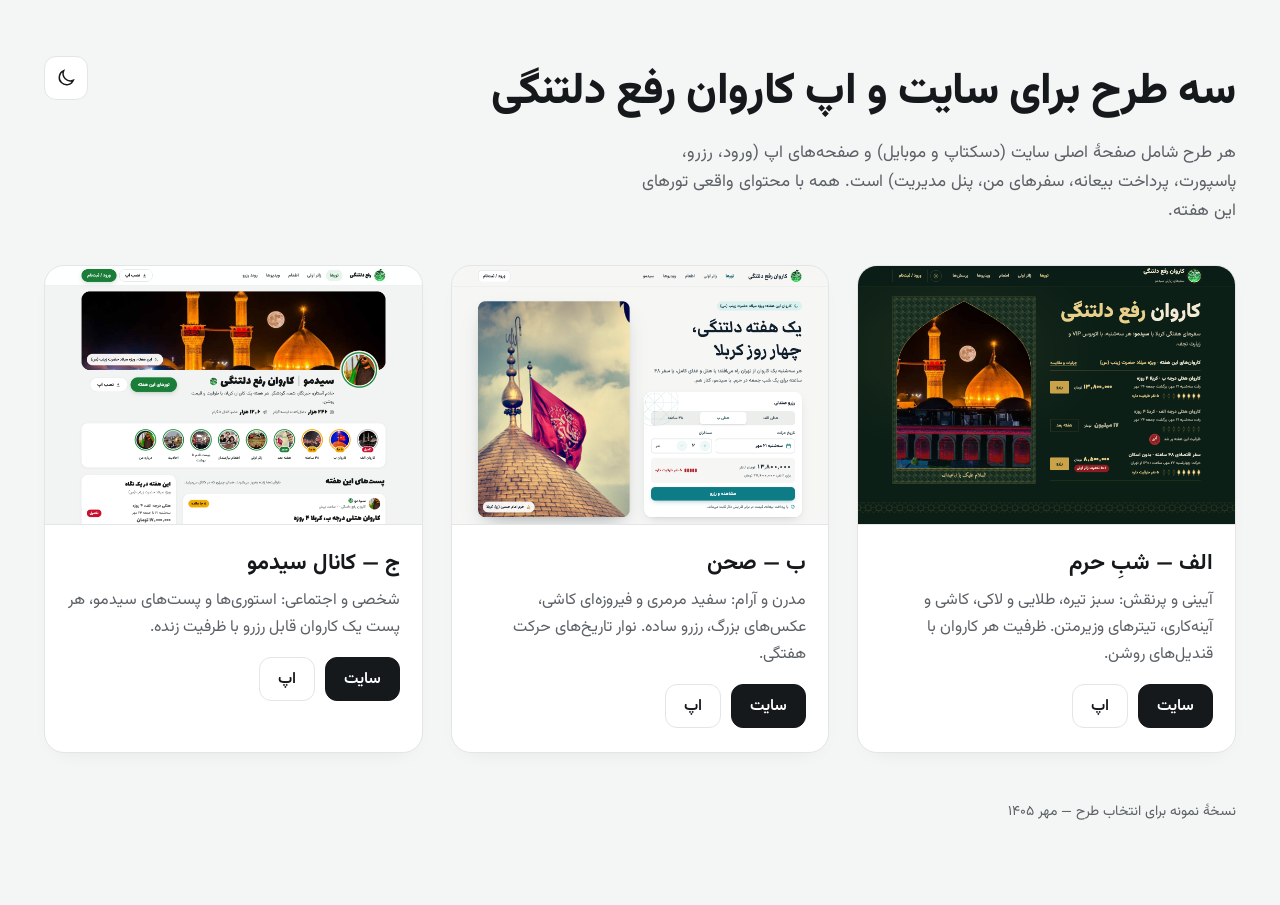
<file: mockups/index.html>
<!doctype html>
<html lang="fa" dir="rtl" data-default-theme="light">
<head>
<meta charset="utf-8">
<meta name="viewport" content="width=device-width, initial-scale=1">
<script src="assets/theme.js"></script>
<title>طرح‌های پیشنهادی — کاروان رفع دلتنگی</title>
<style>
@font-face{font-family:Vazirmatn;src:url(assets/fonts/Vazirmatn.ttf) format("truetype");font-weight:100 900;font-display:swap}
:root{--ink:#16191b;--muted:#5b6166;--line:#e3e5e6;--bg:#f4f5f5;--card:#fff;--focus:#0e7c86;--btn:#16191b;--btn-ink:#fff}
html[data-theme="dark"]{--ink:#e9ecea;--muted:#a3aaa6;--line:#2a312d;--bg:#101412;--card:#171c19;--focus:#2bb3bd;--btn:#e9ecea;--btn-ink:#101412}
body,article,a.btn{transition:background-color .2s,color .2s,border-color .2s}@media (prefers-reduced-motion:reduce){body,article,a.btn{transition:none}}
*{box-sizing:border-box}
body{margin:0;font-family:Vazirmatn,system-ui,sans-serif;color:var(--ink);background:var(--bg);line-height:1.7}
::selection{background:#0e7c8633}
main{max-width:1240px;margin:0 auto;padding:clamp(28px,6vw,56px) clamp(16px,4vw,24px) 80px}
h1{font-size:clamp(28px,4vw,44px);margin:0 0 8px;font-weight:800;letter-spacing:-.01em}
.lead{color:var(--muted);margin:0 0 40px;max-width:62ch;font-size:17px}
.grid{display:grid;grid-template-columns:repeat(auto-fit,minmax(min(340px,100%),1fr));gap:28px}
article{background:var(--card);border:1px solid var(--line);border-radius:20px;overflow:hidden;box-shadow:0 8px 24px -16px #0002}
.shot{aspect-ratio:16/11;background:#ddd center top/cover no-repeat;border-bottom:1px solid var(--line)}
.body{padding:20px 22px 24px}
h2{margin:0 0 4px;font-size:22px}
p{margin:0 0 16px;color:var(--muted)}
.links{display:flex;flex-wrap:wrap;gap:10px}
a.btn{display:inline-flex;align-items:center;min-height:44px;padding:0 18px;border-radius:12px;border:1px solid var(--line);color:var(--ink);text-decoration:none;font-weight:600}
a.btn.primary{background:var(--btn);color:var(--btn-ink);border-color:var(--btn)}
a.btn:hover{border-color:var(--ink)}
a:focus-visible{outline:3px solid var(--focus);outline-offset:2px}
footer{margin-top:48px;color:var(--muted);font-size:14px}
.top{display:flex;justify-content:space-between;align-items:flex-start;gap:16px}
.theme-btn{flex:none;display:inline-grid;place-items:center;width:44px;height:44px;border-radius:12px;border:1px solid var(--line);background:var(--card);color:var(--ink);cursor:pointer}
.theme-btn:hover{border-color:var(--ink)}.theme-btn:focus-visible{outline:3px solid var(--focus);outline-offset:2px}
.theme-btn svg{width:22px;height:22px;fill:none;stroke:currentColor;stroke-width:1.6;stroke-linecap:round}
html[data-theme="dark"] .i-moon,html:not([data-theme="dark"]) .i-sun{display:none}
</style>
</head>
<body>
<main>
  <div class="top"><h1>سه طرح برای سایت و اپ کاروان رفع دلتنگی</h1><button class="theme-btn" type="button" data-theme-toggle aria-pressed="false" aria-label="رفتن به حالت تیره"><svg class="i-moon" viewBox="0 0 24 24" aria-hidden="true"><path d="M20 14.5A8 8 0 0 1 9.5 4a8 8 0 1 0 10.5 10.5z"/></svg><svg class="i-sun" viewBox="0 0 24 24" aria-hidden="true"><circle cx="12" cy="12" r="4"/><path d="M12 2.5v2M12 19.5v2M2.5 12h2M19.5 12h2M5.3 5.3l1.4 1.4M17.3 17.3l1.4 1.4M5.3 18.7l1.4-1.4M17.3 6.7l1.4-1.4"/></svg></button></div>
  <p class="lead">هر طرح شامل صفحهٔ اصلی سایت (دسکتاپ و موبایل) و صفحه‌های اپ (ورود، رزرو، پاسپورت، پرداخت بیعانه، سفرهای من، پنل مدیریت) است. همه با محتوای واقعی تورهای این هفته.</p>
  <div class="grid">
    <article>
      <div class="shot" style="background-image:url(a-sacred/shots/desktop.png)"></div>
      <div class="body">
        <h2>الف — شبِ حرم</h2>
        <p>آیینی و پرنقش: سبز تیره، طلایی و لاکی، کاشی و آینه‌کاری، تیترهای وزیرمتن. ظرفیت هر کاروان با قندیل‌های روشن.</p>
        <div class="links"><a class="btn primary" href="a-sacred/index.html">سایت</a><a class="btn" href="a-sacred/app.html">اپ</a></div>
      </div>
    </article>
    <article>
      <div class="shot" style="background-image:url(b-calm/shots/desktop.png)"></div>
      <div class="body">
        <h2>ب — صحن</h2>
        <p>مدرن و آرام: سفید مرمری و فیروزه‌ای کاشی، عکس‌های بزرگ، رزرو ساده. نوار تاریخ‌های حرکت هفتگی.</p>
        <div class="links"><a class="btn primary" href="b-calm/index.html">سایت</a><a class="btn" href="b-calm/app.html">اپ</a></div>
      </div>
    </article>
    <article>
      <div class="shot" style="background-image:url(c-social/shots/desktop.png)"></div>
      <div class="body">
        <h2>ج — کانال سیدمو</h2>
        <p>شخصی و اجتماعی: استوری‌ها و پست‌های سیدمو، هر پست یک کاروان قابل رزرو با ظرفیت زنده.</p>
        <div class="links"><a class="btn primary" href="c-social/index.html">سایت</a><a class="btn" href="c-social/app.html">اپ</a></div>
      </div>
    </article>
  </div>
  <footer>نسخهٔ نمونه برای انتخاب طرح — مهر ۱۴۰۵</footer>
</main>
</body>
</html>
</file>
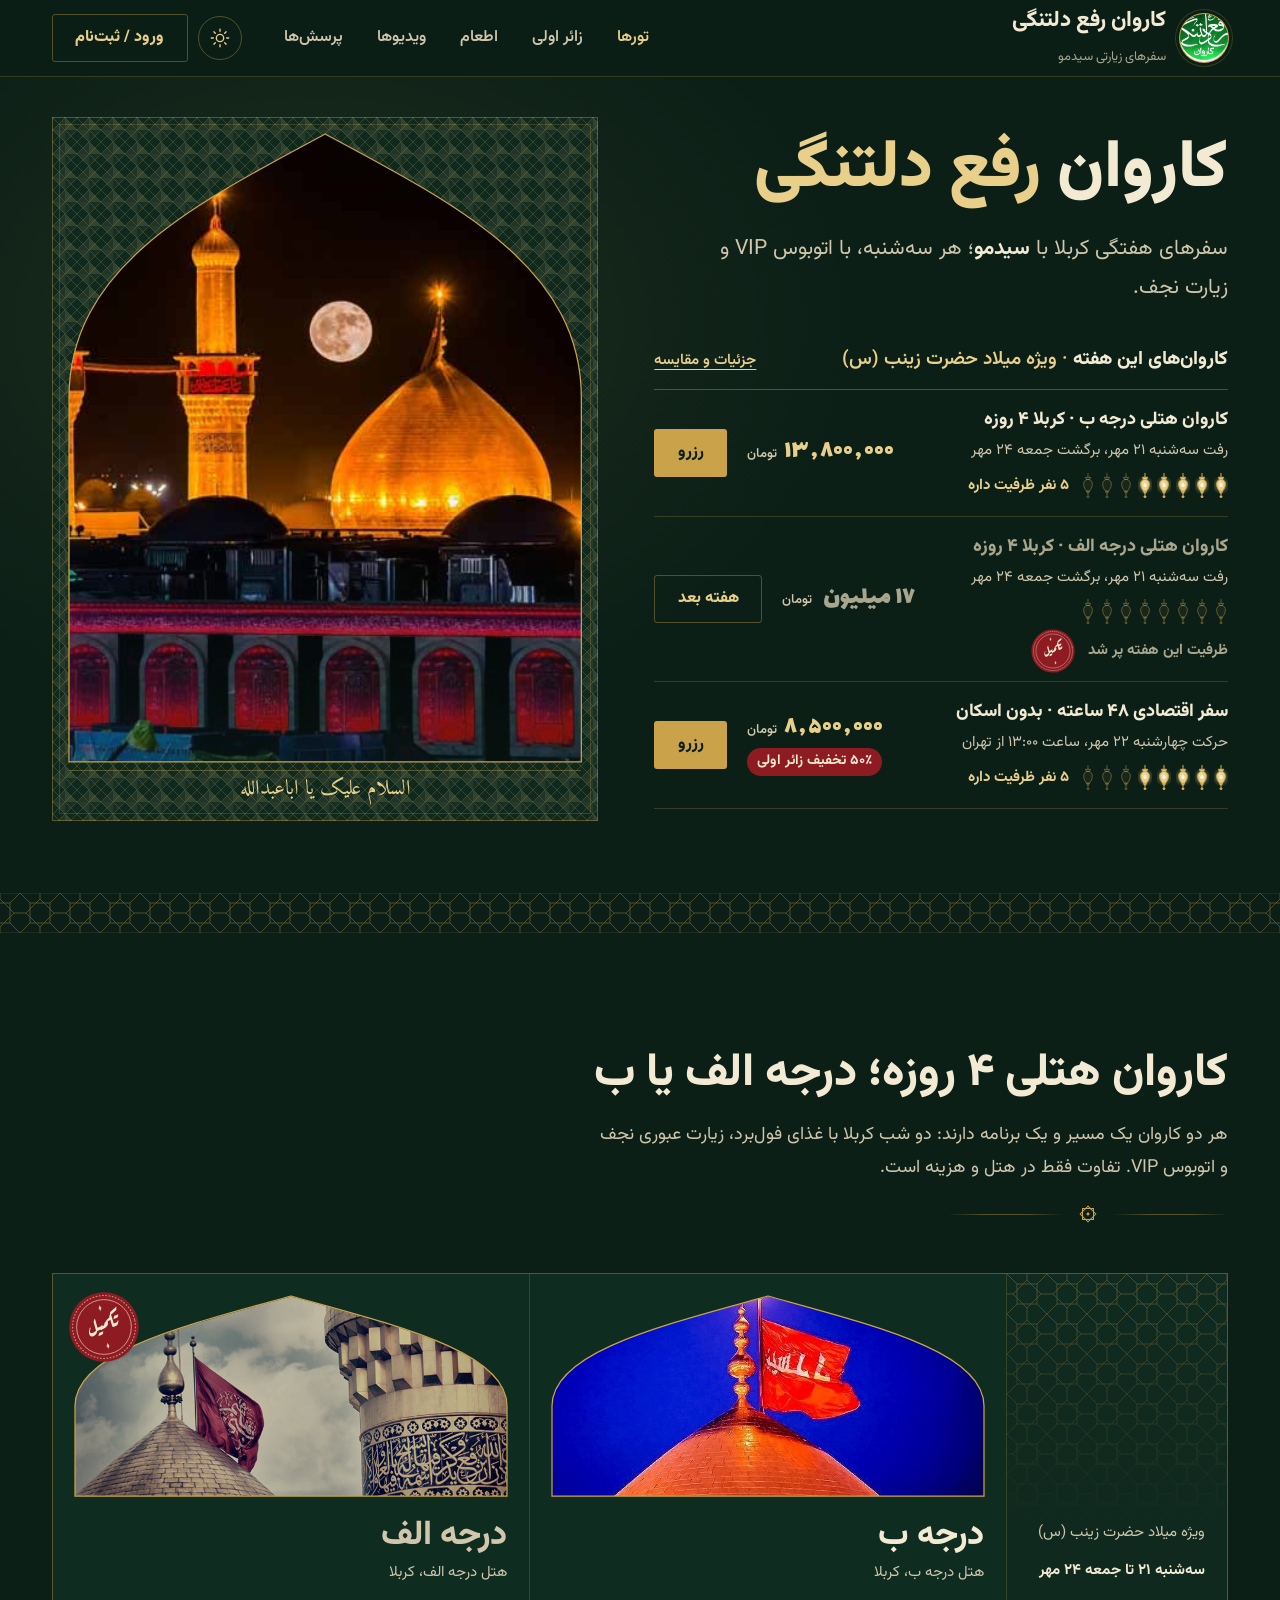
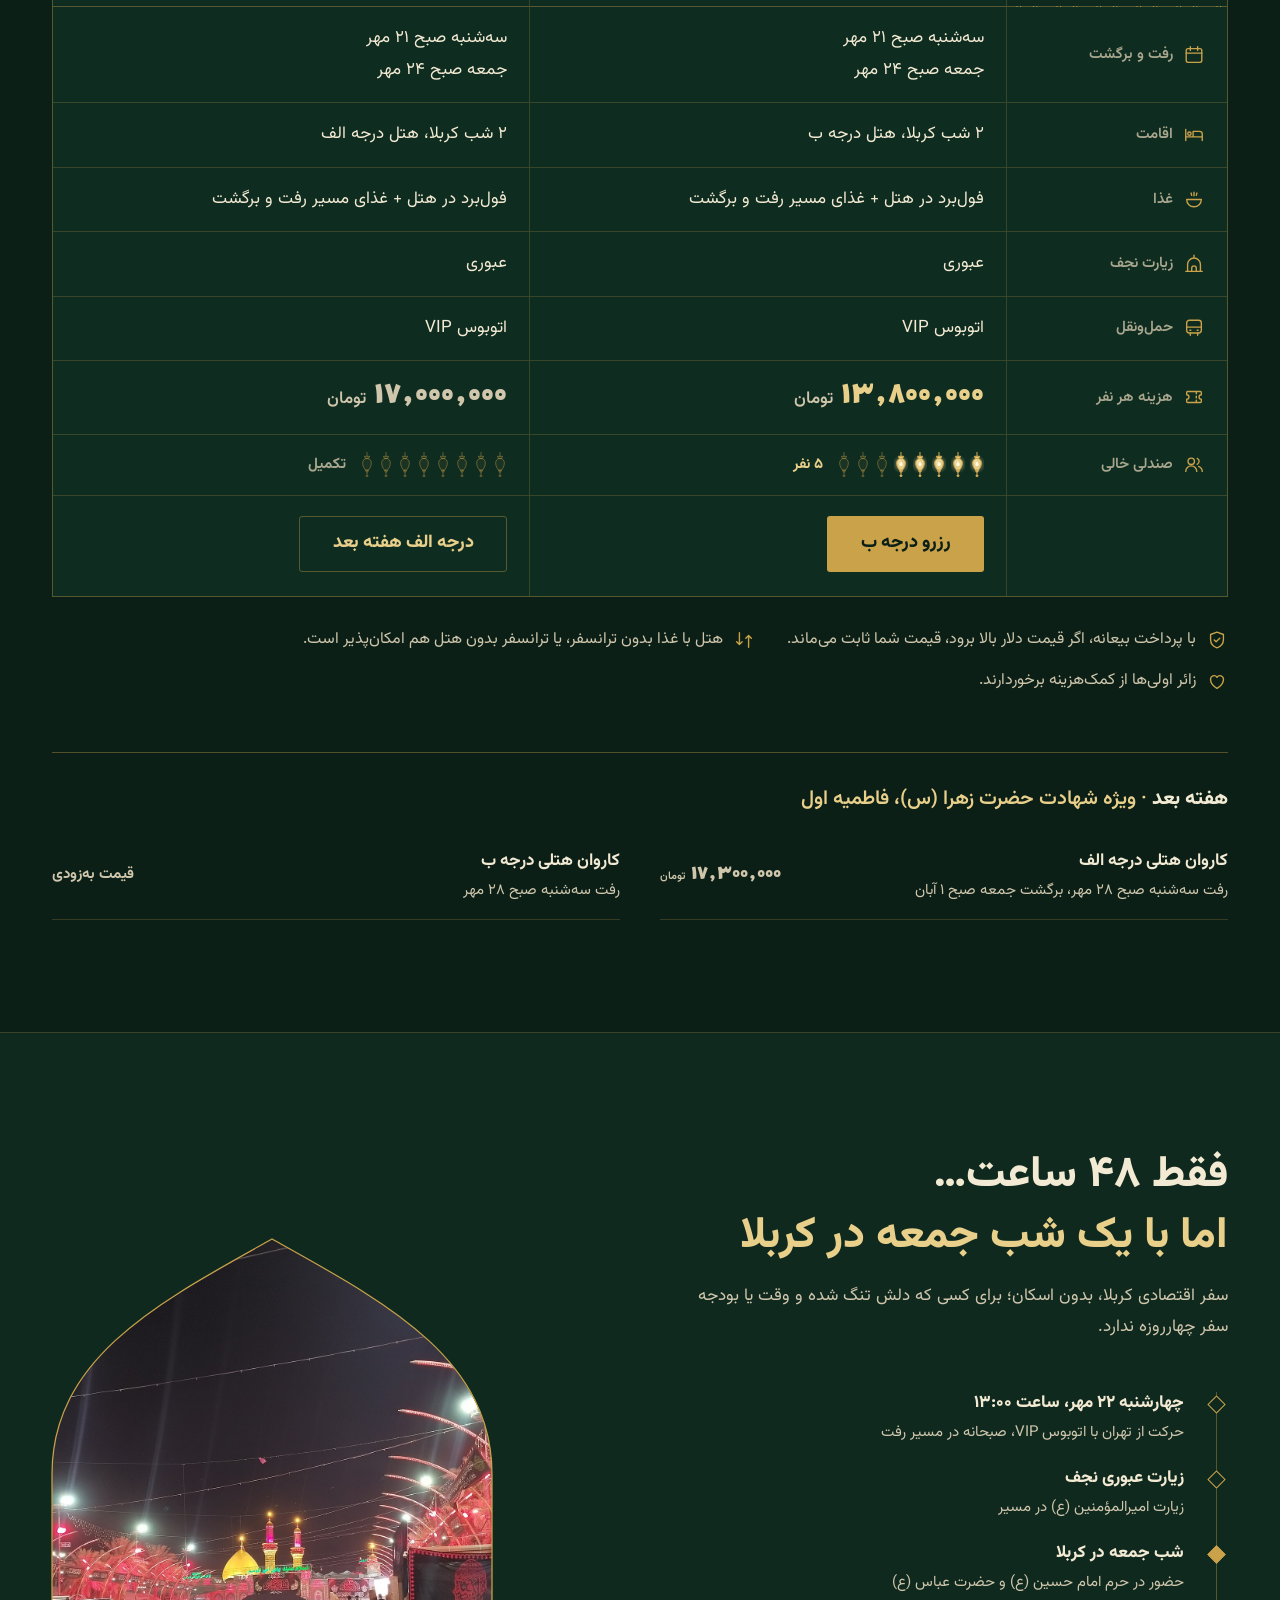
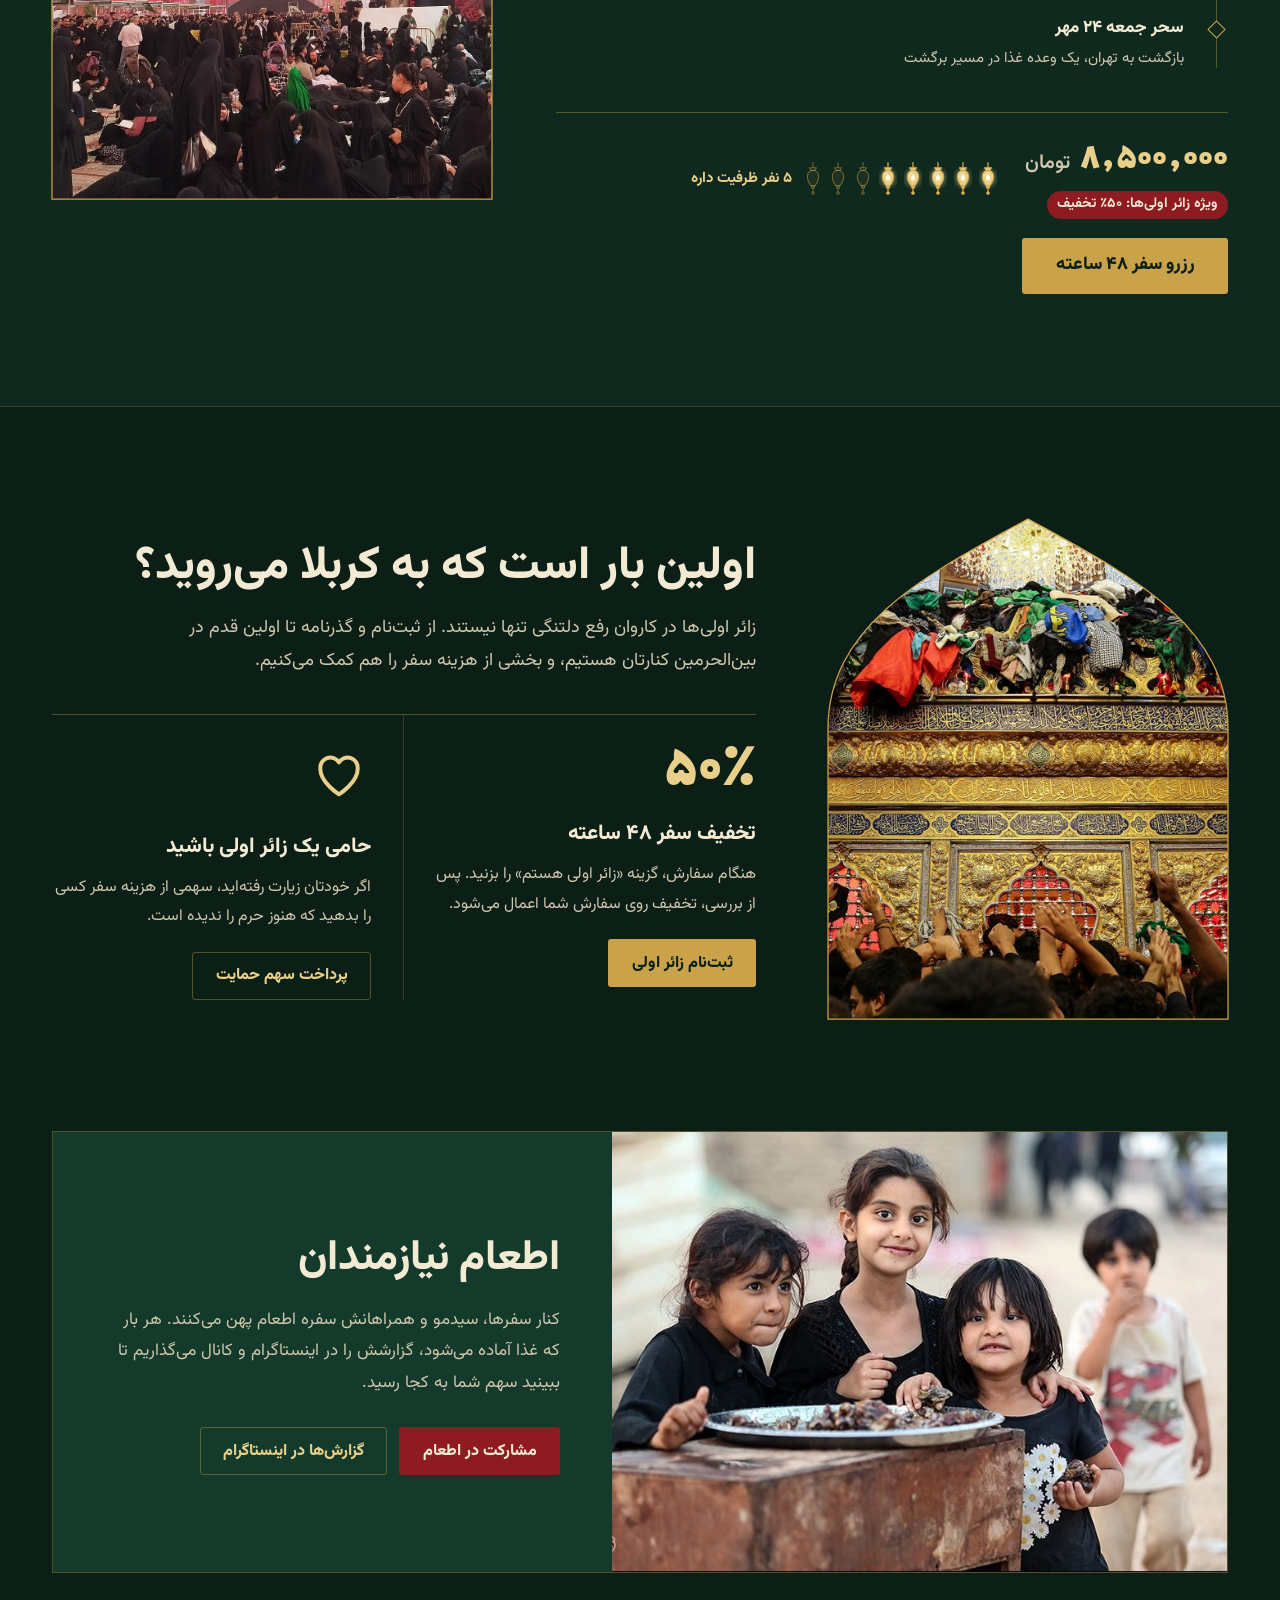
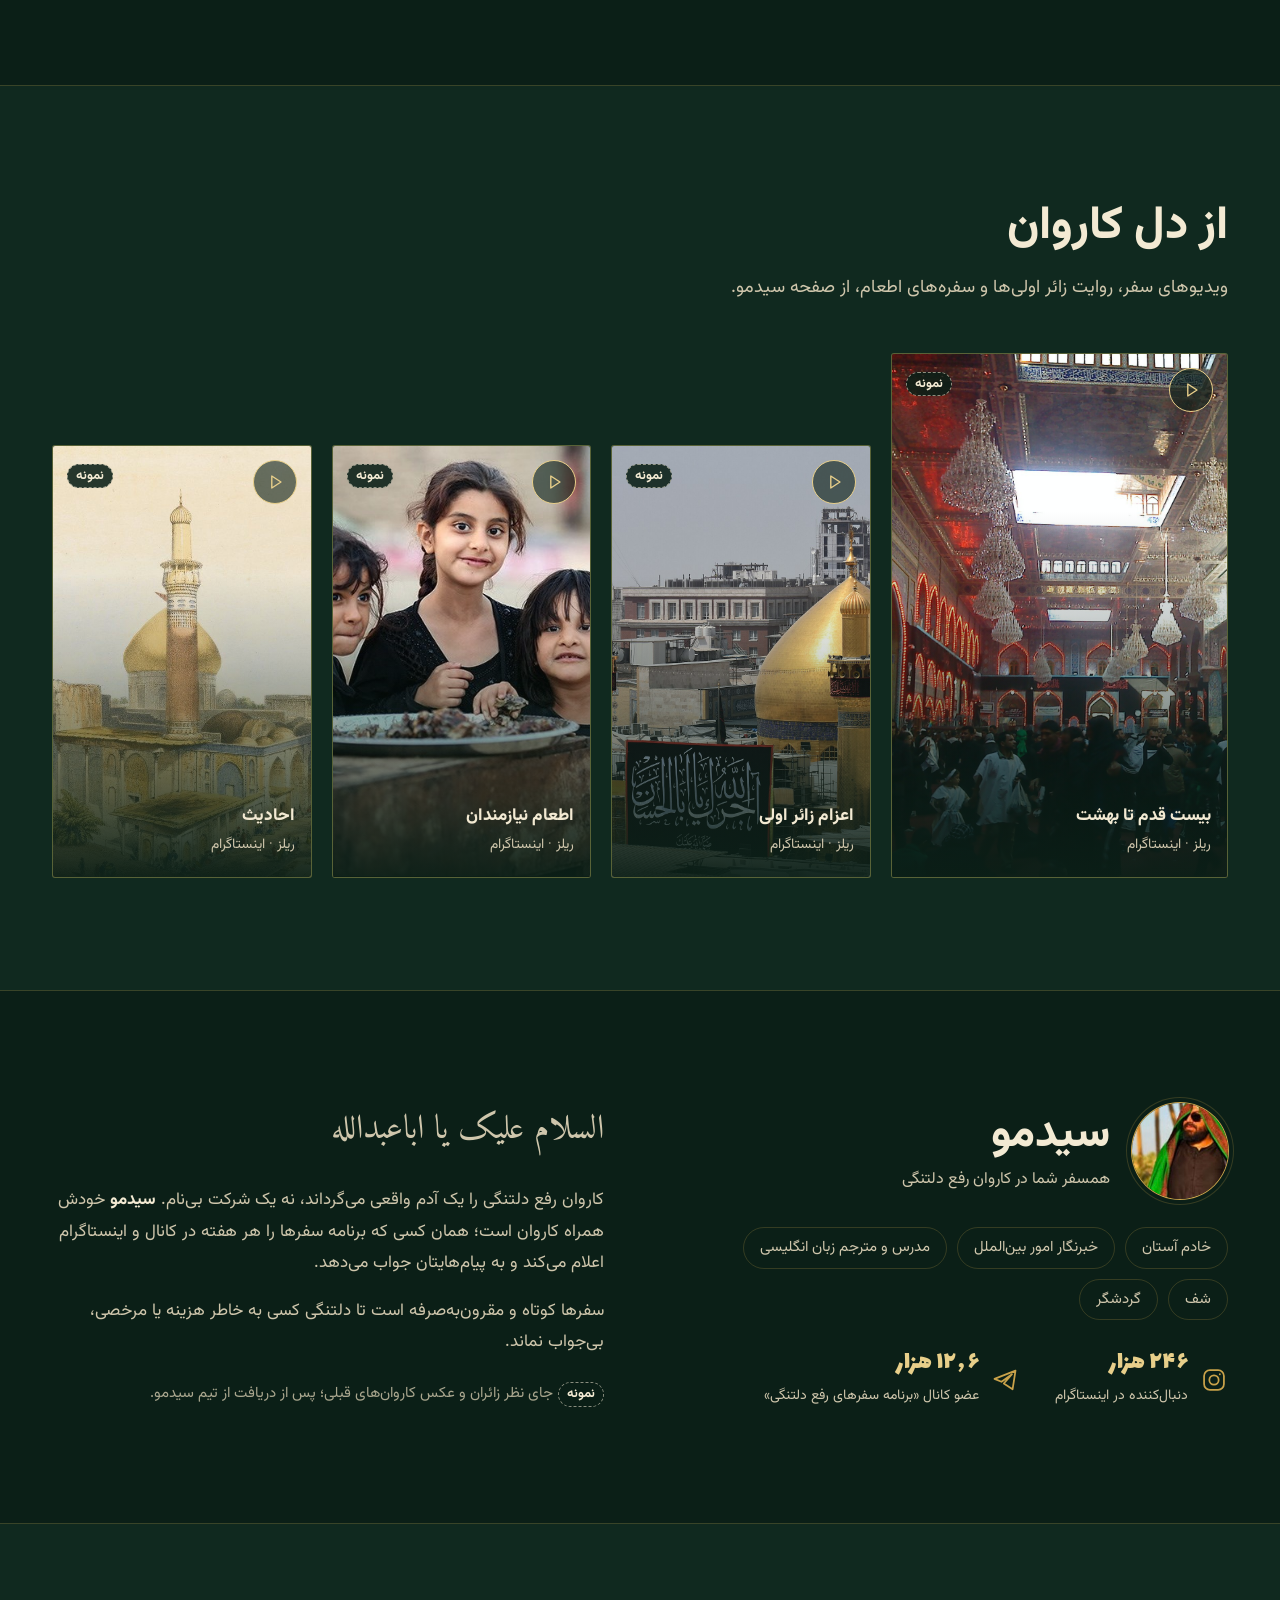
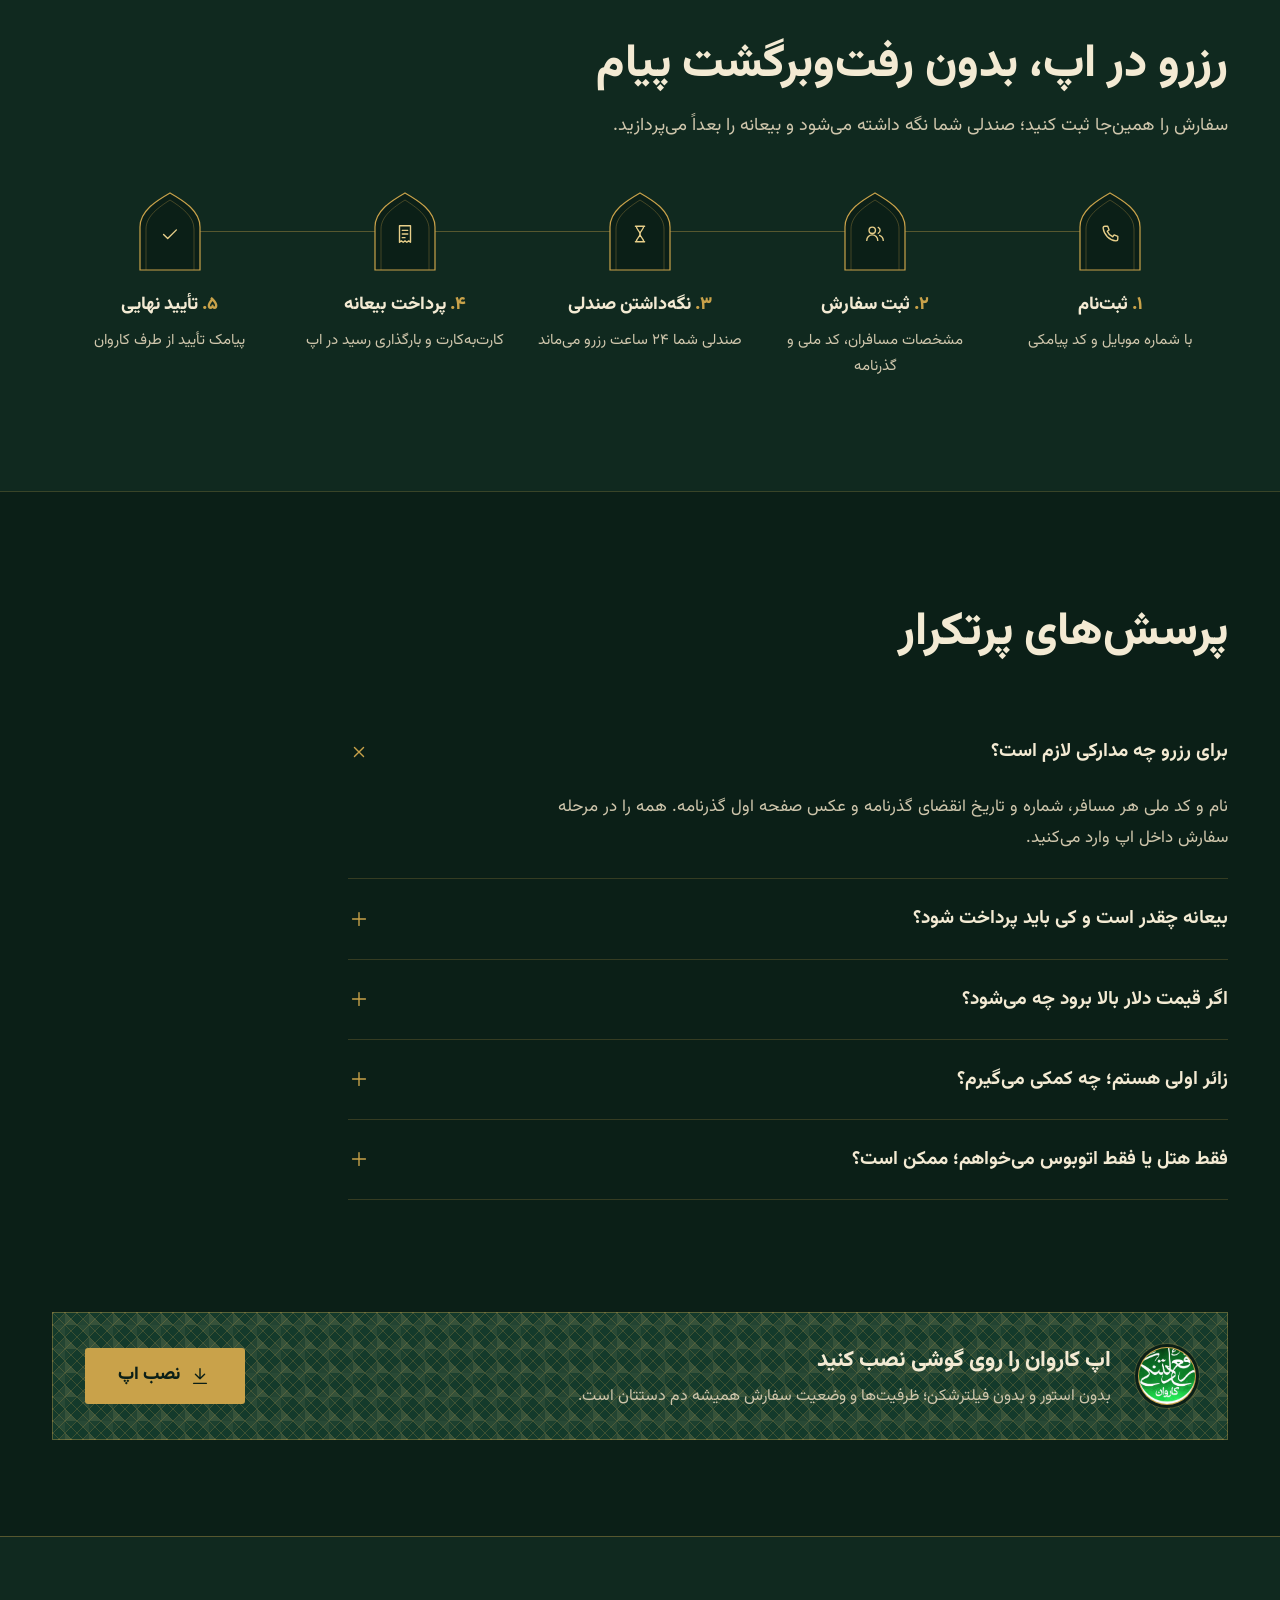
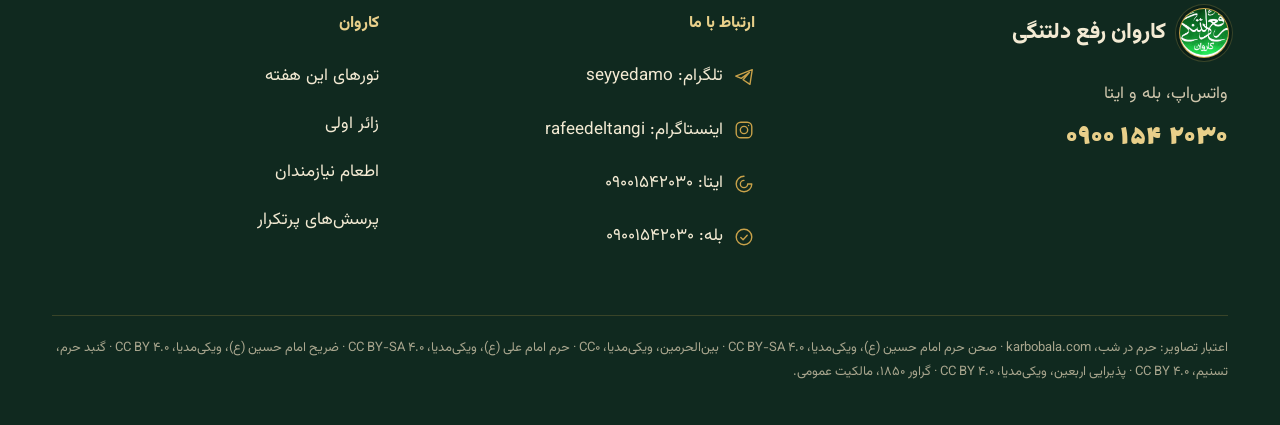
<file: mockups/a-sacred/index.html>
<!doctype html>
<html lang="fa" dir="rtl" data-default-theme="dark">
<head>
<meta charset="utf-8">
<meta name="viewport" content="width=device-width, initial-scale=1, viewport-fit=cover">
<meta name="theme-color" content="#0B1F17">
<meta name="color-scheme" content="dark light">
<script src="../assets/theme.js"></script>
<title>کاروان رفع دلتنگی · سفرهای هفتگی کربلا با سیدمو</title>
<link rel="stylesheet" href="styles.css">
</head>
<body>
<script src="system.js"></script>

<header class="site-header">
  <div class="wrap">
    <a class="brand" href="#top" aria-label="کاروان رفع دلتنگی، صفحه اصلی">
      <span class="logo" aria-hidden="true"></span>
      <span><span class="brand-name">کاروان رفع دلتنگی</span><span class="brand-sub">سفرهای زیارتی سیدمو</span></span>
    </a>
    <nav class="nav" aria-label="منوی اصلی">
      <a href="#tours" aria-current="page">تورها</a>
      <a href="#first">زائر اولی</a>
      <a href="#charity">اطعام</a>
      <a href="#videos">ویدیوها</a>
      <a href="#faq">پرسش‌ها</a>
    </nav>
    <div class="header-cta">
      <button class="theme-btn" type="button" data-theme-toggle aria-label="تغییر حالت روشن و تیره"><svg class="ic t-sun" aria-hidden="true"><use href="#i-sun"/></svg><svg class="ic t-moon" aria-hidden="true"><use href="#i-moon2"/></svg></button>
      <a class="btn btn-ghost" href="app.html"><span>ورود<span class="hide-s"> / ثبت‌نام</span></span></a>
      <button class="menu-btn" type="button" aria-label="باز کردن منو"><svg class="ic"><use href="#i-menu"/></svg></button>
    </div>
  </div>
</header>

<main id="top">
  <!-- ============ HERO ============ -->
  <section class="hero">
    <div class="wrap">
      <div class="hero-copy">
        <h1>کاروان <span class="gold">رفع دلتنگی</span></h1>
        <p class="hero-lede">سفرهای هفتگی کربلا با <b>سیدمو</b>؛ هر سه‌شنبه، با اتوبوس VIP و زیارت نجف.</p>

        <div class="week" id="this-week">
          <div class="week-head">
            <h2>کاروان‌های این هفته <span>· ویژه میلاد حضرت زینب (س)</span></h2>
            <a href="#tours">جزئیات و مقایسه</a>
          </div>
          <ul class="week-list">
            <li class="week-row">
              <div class="w-name"><b>کاروان هتلی درجه ب · کربلا ۴ روزه</b><span>رفت سه‌شنبه ۲۱ مهر، برگشت جمعه ۲۴ مهر</span></div>
              <div class="w-lamps"><span class="lamps" data-left="5" data-of="8"></span><span class="seat-note">۵ نفر ظرفیت داره</span></div>
              <div class="w-price"><div class="price">۱۳٬۸۰۰٬۰۰۰<small>تومان</small></div></div>
              <div class="w-btn"><a class="btn" href="app.html">رزرو</a></div>
            </li>
            <li class="week-row is-full">
              <div class="w-name"><b>کاروان هتلی درجه الف · کربلا ۴ روزه</b><span>رفت سه‌شنبه ۲۱ مهر، برگشت جمعه ۲۴ مهر</span></div>
              <div class="w-lamps"><span class="lamps" data-left="0" data-of="8"></span><span class="seat-note full">ظرفیت این هفته پر شد</span><svg class="seal" role="img" aria-label="تکمیل"><use href="#seal"/></svg></div>
              <div class="w-price"><div class="price">۱۷ میلیون <small>تومان</small></div></div>
              <div class="w-btn"><a class="btn btn-ghost" href="#next-week">هفته بعد</a></div>
            </li>
            <li class="week-row">
              <div class="w-name"><b>سفر اقتصادی ۴۸ ساعته · بدون اسکان</b><span>حرکت چهارشنبه ۲۲ مهر، ساعت ۱۳:۰۰ از تهران</span></div>
              <div class="w-lamps"><span class="lamps" data-left="5" data-of="8"></span><span class="seat-note">۵ نفر ظرفیت داره</span></div>
              <div class="w-price"><div class="price">۸٬۵۰۰٬۰۰۰<small>تومان</small></div><span class="tag tag-crimson">۵۰٪ تخفیف زائر اولی</span></div>
              <div class="w-btn"><a class="btn" href="app.html">رزرو</a></div>
            </li>
          </ul>
        </div>
      </div>

      <figure class="pishtaq" style="margin:0">
        <div class="arch tall">
          <div class="arch-photo"><img src="../assets/img/karbala2.jpg" alt="حرم امام حسین (ع) در شب، گنبد طلایی و ماه کامل"></div>
          <svg class="arch-line" data-arch="tall"></svg>
        </div>
        <figcaption class="kitibeh">السلام علیک یا اباعبدالله</figcaption>
      </figure>
    </div>
  </section>

  <div class="girih-band" aria-hidden="true"></div>

  <!-- ============ TOURS: compare ============ -->
  <section class="section" id="tours">
    <div class="wrap">
      <div class="section-head">
        <h2>کاروان هتلی ۴ روزه؛ درجه الف یا ب</h2>
        <p>هر دو کاروان یک مسیر و یک برنامه دارند: دو شب کربلا با غذای فول‌برد، زیارت عبوری نجف و اتوبوس VIP. تفاوت فقط در هتل و هزینه است.</p>
        <div class="rule-star" aria-hidden="true"><svg><use href="#star8"/></svg></div>
      </div>

      <div class="compare" role="table" aria-label="مقایسه کاروان درجه الف و ب">
        <div class="c-top c-corner" role="rowheader">
          <p>ویژه میلاد حضرت زینب (س)</p>
          <p class="c-strong" style="color:var(--ivory)">سه‌شنبه ۲۱ تا جمعه ۲۴ مهر</p>
        </div>
        <div class="c-top c-col" role="columnheader">
          <div class="arch"><div class="arch-photo"><img src="../assets/img/husayn-tasnim.jpg" alt="گنبد حرم امام حسین (ع) و پرچم سرخ در شب" style="object-position:50% 40%"></div><svg class="arch-line"></svg></div>
          <h3>درجه ب</h3>
          <p>هتل درجه ب، کربلا</p>
        </div>
        <div class="c-top c-col is-full-col" role="columnheader" style="position:relative">
          <div class="arch"><div class="arch-photo"><img src="../assets/img/Karbala.jpg" alt="گنبد طلایی حرم با پرچم سرخ در آسمان روز"></div><svg class="arch-line"></svg></div>
          <h3>درجه الف</h3>
          <p>هتل درجه الف، کربلا</p>
          <span class="seal-wrap"><svg class="seal" role="img" aria-label="تکمیل"><use href="#seal"/></svg></span>
        </div>

        <div class="c-label"><svg class="ic"><use href="#i-cal"/></svg>رفت و برگشت</div>
        <div class="c-col">سه‌شنبه صبح ۲۱ مهر<br>جمعه صبح ۲۴ مهر</div>
        <div class="c-col">سه‌شنبه صبح ۲۱ مهر<br>جمعه صبح ۲۴ مهر</div>

        <div class="c-label"><svg class="ic"><use href="#i-bed"/></svg>اقامت</div>
        <div class="c-col">۲ شب کربلا، هتل درجه ب</div>
        <div class="c-col">۲ شب کربلا، هتل درجه الف</div>

        <div class="c-label"><svg class="ic"><use href="#i-food"/></svg>غذا</div>
        <div class="c-col">فول‌برد در هتل + غذای مسیر رفت و برگشت</div>
        <div class="c-col">فول‌برد در هتل + غذای مسیر رفت و برگشت</div>

        <div class="c-label"><svg class="ic"><use href="#i-dome"/></svg>زیارت نجف</div>
        <div class="c-col">عبوری</div>
        <div class="c-col">عبوری</div>

        <div class="c-label"><svg class="ic"><use href="#i-bus"/></svg>حمل‌ونقل</div>
        <div class="c-col">اتوبوس VIP</div>
        <div class="c-col">اتوبوس VIP</div>

        <div class="c-label"><svg class="ic"><use href="#i-ticket"/></svg>هزینه هر نفر</div>
        <div class="c-col c-price"><span class="price">۱۳٬۸۰۰٬۰۰۰<small>تومان</small></span></div>
        <div class="c-col c-price"><span class="price" style="color:var(--ivory-2)">۱۷٬۰۰۰٬۰۰۰<small>تومان</small></span></div>

        <div class="c-label"><svg class="ic"><use href="#i-people"/></svg>صندلی خالی</div>
        <div class="c-col c-seats"><span class="lamps" data-left="5" data-of="8"></span><span class="seat-note">۵ نفر</span></div>
        <div class="c-col c-seats"><span class="lamps" data-left="0" data-of="8"></span><span class="seat-note full">تکمیل</span></div>

        <div class="c-label c-act" aria-hidden="true"></div>
        <div class="c-col c-act"><a class="btn btn-lg" href="app.html">رزرو درجه ب</a></div>
        <div class="c-col c-act"><a class="btn btn-ghost btn-lg" href="#next-week">درجه الف هفته بعد</a></div>
      </div>

      <div class="policies">
        <ul>
          <li><svg class="ic"><use href="#i-shield"/></svg><span>با پرداخت بیعانه، اگر قیمت دلار بالا برود، قیمت شما ثابت می‌ماند.</span></li>
          <li><svg class="ic"><use href="#i-route"/></svg><span>هتل با غذا بدون ترانسفر، یا ترانسفر بدون هتل هم امکان‌پذیر است.</span></li>
          <li><svg class="ic"><use href="#i-heart"/></svg><span>زائر اولی‌ها از کمک‌هزینه برخوردارند.</span></li>
        </ul>
      </div>

      <div class="next-week" id="next-week">
        <h3>هفته بعد <span>· ویژه شهادت حضرت زهرا (س)، فاطمیه اول</span></h3>
        <ul class="nw-list">
          <li><div><b>کاروان هتلی درجه الف</b><span>رفت سه‌شنبه صبح ۲۸ مهر، برگشت جمعه صبح ۱ آبان</span></div><span class="price">۱۷٬۳۰۰٬۰۰۰<small>تومان</small></span></li>
          <li><div><b>کاروان هتلی درجه ب</b><span>رفت سه‌شنبه صبح ۲۸ مهر</span></div><span class="soon">قیمت به‌زودی</span></li>
        </ul>
      </div>
    </div>
  </section>

  <!-- ============ 48h ============ -->
  <section class="section panel" id="trip48">
    <div class="wrap trip48">
      <div>
        <blockquote>فقط ۴۸ ساعت…<br><em>اما با یک شب جمعه در کربلا</em></blockquote>
        <p style="margin-top:14px;color:var(--ivory-2);max-width:56ch">سفر اقتصادی کربلا، بدون اسکان؛ برای کسی که دلش تنگ شده و وقت یا بودجه سفر چهارروزه ندارد.</p>
        <ol class="timeline">
          <li><b>چهارشنبه ۲۲ مهر، ساعت ۱۳:۰۰</b><span>حرکت از تهران با اتوبوس VIP، صبحانه در مسیر رفت</span></li>
          <li><b>زیارت عبوری نجف</b><span>زیارت امیرالمؤمنین (ع) در مسیر</span></li>
          <li class="star"><b>شب جمعه در کربلا</b><span>حضور در حرم امام حسین (ع) و حضرت عباس (ع)</span></li>
          <li><b>سحر جمعه ۲۴ مهر</b><span>بازگشت به تهران، یک وعده غذا در مسیر برگشت</span></li>
        </ol>
        <div class="trip48-buy">
          <div><div class="price">۸٬۵۰۰٬۰۰۰<small>تومان</small></div><span class="tag tag-crimson" style="margin-top:6px">ویژه زائر اولی‌ها: ۵۰٪ تخفیف</span></div>
          <div style="display:flex;align-items:center;gap:12px"><span class="lamps lamps-lg" data-left="5" data-of="8"></span><span class="seat-note">۵ نفر ظرفیت داره</span></div>
          <a class="btn btn-lg" href="app.html">رزرو سفر ۴۸ ساعته</a>
        </div>
      </div>
      <div class="arch tall"><div class="arch-photo"><img src="../assets/img/abbas-bayn-alharamayn.jpg" alt="بین‌الحرمین در شب، زائران و گنبد حرم" style="object-position:45% 60%"></div><svg class="arch-line" data-arch="tall"></svg></div>
    </div>
  </section>

  <!-- ============ FIRST PILGRIM ============ -->
  <section class="section" id="first">
    <div class="wrap first">
      <div class="arch tall"><div class="arch-photo"><img src="../assets/img/inside-husayn.jpg" alt="ضریح امام حسین (ع) و دست‌های زائران" style="object-position:50% 70%"></div><svg class="arch-line" data-arch="tall"></svg></div>
      <div>
        <div class="section-head" style="margin-bottom:0">
          <h2>اولین بار است که به کربلا می‌روید؟</h2>
          <p>زائر اولی‌ها در کاروان رفع دلتنگی تنها نیستند. از ثبت‌نام و گذرنامه تا اولین قدم در بین‌الحرمین کنارتان هستیم، و بخشی از هزینه سفر را هم کمک می‌کنیم.</p>
        </div>
        <div class="first-offers">
          <div>
            <div class="big">۵۰٪</div>
            <h3>تخفیف سفر ۴۸ ساعته</h3>
            <p>هنگام سفارش، گزینه «زائر اولی هستم» را بزنید. پس از بررسی، تخفیف روی سفارش شما اعمال می‌شود.</p>
            <a class="btn" href="app.html">ثبت‌نام زائر اولی</a>
          </div>
          <div>
            <svg class="ic ic-l" style="color:var(--gold-light);width:64px;height:64px"><use href="#i-heart"/></svg>
            <h3>حامی یک زائر اولی باشید</h3>
            <p>اگر خودتان زیارت رفته‌اید، سهمی از هزینه سفر کسی را بدهید که هنوز حرم را ندیده است.</p>
            <a class="btn btn-ghost" href="#">پرداخت سهم حمایت</a>
          </div>
        </div>
      </div>
    </div>
  </section>

  <!-- ============ CHARITY ============ -->
  <section class="section" id="charity" style="padding-top:0">
    <div class="wrap">
      <div class="charity">
        <div class="charity-photo"><img src="../assets/img/arbaeen-walk.jpg" alt="کودکان در حال پذیرایی از زائران در مسیر اربعین"></div>
        <div class="charity-body">
          <h2>اطعام نیازمندان</h2>
          <p>کنار سفرها، سیدمو و همراهانش سفره اطعام پهن می‌کنند. هر بار که غذا آماده می‌شود، گزارشش را در اینستاگرام و کانال می‌گذاریم تا ببینید سهم شما به کجا رسید.</p>
          <div class="row">
            <a class="btn btn-crimson" href="#">مشارکت در اطعام</a>
            <a class="btn btn-ghost" href="https://instagram.com/seyyedamo">گزارش‌ها در اینستاگرام</a>
          </div>
        </div>
      </div>
    </div>
  </section>

  <!-- ============ VIDEOS ============ -->
  <section class="section panel" id="videos">
    <div class="wrap">
      <div class="section-head">
        <h2>از دل کاروان</h2>
        <p>ویدیوهای سفر، روایت زائر اولی‌ها و سفره‌های اطعام، از صفحه سیدمو.</p>
      </div>
      <div class="reels">
        <a class="reel" href="#"><img src="../assets/img/courtyard-husayn.jpg" alt="" style="object-position:30% 50%"><span class="play"><svg class="ic"><use href="#i-play"/></svg></span><span class="tag tag-sample">نمونه</span><span class="r-meta"><b>بیست قدم تا بهشت</b><span>ریلز · اینستاگرام</span></span></a>
        <a class="reel" href="#"><img src="../assets/img/najaf-2023.jpg" alt=""><span class="play"><svg class="ic"><use href="#i-play"/></svg></span><span class="tag tag-sample">نمونه</span><span class="r-meta"><b>اعزام زائر اولی</b><span>ریلز · اینستاگرام</span></span></a>
        <a class="reel" href="#"><img src="../assets/img/arbaeen-walk.jpg" alt="" style="object-position:40% 50%"><span class="play"><svg class="ic"><use href="#i-play"/></svg></span><span class="tag tag-sample">نمونه</span><span class="r-meta"><b>اطعام نیازمندان</b><span>ریلز · اینستاگرام</span></span></a>
        <a class="reel" href="#"><img src="../assets/img/husayn-1850.jpg" alt=""><span class="play"><svg class="ic"><use href="#i-play"/></svg></span><span class="tag tag-sample">نمونه</span><span class="r-meta"><b>احادیث</b><span>ریلز · اینستاگرام</span></span></a>
      </div>
    </div>
  </section>

  <!-- ============ ABOUT ============ -->
  <section class="section" id="about">
    <div class="wrap about">
      <div>
        <div class="about-id">
          <div class="avatar" style="width:96px;height:96px"><img src="../assets/img/seyyedamo-avatar.jpg" alt="سیدمو با شال سبز"></div>
          <div><h2>سیدمو</h2><p>همسفر شما در کاروان رفع دلتنگی</p></div>
        </div>
        <ul class="roles">
          <li>خادم آستان</li><li>خبرنگار امور بین‌الملل</li><li>مدرس و مترجم زبان انگلیسی</li><li>شف</li><li>گردشگر</li>
        </ul>
        <div class="reach">
          <a href="https://instagram.com/seyyedamo"><svg class="ic ic-l"><use href="#i-insta"/></svg><div><b>۲۴۶ هزار</b><span>دنبال‌کننده در اینستاگرام</span></div></a>
          <a href="https://t.me/seyyedamo"><svg class="ic ic-l"><use href="#i-send"/></svg><div><b>۱۲٫۶ هزار</b><span>عضو کانال «برنامه سفرهای رفع دلتنگی»</span></div></a>
        </div>
      </div>
      <div class="about-text">
        <p class="about-quote">السلام علیک یا اباعبدالله</p>
        <p>کاروان رفع دلتنگی را یک آدم واقعی می‌گرداند، نه یک شرکت بی‌نام. <strong>سیدمو</strong> خودش همراه کاروان است؛ همان کسی که برنامه سفرها را هر هفته در کانال و اینستاگرام اعلام می‌کند و به پیام‌هایتان جواب می‌دهد.</p>
        <p>سفرها کوتاه و مقرون‌به‌صرفه است تا دلتنگی کسی به خاطر هزینه یا مرخصی، بی‌جواب نماند.</p>
        <p style="margin-top:20px"><span class="tag tag-sample">نمونه</span> <span style="color:var(--ivory-3);font-size:15px">جای نظر زائران و عکس کاروان‌های قبلی؛ پس از دریافت از تیم سیدمو.</span></p>
      </div>
    </div>
  </section>

  <!-- ============ HOW ============ -->
  <section class="section panel" id="how">
    <div class="wrap">
      <div class="section-head">
        <h2>رزرو در اپ، بدون رفت‌وبرگشت پیام</h2>
        <p>سفارش را همین‌جا ثبت کنید؛ صندلی شما نگه داشته می‌شود و بیعانه را بعداً می‌پردازید.</p>
      </div>
      <ol class="steps">
        <li><div class="s-arch"><svg class="frame"><use href="#arch-frame"/></svg><svg class="ic"><use href="#i-phone"/></svg></div><b>ثبت‌نام</b><span>با شماره موبایل و کد پیامکی</span></li>
        <li><div class="s-arch"><svg class="frame"><use href="#arch-frame"/></svg><svg class="ic"><use href="#i-people"/></svg></div><b>ثبت سفارش</b><span>مشخصات مسافران، کد ملی و گذرنامه</span></li>
        <li><div class="s-arch"><svg class="frame"><use href="#arch-frame"/></svg><svg class="ic"><use href="#i-hourglass"/></svg></div><b>نگه‌داشتن صندلی</b><span>صندلی شما ۲۴ ساعت رزرو می‌ماند</span></li>
        <li><div class="s-arch"><svg class="frame"><use href="#arch-frame"/></svg><svg class="ic"><use href="#i-receipt"/></svg></div><b>پرداخت بیعانه</b><span>کارت‌به‌کارت و بارگذاری رسید در اپ</span></li>
        <li><div class="s-arch"><svg class="frame"><use href="#arch-frame"/></svg><svg class="ic"><use href="#i-check"/></svg></div><b>تأیید نهایی</b><span>پیامک تأیید از طرف کاروان</span></li>
      </ol>
    </div>
  </section>

  <!-- ============ FAQ ============ -->
  <section class="section" id="faq">
    <div class="wrap">
      <div class="section-head"><h2>پرسش‌های پرتکرار</h2></div>
      <div class="faq">
        <details open><summary>برای رزرو چه مدارکی لازم است؟<svg class="ic"><use href="#i-plus"/></svg></summary><p>نام و کد ملی هر مسافر، شماره و تاریخ انقضای گذرنامه و عکس صفحه اول گذرنامه. همه را در مرحله سفارش داخل اپ وارد می‌کنید.</p></details>
        <details><summary>بیعانه چقدر است و کی باید پرداخت شود؟<svg class="ic"><use href="#i-plus"/></svg></summary><p>مبلغ بیعانه هنگام ثبت سفارش نمایش داده می‌شود. صندلی شما ۲۴ ساعت نگه داشته می‌شود؛ در این مدت کارت‌به‌کارت کنید و عکس رسید را در اپ بارگذاری کنید.</p></details>
        <details><summary>اگر قیمت دلار بالا برود چه می‌شود؟<svg class="ic"><use href="#i-plus"/></svg></summary><p>با پرداخت بیعانه، قیمت سفر شما ثابت می‌ماند.</p></details>
        <details><summary>زائر اولی هستم؛ چه کمکی می‌گیرم؟<svg class="ic"><use href="#i-plus"/></svg></summary><p>زائر اولی‌ها از کمک‌هزینه برخوردارند و در سفر ۴۸ ساعته ۵۰٪ تخفیف دارند. در فرم سفارش گزینه «زائر اولی هستم» را فعال کنید.</p></details>
        <details><summary>فقط هتل یا فقط اتوبوس می‌خواهم؛ ممکن است؟<svg class="ic"><use href="#i-plus"/></svg></summary><p>بله. هتل با غذا بدون ترانسفر و ترانسفر بدون هتل هم امکان‌پذیر است. برای هماهنگی با شماره ۰۹۰۰۱۵۴۲۰۳۰ پیام دهید.</p></details>
      </div>
    </div>
  </section>

  <div class="wrap">
    <div class="install">
      <span class="logo" style="--d:56px" aria-hidden="true"></span>
      <div><h3>اپ کاروان را روی گوشی نصب کنید</h3><p>بدون استور و بدون فیلترشکن؛ ظرفیت‌ها و وضعیت سفارش همیشه دم دستتان است.</p></div>
      <a class="btn btn-lg" href="app.html"><svg class="ic"><use href="#i-download"/></svg>نصب اپ</a>
    </div>
  </div>
</main>

<footer class="footer">
  <div class="wrap">
    <div class="footer-grid">
      <div>
        <a class="brand" href="#top"><span class="logo" aria-hidden="true"></span><span class="brand-name">کاروان رفع دلتنگی</span></a>
        <p style="margin-top:22px;color:var(--ivory-2)">واتس‌اپ، بله و ایتا</p>
        <a class="tel" href="tel:09001542030" style="text-decoration:none">۰۹۰۰ ۱۵۴ ۲۰۳۰</a>
      </div>
      <div>
        <h4>ارتباط با ما</h4>
        <ul>
          <li><a href="https://t.me/seyyedamo"><svg class="ic"><use href="#i-send"/></svg>تلگرام: seyyedamo</a></li>
          <li><a href="https://instagram.com/rafeedeltangi"><svg class="ic"><use href="#i-insta"/></svg>اینستاگرام: rafeedeltangi</a></li>
          <li><a href="#"><svg class="ic"><use href="#i-eitaa"/></svg>ایتا: ۰۹۰۰۱۵۴۲۰۳۰</a></li>
          <li><a href="#"><svg class="ic"><use href="#i-bale"/></svg>بله: ۰۹۰۰۱۵۴۲۰۳۰</a></li>
        </ul>
      </div>
      <div>
        <h4>کاروان</h4>
        <ul>
          <li><a href="#tours">تورهای این هفته</a></li>
          <li><a href="#first">زائر اولی</a></li>
          <li><a href="#charity">اطعام نیازمندان</a></li>
          <li><a href="#faq">پرسش‌های پرتکرار</a></li>
        </ul>
      </div>
    </div>
    <p class="credits">اعتبار تصاویر: حرم در شب، karbobala.com · صحن حرم امام حسین (ع)، ویکی‌مدیا، CC BY-SA 4.0 · بین‌الحرمین، ویکی‌مدیا، CC0 · حرم امام علی (ع)، ویکی‌مدیا، CC BY-SA 4.0 · ضریح امام حسین (ع)، ویکی‌مدیا، CC BY 4.0 · گنبد حرم، تسنیم، CC BY 4.0 · پذیرایی اربعین، ویکی‌مدیا، CC BY 4.0 · گراور ۱۸۵۰، مالکیت عمومی.</p>
  </div>
</footer>
</body>
</html>
</file>
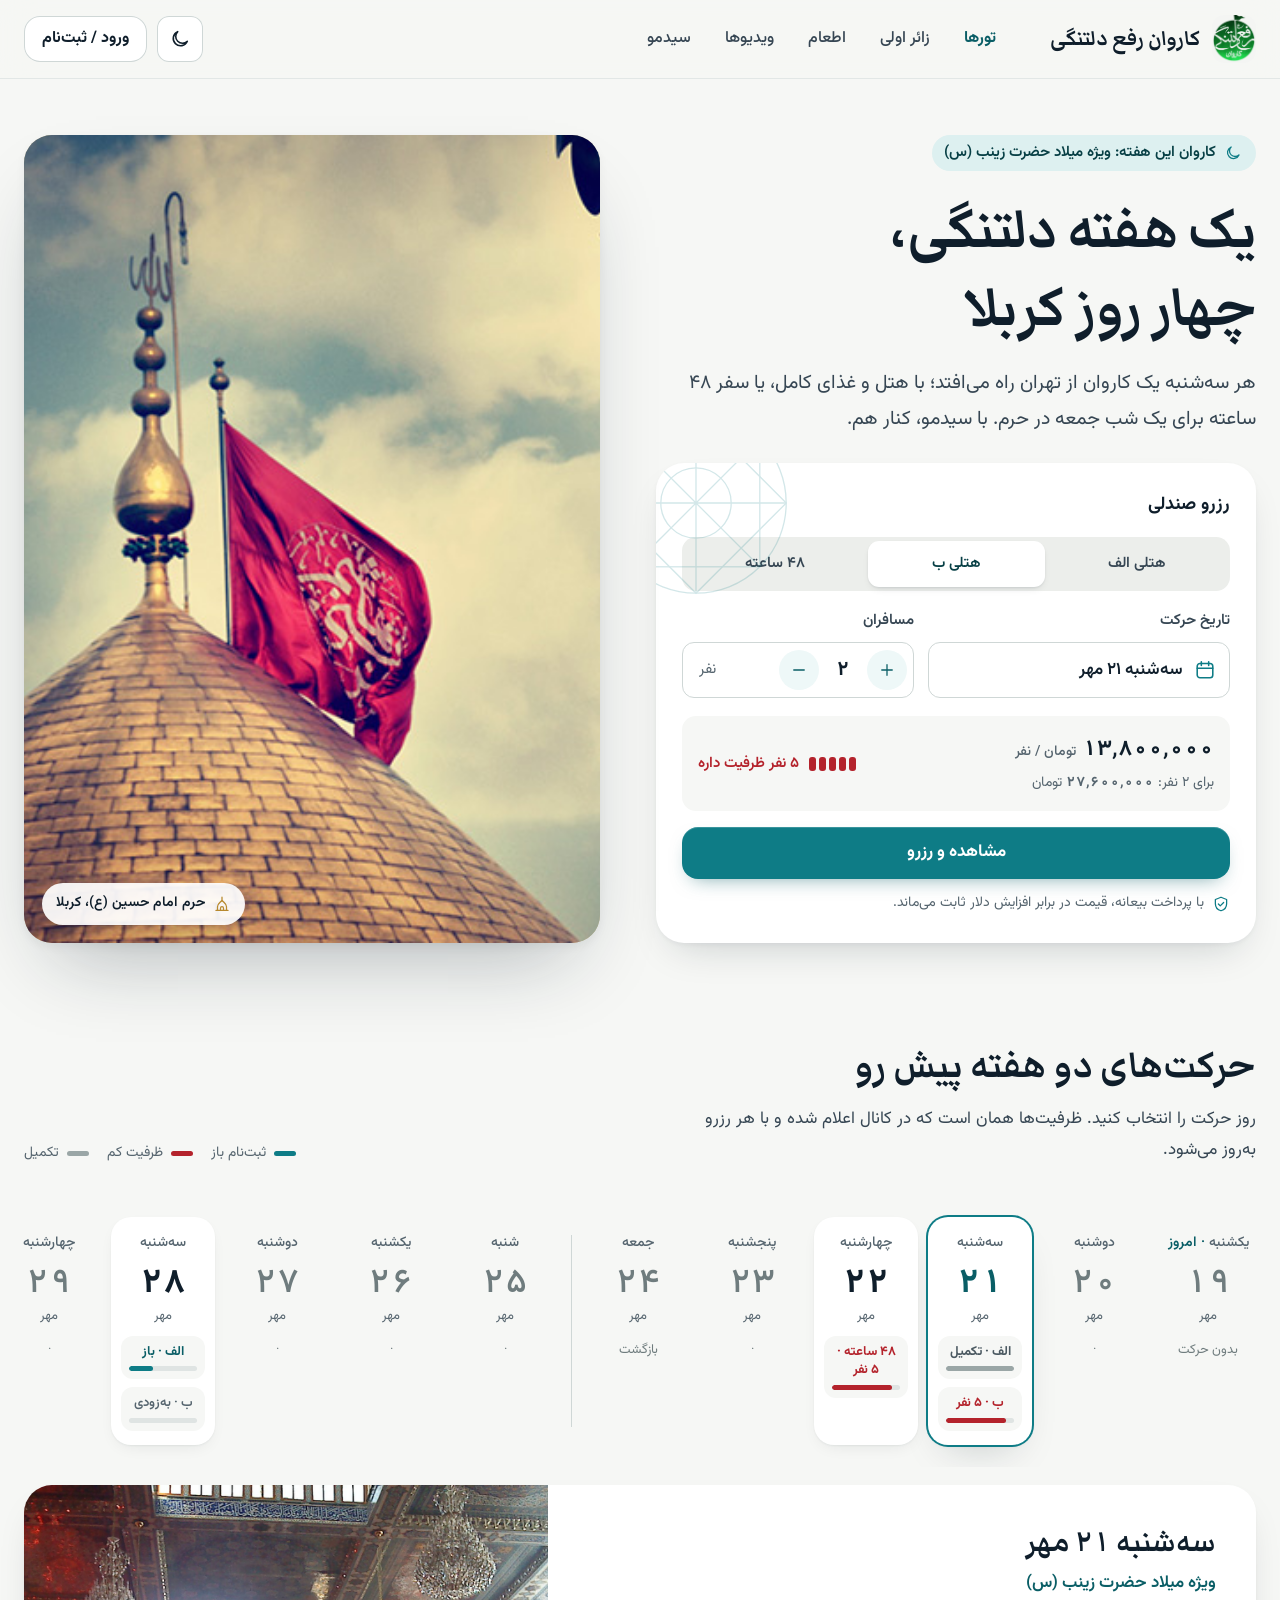
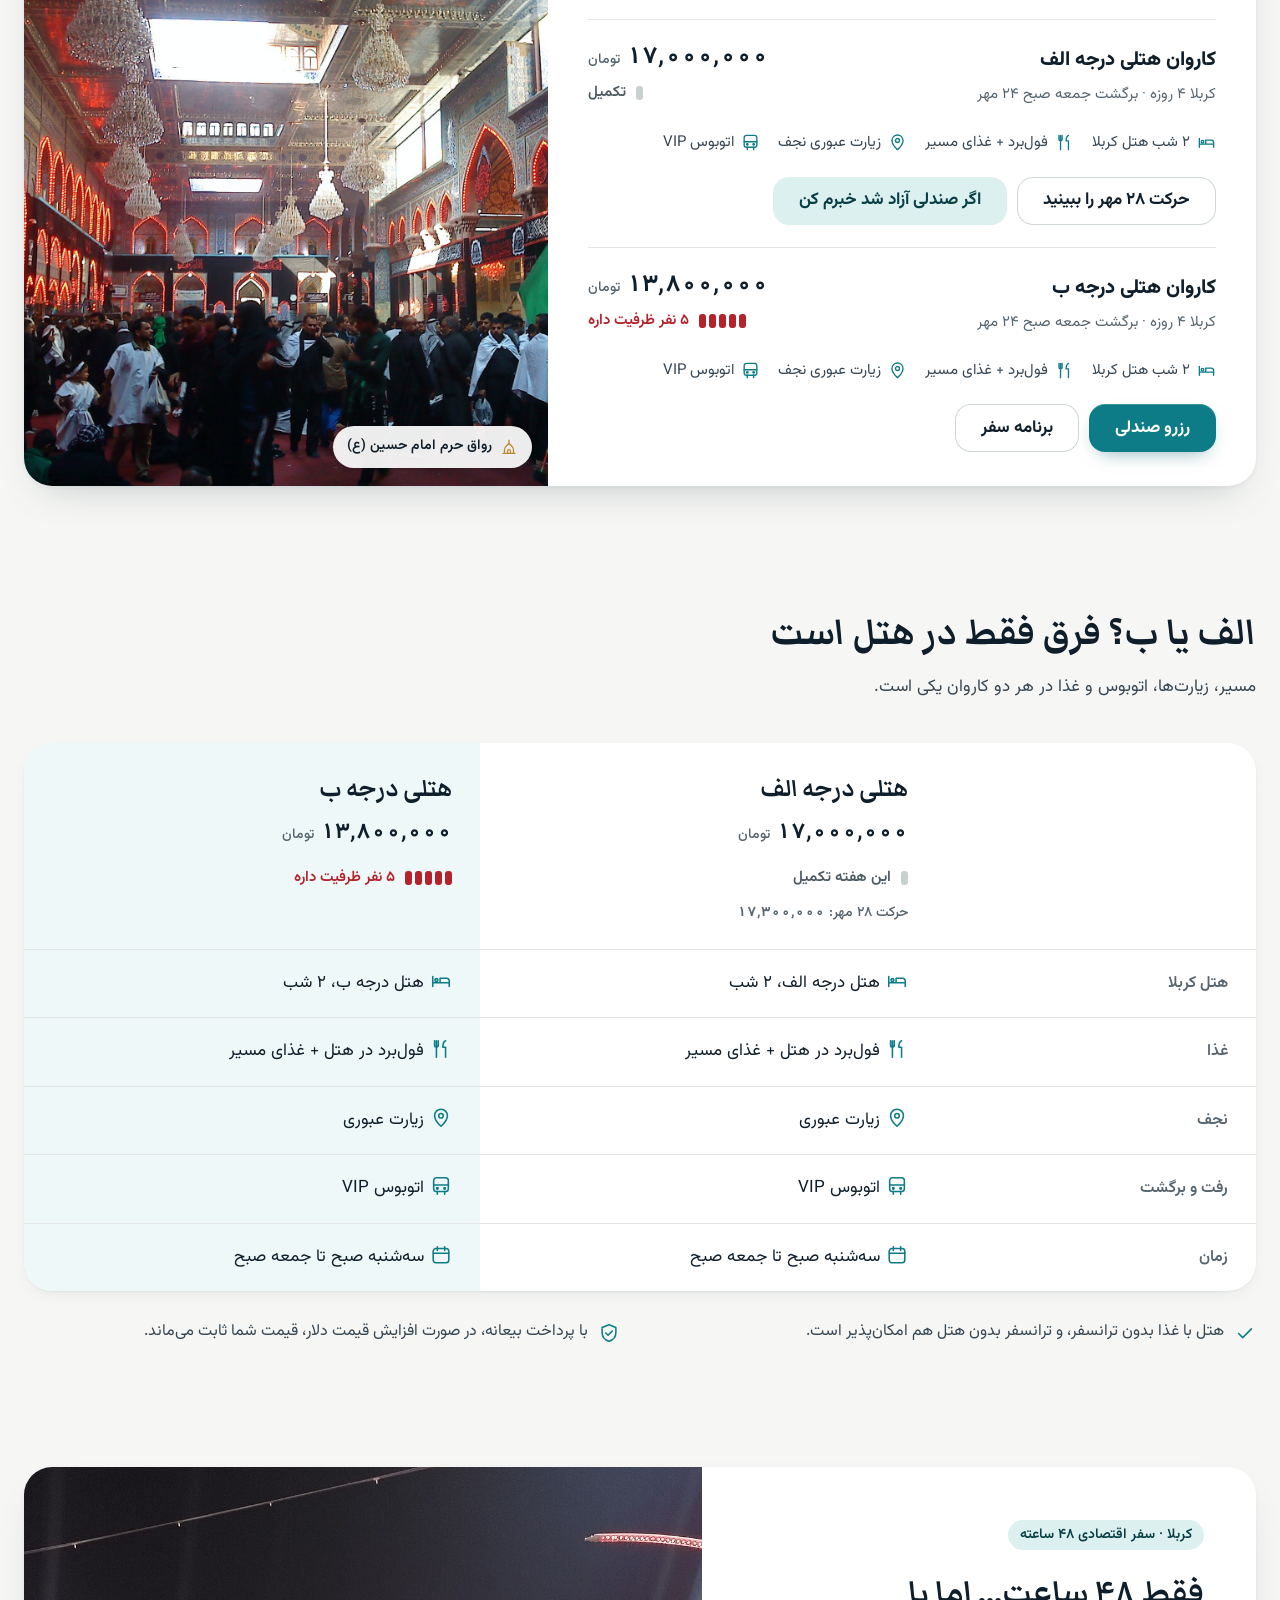
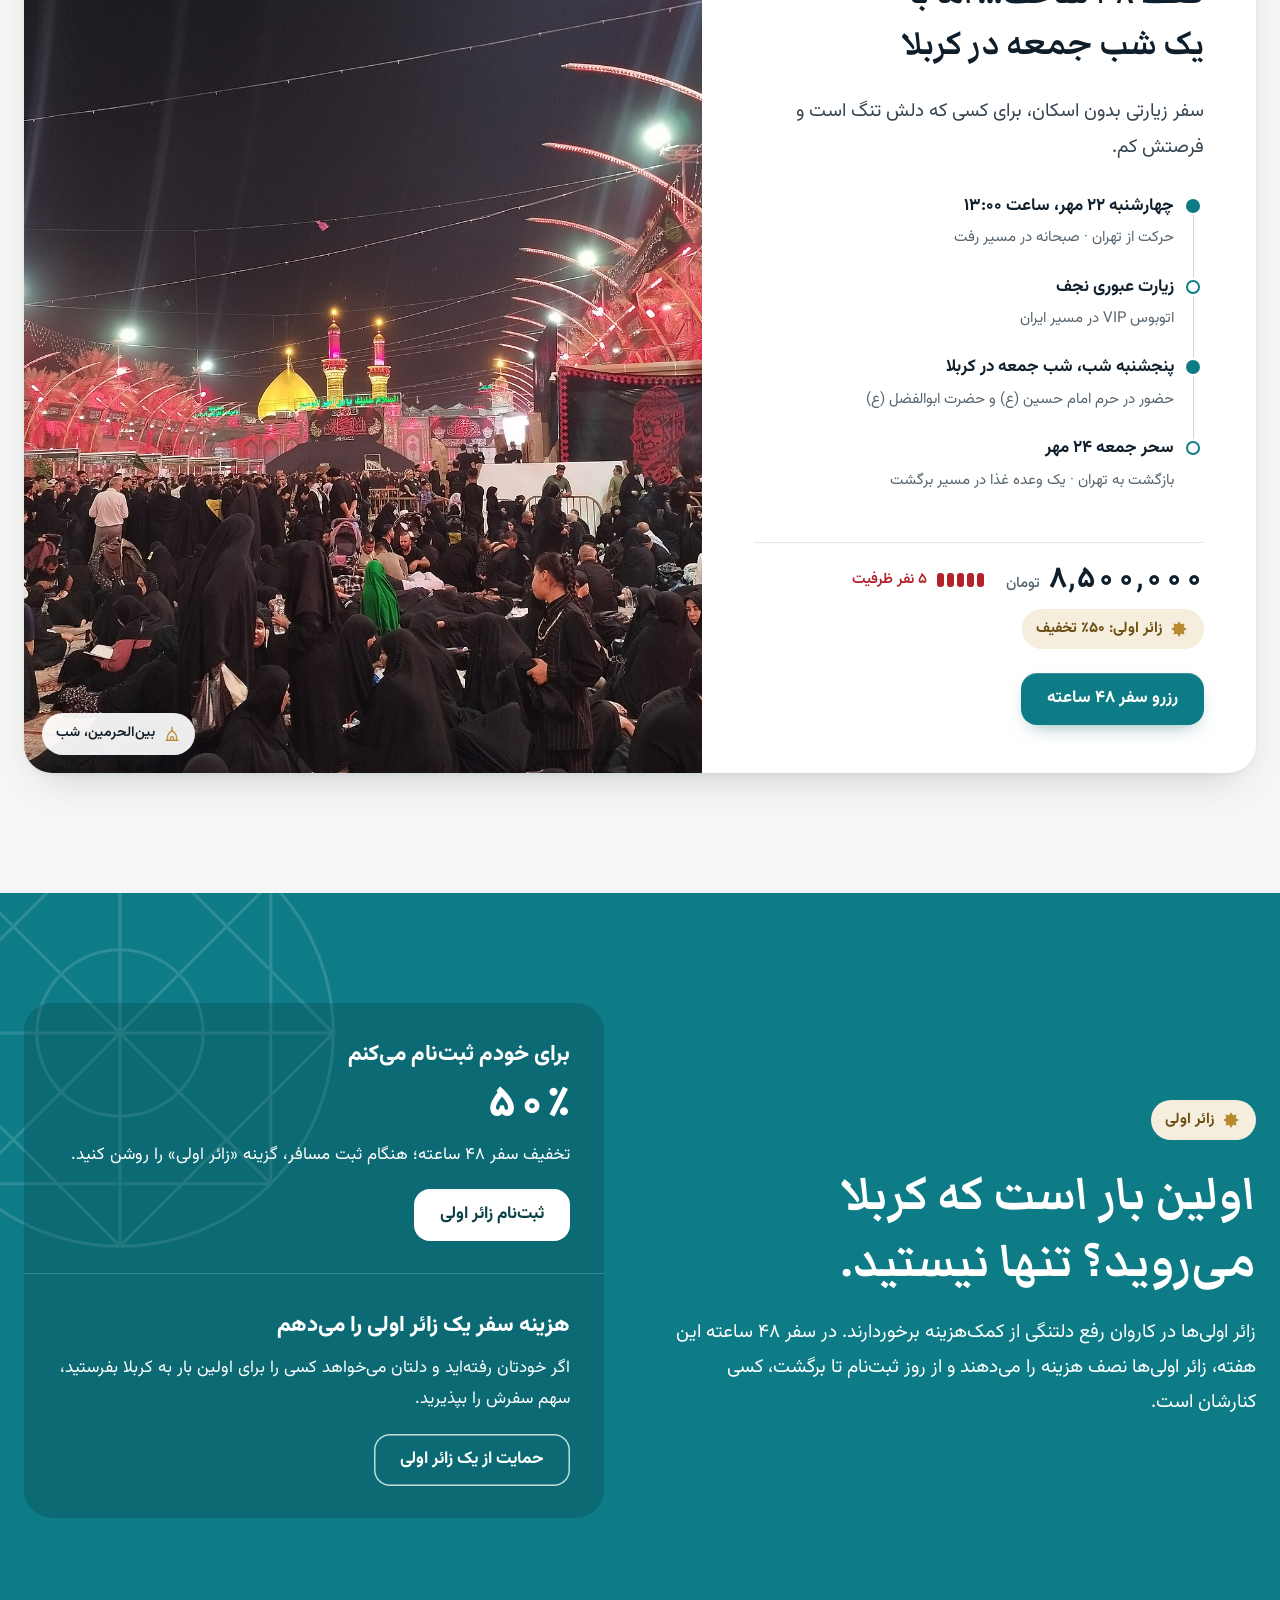
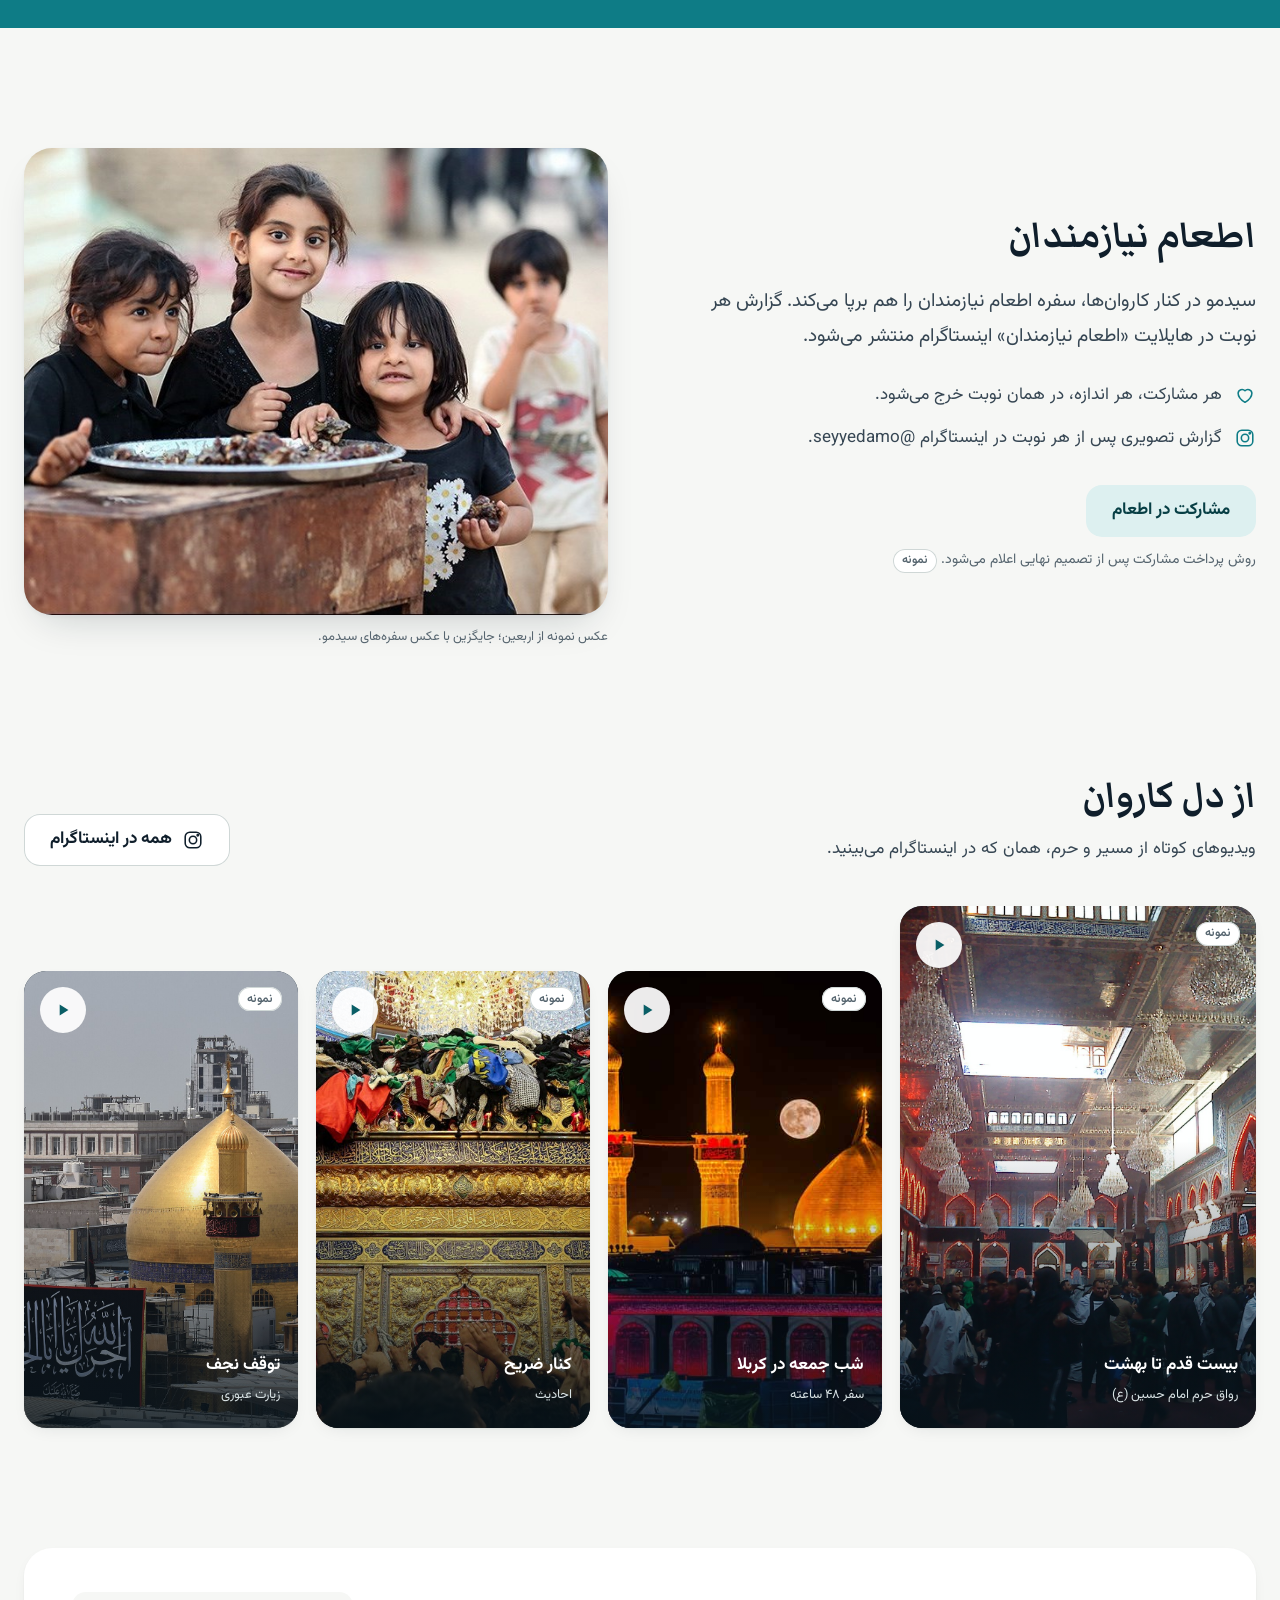
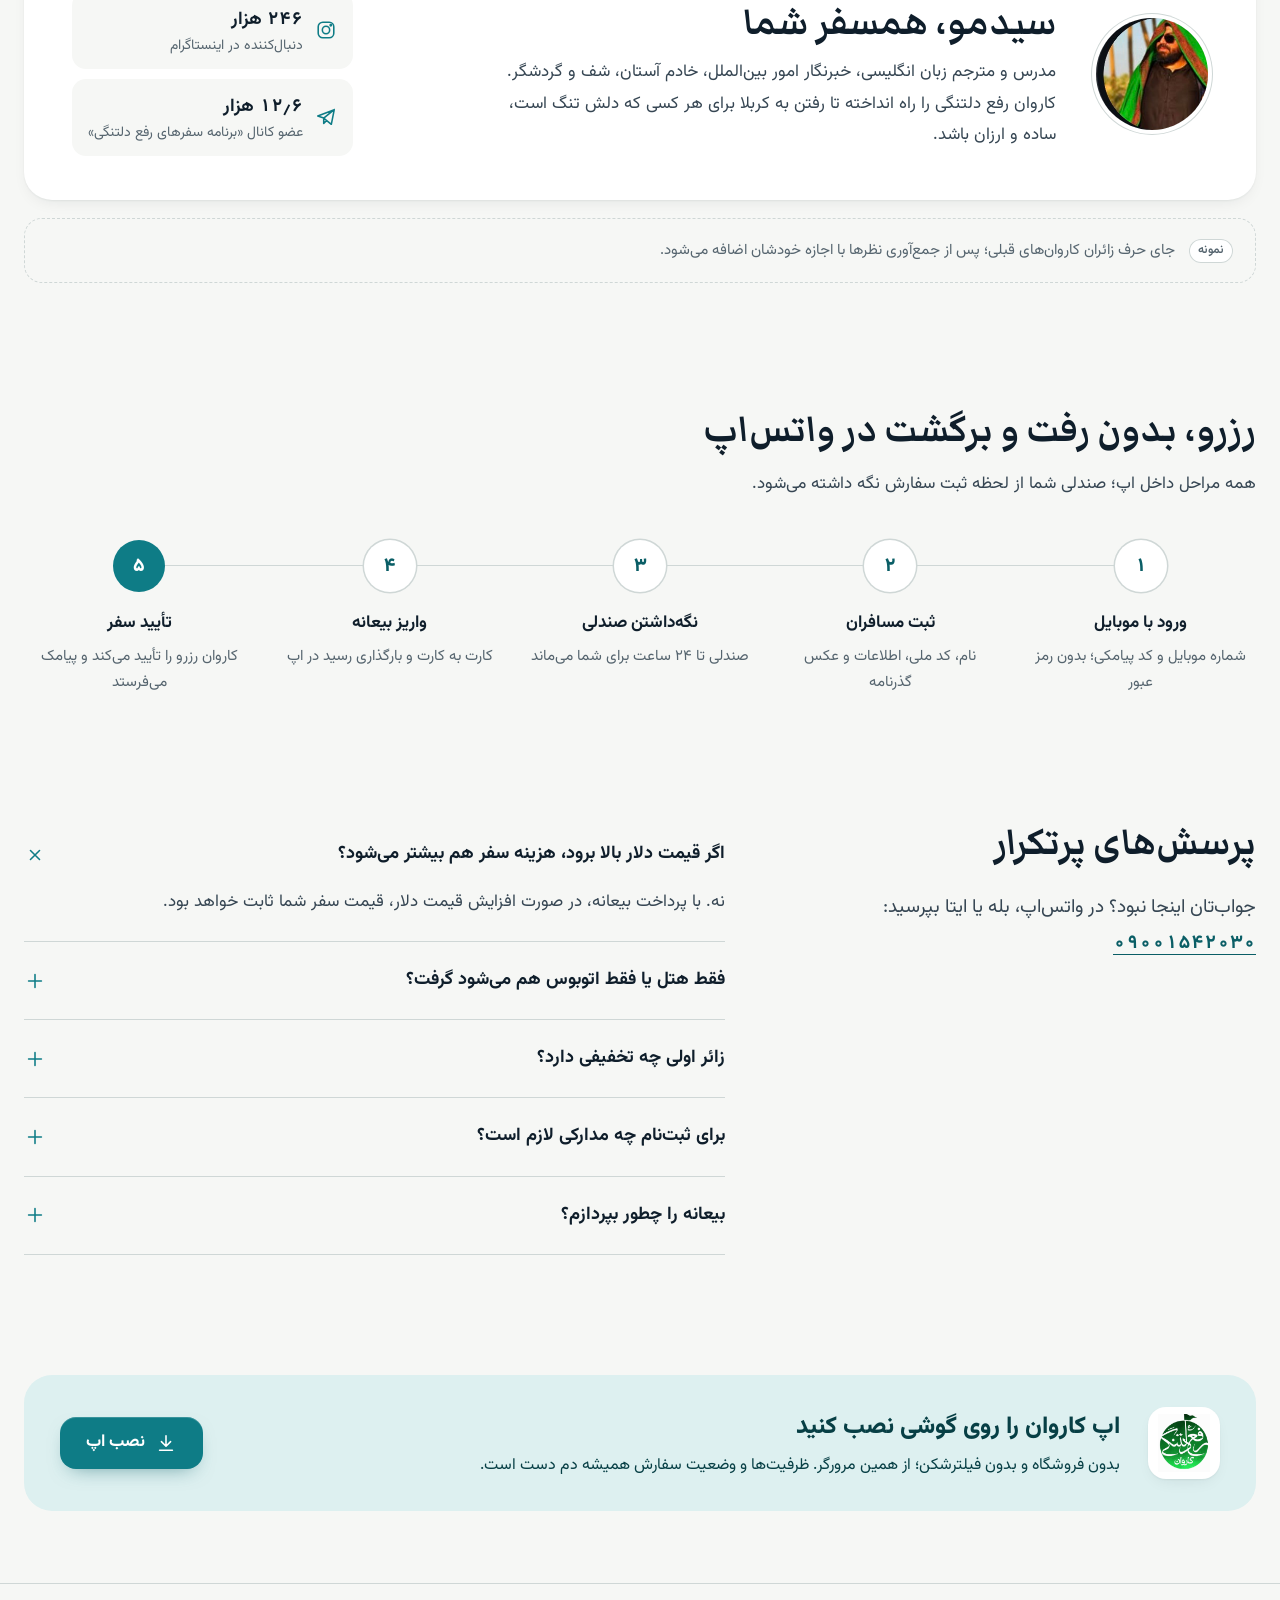
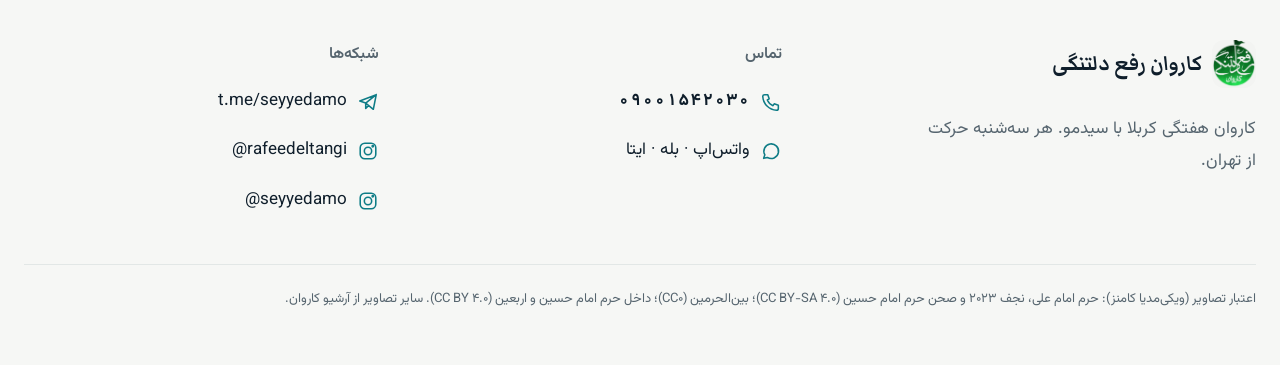
<file: mockups/b-calm/index.html>
<!doctype html>
<html lang="fa" dir="rtl" data-default-theme="light">
<head>
<meta charset="utf-8">
<meta name="viewport" content="width=device-width, initial-scale=1, viewport-fit=cover">
<meta name="theme-color" media="(prefers-color-scheme: light)" content="#f6f7f5">
<meta name="theme-color" media="(prefers-color-scheme: dark)" content="#0b141c">
<title>کاروان رفع دلتنگی | کاروان هفتگی کربلا با سیدمو</title>
<script src="../assets/theme.js"></script>
<link rel="stylesheet" href="styles.css">
<style>
  .wrap { width: min(1240px, 100% - 48px); margin-inline: auto; }
  section { scroll-margin-top: 90px; }
  .sec { padding-block: 120px 0; }
  .sec-head { display: flex; align-items: end; justify-content: space-between; gap: 24px; margin-bottom: 40px; }
  .sec-head h2, .h2 {
    font-family: var(--f-display); font-weight: 700; font-size: clamp(2.2rem, 3.6vw, 3.4rem);
    line-height: 1.2; margin: 0; text-wrap: balance;
  }
  .sec-head p { margin: 10px 0 0; color: var(--ink-2); max-width: 56ch; }
  .lead { font-size: 19px; color: var(--ink-2); max-width: 60ch; }

  /* ---------- header ---------- */
  .top {
    position: sticky; top: 0; z-index: 40;
    background: var(--chrome);
    backdrop-filter: blur(16px) saturate(160%); -webkit-backdrop-filter: blur(16px) saturate(160%);
    border-bottom: 1px solid var(--line);
  }
  .top .wrap { display: flex; align-items: center; gap: 32px; height: 78px; }
  .brand { display: flex; align-items: center; gap: 12px; text-decoration: none; color: var(--ink); }
  .brand img { width: 44px; height: 48px; object-fit: contain; mix-blend-mode: var(--logo-blend); background: var(--logo-bg); border-radius: 12px; }
  .brand b { font-family: var(--f-display); font-size: 26px; font-weight: 700; line-height: 1; }
  .nav { display: flex; gap: 6px; margin-inline-start: 8px; }
  .nav a {
    color: var(--ink-2); text-decoration: none; font-weight: 500; font-size: 16px;
    padding: 8px 14px; border-radius: 10px; transition: background-color 160ms ease, color 160ms ease;
  }
  .nav a[aria-current="page"] { color: var(--tq-deep); font-weight: 700; }
  @media (hover: hover) and (pointer: fine) { .nav a:hover { background: var(--stone); color: var(--ink); } }
  .top .actions { margin-inline-start: auto; display: flex; gap: 10px; align-items: center; }
  .top .btn { min-height: 46px; padding: 0 18px; font-size: 16px; }
  .icon-btn { display: none; width: 46px; height: 46px; border-radius: 12px; border: 0; background: var(--surface); box-shadow: inset 0 0 0 1px var(--line-2); place-items: center; color: var(--ink); }

  /* ---------- hero ---------- */
  .hero { padding-block: 56px 0; }
  .hero .wrap { display: grid; grid-template-columns: 1.02fr 0.98fr; gap: 56px; align-items: stretch; }
  .hero h1 {
    font-family: var(--f-display); font-weight: 700;
    font-size: clamp(3rem, 5.4vw, 5.25rem); line-height: 1.12; letter-spacing: -0.01em;
    margin: 18px 0 18px; text-wrap: balance;
  }
  .hero .sub { font-size: 19.5px; color: var(--ink-2); max-width: 34em; margin: 0 0 26px; }
  .theme-line { display: inline-flex; align-items: center; gap: 8px; font-size: 15px; font-weight: 600; color: var(--tq-ink); background: var(--tq-tint); border-radius: 99px; padding: 4px 14px 4px 12px; }
  .theme-line .ic { width: 18px; height: 18px; color: var(--tq); }

  .book { position: relative; padding: 26px; border-radius: var(--r-xl); background: var(--surface); box-shadow: var(--sh-2); overflow: hidden; }
  .book .tile-star { position: absolute; width: 220px; height: 220px; left: -70px; top: -70px; opacity: 0.18; pointer-events: none; }
  .book h2 { font-size: 18px; margin: 0 0 14px; font-weight: 700; position: relative; }
  .book .row { display: grid; grid-template-columns: 1.3fr 1fr; gap: 14px; margin-top: 16px; }
  .select-wrap { position: relative; }
  .select-wrap select { appearance: none; -webkit-appearance: none; padding-inline-start: 46px; cursor: pointer; font-weight: 600; }
  .select-wrap .ic { position: absolute; inset-inline-start: 14px; top: 50%; translate: 0 -50%; color: var(--tq); pointer-events: none; }
  .trav { display: flex; align-items: center; justify-content: space-between; min-height: 56px; padding: 0 6px 0 6px; border: 1.5px solid var(--line-2); border-radius: var(--r-sm); }
  .trav .stepper button { width: 40px; height: 40px; border: 0; background: var(--tq-tint-2); }
  .book-status { display: flex; align-items: center; justify-content: space-between; gap: 12px; margin: 18px 0 16px; padding: 14px 16px; border-radius: 14px; background: var(--ground); min-height: 76px; }
  .book-status .price { font-size: 22px; }
  .book-status .price small { font-size: 14px; font-weight: 500; color: var(--ink-3); }
  .book-status .calc { font-size: 14px; color: var(--ink-3); }
  .book-note { margin: 12px 0 0; font-size: 14px; color: var(--ink-3); display: flex; gap: 8px; align-items: center; }
  .book-note .ic { width: 18px; height: 18px; color: var(--tq); }

  .hero-photo { position: relative; border-radius: var(--r-xl); overflow: hidden; min-height: 660px; box-shadow: var(--sh-3); background: #c9b98f; }
  .hero-photo::after, .panel-media::after, .fortyeight .media::after { content: ""; position: absolute; inset: 0; background: var(--photo-scrim); pointer-events: none; }
  .photo-cap { z-index: 1; }
  .hero-photo img { position: absolute; inset: 0; width: 100%; height: 100%; object-fit: cover; object-position: 22% 50%; }
  .photo-cap {
    position: absolute; inset-inline-end: 18px; bottom: 18px;
    display: inline-flex; align-items: center; gap: 8px; padding: 8px 14px;
    background: var(--cap-bg); border-radius: 99px; font-size: 14px; font-weight: 600; color: var(--cap-ink);
    box-shadow: 0 6px 16px -8px rgba(15,30,43,.35);
  }
  .dome { color: var(--gold); }

  /* ---------- departure rail (signature) ---------- */
  .rail-sec { padding-top: 96px; }
  .rail {
    display: flex; gap: 10px; overflow-x: auto; padding: 10px 4px 22px; margin: 0 -4px;
    scroll-snap-type: x proximity; scrollbar-width: thin; overscroll-behavior-x: contain;
  }
  .day {
    flex: 0 0 104px; scroll-snap-align: start;
    display: flex; flex-direction: column; align-items: stretch; gap: 8px;
    padding: 14px 10px 14px; border-radius: 20px; border: 0; background: transparent; text-align: center; cursor: pointer;
    transition: background-color 220ms ease, box-shadow 260ms var(--ease-out), transform 160ms var(--ease-out);
  }
  .day:active { transform: scale(0.97); }
  .day .wd { font-size: 14px; color: var(--ink-3); font-weight: 500; }
  .day .dn { font-size: 34px; line-height: 1.1; font-weight: 700; font-feature-settings: "tnum"; color: var(--ink); }
  .day .mo { font-size: 13px; color: var(--ink-3); margin-top: -6px; }
  .day .none { height: 28px; display: grid; place-items: center; color: var(--ink-4); font-size: 13px; }
  .day[disabled] { cursor: default; }
  .day[disabled] .dn { color: var(--ink-4); font-weight: 500; }
  .day.has { background: var(--surface); box-shadow: var(--sh-1); }
  .day[aria-checked="true"] { background: var(--surface-2); box-shadow: 0 0 0 2px var(--tq), var(--sh-2); }
  .day[aria-checked="true"] .dn { color: var(--tq-deep); }
  .day.today .wd::after { content: " · امروز"; color: var(--tq-deep); font-weight: 600; }
  .pill {
    display: flex; flex-direction: column; gap: 5px; align-items: stretch;
    padding: 7px 8px 8px; border-radius: 12px; background: var(--ground); font-size: 13px; font-weight: 700; line-height: 1.4; text-align: center;
  }
  .pill .bar { height: 5px; border-radius: 5px; background: var(--track); overflow: hidden; direction: ltr; }
  .pill .bar i { display: block; height: 100%; border-radius: inherit; }
  .pill.low { color: var(--low); } .pill.low .bar i { background: var(--low); width: 88%; }
  .pill.full { color: var(--mute-ink); } .pill.full .bar i { background: var(--mute-bar-2); width: 100%; }
  .pill.open { color: var(--tq-deep); } .pill.open .bar i { background: var(--tq); width: 35%; }
  .pill.soon { color: var(--ink-3); font-weight: 600; } .pill.soon .bar i { width: 0; }
  .week-sep { flex: 0 0 1px; background: var(--line-2); margin: 18px 4px; }
  .rail-legend { display: flex; flex-wrap: wrap; gap: 18px; font-size: 14px; color: var(--ink-3); margin-top: 2px; }
  .rail-legend span { display: inline-flex; align-items: center; gap: 8px; }
  .rail-legend i { width: 22px; height: 5px; border-radius: 5px; display: inline-block; }

  .panel { margin-top: 18px; display: grid; grid-template-columns: 1.15fr 0.85fr; gap: 0; background: var(--surface); border-radius: var(--r-xl); box-shadow: var(--sh-2); overflow: hidden; view-transition-name: panel; }
  .panel-body { padding: 36px 40px 34px; }
  .panel-media { position: relative; min-height: 100%; }
  .panel-media img { position: absolute; inset: 0; width: 100%; height: 100%; object-fit: cover; }
  .panel-media .photo-cap { inset-inline-end: auto; inset-inline-start: 16px; }
  .panel h3 { font-family: var(--f-display); font-size: 36px; line-height: 1.2; margin: 0; font-weight: 700; }
  .panel .theme { color: var(--tq-deep); font-weight: 600; margin: 4px 0 20px; }
  .dep { display: grid; grid-template-columns: 1fr auto; gap: 8px 24px; padding: 22px 0; border-top: 1px solid var(--line); }
  .dep:last-child { padding-bottom: 0; }
  .dep h4 { margin: 0; font-size: 20px; font-weight: 800; }
  .dep .when { color: var(--ink-3); font-size: 15px; margin-top: 2px; }
  .dep .inc { display: flex; flex-wrap: wrap; gap: 6px 18px; margin: 12px 0 0; padding: 0; list-style: none; font-size: 15px; color: var(--ink-2); grid-column: 1 / -1; }
  .dep .inc li { display: inline-flex; align-items: center; gap: 7px; }
  .dep .inc .ic { width: 19px; height: 19px; color: var(--tq); }
  .dep .side { text-align: left; display: grid; gap: 6px; justify-items: end; align-content: start; }
  .dep .price { font-size: 24px; line-height: 1.3; }
  .dep .price small { font-size: 14px; font-weight: 500; color: var(--ink-3); }
  .dep .cta { grid-column: 1 / -1; display: flex; gap: 10px; margin-top: 12px; flex-wrap: wrap; }
  .dep .cta .btn { min-height: 48px; }

  ::view-transition-old(panel) { animation: 180ms ease-out both vt-out; }
  ::view-transition-new(panel) { animation: 420ms var(--ease-spring) both vt-in; }
  @keyframes vt-out { to { opacity: 0; filter: blur(6px); } }
  @keyframes vt-in { from { opacity: 0; filter: blur(6px); transform: translateY(10px) scale(0.995); } }
  @media (prefers-reduced-motion: reduce) {
    ::view-transition-old(panel), ::view-transition-new(panel) { animation-duration: 150ms; animation-name: vt-fade; }
    @keyframes vt-fade { from { opacity: 0; } }
  }

  /* ---------- comparison ---------- */
  .compare { background: var(--surface); border-radius: var(--r-xl); box-shadow: var(--sh-1); overflow: hidden; }
  .compare table { width: 100%; border-collapse: collapse; font-size: 17px; }
  .compare th, .compare td { padding: 18px 28px; text-align: right; border-bottom: 1px solid var(--line); vertical-align: middle; }
  .compare thead th { padding-top: 28px; padding-bottom: 22px; vertical-align: top; }
  .compare thead th:first-child { width: 26%; }
  .compare tbody th { font-weight: 600; color: var(--ink-3); font-size: 16px; }
  .compare tbody tr:last-child > * { border-bottom: 0; }
  .compare .gname { font-family: var(--f-display); font-size: 30px; font-weight: 700; line-height: 1.2; display: block; }
  .compare .gprice { font-size: 22px; display: block; margin: 6px 0 10px; }
  .compare .gprice small { font-size: 14px; font-weight: 500; color: var(--ink-3); }
  .compare td .ic { color: var(--tq); vertical-align: -5px; margin-inline-end: 6px; }
  .compare col.b { background: var(--tq-tint-2); }
  .notes { display: grid; grid-template-columns: 1fr 1fr; gap: 14px 40px; margin-top: 26px; color: var(--ink-2); font-size: 16px; }
  .notes p { margin: 0; display: flex; gap: 10px; align-items: flex-start; }
  .notes .ic { color: var(--tq); margin-top: 5px; }

  /* ---------- 48h ---------- */
  .fortyeight { display: grid; grid-template-columns: 0.9fr 1.1fr; gap: 0; align-items: stretch; background: var(--surface); border-radius: var(--r-xl); overflow: hidden; box-shadow: var(--sh-2); }
  .fortyeight .txt { padding: 52px 52px 48px; }
  .fortyeight .media { position: relative; min-height: 560px; }
  .fortyeight .media img { position: absolute; inset: 0; width: 100%; height: 100%; object-fit: cover; }
  .fortyeight blockquote { margin: 0 0 24px; font-family: var(--f-display); font-size: clamp(2rem, 3.2vw, 2.9rem); line-height: 1.25; font-weight: 700; text-wrap: balance; }
  .timeline { list-style: none; margin: 26px 0 28px; padding: 0; display: grid; gap: 0; }
  .timeline li { position: relative; padding: 0 30px 18px 0; }
  .timeline li::before { content: ""; position: absolute; right: 6px; top: 10px; width: 10px; height: 10px; border-radius: 50%; background: var(--surface); box-shadow: 0 0 0 2px var(--tq); }
  .timeline li::after { content: ""; position: absolute; right: 10.5px; top: 24px; bottom: -6px; width: 1px; background: var(--line-2); }
  .timeline li:last-child::after { display: none; }
  .timeline li.key::before { background: var(--tq); }
  .timeline b { display: block; font-size: 17px; }
  .timeline span { color: var(--ink-3); font-size: 15px; }
  .price-row { display: flex; align-items: center; flex-wrap: wrap; gap: 14px 22px; padding-top: 22px; border-top: 1px solid var(--line); }
  .price-row .big { font-size: 30px; line-height: 1; }
  .price-row .big small { font-size: 15px; font-weight: 500; color: var(--ink-3); }

  /* ---------- first pilgrim (committed turquoise field) ---------- */
  .fp { margin-top: 120px; background: var(--field); color: #fff; position: relative; overflow: hidden; }
  .fp .tile-star { position: absolute; color: #fff; opacity: 0.13; width: 520px; height: 520px; left: -140px; top: -120px; pointer-events: none; }
  .fp .wrap { position: relative; padding-block: 110px; display: grid; grid-template-columns: 1fr 1fr; gap: 72px; align-items: center; }
  .fp h2 { font-family: var(--f-display); font-size: clamp(2.6rem, 4.6vw, 4.4rem); line-height: 1.15; margin: 20px 0 18px; font-weight: 700; text-wrap: balance; }
  .fp p { color: #fff; font-size: 19px; margin: 0; max-width: 34em; }
  .badge-gold {
    display: inline-flex; align-items: center; gap: 8px; padding: 6px 16px 6px 14px; border-radius: 99px;
    background: var(--gold-tint); color: var(--gold-ink); font-weight: 700; font-size: 15px;
  }
  .badge-gold svg { width: 18px; height: 18px; color: var(--gold); }
  .fp-split { display: grid; gap: 0; background: rgba(4, 50, 55, 0.24); border-radius: var(--r-xl); }
  .fp-split > div { padding: 32px 34px; }
  .fp-split > div + div { border-top: 1px solid rgba(255,255,255,.18); }
  .fp-split h3 { margin: 0 0 6px; font-size: 22px; font-weight: 800; }
  .fp-split p { font-size: 17px; margin-bottom: 18px; }
  .fp-split .big { font-size: 44px; line-height: 1; font-weight: 800; display: block; margin: 8px 0 12px; }
  .btn-ghost-w { background: transparent; color: #fff; box-shadow: inset 0 0 0 1.5px rgba(255,255,255,.75); }
  @media (hover: hover) and (pointer: fine) { .btn-ghost-w:hover { background: rgba(255,255,255,.1); } }

  /* ---------- charity ---------- */
  .charity { display: grid; grid-template-columns: 1fr 1fr; gap: 64px; align-items: center; }
  .charity figure { margin: 0; position: relative; }
  .charity img { width: 100%; aspect-ratio: 4 / 3.2; object-fit: cover; border-radius: var(--r-xl); box-shadow: var(--sh-2); }
  .charity figcaption { font-size: 13px; color: var(--ink-3); margin-top: 10px; }
  .charity ul { list-style: none; padding: 0; margin: 26px 0 30px; display: grid; gap: 12px; }
  .charity li { display: flex; gap: 12px; align-items: flex-start; color: var(--ink-2); }
  .charity li .ic { color: var(--tq); margin-top: 4px; }

  /* ---------- videos ---------- */
  .reels { display: grid; grid-template-columns: 1.3fr 1fr 1fr 1fr; gap: 18px; align-items: end; }
  .reel { position: relative; border-radius: var(--r-lg); overflow: hidden; aspect-ratio: 9 / 15; color: #fff; text-decoration: none; box-shadow: var(--sh-1); background: #1b2a35; }
  .reel:first-child { aspect-ratio: 9 / 13.2; }
  .reel img { position: absolute; inset: 0; width: 100%; height: 100%; object-fit: cover; transition: transform 600ms var(--ease-out); }
  .reel::after { content: ""; position: absolute; inset: 0; background: linear-gradient(to top, rgba(8,20,28,.82), rgba(8,20,28,0) 55%); }
  .reel .meta { position: absolute; inset: auto 18px 18px 18px; z-index: 1; }
  .reel .meta b { display: block; font-size: 17px; line-height: 1.5; }
  .reel .meta span { font-size: 13px; color: #d8e2e4; }
  .reel .play { position: absolute; top: 16px; inset-inline-end: 16px; z-index: 1; width: 46px; height: 46px; border-radius: 50%; background: rgba(255,255,255,.92); color: #0a5e66; display: grid; place-items: center; }
  .reel .play .ic { fill: currentColor; stroke: none; width: 20px; }
  .reel .chip-sample { position: absolute; top: 16px; inset-inline-start: 16px; z-index: 1; }
  @media (hover: hover) and (pointer: fine) { .reel:hover img { transform: scale(1.035); } }

  /* ---------- about ---------- */
  .about { display: grid; grid-template-columns: auto 1fr auto; gap: 40px; align-items: center; background: var(--surface); border-radius: var(--r-xl); padding: 44px 48px; box-shadow: var(--sh-1); }
  .avatar { width: 112px; height: 112px; border-radius: 50%; overflow: hidden; box-shadow: 0 0 0 4px var(--surface), 0 0 0 5px var(--line-2); }
  .avatar img { width: 100%; height: 100%; object-fit: cover; transform: scale(1.14); }
  .about h2 { margin: 0 0 6px; }
  .about p { margin: 0; color: var(--ink-2); max-width: 58ch; }
  .facts { display: grid; gap: 10px; min-width: 250px; }
  .fact { display: flex; align-items: center; gap: 12px; padding: 12px 16px; border-radius: 14px; background: var(--ground); text-decoration: none; color: var(--ink); }
  .fact .ic { color: var(--tq); }
  .fact b { font-size: 18px; }
  .fact span { font-size: 14px; color: var(--ink-3); display: block; line-height: 1.4; }
  .voices { margin-top: 18px; display: flex; gap: 14px; align-items: center; padding: 18px 22px; border-radius: 18px; border: 1.5px dashed var(--line-2); color: var(--ink-3); font-size: 15px; }

  /* ---------- how ordering works ---------- */
  .steps { list-style: none; margin: 0; padding: 0; display: grid; grid-template-columns: repeat(5, 1fr); gap: 20px; position: relative; }
  .steps::before { content: ""; position: absolute; top: 25px; right: 10%; left: 10%; height: 1px; background: var(--line-2); }
  .steps li { position: relative; text-align: center; padding: 0 6px; }
  .steps .n { width: 52px; height: 52px; margin: 0 auto 16px; border-radius: 50%; background: var(--surface); box-shadow: 0 0 0 1.5px var(--line-2); display: grid; place-items: center; font-size: 19px; font-weight: 800; color: var(--tq-deep); position: relative; }
  .steps li:last-child .n { background: var(--tq); color: var(--on-tq); box-shadow: none; }
  .steps b { display: block; font-size: 17px; margin-bottom: 4px; }
  .steps span { font-size: 15px; color: var(--ink-3); line-height: 1.75; display: block; }

  /* ---------- faq ---------- */
  .faq { display: grid; grid-template-columns: 0.8fr 1.2fr; gap: 64px; }
  .faq details { border-bottom: 1px solid var(--line-2); }
  .faq summary { list-style: none; cursor: pointer; display: flex; justify-content: space-between; align-items: center; gap: 16px; padding: 22px 0; font-size: 18px; font-weight: 700; min-height: 44px; }
  .faq summary::-webkit-details-marker { display: none; }
  .faq summary .ic { color: var(--tq); transition: transform 240ms var(--ease-out); }
  .faq details[open] summary .ic { transform: rotate(45deg); }
  .faq details p { margin: -6px 0 22px; color: var(--ink-2); max-width: 62ch; }

  /* ---------- install + footer ---------- */
  .install { margin-top: 120px; display: grid; grid-template-columns: auto 1fr auto; gap: 28px; align-items: center; padding: 30px 36px; border-radius: var(--r-xl); background: var(--tq-tint); }
  .install .appicon { width: 72px; height: 72px; border-radius: 18px; background: #fff; display: grid; place-items: center; box-shadow: var(--sh-1); }
  .install .appicon img { width: 54px; height: 58px; object-fit: contain; mix-blend-mode: multiply; }
  .install h2 { margin: 0; font-size: 24px; font-weight: 800; color: var(--tq-ink); }
  .install p { margin: 2px 0 0; color: var(--tq-ink); font-size: 16px; }
  footer { margin-top: 72px; padding: 56px 0 40px; border-top: 1px solid var(--line-2); }
  .foot { display: grid; grid-template-columns: 1.2fr 1fr 1fr; gap: 48px; }
  .foot h3 { font-size: 16px; margin: 0 0 14px; color: var(--ink-3); font-weight: 600; }
  .foot ul { list-style: none; margin: 0; padding: 0; display: grid; gap: 8px; }
  .foot a { color: var(--ink); text-decoration: none; display: inline-flex; align-items: center; gap: 10px; min-height: 36px; }
  .foot a .ic { color: var(--tq); }
  @media (hover: hover) and (pointer: fine) { .foot a:hover { color: var(--tq-deep); text-decoration: underline; } }
  .ltr { direction: ltr; unicode-bidi: isolate; display: inline-block; }
  .credits { margin-top: 40px; padding-top: 22px; border-top: 1px solid var(--line); font-size: 13px; color: var(--ink-3); line-height: 1.9; }

  /* ---------- responsive ---------- */
  @media (max-width: 1080px) {
    .nav { display: none; }
    .hero .wrap { grid-template-columns: 1fr; gap: 28px; }
    .hero-photo { min-height: 0; aspect-ratio: 16 / 10; order: 2; }
    .panel { grid-template-columns: 1fr; }
    .panel-media { min-height: 260px; order: -1; }
    .fortyeight, .charity, .fp .wrap, .faq { grid-template-columns: 1fr; }
    .fortyeight .media { min-height: 340px; order: -1; }
    .reels { grid-template-columns: repeat(2, 1fr); }
    .reel:first-child { aspect-ratio: 9 / 15; }
    .about { grid-template-columns: auto 1fr; }
    .facts { grid-column: 1 / -1; grid-template-columns: 1fr 1fr; }
    .steps { grid-template-columns: 1fr; gap: 0; }
    .steps::before { top: 26px; bottom: 26px; right: 25px; left: auto; width: 1px; height: auto; }
    .steps li { display: grid; grid-template-columns: 52px 1fr; gap: 0 18px; text-align: right; padding: 0 0 22px; }
    .steps .n { margin: 0; grid-row: span 2; }
    .foot { grid-template-columns: 1fr 1fr; }
  }
  @media (max-width: 640px) {
    body { font-size: 17px; }
    .wrap { width: calc(100% - 32px); }
    .sec { padding-top: 84px; }
    .top .wrap { height: 66px; gap: 12px; }
    .brand b { font-size: 22px; }
    .brand img { width: 38px; height: 42px; }
    .top .btn { display: none; }
    .top .actions { gap: 6px; }
    .icon-btn { display: grid; }
    .hero { padding-top: 26px; }
    .hero h1 { font-size: 2.85rem; margin-top: 14px; }
    .hero .sub { font-size: 18px; }
    .book { padding: 20px 18px; border-radius: 24px; }
    .book .row { grid-template-columns: 1fr; }
    .book-status { flex-direction: column; align-items: flex-start; gap: 8px; }
    .seg button { font-size: 14px; }
    .hero-photo { aspect-ratio: 4 / 3.4; border-radius: 24px; }
    .sec-head { display: block; margin-bottom: 26px; }
    .day { flex-basis: 92px; }
    .panel-body { padding: 24px 20px 24px; }
    .panel h3 { font-size: 30px; }
    .dep { grid-template-columns: 1fr; }
    .dep .side { justify-items: start; text-align: right; grid-row: 2; display: flex; flex-wrap: wrap; align-items: center; gap: 8px 14px; }
    .dep .cta .btn { flex: 1 1 auto; }
    .compare { overflow-x: auto; }
    .compare th, .compare td { padding: 14px 14px; font-size: 15px; }
    .compare thead th:first-child { width: 22%; }
    .compare .gname { font-size: 24px; }
    .compare .gprice { font-size: 18px; }
    .notes { grid-template-columns: 1fr; }
    .fortyeight .txt { padding: 30px 22px; }
    .fortyeight .media { min-height: 260px; }
    .fp { margin-top: 84px; }
    .fp .wrap { padding-block: 72px; gap: 36px; }
    .fp-split > div { padding: 26px 22px; }
    .reels { grid-template-columns: repeat(2, 1fr); gap: 12px; }
    .reel .meta { inset: auto 12px 12px 12px; }
    .reel .meta b { font-size: 15px; }
    .reel .play { width: 38px; height: 38px; top: 10px; inset-inline-end: 10px; }
    .reel .chip-sample { top: 12px; inset-inline-start: 10px; }
    .about { grid-template-columns: 1fr; padding: 28px 22px; gap: 20px; }
    .avatar { width: 88px; height: 88px; }
    .facts { grid-template-columns: 1fr; min-width: 0; }
    .install { grid-template-columns: auto 1fr; padding: 22px; margin-top: 84px; }
    .install .btn { grid-column: 1 / -1; }
    .foot { grid-template-columns: 1fr; gap: 32px; }
  }
  @media (max-width: 400px) {
    .brand b { font-size: 19px; white-space: nowrap; }
    .brand { gap: 8px; }
    .top .actions .icon-btn, .top .theme-btn { width: 44px; height: 44px; }
  }
</style>
</head>
<body>

<svg width="0" height="0" style="position:absolute" aria-hidden="true">
  <defs>
    <symbol id="i-bus" viewBox="0 0 24 24"><rect x="4" y="3" width="16" height="15" rx="3"/><path d="M4 11h16M8 21v-3M16 21v-3"/><circle cx="8" cy="14.5" r=".9"/><circle cx="16" cy="14.5" r=".9"/></symbol>
    <symbol id="i-bed" viewBox="0 0 24 24"><path d="M3 18V7M3 14h18v4M21 14v-2a3 3 0 0 0-3-3h-7v5"/><circle cx="7" cy="11" r="1.6"/></symbol>
    <symbol id="i-meal" viewBox="0 0 24 24"><path d="M7 3v8M5 3v5a2 2 0 0 0 4 0V3M7 11v10M17 3c-2 1-3 4-3 7h3v11"/></symbol>
    <symbol id="i-pin" viewBox="0 0 24 24"><path d="M12 21s-7-6.2-7-11.5A7 7 0 0 1 19 9.5C19 14.8 12 21 12 21z"/><circle cx="12" cy="9.5" r="2.5"/></symbol>
    <symbol id="i-cal" viewBox="0 0 24 24"><rect x="3.5" y="5" width="17" height="15.5" rx="3"/><path d="M3.5 10h17M8 3v4M16 3v4"/></symbol>
    <symbol id="i-users" viewBox="0 0 24 24"><circle cx="9" cy="8" r="3.2"/><path d="M3 20c0-3.3 2.7-5.5 6-5.5s6 2.2 6 5.5M16 4.8a3.2 3.2 0 0 1 0 6.4M18 14.8c1.9.7 3 2.5 3 5.2"/></symbol>
    <symbol id="i-moon" viewBox="0 0 24 24"><path d="M20 14.5A8 8 0 1 1 9.5 4a6.5 6.5 0 0 0 10.5 10.5z"/></symbol>
    <symbol id="i-check" viewBox="0 0 24 24"><path d="M5 12.5l4.5 4.5L19 7.5"/></symbol>
    <symbol id="i-chev" viewBox="0 0 24 24"><path d="M14.5 6l-6 6 6 6"/></symbol>
    <symbol id="i-phone" viewBox="0 0 24 24"><path d="M5 4h3.5l1.5 4.5-2 1.3a11 11 0 0 0 6.2 6.2l1.3-2 4.5 1.5V19a2 2 0 0 1-2 2A16 16 0 0 1 3 6a2 2 0 0 1 2-2z"/></symbol>
    <symbol id="i-send" viewBox="0 0 24 24"><path d="M21 4L3 11l6.5 2.2M21 4l-3.2 16-8.3-6.8M21 4L9.5 13.2V19l3-3"/></symbol>
    <symbol id="i-insta" viewBox="0 0 24 24"><rect x="3.5" y="3.5" width="17" height="17" rx="5"/><circle cx="12" cy="12" r="4"/><circle cx="17.2" cy="6.8" r=".7"/></symbol>
    <symbol id="i-chat" viewBox="0 0 24 24"><path d="M4 20l1.3-3.8A8 8 0 1 1 8 19z"/></symbol>
    <symbol id="i-clock" viewBox="0 0 24 24"><circle cx="12" cy="12" r="8.5"/><path d="M12 7.5V12l3 2"/></symbol>
    <symbol id="i-user" viewBox="0 0 24 24"><circle cx="12" cy="8" r="3.8"/><path d="M4.5 20.5c0-4 3.4-6.5 7.5-6.5s7.5 2.5 7.5 6.5"/></symbol>
    <symbol id="i-plus" viewBox="0 0 24 24"><path d="M12 5v14M5 12h14"/></symbol>
    <symbol id="i-minus" viewBox="0 0 24 24"><path d="M5 12h14"/></symbol>
    <symbol id="i-shield" viewBox="0 0 24 24"><path d="M12 3l7.5 3v5.5c0 4.6-3.2 8.2-7.5 9.5-4.3-1.3-7.5-4.9-7.5-9.5V6z"/><path d="M8.5 12l2.5 2.5 4.5-4.5"/></symbol>
    <symbol id="i-heart" viewBox="0 0 24 24"><path d="M12 20s-7.5-4.6-7.5-10A4.3 4.3 0 0 1 12 7.4 4.3 4.3 0 0 1 19.5 10c0 5.4-7.5 10-7.5 10z"/></symbol>
    <symbol id="i-play" viewBox="0 0 24 24"><path d="M8 5.5v13l10.5-6.5z"/></symbol>
    <symbol id="i-download" viewBox="0 0 24 24"><path d="M12 4v11M7 10.5l5 5 5-5M5 20h14"/></symbol>
    <symbol id="i-sun" viewBox="0 0 24 24"><circle cx="12" cy="12" r="4"/><path d="M12 2.8v2.4M12 18.8v2.4M2.8 12h2.4M18.8 12h2.4M5.5 5.5l1.7 1.7M16.8 16.8l1.7 1.7M5.5 18.5l1.7-1.7M16.8 7.2l1.7-1.7"/></symbol>
    <symbol id="i-menu" viewBox="0 0 24 24"><path d="M4 7h16M4 12h16M4 17h10"/></symbol>
    <symbol id="i-dome" viewBox="0 0 24 24"><path d="M4 20.5h16M6 20.5v-5c0-3.6 3.4-5.2 6-8.5 2.6 3.3 6 4.9 6 8.5v5M12 7V3M10 20.5v-3a2 2 0 0 1 4 0v3"/></symbol>
    <symbol id="i-star8" viewBox="0 0 24 24"><path fill="currentColor" stroke="none" d="M12 1.5l2.6 4.2 4.8-1.1-1.1 4.8 4.2 2.6-4.2 2.6 1.1 4.8-4.8-1.1L12 22.5l-2.6-4.2-4.8 1.1 1.1-4.8L1.5 12l4.2-2.6-1.1-4.8 4.8 1.1z"/></symbol>
    <symbol id="tile" viewBox="0 0 100 100"><g fill="none" stroke="currentColor" stroke-width=".6"><rect x="21" y="21" width="58" height="58"/><rect x="21" y="21" width="58" height="58" transform="rotate(45 50 50)"/><circle cx="50" cy="50" r="16"/><path d="M50 9v82M9 50h82M21 21l58 58M79 21L21 79"/><circle cx="50" cy="50" r="41"/></g></symbol>
  </defs>
</svg>

<header class="top">
  <div class="wrap">
    <a class="brand" href="#">
      <img src="../assets/img/logo.jpg" alt="">
      <b>کاروان رفع دلتنگی</b>
    </a>
    <nav class="nav" aria-label="منوی اصلی">
      <a href="#tours" aria-current="page">تورها</a>
      <a href="#first">زائر اولی</a>
      <a href="#charity">اطعام</a>
      <a href="#videos">ویدیوها</a>
      <a href="#about">سیدمو</a>
    </nav>
    <div class="actions">
      <button class="theme-btn" type="button" data-theme-toggle aria-label="رفتن به حالت تیره"><svg class="ic ic-moon"><use href="#i-moon"/></svg><svg class="ic ic-sun"><use href="#i-sun"/></svg></button>
      <a class="btn btn-line" href="app.html">ورود / ثبت‌نام</a>
      <button class="icon-btn" aria-label="ورود / ثبت‌نام"><svg class="ic"><use href="#i-user"/></svg></button>
      <button class="icon-btn" aria-label="منو"><svg class="ic"><use href="#i-menu"/></svg></button>
    </div>
  </div>
</header>

<main>
<!-- HERO -->
<section class="hero">
  <div class="wrap">
    <div>
      <span class="theme-line"><svg class="ic"><use href="#i-moon"/></svg>کاروان این هفته: ویژه میلاد حضرت زینب (س)</span>
      <h1>یک هفته دلتنگی،<br>چهار روز کربلا</h1>
      <p class="sub">هر سه‌شنبه یک کاروان از تهران راه می‌افتد؛ با هتل و غذای کامل، یا سفر ۴۸ ساعته برای یک شب جمعه در حرم. با سیدمو، کنار هم.</p>

      <form class="book" id="book" onsubmit="event.preventDefault(); document.getElementById('tours').scrollIntoView();">
        <svg class="tile-star" aria-hidden="true"><use href="#tile"/></svg>
        <h2>رزرو صندلی</h2>
        <div class="seg" role="group" aria-label="نوع سفر">
          <button type="button" data-type="a" aria-pressed="false">هتلی الف</button>
          <button type="button" data-type="b" aria-pressed="true">هتلی ب</button>
          <button type="button" data-type="h" aria-pressed="false">۴۸ ساعته</button>
        </div>
        <div class="row">
          <div class="field">
            <label for="bk-date">تاریخ حرکت</label>
            <div class="select-wrap">
              <svg class="ic"><use href="#i-cal"/></svg>
              <select class="input" id="bk-date"></select>
            </div>
          </div>
          <div class="field">
            <span class="label" id="bk-trav-l">مسافران</span>
            <div class="trav" role="group" aria-labelledby="bk-trav-l">
              <div class="stepper">
                <button type="button" id="bk-plus" aria-label="افزودن مسافر"><svg class="ic ic-sm"><use href="#i-plus"/></svg></button>
                <output id="bk-n" aria-live="polite">۲</output>
                <button type="button" id="bk-minus" aria-label="کم کردن مسافر"><svg class="ic ic-sm"><use href="#i-minus"/></svg></button>
              </div>
              <span class="muted" style="font-size:15px;padding-inline-end:10px">نفر</span>
            </div>
          </div>
        </div>
        <div class="book-status" id="bk-status" aria-live="polite"></div>
        <button class="btn btn-primary btn-block" id="bk-go" type="submit">مشاهده و رزرو</button>
        <p class="book-note"><svg class="ic"><use href="#i-shield"/></svg>با پرداخت بیعانه، قیمت در برابر افزایش دلار ثابت می‌ماند.</p>
      </form>
    </div>

    <figure class="hero-photo" style="margin:0">
      <img src="../assets/img/Karbala.jpg" alt="گنبد طلایی حرم امام حسین (ع) و پرچم سرخ در آسمان کربلا">
      <figcaption class="photo-cap"><svg class="ic ic-sm dome"><use href="#i-dome"/></svg>حرم امام حسین (ع)، کربلا</figcaption>
    </figure>
  </div>
</section>

<!-- DEPARTURE RAIL -->
<section class="rail-sec" id="tours">
  <div class="wrap">
    <div class="sec-head">
      <div>
        <h2>حرکت‌های دو هفته پیش رو</h2>
        <p>روز حرکت را انتخاب کنید. ظرفیت‌ها همان است که در کانال اعلام شده و با هر رزرو به‌روز می‌شود.</p>
      </div>
      <div class="rail-legend" aria-hidden="true">
        <span><i style="background:var(--tq)"></i>ثبت‌نام باز</span>
        <span><i style="background:var(--low)"></i>ظرفیت کم</span>
        <span><i style="background:var(--mute-bar-2)"></i>تکمیل</span>
      </div>
    </div>

    <div class="rail" role="radiogroup" aria-label="روزهای حرکت" id="rail">
      <button class="day today" disabled role="radio" aria-checked="false"><span class="wd">یکشنبه</span><span class="dn">۱۹</span><span class="mo">مهر</span><span class="none">بدون حرکت</span></button>
      <button class="day" disabled role="radio" aria-checked="false"><span class="wd">دوشنبه</span><span class="dn">۲۰</span><span class="mo">مهر</span><span class="none" aria-label="بدون حرکت">·</span></button>
      <button class="day has" role="radio" aria-checked="true" data-d="21"><span class="wd">سه‌شنبه</span><span class="dn">۲۱</span><span class="mo">مهر</span>
        <span class="pill full">الف · تکمیل<span class="bar"><i></i></span></span>
        <span class="pill low">ب · ۵ نفر<span class="bar"><i></i></span></span>
      </button>
      <button class="day has" role="radio" aria-checked="false" data-d="22"><span class="wd">چهارشنبه</span><span class="dn">۲۲</span><span class="mo">مهر</span>
        <span class="pill low">۴۸ ساعته · ۵ نفر<span class="bar"><i></i></span></span>
      </button>
      <button class="day" disabled role="radio" aria-checked="false"><span class="wd">پنجشنبه</span><span class="dn">۲۳</span><span class="mo">مهر</span><span class="none" aria-label="بدون حرکت">·</span></button>
      <button class="day" disabled role="radio" aria-checked="false"><span class="wd">جمعه</span><span class="dn">۲۴</span><span class="mo">مهر</span><span class="none">بازگشت</span></button>
      <span class="week-sep" aria-hidden="true"></span>
      <button class="day" disabled role="radio" aria-checked="false"><span class="wd">شنبه</span><span class="dn">۲۵</span><span class="mo">مهر</span><span class="none" aria-label="بدون حرکت">·</span></button>
      <button class="day" disabled role="radio" aria-checked="false"><span class="wd">یکشنبه</span><span class="dn">۲۶</span><span class="mo">مهر</span><span class="none" aria-label="بدون حرکت">·</span></button>
      <button class="day" disabled role="radio" aria-checked="false"><span class="wd">دوشنبه</span><span class="dn">۲۷</span><span class="mo">مهر</span><span class="none" aria-label="بدون حرکت">·</span></button>
      <button class="day has" role="radio" aria-checked="false" data-d="28"><span class="wd">سه‌شنبه</span><span class="dn">۲۸</span><span class="mo">مهر</span>
        <span class="pill open">الف · باز<span class="bar"><i></i></span></span>
        <span class="pill soon">ب · به‌زودی<span class="bar"><i></i></span></span>
      </button>
      <button class="day" disabled role="radio" aria-checked="false"><span class="wd">چهارشنبه</span><span class="dn">۲۹</span><span class="mo">مهر</span><span class="none" aria-label="بدون حرکت">·</span></button>
      <button class="day" disabled role="radio" aria-checked="false"><span class="wd">پنجشنبه</span><span class="dn">۳۰</span><span class="mo">مهر</span><span class="none" aria-label="بدون حرکت">·</span></button>
      <button class="day" disabled role="radio" aria-checked="false"><span class="wd">جمعه</span><span class="dn">۱</span><span class="mo">آبان</span><span class="none">بازگشت</span></button>
    </div>

    <article class="panel" id="panel" aria-live="polite"></article>
  </div>
</section>

<!-- COMPARISON -->
<section class="sec" id="compare">
  <div class="wrap">
    <div class="sec-head">
      <div>
        <h2>الف یا ب؟ فرق فقط در هتل است</h2>
        <p>مسیر، زیارت‌ها، اتوبوس و غذا در هر دو کاروان یکی است.</p>
      </div>
    </div>
    <div class="compare">
      <table>
        <colgroup><col><col class="a"><col class="b"></colgroup>
        <thead>
          <tr>
            <th scope="col"><span class="sr">ویژگی</span></th>
            <th scope="col">
              <span class="gname">هتلی درجه الف</span>
              <span class="gprice num">۱۷٬۰۰۰٬۰۰۰ <small>تومان</small></span>
              <span class="seats is-full"><span class="ticks"><i></i></span>این هفته تکمیل</span><span class="muted" style="display:block;font-size:14px;font-weight:500;margin-top:4px">حرکت ۲۸ مهر: <b class="num">۱۷٬۳۰۰٬۰۰۰</b></span>
            </th>
            <th scope="col">
              <span class="gname">هتلی درجه ب</span>
              <span class="gprice num">۱۳٬۸۰۰٬۰۰۰ <small>تومان</small></span>
              <span class="seats is-low"><span class="ticks"><i></i><i></i><i></i><i></i><i></i></span>۵ نفر ظرفیت داره</span>
            </th>
          </tr>
        </thead>
        <tbody>
          <tr><th scope="row">هتل کربلا</th><td><svg class="ic"><use href="#i-bed"/></svg>هتل درجه الف، ۲ شب</td><td><svg class="ic"><use href="#i-bed"/></svg>هتل درجه ب، ۲ شب</td></tr>
          <tr><th scope="row">غذا</th><td><svg class="ic"><use href="#i-meal"/></svg>فول‌برد در هتل + غذای مسیر</td><td><svg class="ic"><use href="#i-meal"/></svg>فول‌برد در هتل + غذای مسیر</td></tr>
          <tr><th scope="row">نجف</th><td><svg class="ic"><use href="#i-pin"/></svg>زیارت عبوری</td><td><svg class="ic"><use href="#i-pin"/></svg>زیارت عبوری</td></tr>
          <tr><th scope="row">رفت و برگشت</th><td><svg class="ic"><use href="#i-bus"/></svg>اتوبوس VIP</td><td><svg class="ic"><use href="#i-bus"/></svg>اتوبوس VIP</td></tr>
          <tr><th scope="row">زمان</th><td><svg class="ic"><use href="#i-cal"/></svg>سه‌شنبه صبح تا جمعه صبح</td><td><svg class="ic"><use href="#i-cal"/></svg>سه‌شنبه صبح تا جمعه صبح</td></tr>
        </tbody>
      </table>
    </div>
    <div class="notes">
      <p><svg class="ic"><use href="#i-check"/></svg>هتل با غذا بدون ترانسفر، و ترانسفر بدون هتل هم امکان‌پذیر است.</p>
      <p><svg class="ic"><use href="#i-shield"/></svg>با پرداخت بیعانه، در صورت افزایش قیمت دلار، قیمت شما ثابت می‌ماند.</p>
    </div>
  </div>
</section>

<!-- 48 HOURS -->
<section class="sec" id="h48">
  <div class="wrap">
    <div class="fortyeight">
      <div class="txt">
        <span class="chip chip-tq">کربلا · سفر اقتصادی ۴۸ ساعته</span>
        <h2 class="sr">سفر ۴۸ ساعته</h2>
        <blockquote style="margin-top:18px">فقط ۴۸ ساعت… اما با یک شب جمعه در کربلا</blockquote>
        <p class="lead" style="margin:0">سفر زیارتی بدون اسکان، برای کسی که دلش تنگ است و فرصتش کم.</p>
        <ol class="timeline">
          <li class="key"><b>چهارشنبه ۲۲ مهر، ساعت ۱۳:۰۰</b><span>حرکت از تهران · صبحانه در مسیر رفت</span></li>
          <li><b>زیارت عبوری نجف</b><span>اتوبوس VIP در مسیر ایران</span></li>
          <li class="key"><b>پنجشنبه شب، شب جمعه در کربلا</b><span>حضور در حرم امام حسین (ع) و حضرت ابوالفضل (ع)</span></li>
          <li><b>سحر جمعه ۲۴ مهر</b><span>بازگشت به تهران · یک وعده غذا در مسیر برگشت</span></li>
        </ol>
        <div class="price-row">
          <span class="big num">۸٬۵۰۰٬۰۰۰ <small>تومان</small></span>
          <span class="seats is-low"><span class="ticks"><i></i><i></i><i></i><i></i><i></i></span>۵ نفر ظرفیت</span>
          <span class="badge-gold"><svg><use href="#i-star8"/></svg>زائر اولی: ۵۰٪ تخفیف</span>
        </div>
        <a class="btn btn-primary" href="#tours" style="margin-top:24px" data-jump="22">رزرو سفر ۴۸ ساعته</a>
      </div>
      <figure class="media" style="margin:0">
        <img src="../assets/img/abbas-bayn-alharamayn.jpg" alt="بین‌الحرمین در شب، زائران میان حرم امام حسین و حضرت ابوالفضل">
        <figcaption class="photo-cap"><svg class="ic ic-sm dome"><use href="#i-dome"/></svg>بین‌الحرمین، شب</figcaption>
      </figure>
    </div>
  </div>
</section>

<!-- FIRST PILGRIM (committed turquoise) -->
<section class="fp" id="first">
  <svg class="tile-star" aria-hidden="true"><use href="#tile"/></svg>
  <div class="wrap">
    <div>
      <span class="badge-gold"><svg><use href="#i-star8"/></svg>زائر اولی</span>
      <h2>اولین بار است که کربلا می‌روید؟ تنها نیستید.</h2>
      <p>زائر اولی‌ها در کاروان رفع دلتنگی از کمک‌هزینه برخوردارند. در سفر ۴۸ ساعته این هفته، زائر اولی‌ها نصف هزینه را می‌دهند و از روز ثبت‌نام تا برگشت، کسی کنارشان است.</p>
    </div>
    <div class="fp-split">
      <div>
        <h3>برای خودم ثبت‌نام می‌کنم</h3>
        <span class="big num">۵۰٪</span>
        <p>تخفیف سفر ۴۸ ساعته؛ هنگام ثبت مسافر، گزینه «زائر اولی» را روشن کنید.</p>
        <a class="btn btn-white" href="#tours" data-jump="22">ثبت‌نام زائر اولی</a>
      </div>
      <div>
        <h3>هزینه سفر یک زائر اولی را می‌دهم</h3>
        <p>اگر خودتان رفته‌اید و دلتان می‌خواهد کسی را برای اولین بار به کربلا بفرستید، سهم سفرش را بپذیرید.</p>
        <a class="btn btn-ghost-w" href="#">حمایت از یک زائر اولی</a>
      </div>
    </div>
  </div>
</section>

<!-- CHARITY -->
<section class="sec" id="charity">
  <div class="wrap charity">
    <div>
      <h2 class="h2">اطعام نیازمندان</h2>
      <p class="lead">سیدمو در کنار کاروان‌ها، سفره اطعام نیازمندان را هم برپا می‌کند. گزارش هر نوبت در هایلایت «اطعام نیازمندان» اینستاگرام منتشر می‌شود.</p>
      <ul>
        <li><svg class="ic"><use href="#i-heart"/></svg>هر مشارکت، هر اندازه، در همان نوبت خرج می‌شود.</li>
        <li><svg class="ic"><use href="#i-insta"/></svg>گزارش تصویری پس از هر نوبت در اینستاگرام @seyyedamo.</li>
      </ul>
      <a class="btn btn-quiet" href="#">مشارکت در اطعام</a>
      <p class="hint" style="margin-top:12px">روش پرداخت مشارکت پس از تصمیم نهایی اعلام می‌شود. <span class="chip chip-sample">نمونه</span></p>
    </div>
    <figure>
      <img src="../assets/img/arbaeen-walk.jpg" alt="کودکان با سینی غذای نذری در مسیر اربعین">
      <figcaption>عکس نمونه از اربعین؛ جایگزین با عکس سفره‌های سیدمو.</figcaption>
    </figure>
  </div>
</section>

<!-- VIDEOS -->
<section class="sec" id="videos">
  <div class="wrap">
    <div class="sec-head">
      <div>
        <h2>از دل کاروان</h2>
        <p>ویدیوهای کوتاه از مسیر و حرم، همان که در اینستاگرام می‌بینید.</p>
      </div>
      <a class="btn btn-line" href="#"><svg class="ic"><use href="#i-insta"/></svg>همه در اینستاگرام</a>
    </div>
    <div class="reels">
      <a class="reel" href="#"><img src="../assets/img/courtyard-husayn.jpg" alt=""><span class="chip chip-sample">نمونه</span><span class="play"><svg class="ic"><use href="#i-play"/></svg></span><span class="meta"><b>بیست قدم تا بهشت</b><span>رواق حرم امام حسین (ع)</span></span></a>
      <a class="reel" href="#"><img src="../assets/img/karbala2.jpg" alt="" style="object-position:60% 30%"><span class="chip chip-sample">نمونه</span><span class="play"><svg class="ic"><use href="#i-play"/></svg></span><span class="meta"><b>شب جمعه در کربلا</b><span>سفر ۴۸ ساعته</span></span></a>
      <a class="reel" href="#"><img src="../assets/img/inside-husayn.jpg" alt=""><span class="chip chip-sample">نمونه</span><span class="play"><svg class="ic"><use href="#i-play"/></svg></span><span class="meta"><b>کنار ضریح</b><span>احادیث</span></span></a>
      <a class="reel" href="#"><img src="../assets/img/najaf-2023.jpg" alt="" style="object-position:62% 50%"><span class="chip chip-sample">نمونه</span><span class="play"><svg class="ic"><use href="#i-play"/></svg></span><span class="meta"><b>توقف نجف</b><span>زیارت عبوری</span></span></a>
    </div>
  </div>
</section>

<!-- ABOUT -->
<section class="sec" id="about">
  <div class="wrap">
    <div class="about">
      <div class="avatar"><img src="../assets/img/seyyedamo-avatar.jpg" alt="سیدمو"></div>
      <div>
        <h2 class="h2">سیدمو، همسفر شما</h2>
        <p>مدرس و مترجم زبان انگلیسی، خبرنگار امور بین‌الملل، خادم آستان، شف و گردشگر. کاروان رفع دلتنگی را راه انداخته تا رفتن به کربلا برای هر کسی که دلش تنگ است، ساده و ارزان باشد.</p>
      </div>
      <div class="facts">
        <a class="fact" href="#"><svg class="ic"><use href="#i-insta"/></svg><div><b class="num">۲۴۶ هزار</b><span>دنبال‌کننده در اینستاگرام</span></div></a>
        <a class="fact" href="#"><svg class="ic"><use href="#i-send"/></svg><div><b class="num">۱۲٫۶ هزار</b><span>عضو کانال «برنامه سفرهای رفع دلتنگی»</span></div></a>
      </div>
    </div>
    <div class="voices"><span class="chip chip-sample">نمونه</span>جای حرف زائران کاروان‌های قبلی؛ پس از جمع‌آوری نظرها با اجازه خودشان اضافه می‌شود.</div>
  </div>
</section>

<!-- HOW ORDERING WORKS -->
<section class="sec" id="how">
  <div class="wrap">
    <div class="sec-head"><div><h2>رزرو، بدون رفت و برگشت در واتس‌اپ</h2><p>همه مراحل داخل اپ؛ صندلی شما از لحظه ثبت سفارش نگه داشته می‌شود.</p></div></div>
    <ol class="steps">
      <li><span class="n">۱</span><b>ورود با موبایل</b><span>شماره موبایل و کد پیامکی؛ بدون رمز عبور</span></li>
      <li><span class="n">۲</span><b>ثبت مسافران</b><span>نام، کد ملی، اطلاعات و عکس گذرنامه</span></li>
      <li><span class="n">۳</span><b>نگه‌داشتن صندلی</b><span>صندلی تا ۲۴ ساعت برای شما می‌ماند</span></li>
      <li><span class="n">۴</span><b>واریز بیعانه</b><span>کارت به کارت و بارگذاری رسید در اپ</span></li>
      <li><span class="n">۵</span><b>تأیید سفر</b><span>کاروان رزرو را تأیید می‌کند و پیامک می‌فرستد</span></li>
    </ol>
  </div>
</section>

<!-- FAQ -->
<section class="sec" id="faq">
  <div class="wrap faq">
    <div>
      <h2 class="h2">پرسش‌های پرتکرار</h2>
      <p class="lead">جواب‌تان اینجا نبود؟ در واتس‌اپ، بله یا ایتا بپرسید: <a class="ltr num" href="tel:09001542030">۰۹۰۰۱۵۴۲۰۳۰</a></p>
    </div>
    <div>
      <details open><summary>اگر قیمت دلار بالا برود، هزینه سفر هم بیشتر می‌شود؟<svg class="ic"><use href="#i-plus"/></svg></summary><p>نه. با پرداخت بیعانه، در صورت افزایش قیمت دلار، قیمت سفر شما ثابت خواهد بود.</p></details>
      <details><summary>فقط هتل یا فقط اتوبوس هم می‌شود گرفت؟<svg class="ic"><use href="#i-plus"/></svg></summary><p>بله. هتل با غذا بدون ترانسفر، و ترانسفر بدون هتل هم امکان‌پذیر است.</p></details>
      <details><summary>زائر اولی چه تخفیفی دارد؟<svg class="ic"><use href="#i-plus"/></svg></summary><p>زائر اولی‌ها از کمک‌هزینه برخوردارند؛ در سفر ۴۸ ساعته این هفته ۵۰٪ تخفیف.</p></details>
      <details><summary>برای ثبت‌نام چه مدارکی لازم است؟<svg class="ic"><use href="#i-plus"/></svg></summary><p>نام و کد ملی هر مسافر، شماره و تاریخ انقضای گذرنامه، و یک عکس واضح از صفحه اول گذرنامه.</p></details>
      <details><summary>بیعانه را چطور بپردازم؟<svg class="ic"><use href="#i-plus"/></svg></summary><p>پس از نگه‌داشتن صندلی، شماره کارت در اپ نمایش داده می‌شود. کارت به کارت کنید و عکس رسید را همان‌جا بارگذاری کنید.</p></details>
    </div>
  </div>
</section>

<!-- INSTALL -->
<div class="wrap">
  <aside class="install" aria-label="نصب اپ">
    <span class="appicon"><img src="../assets/img/logo.jpg" alt=""></span>
    <div>
      <h2>اپ کاروان را روی گوشی نصب کنید</h2>
      <p>بدون فروشگاه و بدون فیلترشکن؛ از همین مرورگر. ظرفیت‌ها و وضعیت سفارش همیشه دم دست است.</p>
    </div>
    <a class="btn btn-primary" href="app.html"><svg class="ic"><use href="#i-download"/></svg>نصب اپ</a>
  </aside>
</div>
</main>

<footer>
  <div class="wrap">
    <div class="foot">
      <div>
        <a class="brand" href="#"><img src="../assets/img/logo.jpg" alt=""><b>کاروان رفع دلتنگی</b></a>
        <p class="muted" style="margin:14px 0 0;max-width:34ch">کاروان هفتگی کربلا با سیدمو. هر سه‌شنبه حرکت از تهران.</p>
      </div>
      <div>
        <h3>تماس</h3>
        <ul>
          <li><a href="tel:09001542030"><svg class="ic"><use href="#i-phone"/></svg><span class="ltr num">۰۹۰۰۱۵۴۲۰۳۰</span></a></li>
          <li><a href="#"><svg class="ic"><use href="#i-chat"/></svg>واتس‌اپ · بله · ایتا</a></li>
        </ul>
      </div>
      <div>
        <h3>شبکه‌ها</h3>
        <ul>
          <li><a href="#"><svg class="ic"><use href="#i-send"/></svg><span class="ltr">t.me/seyyedamo</span></a></li>
          <li><a href="#"><svg class="ic"><use href="#i-insta"/></svg><span class="ltr">@rafeedeltangi</span></a></li>
          <li><a href="#"><svg class="ic"><use href="#i-insta"/></svg><span class="ltr">@seyyedamo</span></a></li>
        </ul>
      </div>
    </div>
    <p class="credits">اعتبار تصاویر (ویکی‌مدیا کامنز): حرم امام علی، نجف ۲۰۲۳ و صحن حرم امام حسین (CC BY-SA 4.0)؛ بین‌الحرمین (CC0)؛ داخل حرم امام حسین و اربعین (CC BY 4.0). سایر تصاویر از آرشیو کاروان.</p>
  </div>
</footer>

<script>
document.addEventListener('click', e => {
  if (!e.target.closest('[data-theme-toggle]')) return;
  const r = document.documentElement; r.classList.add('theme-switching');
  clearTimeout(r._tt); r._tt = setTimeout(() => r.classList.remove('theme-switching'), 260);
});
(() => {
  const fa = n => n.toLocaleString('fa-IR');
  const ticks = n => '<span class="ticks">' + '<i></i>'.repeat(n) + '</span>';
  const inc = (icon, t) => `<li><svg class="ic"><use href="#i-${icon}"/></svg>${t}</li>`;
  const HOTEL_INC = inc('bed','۲ شب هتل کربلا') + inc('meal','فول‌برد + غذای مسیر') + inc('pin','زیارت عبوری نجف') + inc('bus','اتوبوس VIP');

  const DATA = {
    '21': { title: 'سه‌شنبه ۲۱ مهر', theme: 'ویژه میلاد حضرت زینب (س)', img: 'courtyard-husayn.jpg', cap: 'رواق حرم امام حسین (ع)', pos: '50% 60%',
      tours: [
        { type:'a', name: 'کاروان هتلی درجه الف', when: 'کربلا ۴ روزه · برگشت جمعه صبح ۲۴ مهر', price: 17000000, status: 'full', inc: HOTEL_INC },
        { type:'b', name: 'کاروان هتلی درجه ب', when: 'کربلا ۴ روزه · برگشت جمعه صبح ۲۴ مهر', price: 13800000, status: 'low', seats: 5, inc: HOTEL_INC },
      ]},
    '22': { title: 'چهارشنبه ۲۲ مهر', theme: 'ویژه میلاد حضرت زینب (س)', img: 'karbala2.jpg', cap: 'حرم امام حسین (ع)، شب', pos: '60% 20%',
      tours: [
        { type:'h', name: 'کربلا · سفر اقتصادی ۴۸ ساعته', when: 'حرکت ساعت ۱۳:۰۰ از تهران · بازگشت سحر جمعه ۲۴ مهر', price: 8500000, status: 'low', seats: 5, first: true,
          inc: inc('moon','شب جمعه در کربلا') + inc('pin','زیارت عبوری نجف') + inc('meal','صبحانه رفت، یک وعده برگشت') + inc('bus','اتوبوس VIP در مسیر ایران') },
      ]},
    '28': { title: 'سه‌شنبه ۲۸ مهر', theme: 'ویژه شهادت حضرت زهرا (س)، فاطمیه اول', img: 'najaf-2023.jpg', cap: 'حرم امام علی (ع)، نجف · زیارت عبوری', pos: '64% 50%',
      tours: [
        { type:'a', name: 'کاروان هتلی درجه الف', when: 'کربلا ۴ روزه · برگشت جمعه صبح ۱ آبان', price: 17300000, status: 'open', inc: HOTEL_INC },
        { type:'b', name: 'کاروان هتلی درجه ب', when: 'کربلا ۴ روزه · برگشت جمعه صبح ۱ آبان', price: null, status: 'soon', inc: HOTEL_INC },
      ]},
  };

  const seatHtml = t => {
    if (t.status === 'full') return '<span class="seats is-full"><span class="ticks"><i></i></span>تکمیل</span>';
    if (t.status === 'low') return `<span class="seats is-low">${ticks(t.seats)}${fa(t.seats)} نفر ظرفیت داره</span>`;
    if (t.status === 'open') return '<span class="seats is-open"><span class="ticks"><i></i></span>ثبت‌نام باز است</span>';
    return '<span class="chip">قیمت به‌زودی اعلام می‌شود</span>';
  };

  const ctaHtml = t => {
    if (t.status === 'full') return '<a class="btn btn-line" href="#" data-jump="28">حرکت ۲۸ مهر را ببینید</a><button class="btn btn-quiet" type="button">اگر صندلی آزاد شد خبرم کن</button>';
    if (t.status === 'soon') return '<button class="btn btn-quiet" type="button">وقتی قیمت اعلام شد خبرم کن</button>';
    return '<a class="btn btn-primary" href="app.html">رزرو صندلی</a><a class="btn btn-line" href="#">برنامه سفر</a>';
  };

  const panel = document.getElementById('panel');
  function render(d) {
    const x = DATA[d];
    panel.innerHTML = `
      <div class="panel-body">
        <h3>${x.title}</h3>
        <p class="theme">${x.theme}</p>
        ${x.tours.map(t => `
          <div class="dep">
            <div><h4>${t.name}</h4><div class="when">${t.when}</div></div>
            <div class="side">
              ${t.price ? `<span class="price num">${fa(t.price)} <small>تومان</small></span>` : ''}
              ${seatHtml(t)}
              ${t.first ? '<span class="badge-gold" style="font-size:13px;padding:3px 12px"><svg><use href="#i-star8"/></svg>زائر اولی ۵۰٪</span>' : ''}
            </div>
            <ul class="inc">${t.inc}</ul>
            <div class="cta">${ctaHtml(t)}</div>
          </div>`).join('')}
      </div>
      <figure class="panel-media" style="margin:0">
        <img src="../assets/img/${x.img}" alt="${x.cap}" style="object-position:${x.pos}">
        <figcaption class="photo-cap"><svg class="ic ic-sm dome"><use href="#i-dome"/></svg>${x.cap}</figcaption>
      </figure>`;
  }

  const reduce = matchMedia('(prefers-reduced-motion: reduce)').matches;
  const days = [...document.querySelectorAll('.day[data-d]')];
  function select(d, scroll) {
    days.forEach(b => b.setAttribute('aria-checked', b.dataset.d === d ? 'true' : 'false'));
    const target = days.find(b => b.dataset.d === d);
    if (scroll) target.scrollIntoView({ block: 'nearest', inline: 'center', behavior: reduce ? 'auto' : 'smooth' });
    if (document.startViewTransition && !reduce) {
      document.startViewTransition(() => render(d));
    } else {
      render(d);
      panel.animate(reduce ? [{ opacity: 0 }, { opacity: 1 }]
        : [{ opacity: 0, filter: 'blur(6px)', transform: 'translateY(10px)' }, { opacity: 1, filter: 'blur(0)', transform: 'none' }],
        { duration: reduce ? 150 : 420, easing: 'cubic-bezier(0.32,0.72,0,1)' });
    }
  }
  days.forEach(b => b.addEventListener('click', () => select(b.dataset.d)));
  document.getElementById('rail').addEventListener('keydown', e => {
    const i = days.indexOf(document.activeElement);
    if (i < 0) return;
    const step = e.key === 'ArrowLeft' ? 1 : e.key === 'ArrowRight' ? -1 : 0;
    if (!step) return;
    e.preventDefault();
    const n = days[(i + step + days.length) % days.length];
    n.focus(); select(n.dataset.d);
  });
  document.addEventListener('click', e => {
    const j = e.target.closest('[data-jump]');
    if (!j) return;
    e.preventDefault();
    document.getElementById('tours').scrollIntoView({ behavior: reduce ? 'auto' : 'smooth' });
    select(j.dataset.jump, true);
  });
  render('21');

  /* ---- booking card ---- */
  const OPTS = {
    a: [{ d:'21', t:'سه‌شنبه ۲۱ مهر · تکمیل' }, { d:'28', t:'سه‌شنبه ۲۸ مهر' }],
    b: [{ d:'21', t:'سه‌شنبه ۲۱ مهر' }, { d:'28', t:'سه‌شنبه ۲۸ مهر · قیمت به‌زودی' }],
    h: [{ d:'22', t:'چهارشنبه ۲۲ مهر · ساعت ۱۳:۰۰' }],
  };
  let type = 'b', n = 2;
  const sel = document.getElementById('bk-date'), out = document.getElementById('bk-n'),
        st = document.getElementById('bk-status'), go = document.getElementById('bk-go');
  const tourFor = () => DATA[sel.value].tours.find(t => t.type === type);
  function fillDates() {
    sel.innerHTML = OPTS[type].map(o => `<option value="${o.d}">${o.t}</option>`).join('');
    if (type === 'a') sel.value = '28';
  }
  function update() {
    const t = tourFor();
    const max = t.seats || 6;
    n = Math.min(n, max);
    out.textContent = fa(n);
    document.getElementById('bk-minus').disabled = n <= 1;
    document.getElementById('bk-plus').disabled = n >= max || t.status === 'full';
    let left = t.price ? `<div><div class="price num">${fa(t.price)} <small>تومان / نفر</small></div><div class="calc">${n > 1 ? `برای ${fa(n)} نفر: <b class="num">${fa(t.price * n)}</b> تومان` : 'برای ۱ نفر'}</div></div>`
                       : '<div><div class="price" style="font-size:18px">قیمت به‌زودی</div><div class="calc">پس از اعلام در کانال، اینجا نمایش داده می‌شود</div></div>';
    st.innerHTML = left + seatHtml(t);
    const ok = t.status === 'low' || t.status === 'open';
    go.disabled = !ok;
    go.textContent = ok ? 'مشاهده و رزرو' : t.status === 'full' ? 'تکمیل شد؛ تاریخ دیگری را انتخاب کنید' : 'هنوز قیمت اعلام نشده';
  }
  document.querySelectorAll('.seg [data-type]').forEach(b => b.addEventListener('click', () => {
    type = b.dataset.type;
    document.querySelectorAll('.seg [data-type]').forEach(x => x.setAttribute('aria-pressed', x === b));
    fillDates(); update();
  }));
  sel.addEventListener('change', update);
  document.getElementById('bk-plus').addEventListener('click', () => { n++; update(); });
  document.getElementById('bk-minus').addEventListener('click', () => { n--; update(); });
  fillDates(); update();
})();
</script>
</body>
</html>
</file>
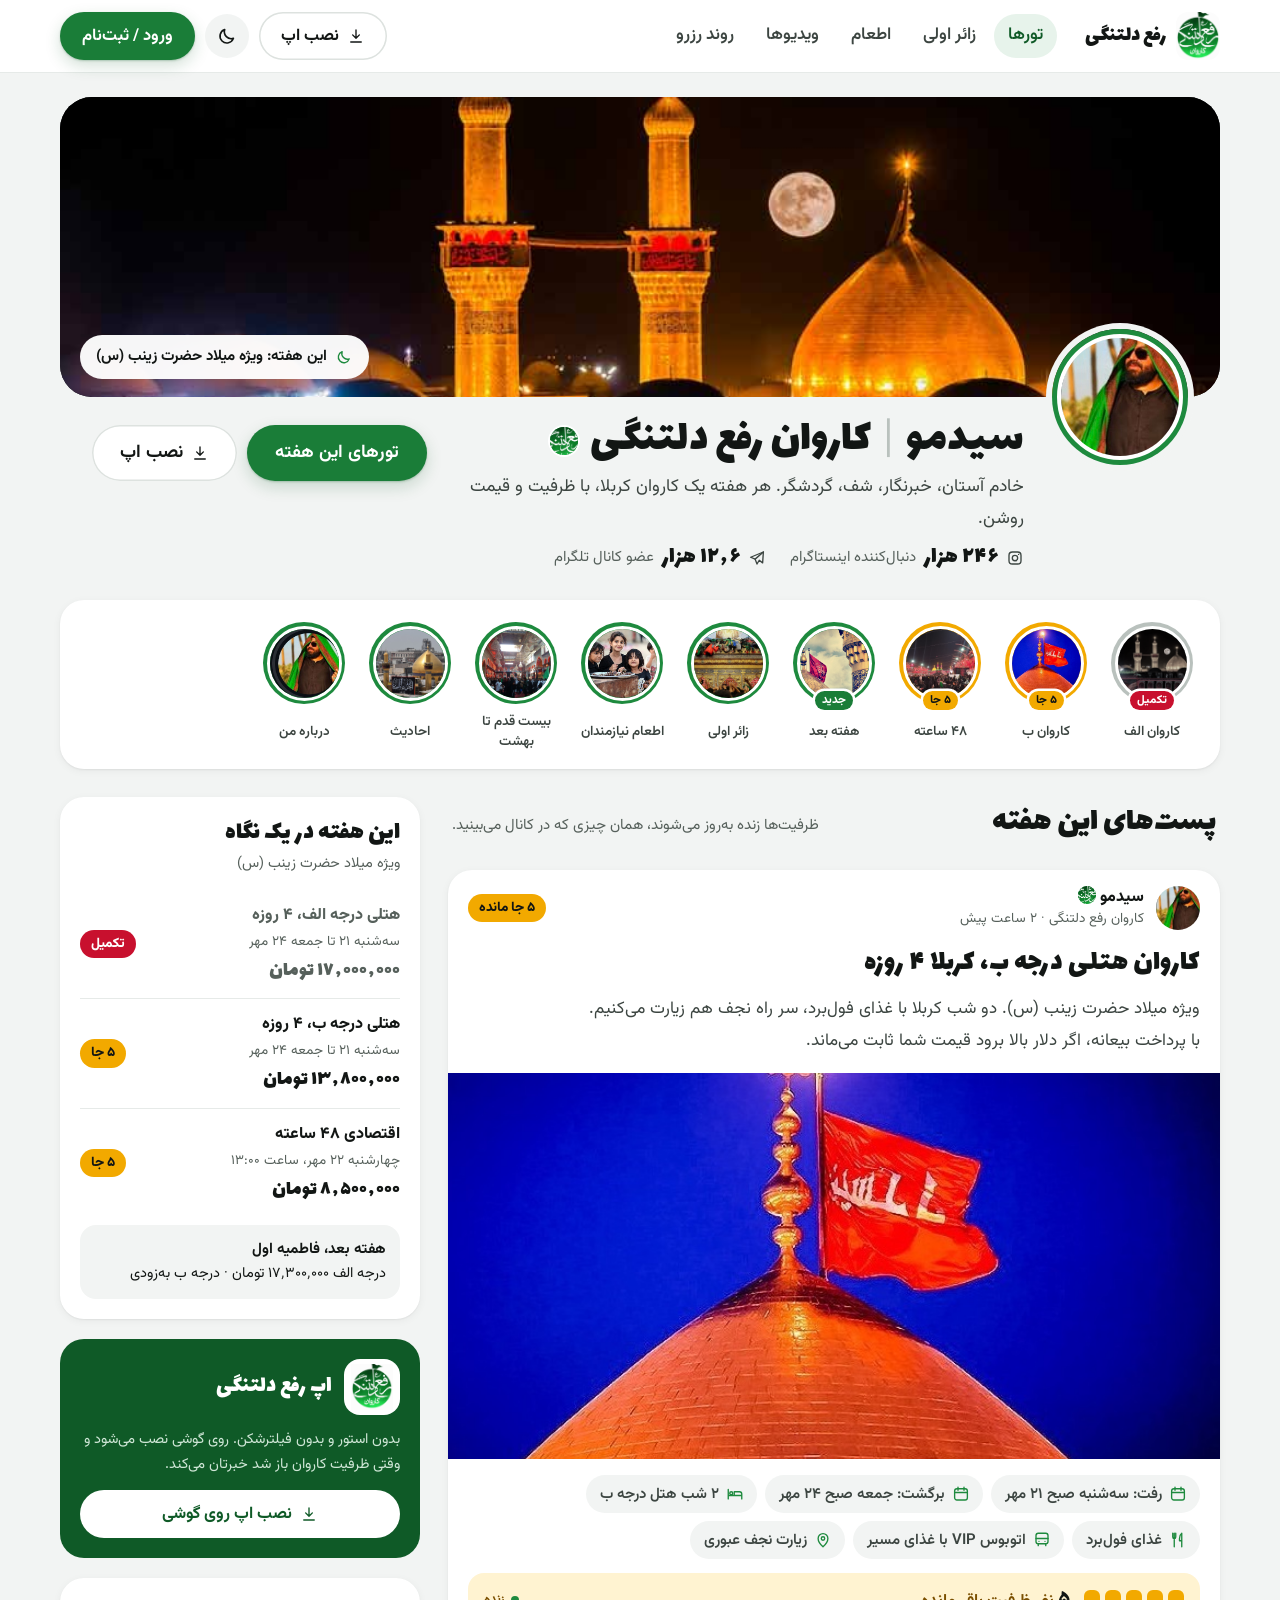
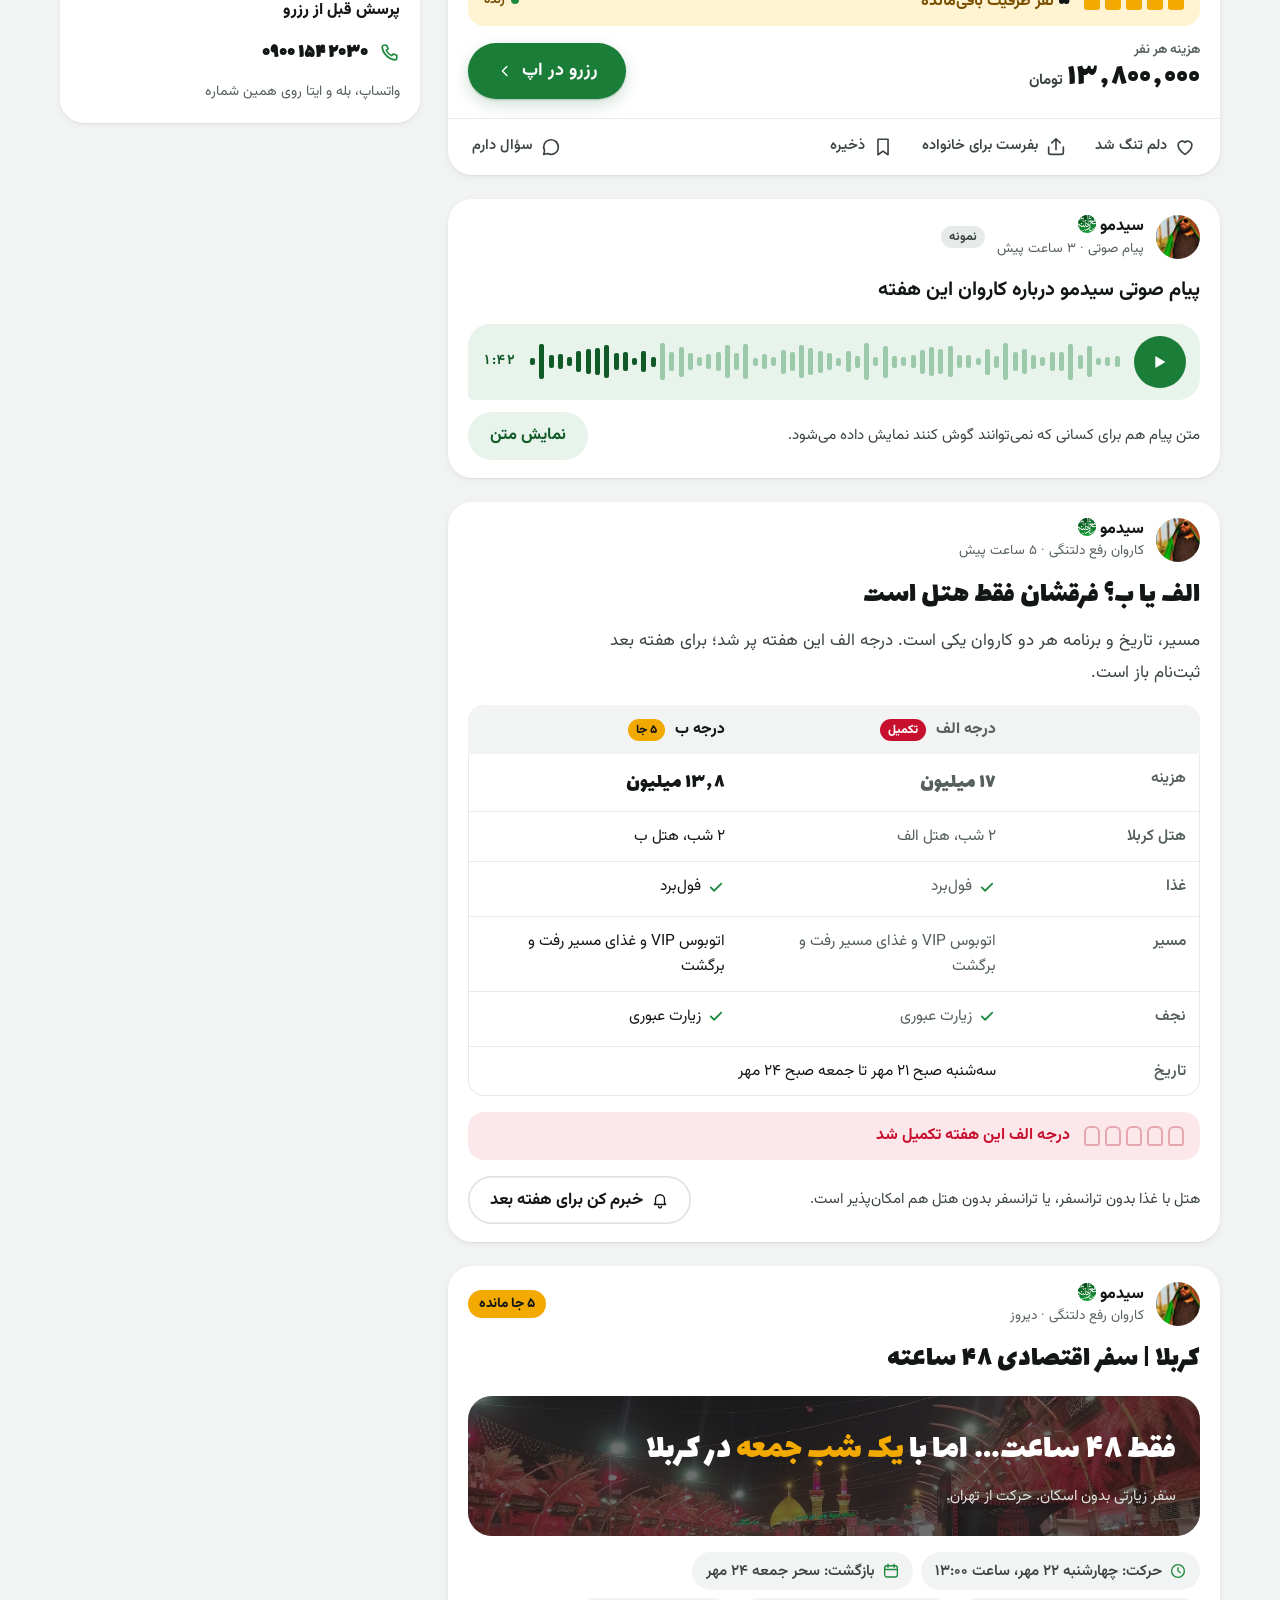
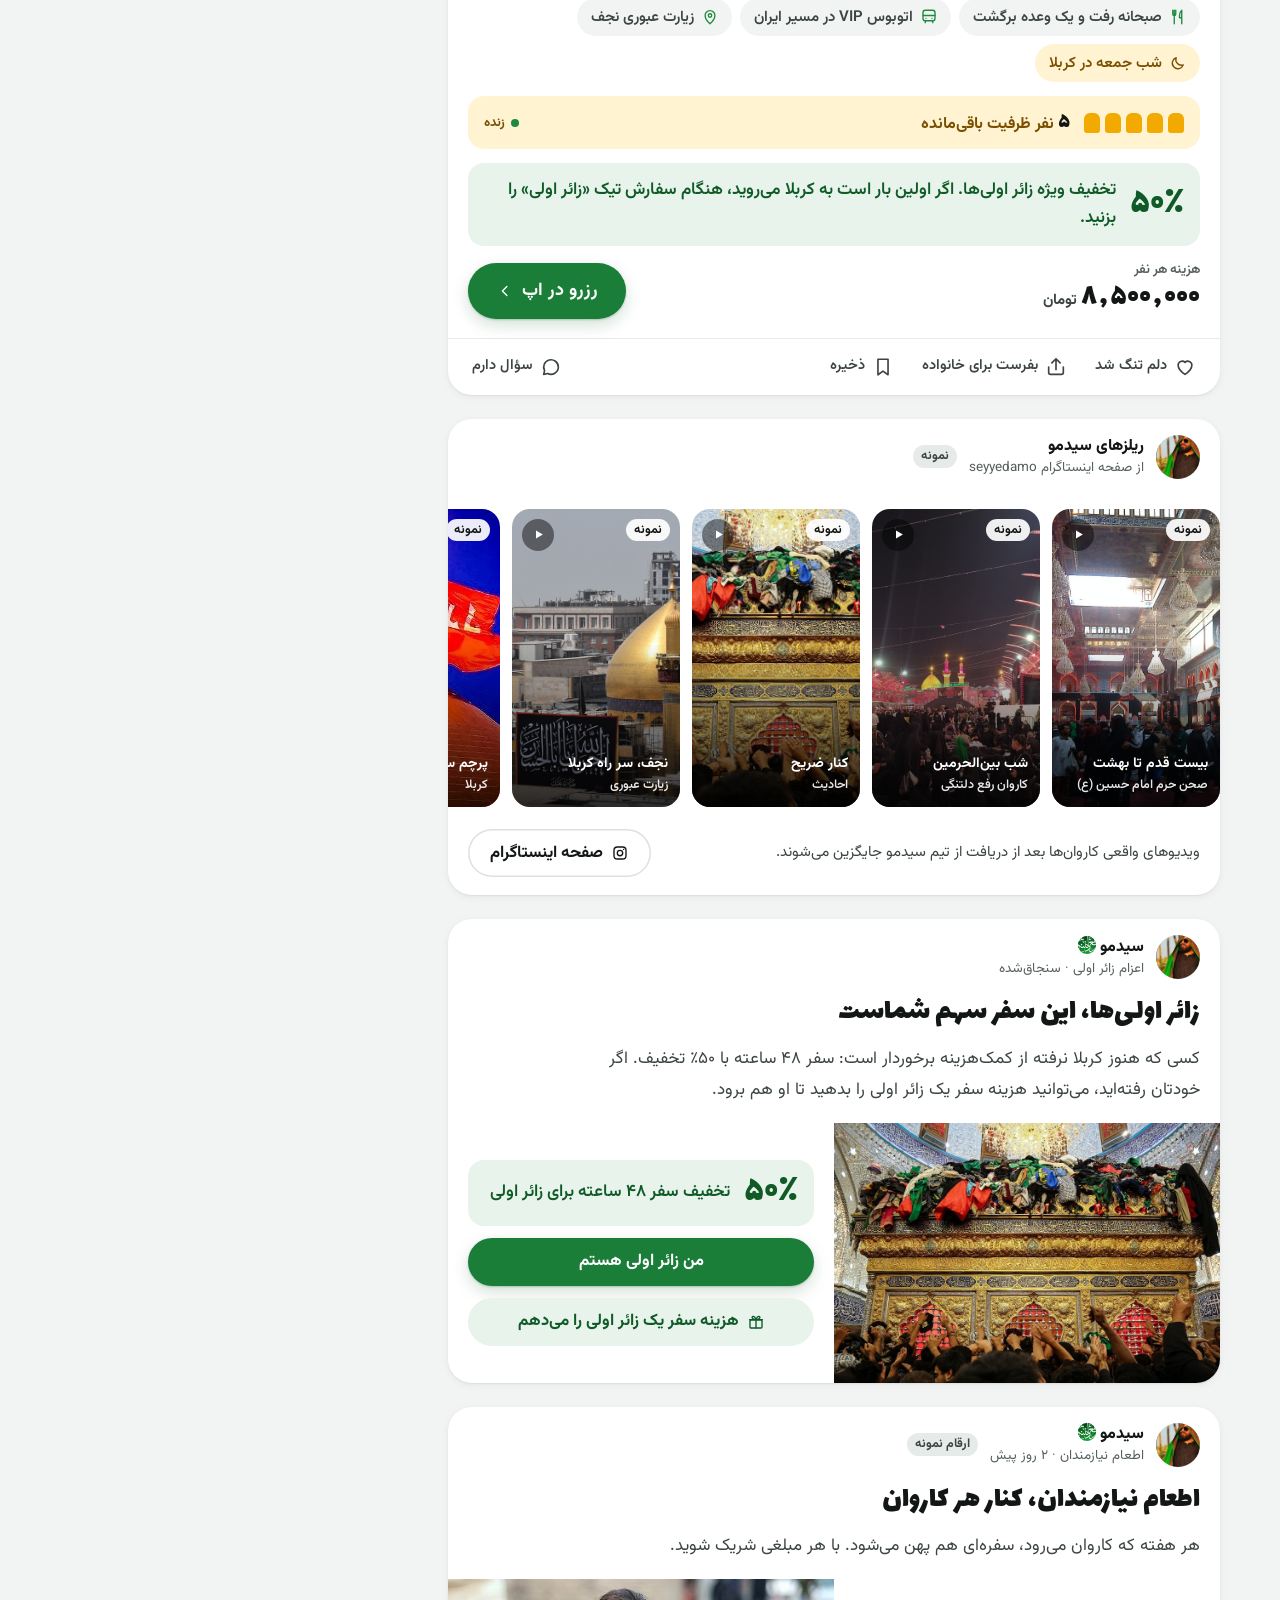
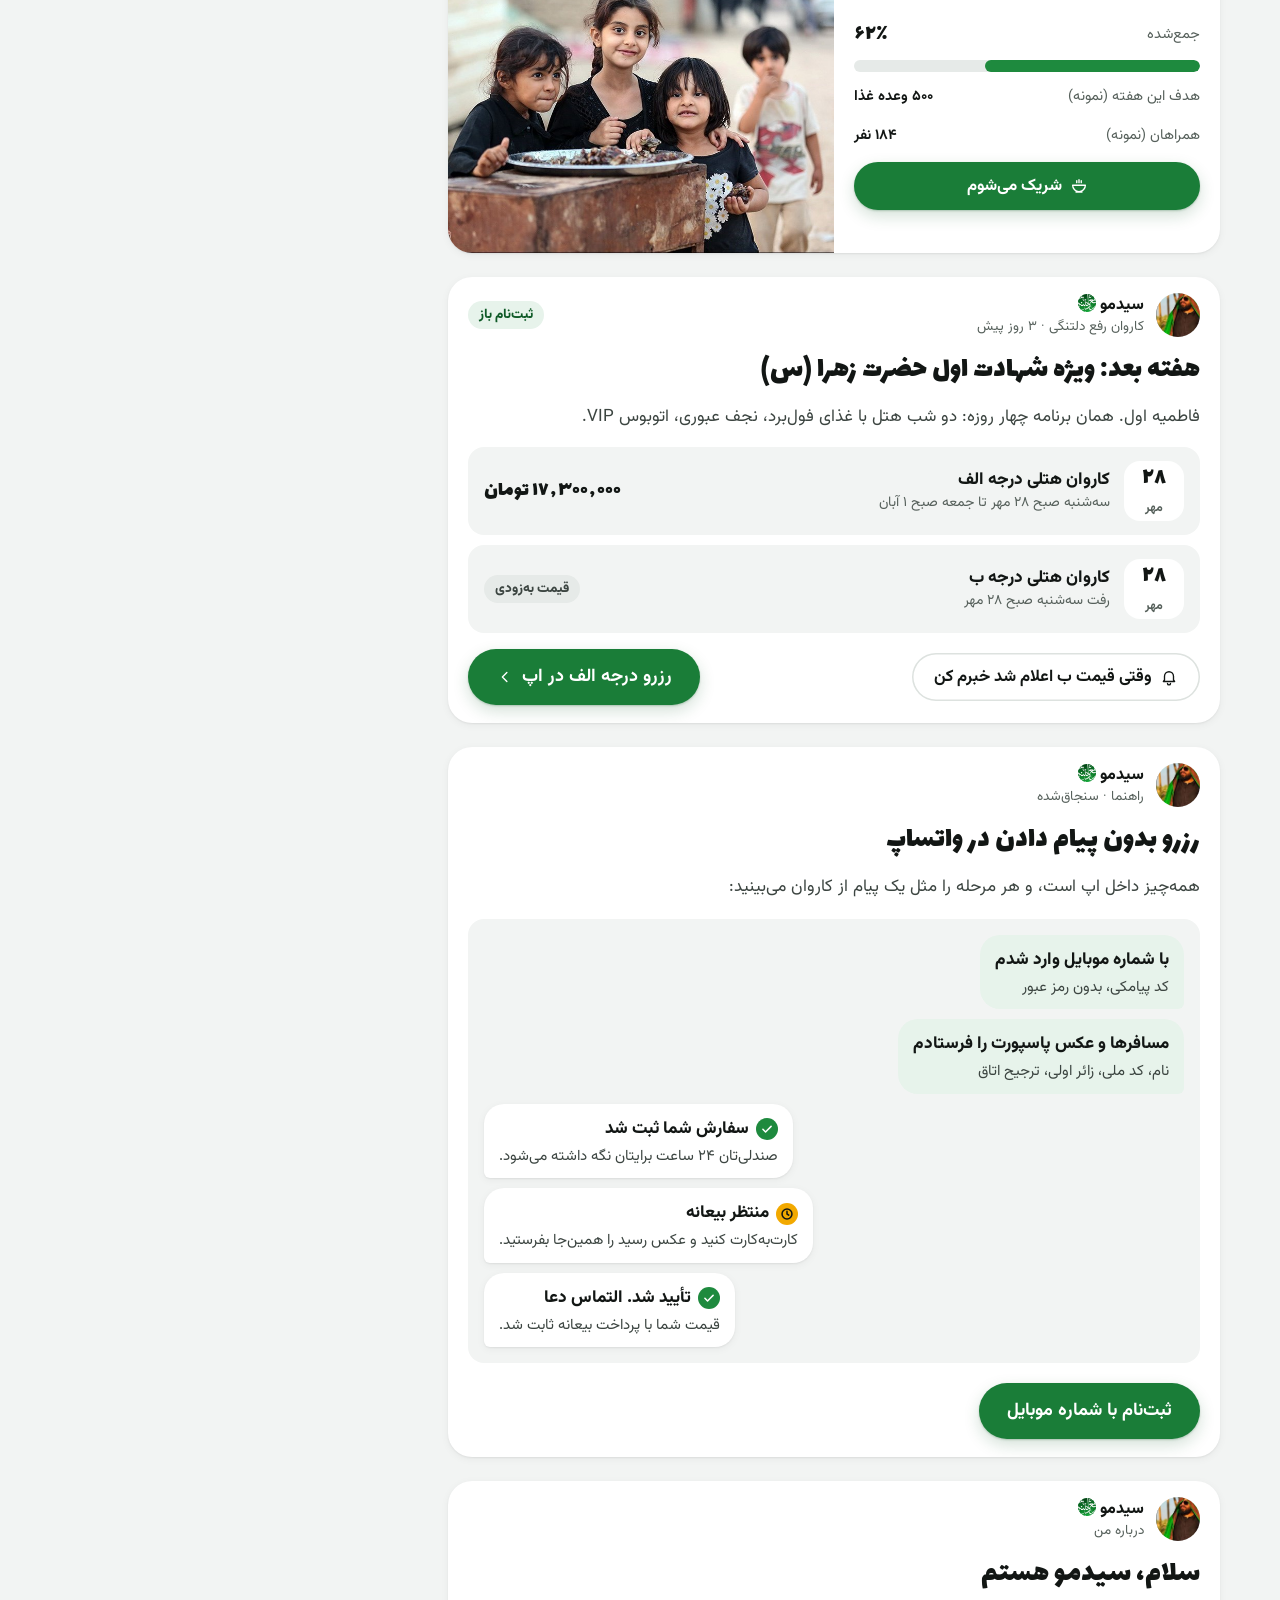
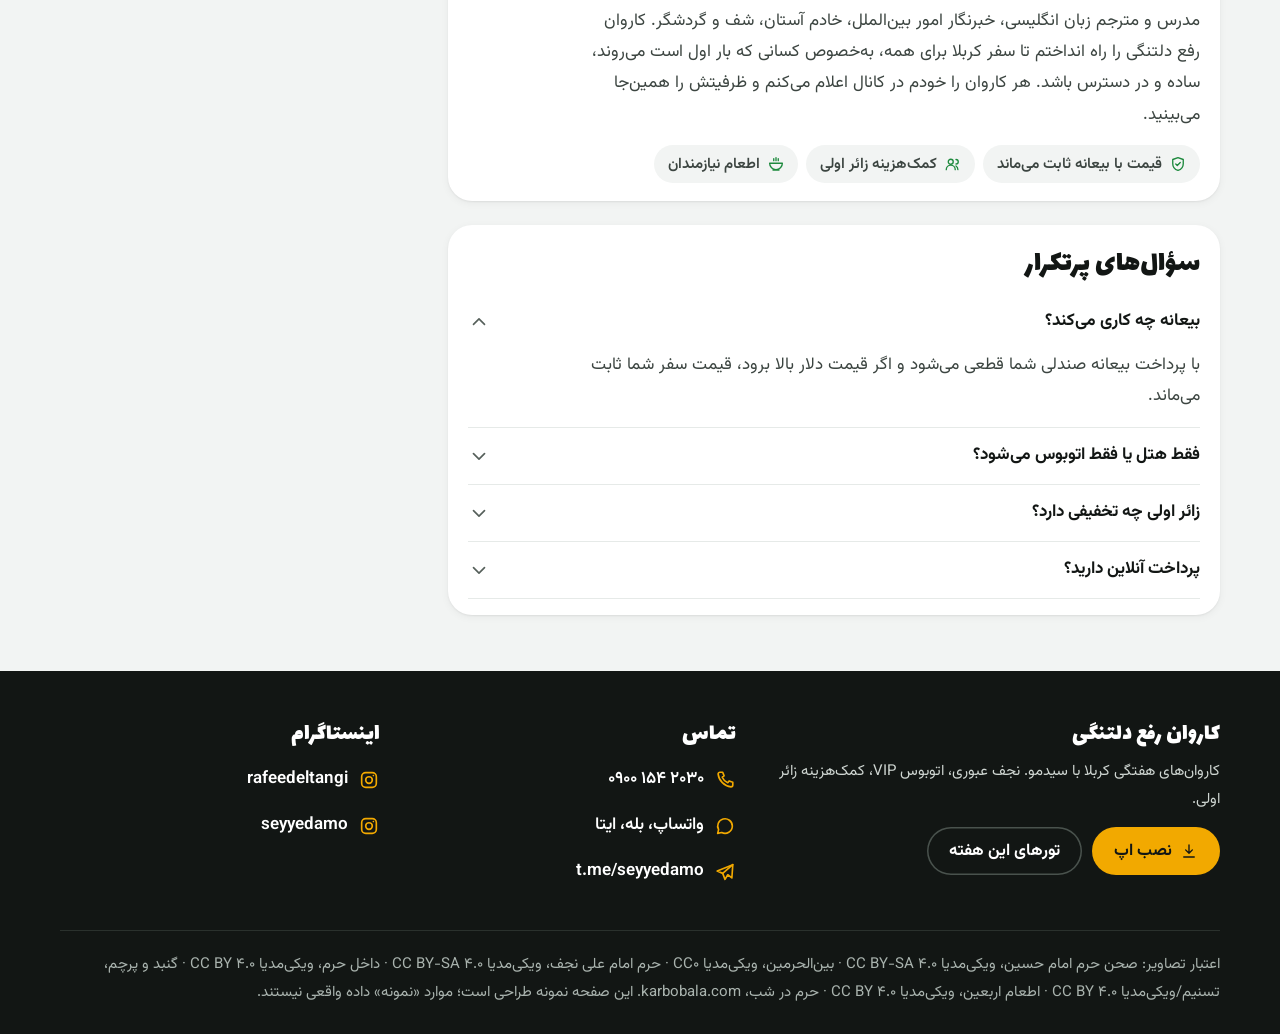
<file: mockups/c-social/index.html>
<!doctype html>
<html lang="fa" dir="rtl" data-default-theme="light">
<head>
<meta charset="utf-8">
<meta name="viewport" content="width=device-width, initial-scale=1, viewport-fit=cover">
<meta name="theme-color" content="#ffffff">
<title>سیدمو | کاروان رفع دلتنگی — کاروان‌های کربلای این هفته</title>
<meta name="description" content="کاروان‌های هفتگی کربلا با سیدمو: ظرفیت زنده، قیمت روشن، رزرو در اپ.">
<link rel="stylesheet" href="styles.css">
<script src="../assets/theme.js"></script>
<script>document.addEventListener("click",function(e){if(!e.target.closest("[data-theme-toggle]"))return;var r=document.documentElement;r.classList.add("theme-anim");clearTimeout(window.__ta);window.__ta=setTimeout(function(){r.classList.remove("theme-anim")},260)},true);</script>
</head>
<body>
<svg xmlns="http://www.w3.org/2000/svg" style="position:absolute;width:0;height:0;overflow:hidden" aria-hidden="true">
<defs>
<symbol id="i-bus" viewBox="0 0 24 24"><rect x="4" y="3" width="16" height="14" rx="3"/><path d="M4 10h16M8 13.8h.01M16 13.8h.01M7 17v2.5M17 17v2.5"/></symbol>
<symbol id="i-bed" viewBox="0 0 24 24"><path d="M3 18.5V6M3 14h18v4.5M21 14v-2a3 3 0 0 0-3-3h-7v5"/><circle cx="7" cy="11" r="2"/></symbol>
<symbol id="i-cal" viewBox="0 0 24 24"><rect x="3.5" y="5" width="17" height="15" rx="3"/><path d="M8 3v4M16 3v4M3.5 10h17"/></symbol>
<symbol id="i-clock" viewBox="0 0 24 24"><circle cx="12" cy="12" r="8.5"/><path d="M12 7.5V12l3 2"/></symbol>
<symbol id="i-food" viewBox="0 0 24 24"><path d="M7 3v8M5 3v5a2 2 0 0 0 4 0V3M7 11v10M17 21V3c-2 1.5-3 4-3 7v3h3"/></symbol>
<symbol id="i-pin" viewBox="0 0 24 24"><path d="M12 21s-6.5-5.6-6.5-11a6.5 6.5 0 0 1 13 0c0 5.4-6.5 11-6.5 11z"/><circle cx="12" cy="10" r="2.3"/></symbol>
<symbol id="i-moon" viewBox="0 0 24 24"><path d="M19 14.5A7.5 7.5 0 0 1 9.5 5a7.5 7.5 0 1 0 9.5 9.5z"/></symbol>
<symbol id="i-seat" viewBox="0 0 24 24"><path d="M7.5 4h6a2 2 0 0 1 2 2v7h-8z"/><path d="M5 13h14v3H5zM7 16v4M17 16v4"/></symbol>
<symbol id="i-play" viewBox="0 0 24 24"><path d="M8 5.5v13l11-6.5z" fill="currentColor"/></symbol>
<symbol id="i-mic" viewBox="0 0 24 24"><rect x="9" y="3" width="6" height="11" rx="3"/><path d="M5.5 11a6.5 6.5 0 0 0 13 0M12 17.5V21"/></symbol>
<symbol id="i-heart" viewBox="0 0 24 24"><path d="M12 20s-7.5-4.6-7.5-10.1A4.4 4.4 0 0 1 12 7a4.4 4.4 0 0 1 7.5 2.9C19.5 15.4 12 20 12 20z"/></symbol>
<symbol id="i-share" viewBox="0 0 24 24"><path d="M4 12v6a2 2 0 0 0 2 2h12a2 2 0 0 0 2-2v-6M12 3v12M7.5 7.5 12 3l4.5 4.5"/></symbol>
<symbol id="i-bookmark" viewBox="0 0 24 24"><path d="M6.5 3.5h11v17l-5.5-4-5.5 4z"/></symbol>
<symbol id="i-chat" viewBox="0 0 24 24"><path d="M20 12a8 8 0 0 1-11.6 7.1L4 20l1-4A8 8 0 1 1 20 12z"/></symbol>
<symbol id="i-home" viewBox="0 0 24 24"><path d="M4 10.5 12 4l8 6.5V19a1.5 1.5 0 0 1-1.5 1.5H15v-6H9v6H5.5A1.5 1.5 0 0 1 4 19z"/></symbol>
<symbol id="i-compass" viewBox="0 0 24 24"><circle cx="12" cy="12" r="8.5"/><path d="m15.5 8.5-2 5-5 2 2-5z"/></symbol>
<symbol id="i-ticket" viewBox="0 0 24 24"><path d="M4 7.5A1.5 1.5 0 0 1 5.5 6h13A1.5 1.5 0 0 1 20 7.5V10a2 2 0 0 0 0 4v2.5a1.5 1.5 0 0 1-1.5 1.5h-13A1.5 1.5 0 0 1 4 16.5V14a2 2 0 0 0 0-4z"/><path d="M14.5 6.5v11" stroke-dasharray="2 2.6"/></symbol>
<symbol id="i-user" viewBox="0 0 24 24"><circle cx="12" cy="8.5" r="3.8"/><path d="M4.5 20a7.5 7.5 0 0 1 15 0"/></symbol>
<symbol id="i-users" viewBox="0 0 24 24"><circle cx="9" cy="9" r="3.3"/><path d="M3 19.5a6 6 0 0 1 12 0M16 6a3 3 0 0 1 0 6M18.5 19.5a6 6 0 0 0-2.5-4.9"/></symbol>
<symbol id="i-bell" viewBox="0 0 24 24"><path d="M6 16v-5a6 6 0 0 1 12 0v5l1.5 2h-15z"/><path d="M10 20.5a2 2 0 0 0 4 0"/></symbol>
<symbol id="i-plus" viewBox="0 0 24 24"><path d="M12 5v14M5 12h14"/></symbol>
<symbol id="i-minus" viewBox="0 0 24 24"><path d="M5 12h14"/></symbol>
<symbol id="i-upload" viewBox="0 0 24 24"><path d="M12 15V4M7.5 8.5 12 4l4.5 4.5M4 15v3.5A1.5 1.5 0 0 0 5.5 20h13a1.5 1.5 0 0 0 1.5-1.5V15"/></symbol>
<symbol id="i-camera" viewBox="0 0 24 24"><path d="M4 8.5A1.5 1.5 0 0 1 5.5 7h2L9 4.5h6L16.5 7h2A1.5 1.5 0 0 1 20 8.5v9a1.5 1.5 0 0 1-1.5 1.5h-13A1.5 1.5 0 0 1 4 17.5z"/><circle cx="12" cy="13" r="3.5"/></symbol>
<symbol id="i-back" viewBox="0 0 24 24"><path d="m9.5 6 6 6-6 6"/></symbol>
<symbol id="i-fwd" viewBox="0 0 24 24"><path d="m14.5 6-6 6 6 6"/></symbol>
<symbol id="i-up" viewBox="0 0 24 24"><path d="m6 14.5 6-6 6 6"/></symbol>
<symbol id="i-down" viewBox="0 0 24 24"><path d="m6 9.5 6 6 6-6"/></symbol>
<symbol id="i-check" viewBox="0 0 24 24"><path d="m5 12.5 4.5 4.5L19 7.5"/></symbol>
<symbol id="i-phone" viewBox="0 0 24 24"><path d="M6.5 3.5h3l1.5 4-2 1.5a11 11 0 0 0 6 6l1.5-2 4 1.5v3a2 2 0 0 1-2 2A16 16 0 0 1 4.5 5.5a2 2 0 0 1 2-2z"/></symbol>
<symbol id="i-send" viewBox="0 0 24 24"><path d="M20.5 4 3.5 11l6 2.5 2.5 6.5 3-5 4.5 3.5z"/><path d="m9.5 13.5 11-9.5"/></symbol>
<symbol id="i-insta" viewBox="0 0 24 24"><rect x="4" y="4" width="16" height="16" rx="4.5"/><circle cx="12" cy="12" r="3.6"/><path d="M16.8 7.2h.01"/></symbol>
<symbol id="i-download" viewBox="0 0 24 24"><path d="M12 4v11M7.5 10.5 12 15l4.5-4.5M5 20h14"/></symbol>
<symbol id="i-shield" viewBox="0 0 24 24"><path d="M12 3.5 5 6v5.5c0 4.3 3 7.7 7 9 4-1.3 7-4.7 7-9V6z"/><path d="m9 12 2 2 4-4"/></symbol>
<symbol id="i-gift" viewBox="0 0 24 24"><rect x="4" y="9" width="16" height="11" rx="1.5"/><path d="M3.5 9h17M12 9v11M12 9S10.5 4 8 4.5 7 9 12 9zM12 9s1.5-5 4-4.5S17 9 12 9z"/></symbol>
<symbol id="i-bowl" viewBox="0 0 24 24"><path d="M3.5 11h17a8.5 8.5 0 0 1-17 0zM8 20h8M12 3.5v4M9 5v2.5M15 5v2.5"/></symbol>
<symbol id="i-lock" viewBox="0 0 24 24"><rect x="5" y="10.5" width="14" height="10" rx="2"/><path d="M8 10.5V8a4 4 0 0 1 8 0v2.5"/></symbol>
<symbol id="i-id" viewBox="0 0 24 24"><rect x="3.5" y="5.5" width="17" height="13" rx="2"/><circle cx="9" cy="11" r="2"/><path d="M6 15.5a3 3 0 0 1 6 0M14 10h4M14 13.5h3"/></symbol>
<symbol id="i-passport" viewBox="0 0 24 24"><rect x="5.5" y="3.5" width="13" height="17" rx="2"/><circle cx="12" cy="10.5" r="3"/><path d="M9 16.5h6"/></symbol>
<symbol id="i-copy" viewBox="0 0 24 24"><rect x="8.5" y="8.5" width="11" height="11" rx="2"/><path d="M15.5 8.5V6A1.5 1.5 0 0 0 14 4.5H6A1.5 1.5 0 0 0 4.5 6v8A1.5 1.5 0 0 0 6 15.5h2.5"/></symbol>
<symbol id="i-x" viewBox="0 0 24 24"><path d="M6 6l12 12M18 6 6 18"/></symbol>
<symbol id="i-edit" viewBox="0 0 24 24"><path d="M4 20h4L19 9l-4-4L4 16z"/></symbol>
<symbol id="i-menu" viewBox="0 0 24 24"><path d="M4 7h16M4 12h16M4 17h10"/></symbol>
<symbol id="i-sun" viewBox="0 0 24 24"><circle cx="12" cy="12" r="4"/><path d="M12 3v2M12 19v2M3 12h2M19 12h2M5.6 5.6 7 7M17 17l1.4 1.4M5.6 18.4 7 17M17 7l1.4-1.4"/></symbol>
</defs>
</svg>

<header class="site-head">
  <div class="wrap">
    <a class="brand" href="#top" aria-label="کاروان رفع دلتنگی، صفحه اصلی">
      <img src="../assets/img/logo.jpg" alt="">
      <span>رفع دلتنگی</span>
    </a>
    <nav class="nav" aria-label="منوی اصلی">
      <a href="#tours" aria-current="page">تورها</a>
      <a href="#first">زائر اولی</a>
      <a href="#charity">اطعام</a>
      <a href="#reels">ویدیوها</a>
      <a href="#how">روند رزرو</a>
    </nav>
    <div class="head-end">
      <a class="btn btn-ghost" href="#install"><svg class="icon s"><use href="#i-download"/></svg>نصب اپ</a>
      <button class="theme-btn" type="button" data-theme-toggle aria-label="رفتن به حالت تیره"><svg class="icon i-moon"><use href="#i-moon"/></svg><svg class="icon i-sun"><use href="#i-sun"/></svg></button>
      <a class="btn btn-primary" href="app.html">ورود / ثبت‌نام</a>
      <button class="menu-btn" aria-label="منو"><svg class="icon"><use href="#i-menu"/></svg></button>
    </div>
  </div>
</header>

<main id="top">
  <!-- profile hero -->
  <section class="wrap profile" aria-labelledby="who">
    <div class="cover">
      <img src="../assets/img/karbala2.jpg" alt="حرم امام حسین (ع) در شب، با ماه کامل پشت گنبد طلایی">
      <p class="cover-note"><svg class="icon s"><use href="#i-moon"/></svg>این هفته: ویژه میلاد حضرت زینب (س)</p>
    </div>
    <div class="profile-row">
      <div class="big-avatar"><div class="avatar"><img src="../assets/img/seyyedamo-avatar.jpg" alt="سیدمو با شال سبز"></div></div>
      <div class="profile-id">
        <h1 id="who">سیدمو <span class="bar" aria-hidden="true">|</span> کاروان رفع دلتنگی <span class="verified" title="صفحه رسمی کاروان"><img src="../assets/img/logo.jpg" alt="نشان رسمی کاروان"></span></h1>
        <p class="bio">خادم آستان، خبرنگار، شف، گردشگر. هر هفته یک کاروان کربلا، با ظرفیت و قیمت روشن.</p>
        <div class="stats">
          <span class="stat"><svg class="icon s"><use href="#i-insta"/></svg><b>۲۴۶ هزار</b> دنبال‌کننده اینستاگرام</span>
          <span class="stat"><svg class="icon s"><use href="#i-send"/></svg><b>۱۲٫۶ هزار</b> عضو کانال تلگرام</span>
        </div>
      </div>
      <div class="profile-cta">
        <a class="btn btn-primary btn-lg" href="#tours">تورهای این هفته</a>
        <a class="btn btn-ghost btn-lg" href="#install"><svg class="icon s"><use href="#i-download"/></svg>نصب اپ</a>
      </div>
    </div>

    <nav class="stories-band" aria-label="استوری‌ها">
      <div class="stories">
        <a class="story" href="#p-alef" style="--i:0"><span class="story-ring is-full"><img src="../assets/img/karbala2.jpg" alt=""><span class="story-badge">تکمیل</span></span><span class="story-name">کاروان الف</span></a>
        <a class="story" href="#p-be" style="--i:1"><span class="story-ring"><img src="../assets/img/husayn-tasnim.jpg" alt=""><span class="story-badge">۵ جا</span></span><span class="story-name">کاروان ب</span></a>
        <a class="story" href="#p-48" style="--i:2"><span class="story-ring"><img src="../assets/img/abbas-bayn-alharamayn.jpg" alt=""><span class="story-badge">۵ جا</span></span><span class="story-name">۴۸ ساعته</span></a>
        <a class="story" href="#p-next" style="--i:3"><span class="story-ring is-brand"><img src="../assets/img/Karbala.jpg" alt=""><span class="story-badge">جدید</span></span><span class="story-name">هفته بعد</span></a>
        <a class="story" href="#first" style="--i:4"><span class="story-ring is-brand"><img src="../assets/img/inside-husayn.jpg" alt=""></span><span class="story-name">زائر اولی</span></a>
        <a class="story" href="#charity" style="--i:5"><span class="story-ring is-brand"><img src="../assets/img/arbaeen-walk.jpg" alt=""></span><span class="story-name">اطعام نیازمندان</span></a>
        <a class="story" href="#reels" style="--i:6"><span class="story-ring is-brand"><img src="../assets/img/courtyard-husayn.jpg" alt=""></span><span class="story-name">بیست قدم تا بهشت</span></a>
        <a class="story" href="#reels" style="--i:7"><span class="story-ring is-brand"><img src="../assets/img/najaf-2023.jpg" alt=""></span><span class="story-name">احادیث</span></a>
        <a class="story" href="#about" style="--i:8"><span class="story-ring is-brand"><img src="../assets/img/seyyedamo-avatar.jpg" alt=""></span><span class="story-name">درباره من</span></a>
      </div>
    </nav>
  </section>

  <div class="wrap layout">
    <!-- FEED -->
    <div class="feed" id="tours">
      <div class="feed-head">
        <h2>پست‌های این هفته</h2>
        <p>ظرفیت‌ها زنده به‌روز می‌شوند، همان چیزی که در کانال می‌بینید.</p>
      </div>

      <!-- grade B -->
      <article class="post" id="p-be" aria-labelledby="t-be">
        <header class="post-head">
          <span class="avatar"><img src="../assets/img/seyyedamo-avatar.jpg" alt=""></span>
          <span class="post-who"><b>سیدمو <span class="verified"><img src="../assets/img/logo.jpg" alt="رسمی"></span></b><small>کاروان رفع دلتنگی · ۲ ساعت پیش</small></span>
          <span class="pill pill-low">۵ جا مانده</span>
        </header>
        <div class="post-body">
          <h3 class="post-title" id="t-be">کاروان هتلی درجه ب، کربلا ۴ روزه</h3>
          <p class="post-text">ویژه میلاد حضرت زینب (س). دو شب کربلا با غذای فول‌برد، سر راه نجف هم زیارت می‌کنیم. با پرداخت بیعانه، اگر دلار بالا برود قیمت شما ثابت می‌ماند.</p>
        </div>
        <figure class="post-media"><img src="../assets/img/husayn-tasnim.jpg" alt="گنبد طلایی حرم امام حسین (ع) و پرچم سرخ در آسمان شب"></figure>
        <div class="post-facts">
          <ul class="chips">
            <li class="chip"><svg class="icon"><use href="#i-cal"/></svg>رفت: سه‌شنبه صبح ۲۱ مهر</li>
            <li class="chip"><svg class="icon"><use href="#i-cal"/></svg>برگشت: جمعه صبح ۲۴ مهر</li>
            <li class="chip"><svg class="icon"><use href="#i-bed"/></svg>۲ شب هتل درجه ب</li>
            <li class="chip"><svg class="icon"><use href="#i-food"/></svg>غذای فول‌برد</li>
            <li class="chip"><svg class="icon"><use href="#i-bus"/></svg>اتوبوس VIP با غذای مسیر</li>
            <li class="chip"><svg class="icon"><use href="#i-pin"/></svg>زیارت نجف عبوری</li>
          </ul>
          <div class="seats is-low" role="status">
            <span class="seats-pips" aria-hidden="true"><i></i><i></i><i></i><i></i><i></i></span>
            <p class="seats-label"><strong class="seats-num" data-from="۶"><span>۵</span></strong> نفر ظرفیت باقی‌مانده</p>
            <span class="live"><i></i>زنده</span>
          </div>
        </div>
        <div class="post-cta">
          <p class="price"><small>هزینه هر نفر</small><b class="num">۱۳٬۸۰۰٬۰۰۰<span>تومان</span></b></p>
          <a class="btn btn-primary btn-lg" href="app.html">رزرو در اپ<svg class="icon s"><use href="#i-fwd"/></svg></a>
        </div>
        <div class="post-actions">
          <button class="act"><svg class="icon"><use href="#i-heart"/></svg><span>دلم تنگ شد</span></button>
          <button class="act"><svg class="icon"><use href="#i-share"/></svg><span>بفرست برای خانواده</span></button>
          <button class="act"><svg class="icon"><use href="#i-bookmark"/></svg><span>ذخیره</span></button>
          <a class="act" href="#contact"><svg class="icon"><use href="#i-chat"/></svg><span>سؤال دارم</span></a>
        </div>
      </article>

      <!-- voice note -->
      <article class="post" aria-labelledby="t-voice">
        <header class="post-head">
          <span class="avatar"><img src="../assets/img/seyyedamo-avatar.jpg" alt=""></span>
          <span class="post-who"><b>سیدمو <span class="verified"><img src="../assets/img/logo.jpg" alt="رسمی"></span></b><small>پیام صوتی · ۳ ساعت پیش</small></span>
          <span class="sample on-light">نمونه</span>
        </header>
        <div class="post-body">
          <h3 class="post-text" id="t-voice" style="font-weight:700;color:var(--ink)">پیام صوتی سیدمو درباره کاروان این هفته</h3>
        </div>
        <div class="voice">
          <button class="voice-play" aria-label="پخش پیام صوتی"><svg class="icon"><use href="#i-play"/></svg></button>
          <div class="wave" data-wave="64" data-on="14" aria-hidden="true"></div>
          <span class="voice-time num">۱:۴۲</span>
        </div>
        <div class="post-cta" style="padding-top:12px">
          <p class="post-text" style="font-size:15px">متن پیام هم برای کسانی که نمی‌توانند گوش کنند نمایش داده می‌شود.</p>
          <button class="btn btn-soft">نمایش متن</button>
        </div>
      </article>

      <!-- compare A vs B -->
      <article class="post" id="p-alef" aria-labelledby="t-cmp">
        <header class="post-head">
          <span class="avatar"><img src="../assets/img/seyyedamo-avatar.jpg" alt=""></span>
          <span class="post-who"><b>سیدمو <span class="verified"><img src="../assets/img/logo.jpg" alt="رسمی"></span></b><small>کاروان رفع دلتنگی · ۵ ساعت پیش</small></span>
        </header>
        <div class="post-body">
          <h3 class="post-title" id="t-cmp">الف یا ب؟ فرقشان فقط هتل است</h3>
          <p class="post-text">مسیر، تاریخ و برنامه هر دو کاروان یکی است. درجه الف این هفته پر شد؛ برای هفته بعد ثبت‌نام باز است.</p>
        </div>
        <div class="compare">
          <table>
            <thead><tr><th scope="col"></th><th scope="col" class="col-full">درجه الف <span class="pill pill-full">تکمیل</span></th><th scope="col">درجه ب <span class="pill pill-low">۵ جا</span></th></tr></thead>
            <tbody>
              <tr><th scope="row">هزینه</th><td class="col-full"><span class="p num">۱۷ میلیون</span></td><td><span class="p num">۱۳٫۸ میلیون</span></td></tr>
              <tr><th scope="row">هتل کربلا</th><td class="col-full">۲ شب، هتل الف</td><td>۲ شب، هتل ب</td></tr>
              <tr><th scope="row">غذا</th><td class="col-full"><span class="yes"><svg class="icon"><use href="#i-check"/></svg>فول‌برد</span></td><td><span class="yes"><svg class="icon"><use href="#i-check"/></svg>فول‌برد</span></td></tr>
              <tr><th scope="row">مسیر</th><td class="col-full">اتوبوس VIP و غذای مسیر رفت و برگشت</td><td>اتوبوس VIP و غذای مسیر رفت و برگشت</td></tr>
              <tr><th scope="row">نجف</th><td class="col-full"><span class="yes"><svg class="icon"><use href="#i-check"/></svg>زیارت عبوری</span></td><td><span class="yes"><svg class="icon"><use href="#i-check"/></svg>زیارت عبوری</span></td></tr>
              <tr><th scope="row">تاریخ</th><td class="col-full" colspan="2" style="color:var(--ink)">سه‌شنبه صبح ۲۱ مهر تا جمعه صبح ۲۴ مهر</td></tr>
            </tbody>
          </table>
        </div>
        <div class="post-facts">
          <div class="seats is-full" role="status">
            <span class="seats-pips" aria-hidden="true"><i></i><i></i><i></i><i></i><i></i></span>
            <p class="seats-label">درجه الف این هفته <strong>تکمیل</strong> شد</p>
          </div>
        </div>
        <div class="post-cta">
          <p class="post-text" style="font-size:15px">هتل با غذا بدون ترانسفر، یا ترانسفر بدون هتل هم امکان‌پذیر است.</p>
          <a class="btn btn-ghost" href="#p-next"><svg class="icon s"><use href="#i-bell"/></svg>خبرم کن برای هفته بعد</a>
        </div>
      </article>

      <!-- 48h trip -->
      <article class="post" id="p-48" aria-labelledby="t-48">
        <header class="post-head">
          <span class="avatar"><img src="../assets/img/seyyedamo-avatar.jpg" alt=""></span>
          <span class="post-who"><b>سیدمو <span class="verified"><img src="../assets/img/logo.jpg" alt="رسمی"></span></b><small>کاروان رفع دلتنگی · دیروز</small></span>
          <span class="pill pill-low">۵ جا مانده</span>
        </header>
        <div class="post-body">
          <h3 class="post-title" id="t-48">کربلا | سفر اقتصادی ۴۸ ساعته</h3>
        </div>
        <div class="quote-band">
          <img src="../assets/img/abbas-bayn-alharamayn.jpg" alt="">
          <p>فقط ۴۸ ساعت<span class="ell">…</span> اما با <em>یک شب جمعه</em> در کربلا</p>
          <small>سفر زیارتی بدون اسکان. حرکت از تهران.</small>
        </div>
        <div class="post-facts">
          <ul class="chips">
            <li class="chip"><svg class="icon"><use href="#i-clock"/></svg>حرکت: چهارشنبه ۲۲ مهر، ساعت ۱۳:۰۰</li>
            <li class="chip"><svg class="icon"><use href="#i-cal"/></svg>بازگشت: سحر جمعه ۲۴ مهر</li>
            <li class="chip"><svg class="icon"><use href="#i-food"/></svg>صبحانه رفت و یک وعده برگشت</li>
            <li class="chip"><svg class="icon"><use href="#i-bus"/></svg>اتوبوس VIP در مسیر ایران</li>
            <li class="chip"><svg class="icon"><use href="#i-pin"/></svg>زیارت عبوری نجف</li>
            <li class="chip is-hot"><svg class="icon"><use href="#i-moon"/></svg>شب جمعه در کربلا</li>
          </ul>
          <div class="seats is-low" role="status">
            <span class="seats-pips" aria-hidden="true"><i></i><i></i><i></i><i></i><i></i></span>
            <p class="seats-label"><strong class="seats-num" data-from="۶"><span>۵</span></strong> نفر ظرفیت باقی‌مانده</p>
            <span class="live"><i></i>زنده</span>
          </div>
        </div>
        <div class="offer">
          <span class="big">۵۰٪</span>
          <p>تخفیف ویژه زائر اولی‌ها. اگر اولین بار است به کربلا می‌روید، هنگام سفارش تیک «زائر اولی» را بزنید.</p>
        </div>
        <div class="post-cta">
          <p class="price"><small>هزینه هر نفر</small><b class="num">۸٬۵۰۰٬۰۰۰<span>تومان</span></b></p>
          <a class="btn btn-primary btn-lg" href="app.html">رزرو در اپ<svg class="icon s"><use href="#i-fwd"/></svg></a>
        </div>
        <div class="post-actions">
          <button class="act"><svg class="icon"><use href="#i-heart"/></svg><span>دلم تنگ شد</span></button>
          <button class="act"><svg class="icon"><use href="#i-share"/></svg><span>بفرست برای خانواده</span></button>
          <button class="act"><svg class="icon"><use href="#i-bookmark"/></svg><span>ذخیره</span></button>
          <a class="act" href="#contact"><svg class="icon"><use href="#i-chat"/></svg><span>سؤال دارم</span></a>
        </div>
      </article>

      <!-- reels -->
      <article class="post" id="reels" aria-labelledby="t-reels">
        <header class="post-head">
          <span class="avatar"><img src="../assets/img/seyyedamo-avatar.jpg" alt=""></span>
          <span class="post-who"><b>ریلزهای سیدمو</b><small>از صفحه اینستاگرام seyyedamo</small></span>
          <span class="sample on-light">نمونه</span>
        </header>
        <div class="post-body"><h3 class="sr-only" id="t-reels">ویدیوها</h3></div>
        <div class="reels">
          <a class="reel" href="#reels"><img src="../assets/img/courtyard-husayn.jpg" alt=""><span class="sample">نمونه</span><span class="reel-play"><svg class="icon"><use href="#i-play"/></svg></span><span class="reel-cap">بیست قدم تا بهشت<small>صحن حرم امام حسین (ع)</small></span></a>
          <a class="reel" href="#reels"><img src="../assets/img/abbas-bayn-alharamayn.jpg" alt=""><span class="sample">نمونه</span><span class="reel-play"><svg class="icon"><use href="#i-play"/></svg></span><span class="reel-cap">شب بین‌الحرمین<small>کاروان رفع دلتنگی</small></span></a>
          <a class="reel" href="#reels"><img src="../assets/img/inside-husayn.jpg" alt=""><span class="sample">نمونه</span><span class="reel-play"><svg class="icon"><use href="#i-play"/></svg></span><span class="reel-cap">کنار ضریح<small>احادیث</small></span></a>
          <a class="reel" href="#reels"><img src="../assets/img/najaf-2023.jpg" alt=""><span class="sample">نمونه</span><span class="reel-play"><svg class="icon"><use href="#i-play"/></svg></span><span class="reel-cap">نجف، سر راه کربلا<small>زیارت عبوری</small></span></a>
          <a class="reel" href="#reels"><img src="../assets/img/husayn-tasnim.jpg" alt=""><span class="sample">نمونه</span><span class="reel-play"><svg class="icon"><use href="#i-play"/></svg></span><span class="reel-cap">پرچم سرخ گنبد<small>کربلا</small></span></a>
        </div>
        <div class="post-cta">
          <p class="post-text" style="font-size:15px">ویدیوهای واقعی کاروان‌ها بعد از دریافت از تیم سیدمو جایگزین می‌شوند.</p>
          <a class="btn btn-ghost" href="#contact"><svg class="icon s"><use href="#i-insta"/></svg>صفحه اینستاگرام</a>
        </div>
      </article>

      <!-- first pilgrim -->
      <article class="post" id="first" aria-labelledby="t-first">
        <header class="post-head">
          <span class="avatar"><img src="../assets/img/seyyedamo-avatar.jpg" alt=""></span>
          <span class="post-who"><b>سیدمو <span class="verified"><img src="../assets/img/logo.jpg" alt="رسمی"></span></b><small>اعزام زائر اولی · سنجاق‌شده</small></span>
        </header>
        <div class="post-body">
          <h3 class="post-title" id="t-first">زائر اولی‌ها، این سفر سهم شماست</h3>
          <p class="post-text">کسی که هنوز کربلا نرفته از کمک‌هزینه برخوردار است: سفر ۴۸ ساعته با ۵۰٪ تخفیف. اگر خودتان رفته‌اید، می‌توانید هزینه سفر یک زائر اولی را بدهید تا او هم برود.</p>
        </div>
        <div class="split">
          <img src="../assets/img/inside-husayn.jpg" alt="دست‌های زائران روی ضریح امام حسین (ع)">
          <div class="split-body">
            <div class="offer" style="margin:0"><span class="big">۵۰٪</span><p>تخفیف سفر ۴۸ ساعته برای زائر اولی</p></div>
            <a class="btn btn-primary btn-block" href="app.html">من زائر اولی هستم</a>
            <a class="btn btn-soft btn-block" href="#contact"><svg class="icon s"><use href="#i-gift"/></svg>هزینه سفر یک زائر اولی را می‌دهم</a>
          </div>
        </div>
      </article>

      <!-- charity -->
      <article class="post" id="charity" aria-labelledby="t-charity">
        <header class="post-head">
          <span class="avatar"><img src="../assets/img/seyyedamo-avatar.jpg" alt=""></span>
          <span class="post-who"><b>سیدمو <span class="verified"><img src="../assets/img/logo.jpg" alt="رسمی"></span></b><small>اطعام نیازمندان · ۲ روز پیش</small></span>
          <span class="sample on-light">ارقام نمونه</span>
        </header>
        <div class="post-body">
          <h3 class="post-title" id="t-charity">اطعام نیازمندان، کنار هر کاروان</h3>
          <p class="post-text">هر هفته که کاروان می‌رود، سفره‌ای هم پهن می‌شود. با هر مبلغی شریک شوید.</p>
        </div>
        <div class="split">
          <div class="split-body">
            <div class="row"><span>جمع‌شده</span><b class="num">۶۲٪</b></div>
            <div class="meter" role="img" aria-label="پیشرفت نمونه: ۶۲ درصد"><i style="width:62%"></i></div>
            <div class="row"><span>هدف این هفته (نمونه)</span><span style="color:var(--ink);font-weight:700">۵۰۰ وعده غذا</span></div>
            <div class="row"><span>همراهان (نمونه)</span><span style="color:var(--ink);font-weight:700">۱۸۴ نفر</span></div>
            <a class="btn btn-primary btn-block" href="#contact"><svg class="icon s"><use href="#i-bowl"/></svg>شریک می‌شوم</a>
          </div>
          <img src="../assets/img/arbaeen-walk.jpg" alt="کودکان با سینی غذای نذری در مسیر اربعین">
        </div>
      </article>

      <!-- next week -->
      <article class="post" id="p-next" aria-labelledby="t-next">
        <header class="post-head">
          <span class="avatar"><img src="../assets/img/seyyedamo-avatar.jpg" alt=""></span>
          <span class="post-who"><b>سیدمو <span class="verified"><img src="../assets/img/logo.jpg" alt="رسمی"></span></b><small>کاروان رفع دلتنگی · ۳ روز پیش</small></span>
          <span class="pill pill-open">ثبت‌نام باز</span>
        </header>
        <div class="post-body">
          <h3 class="post-title" id="t-next">هفته بعد: ویژه شهادت اول حضرت زهرا (س)</h3>
          <p class="post-text">فاطمیه اول. همان برنامه چهار روزه: دو شب هتل با غذای فول‌برد، نجف عبوری، اتوبوس VIP.</p>
        </div>
        <div class="next-list">
          <div class="next-item">
            <span class="date"><b>۲۸</b><small>مهر</small></span>
            <span class="meta"><b>کاروان هتلی درجه الف</b><small>سه‌شنبه صبح ۲۸ مهر تا جمعه صبح ۱ آبان</small></span>
            <span class="p num">۱۷٬۳۰۰٬۰۰۰ تومان</span>
          </div>
          <div class="next-item">
            <span class="date"><b>۲۸</b><small>مهر</small></span>
            <span class="meta"><b>کاروان هتلی درجه ب</b><small>رفت سه‌شنبه صبح ۲۸ مهر</small></span>
            <span class="pill pill-soon">قیمت به‌زودی</span>
          </div>
        </div>
        <div class="post-cta">
          <a class="btn btn-ghost" href="#install"><svg class="icon s"><use href="#i-bell"/></svg>وقتی قیمت ب اعلام شد خبرم کن</a>
          <a class="btn btn-primary btn-lg" href="app.html">رزرو درجه الف در اپ<svg class="icon s"><use href="#i-fwd"/></svg></a>
        </div>
      </article>

      <!-- how ordering works -->
      <article class="post" id="how" aria-labelledby="t-how">
        <header class="post-head">
          <span class="avatar"><img src="../assets/img/seyyedamo-avatar.jpg" alt=""></span>
          <span class="post-who"><b>سیدمو <span class="verified"><img src="../assets/img/logo.jpg" alt="رسمی"></span></b><small>راهنما · سنجاق‌شده</small></span>
        </header>
        <div class="post-body">
          <h3 class="post-title" id="t-how">رزرو بدون پیام دادن در واتساپ</h3>
          <p class="post-text">همه‌چیز داخل اپ است، و هر مرحله را مثل یک پیام از کاروان می‌بینید:</p>
        </div>
        <div class="how">
          <div class="thread">
            <div class="bubble is-me"><b>با شماره موبایل وارد شدم</b><p>کد پیامکی، بدون رمز عبور</p></div>
            <div class="bubble is-me"><b>مسافرها و عکس پاسپورت را فرستادم</b><p>نام، کد ملی، زائر اولی، ترجیح اتاق</p></div>
            <div class="bubble"><b><span class="tick"><svg class="icon"><use href="#i-check"/></svg></span>سفارش شما ثبت شد</b><p>صندلی‌تان ۲۴ ساعت برایتان نگه داشته می‌شود.</p></div>
            <div class="bubble is-wait"><b><span class="tick"><svg class="icon"><use href="#i-clock"/></svg></span>منتظر بیعانه</b><p>کارت‌به‌کارت کنید و عکس رسید را همین‌جا بفرستید.</p></div>
            <div class="bubble"><b><span class="tick"><svg class="icon"><use href="#i-check"/></svg></span>تأیید شد. التماس دعا</b><p>قیمت شما با پرداخت بیعانه ثابت شد.</p></div>
          </div>
        </div>
        <div class="post-cta">
          <a class="btn btn-primary btn-lg" href="app.html">ثبت‌نام با شماره موبایل</a>
        </div>
      </article>

      <!-- about -->
      <article class="post" id="about" aria-labelledby="t-about">
        <header class="post-head">
          <span class="avatar"><img src="../assets/img/seyyedamo-avatar.jpg" alt=""></span>
          <span class="post-who"><b>سیدمو <span class="verified"><img src="../assets/img/logo.jpg" alt="رسمی"></span></b><small>درباره من</small></span>
        </header>
        <div class="post-body" style="padding-bottom:18px">
          <h3 class="post-title" id="t-about">سلام، سیدمو هستم</h3>
          <p class="post-text">مدرس و مترجم زبان انگلیسی، خبرنگار امور بین‌الملل، خادم آستان، شف و گردشگر. کاروان رفع دلتنگی را راه انداختم تا سفر کربلا برای همه، به‌خصوص کسانی که بار اول است می‌روند، ساده و در دسترس باشد. هر کاروان را خودم در کانال اعلام می‌کنم و ظرفیتش را همین‌جا می‌بینید.</p>
          <div class="chips" style="margin-top:4px">
            <span class="chip"><svg class="icon"><use href="#i-shield"/></svg>قیمت با بیعانه ثابت می‌ماند</span>
            <span class="chip"><svg class="icon"><use href="#i-users"/></svg>کمک‌هزینه زائر اولی</span>
            <span class="chip"><svg class="icon"><use href="#i-bowl"/></svg>اطعام نیازمندان</span>
          </div>
        </div>
      </article>

      <!-- FAQ -->
      <article class="post" aria-labelledby="t-faq">
        <div class="post-body"><h3 class="post-title" id="t-faq" style="padding-top:6px">سؤال‌های پرتکرار</h3></div>
        <div class="faq">
          <details open><summary>بیعانه چه کاری می‌کند؟<svg class="icon"><use href="#i-down"/></svg></summary><p>با پرداخت بیعانه صندلی شما قطعی می‌شود و اگر قیمت دلار بالا برود، قیمت سفر شما ثابت می‌ماند.</p></details>
          <details><summary>فقط هتل یا فقط اتوبوس می‌شود؟<svg class="icon"><use href="#i-down"/></svg></summary><p>بله. هتل با غذا بدون ترانسفر، و ترانسفر بدون هتل هم امکان‌پذیر است.</p></details>
          <details><summary>زائر اولی چه تخفیفی دارد؟<svg class="icon"><use href="#i-down"/></svg></summary><p>زائر اولی‌ها از کمک‌هزینه برخوردارند؛ در سفر ۴۸ ساعته این هفته ۵۰٪ تخفیف.</p></details>
          <details><summary>پرداخت آنلاین دارید؟<svg class="icon"><use href="#i-down"/></svg></summary><p>فعلاً سفارش در اپ ثبت می‌شود و بیعانه کارت‌به‌کارت پرداخت و رسیدش در اپ بارگذاری می‌شود.</p></details>
        </div>
      </article>
    </div>

    <!-- SIDE -->
    <aside class="side" aria-label="این هفته در یک نگاه">
      <section class="glance">
        <h2>این هفته در یک نگاه</h2>
        <p>ویژه میلاد حضرت زینب (س)</p>
        <ol>
          <li><a class="g-row is-full" href="#p-alef"><b>هتلی درجه الف، ۴ روزه</b><small>سه‌شنبه ۲۱ تا جمعه ۲۴ مهر</small><span class="g-price num">۱۷٬۰۰۰٬۰۰۰ تومان</span><span class="pill pill-full">تکمیل</span></a></li>
          <li><a class="g-row" href="#p-be"><b>هتلی درجه ب، ۴ روزه</b><small>سه‌شنبه ۲۱ تا جمعه ۲۴ مهر</small><span class="g-price num">۱۳٬۸۰۰٬۰۰۰ تومان</span><span class="pill pill-low">۵ جا</span></a></li>
          <li><a class="g-row" href="#p-48"><b>اقتصادی ۴۸ ساعته</b><small>چهارشنبه ۲۲ مهر، ساعت ۱۳:۰۰</small><span class="g-price num">۸٬۵۰۰٬۰۰۰ تومان</span><span class="pill pill-low">۵ جا</span></a></li>
        </ol>
        <div class="g-next"><b>هفته بعد، فاطمیه اول</b>درجه الف ۱۷٬۳۰۰٬۰۰۰ تومان · درجه ب به‌زودی</div>
      </section>

      <section class="install" id="install">
        <div class="install-top">
          <span class="install-logo"><img src="../assets/img/logo.jpg" alt=""></span>
          <h3>اپ رفع دلتنگی</h3>
        </div>
        <p>بدون استور و بدون فیلترشکن. روی گوشی نصب می‌شود و وقتی ظرفیت کاروان باز شد خبرتان می‌کند.</p>
        <a class="btn btn-block" href="app.html"><svg class="icon s"><use href="#i-download"/></svg>نصب اپ روی گوشی</a>
      </section>

      <section class="contact-card" id="contact">
        <h3>پرسش قبل از رزرو</h3>
        <a class="contact-line" href="tel:09001542030"><svg class="icon"><use href="#i-phone"/></svg><span class="ltr">۰۹۰۰ ۱۵۴ ۲۰۳۰</span></a>
        <p style="font-size:14px;color:var(--muted);line-height:1.7">واتساپ، بله و ایتا روی همین شماره</p>
      </section>
    </aside>
  </div>
</main>

<footer class="site-foot">
  <div class="wrap">
    <div class="foot-grid">
      <div>
        <h3>کاروان رفع دلتنگی</h3>
        <p>کاروان‌های هفتگی کربلا با سیدمو. نجف عبوری، اتوبوس VIP، کمک‌هزینه زائر اولی.</p>
        <div class="install-inline">
          <a class="btn btn-saffron" href="app.html"><svg class="icon s"><use href="#i-download"/></svg>نصب اپ</a>
          <a class="btn btn-ghost" href="#tours">تورهای این هفته</a>
        </div>
      </div>
      <div>
        <h3>تماس</h3>
        <div class="foot-links">
          <a href="tel:09001542030"><svg class="icon"><use href="#i-phone"/></svg><span class="ltr">۰۹۰۰ ۱۵۴ ۲۰۳۰</span></a>
          <a href="tel:09001542030"><svg class="icon"><use href="#i-chat"/></svg>واتساپ، بله، ایتا</a>
          <a href="https://t.me/seyyedamo"><svg class="icon"><use href="#i-send"/></svg><span class="ltr">t.me/seyyedamo</span></a>
        </div>
      </div>
      <div>
        <h3>اینستاگرام</h3>
        <div class="foot-links">
          <a href="https://instagram.com/rafeedeltangi"><svg class="icon"><use href="#i-insta"/></svg><span class="ltr">rafeedeltangi</span></a>
          <a href="https://instagram.com/seyyedamo"><svg class="icon"><use href="#i-insta"/></svg><span class="ltr">seyyedamo</span></a>
        </div>
      </div>
    </div>
    <p class="credits">اعتبار تصاویر: صحن حرم امام حسین، ویکی‌مدیا CC BY-SA 4.0 · بین‌الحرمین، ویکی‌مدیا CC0 · حرم امام علی نجف، ویکی‌مدیا CC BY-SA 4.0 · داخل حرم، ویکی‌مدیا CC BY 4.0 · گنبد و پرچم، تسنیم/ویکی‌مدیا CC BY 4.0 · اطعام اربعین، ویکی‌مدیا CC BY 4.0 · حرم در شب، karbobala.com. این صفحه نمونه طراحی است؛ موارد «نمونه» داده واقعی نیستند.</p>
  </div>
</footer>

<script>
  // waveform bars for the voice note (static sample shape)
  document.querySelectorAll('.wave').forEach(function (w) {
    var n = +w.dataset.wave, on = +w.dataset.on, h = '';
    for (var k = 0; k < n; k++) {
      var v = 18 + Math.round(Math.abs(Math.sin(k * 1.7) * Math.cos(k * .43)) * 78);
      h += '<i class="' + (k < on ? 'on' : '') + '" style="height:' + v + '%"></i>';
    }
    w.innerHTML = h;
  });
  // seat meter: when it scrolls into view, the count ticks once from the previous value
  var reduce = matchMedia('(prefers-reduced-motion: reduce)').matches;
  if (!reduce && 'IntersectionObserver' in window) {
    var io = new IntersectionObserver(function (entries) {
      entries.forEach(function (e) {
        if (!e.isIntersecting) return;
        var el = e.target, span = el.firstElementChild, to = span.textContent;
        io.unobserve(el);
        span.textContent = el.dataset.from;
        setTimeout(function () { span.textContent = to; el.classList.add('is-ticking'); }, 700);
      });
    }, { threshold: .8 });
    document.querySelectorAll('.seats-num[data-from]').forEach(function (el) { io.observe(el); });
  }
</script>
</body>
</html>
</file>
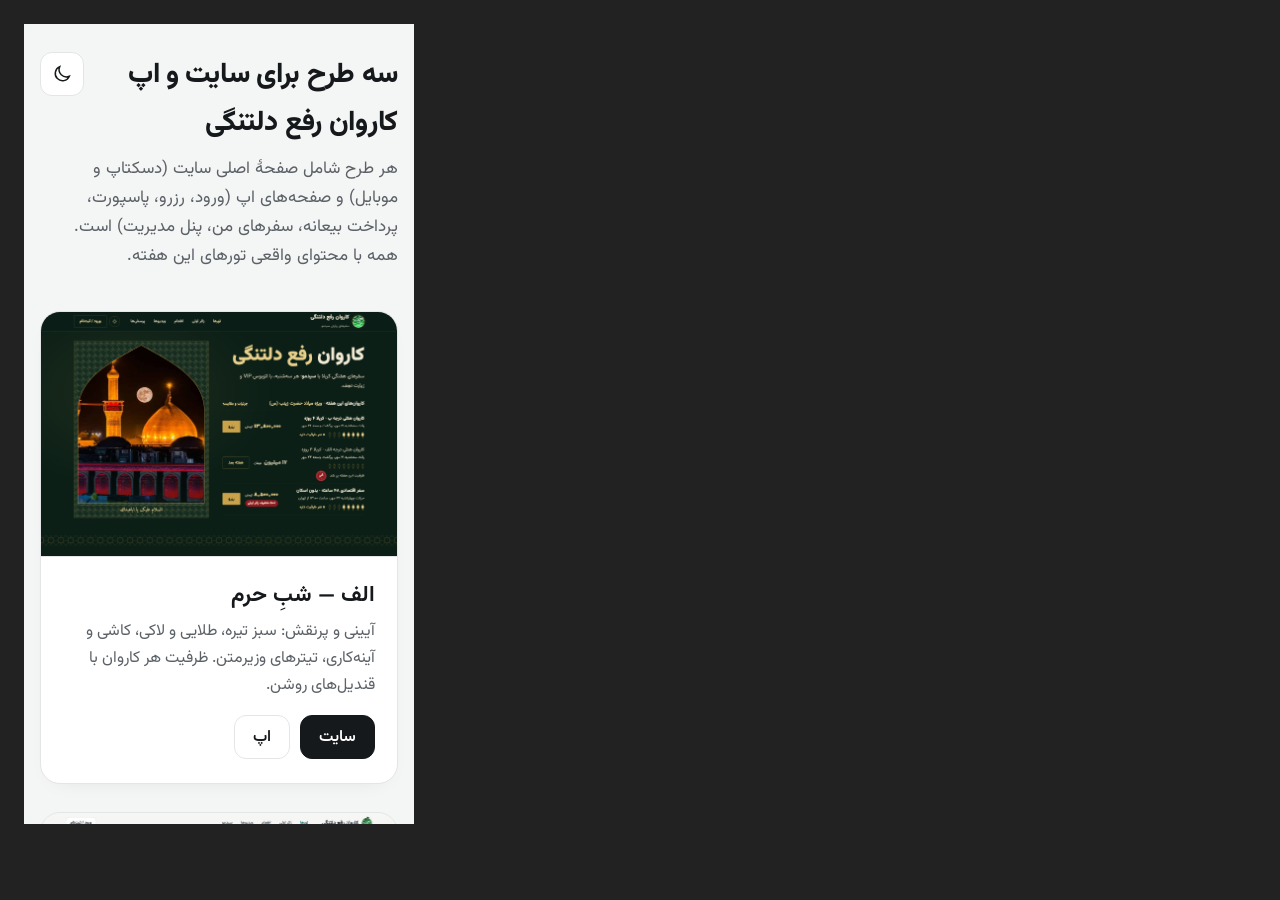
<file: mockups/phone.html>
<!doctype html><html lang="fa"><head><meta charset="utf-8"><title>Phone preview</title>
<style>body{margin:0;background:#222;display:flex;flex-wrap:wrap;gap:24px;padding:24px;align-items:flex-start}iframe{height:800px;border:0;background:#fff;flex:none}</style></head>
<body><script>
const q=new URLSearchParams(location.search);const w=(q.get('w')||'390').split(',');
(q.getAll('u').length?q.getAll('u'):['index.html']).forEach(u=>w.forEach(x=>{const f=document.createElement('iframe');f.src=u;f.style.width=x+'px';f.title=u+'@'+x;document.body.appendChild(f)}));
</script></body></html>
</file>
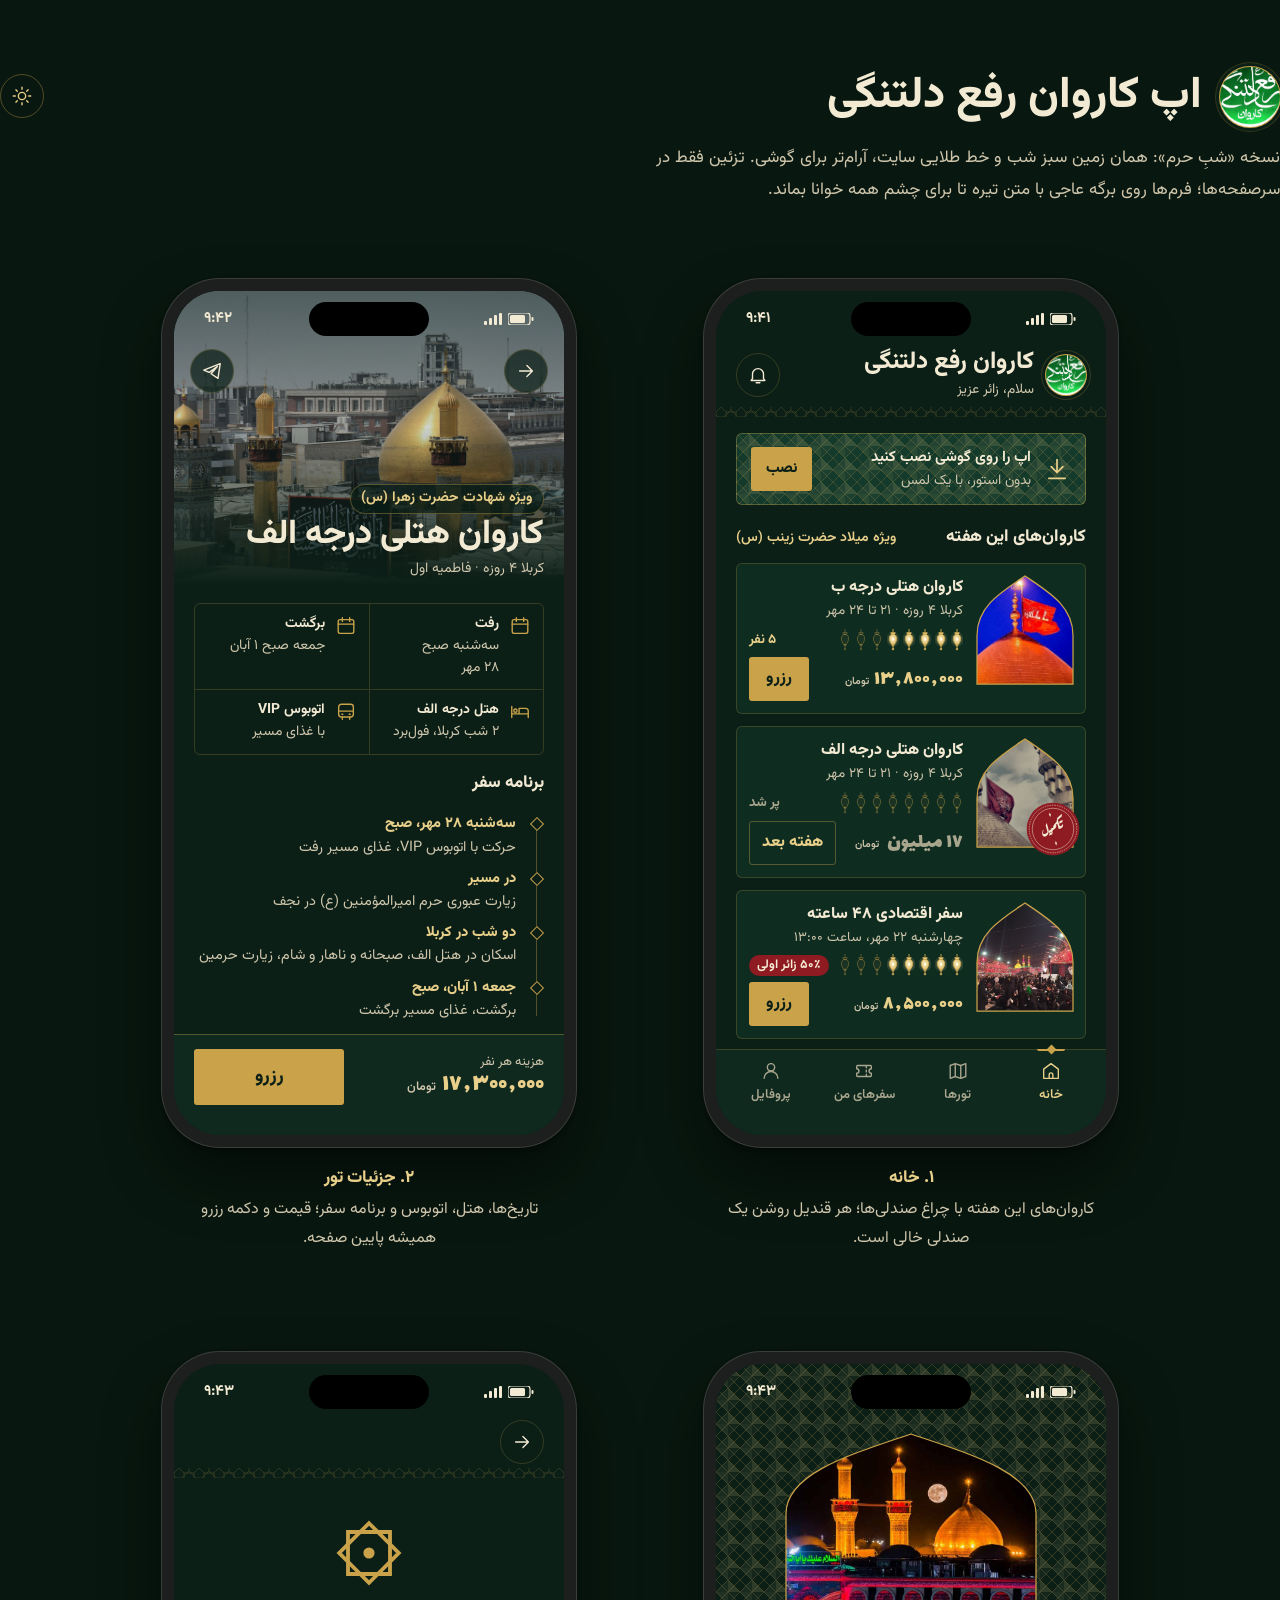
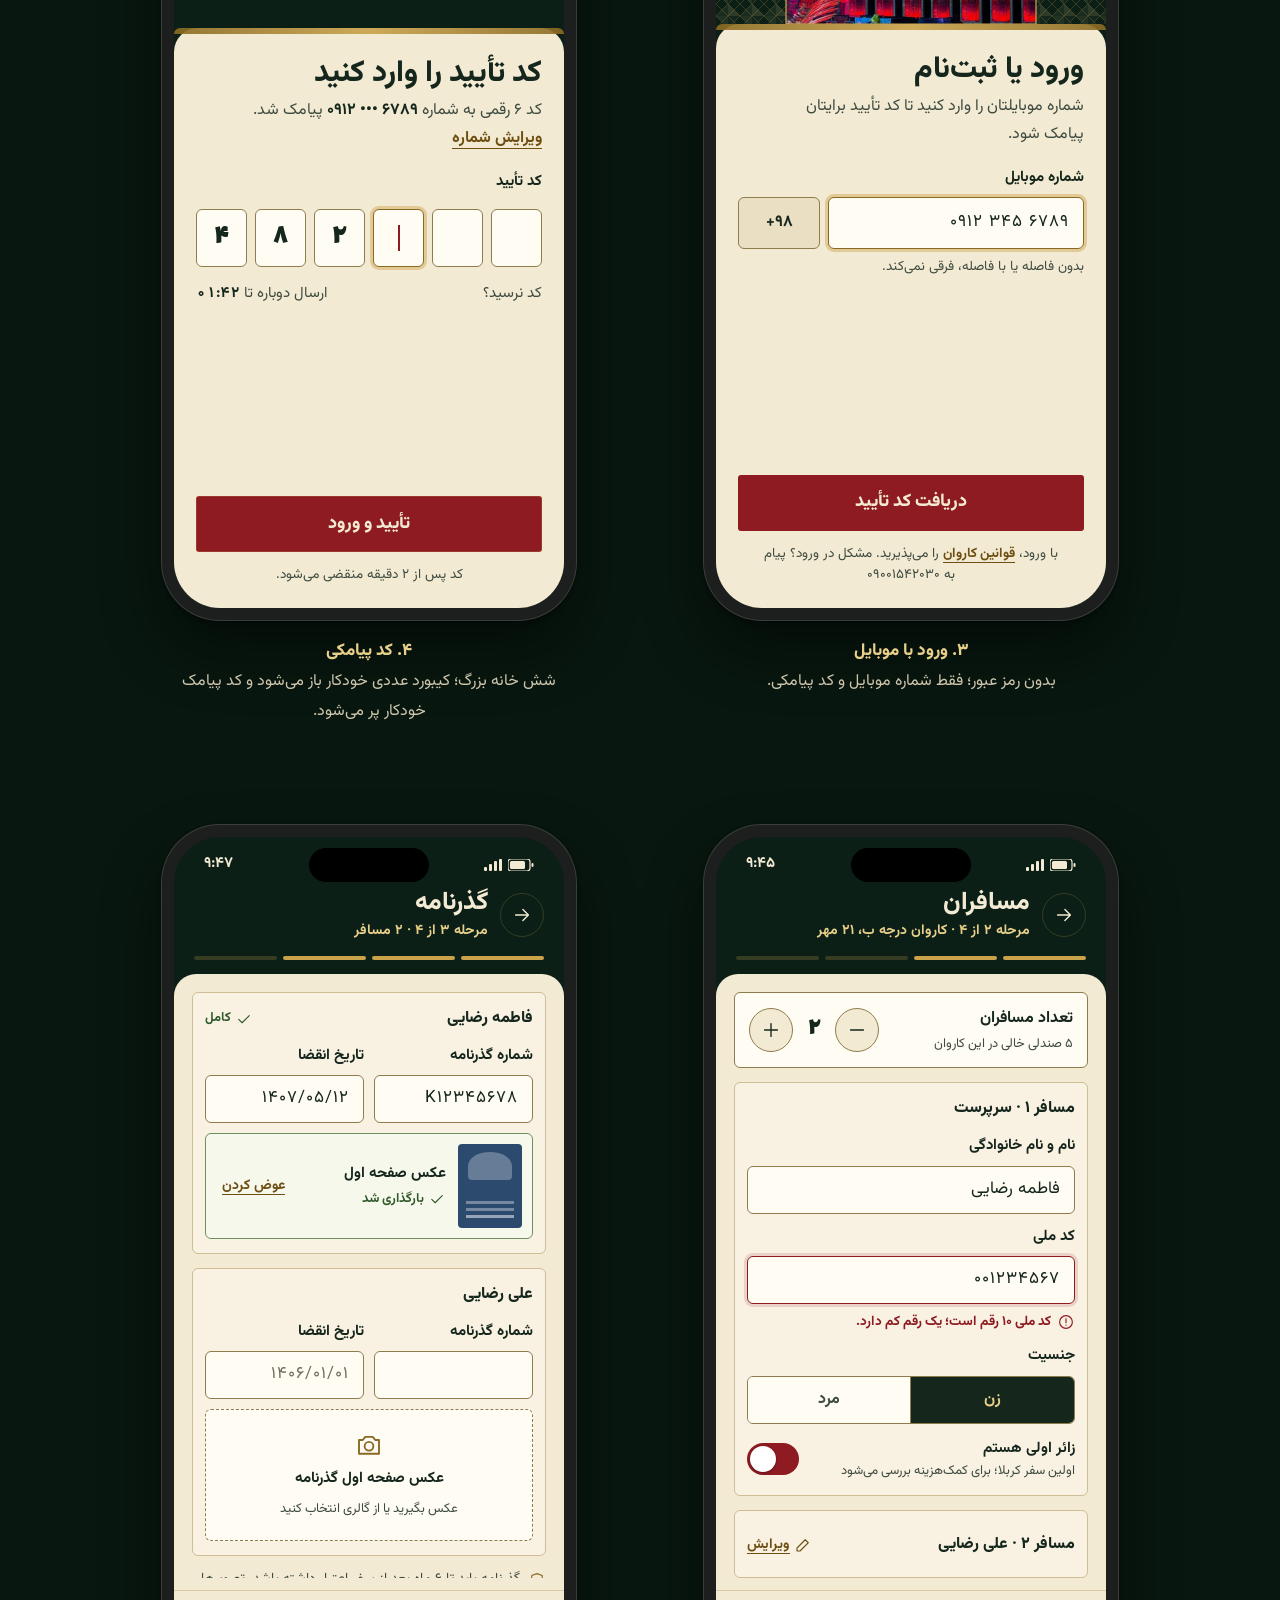
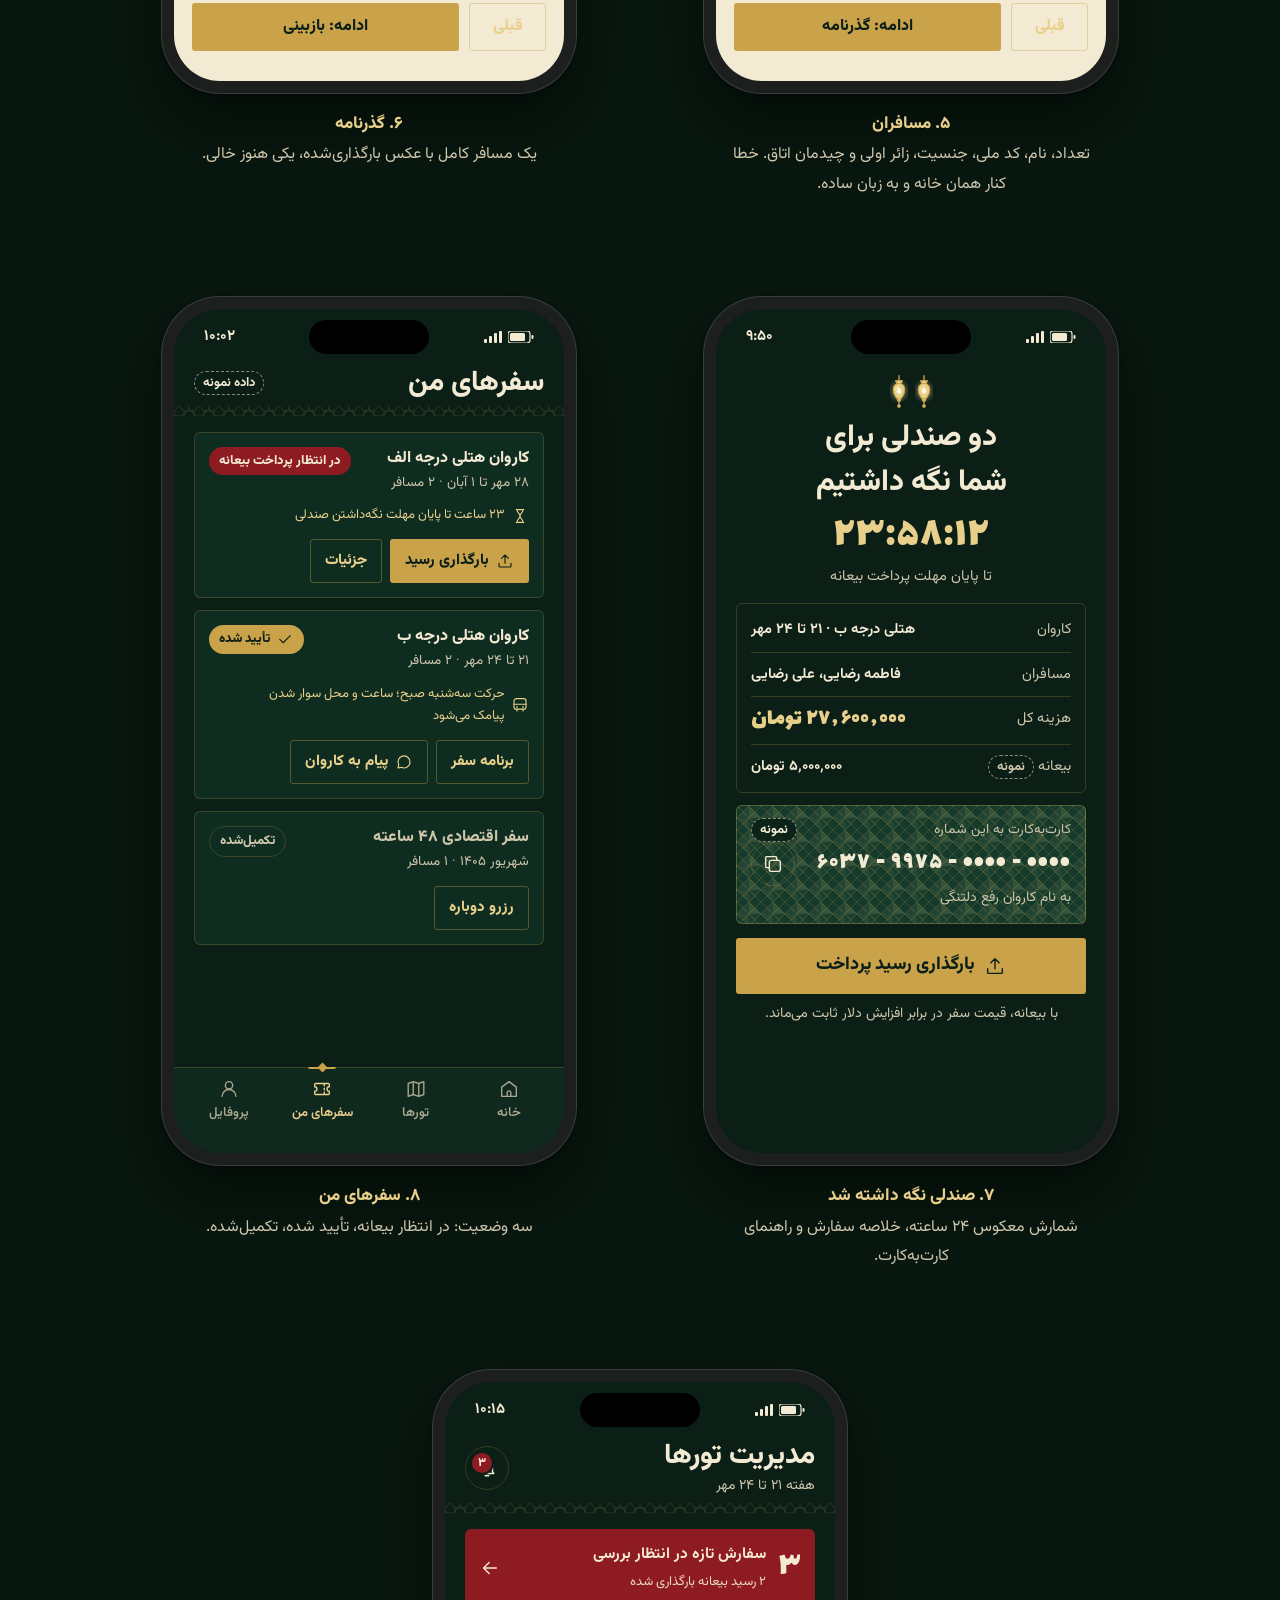
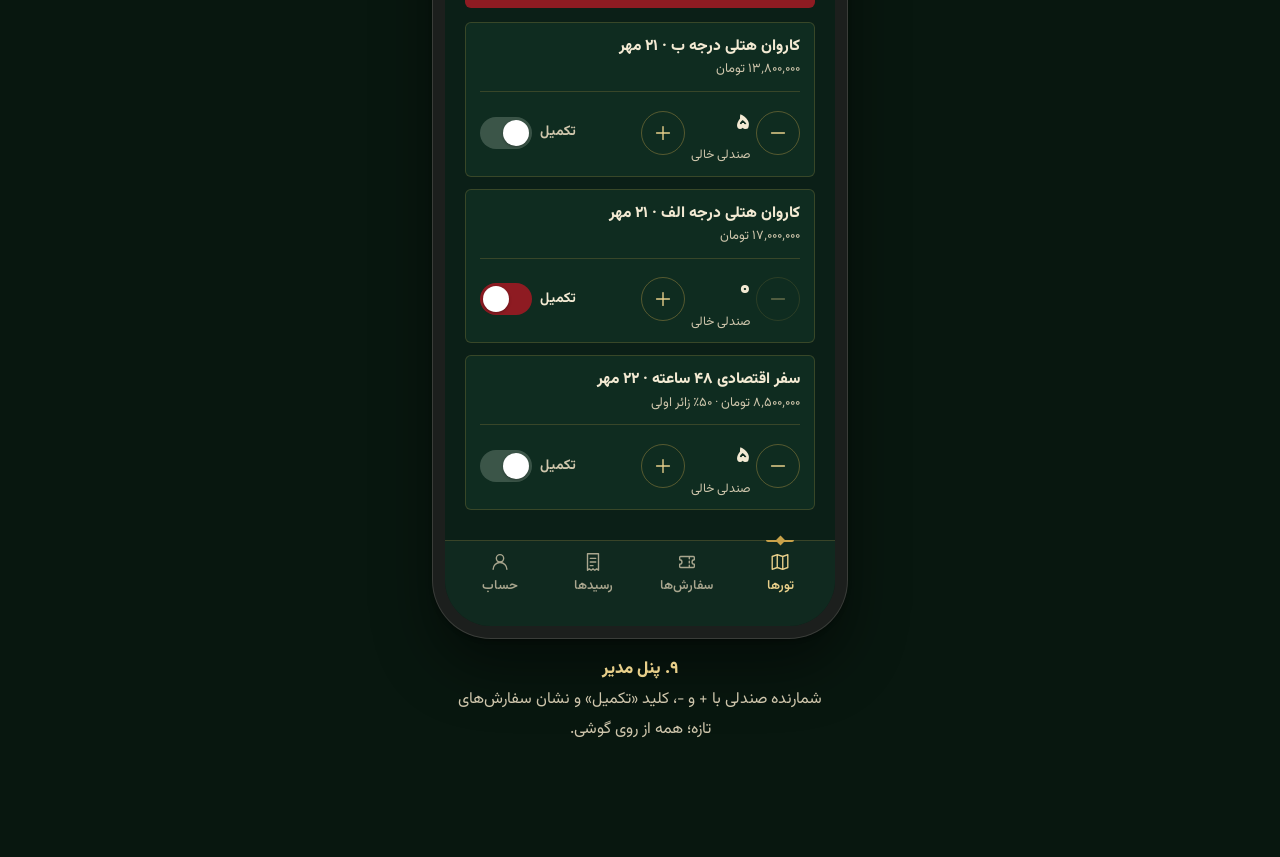
<file: mockups/a-sacred/app.html>
<!doctype html>
<html lang="fa" dir="rtl" data-default-theme="dark">
<head>
<meta charset="utf-8">
<meta name="viewport" content="width=device-width, initial-scale=1, viewport-fit=cover">
<meta name="theme-color" content="#0B1F17">
<meta name="color-scheme" content="dark light">
<script src="../assets/theme.js"></script>
<title>اپ کاروان رفع دلتنگی · صفحه‌های PWA · نسخه شبِ حرم</title>
<link rel="stylesheet" href="styles.css">
</head>
<body class="board-page">
<script src="system.js"></script>

<header class="wrap board-head" style="max-width:1900px">
  <div style="display:flex;align-items:center;gap:18px">
    <span class="logo" style="--d:60px" aria-hidden="true"></span>
    <h1>اپ کاروان رفع دلتنگی</h1>
    <span style="margin-inline-start:auto"><button class="theme-btn" type="button" data-theme-toggle aria-label="تغییر حالت روشن و تیره"><svg class="ic t-sun" aria-hidden="true"><use href="#i-sun"/></svg><svg class="ic t-moon" aria-hidden="true"><use href="#i-moon2"/></svg></button></span>
  </div>
  <p>نسخه «شبِ حرم»: همان زمین سبز شب و خط طلایی سایت، آرام‌تر برای گوشی. تزئین فقط در سرصفحه‌ها؛ فرم‌ها روی برگه عاجی با متن تیره تا برای چشم همه خوانا بماند.</p>
</header>

<main class="wrap board" style="max-width:1900px">

  <!-- 1. HOME -->
  <figure class="shot">
    <div class="device"><div class="screen">
      <div class="statusbar"><span>۹:۴۱</span><span class="sb-icons"><svg viewBox="0 0 18 12"><rect x="0" y="8" width="3" height="4" rx="1"/><rect x="5" y="5" width="3" height="7" rx="1"/><rect x="10" y="2" width="3" height="10" rx="1"/><rect x="15" y="0" width="3" height="12" rx="1"/></svg><svg viewBox="0 0 26 12"><rect x="0" y="0" width="22" height="12" rx="3" fill="none" stroke="currentColor" stroke-width="1.2"/><rect x="2" y="2" width="15" height="8" rx="1.5"/><rect x="23.5" y="4" width="2" height="4" rx="1"/></svg></span></div>
      <div class="app-top">
        <span class="logo" style="--d:40px" aria-hidden="true"></span>
        <div><h1 style="font-size:24px">کاروان رفع دلتنگی</h1><span class="sub">سلام، زائر عزیز</span></div>
        <button class="icon-btn" style="margin-inline-start:auto" aria-label="اعلان‌ها"><svg class="ic"><use href="#i-bell"/></svg></button>
      </div>
      <div class="app-body">
        <div class="install-banner">
          <svg class="ic ic-l" style="color:var(--gold-light)"><use href="#i-download"/></svg>
          <p><b>اپ را روی گوشی نصب کنید</b>بدون استور، با یک لمس</p>
          <button class="btn">نصب</button>
        </div>
        <h2 class="a-h3">کاروان‌های این هفته <span>ویژه میلاد حضرت زینب (س)</span></h2>

        <article class="tcard">
          <div class="arch"><div class="arch-photo"><img src="../assets/img/husayn-tasnim.jpg" alt=""></div><svg class="arch-line"></svg></div>
          <div>
            <h3>کاروان هتلی درجه ب</h3>
            <p class="meta">کربلا ۴ روزه · ۲۱ تا ۲۴ مهر</p>
            <div class="row"><span class="lamps" data-left="5" data-of="8"></span><span class="seat-note" style="font-size:13.5px">۵ نفر</span></div>
            <div class="row"><span class="price">۱۳٬۸۰۰٬۰۰۰<small>تومان</small></span><a class="btn" href="#" style="min-height:44px;padding:0 16px">رزرو</a></div>
          </div>
        </article>

        <article class="tcard is-full">
          <div class="arch"><div class="arch-photo"><img src="../assets/img/Karbala.jpg" alt=""></div><svg class="arch-line"></svg></div>
          <div>
            <h3>کاروان هتلی درجه الف</h3>
            <p class="meta">کربلا ۴ روزه · ۲۱ تا ۲۴ مهر</p>
            <div class="row"><span class="lamps" data-left="0" data-of="8"></span><span class="seat-note full" style="font-size:13.5px">پر شد</span></div>
            <div class="row"><span class="price">۱۷ میلیون <small>تومان</small></span><a class="btn btn-ghost" href="#" style="min-height:44px;padding:0 12px">هفته بعد</a></div>
          </div>
          <svg class="seal" role="img" aria-label="تکمیل"><use href="#seal"/></svg>
        </article>

        <article class="tcard">
          <div class="arch"><div class="arch-photo"><img src="../assets/img/abbas-bayn-alharamayn.jpg" alt="" style="object-position:45% 60%"></div><svg class="arch-line"></svg></div>
          <div>
            <h3>سفر اقتصادی ۴۸ ساعته</h3>
            <p class="meta">چهارشنبه ۲۲ مهر، ساعت ۱۳:۰۰</p>
            <div class="row"><span class="lamps" data-left="5" data-of="8"></span><span class="tag tag-crimson" style="font-size:12.5px;padding:0 8px">۵۰٪ زائر اولی</span></div>
            <div class="row"><span class="price">۸٬۵۰۰٬۰۰۰<small>تومان</small></span><a class="btn" href="#" style="min-height:44px;padding:0 16px">رزرو</a></div>
          </div>
        </article>
      </div>
      <nav class="tabbar" aria-label="منوی اپ">
        <a class="tab" aria-current="page" href="#"><svg class="ic"><use href="#i-home"/></svg>خانه</a>
        <a class="tab" href="#"><svg class="ic"><use href="#i-map"/></svg>تورها</a>
        <a class="tab" href="#"><svg class="ic"><use href="#i-ticket"/></svg>سفرهای من</a>
        <a class="tab" href="#"><svg class="ic"><use href="#i-user"/></svg>پروفایل</a>
      </nav>
    </div></div>
    <figcaption><b>۱. خانه</b>کاروان‌های این هفته با چراغ صندلی‌ها؛ هر قندیل روشن یک صندلی خالی است.</figcaption>
  </figure>

  <!-- 2. TOUR DETAIL -->
  <figure class="shot">
    <div class="device"><div class="screen">
      <div class="statusbar on-photo"><span>۹:۴۲</span><span class="sb-icons"><svg viewBox="0 0 18 12"><rect x="0" y="8" width="3" height="4" rx="1"/><rect x="5" y="5" width="3" height="7" rx="1"/><rect x="10" y="2" width="3" height="10" rx="1"/><rect x="15" y="0" width="3" height="12" rx="1"/></svg><svg viewBox="0 0 26 12"><rect x="0" y="0" width="22" height="12" rx="3" fill="none" stroke="currentColor" stroke-width="1.2"/><rect x="2" y="2" width="15" height="8" rx="1.5"/><rect x="23.5" y="4" width="2" height="4" rx="1"/></svg></span></div>
      <div class="detail-hero">
        <div class="arch"><div class="arch-photo"><img src="../assets/img/najaf-2023.jpg" alt="حرم امام علی (ع) در نجف" style="object-position:50% 35%"></div></div>
        <div class="float-top"><button class="icon-btn" aria-label="بازگشت"><svg class="ic"><use href="#i-back"/></svg></button><button class="icon-btn" aria-label="اشتراک"><svg class="ic"><use href="#i-send"/></svg></button></div>
        <div class="detail-title">
          <span class="tag tag-gold" style="background:rgba(11,31,23,.7)">ویژه شهادت حضرت زهرا (س)</span>
          <h2>کاروان هتلی درجه الف</h2>
          <p>کربلا ۴ روزه · فاطمیه اول</p>
        </div>
      </div>
      <div class="app-body" style="padding-top:12px">
        <div class="facts">
          <div><svg class="ic"><use href="#i-cal"/></svg><p><b>رفت</b><span>سه‌شنبه صبح ۲۸ مهر</span></p></div>
          <div><svg class="ic"><use href="#i-cal"/></svg><p><b>برگشت</b><span>جمعه صبح ۱ آبان</span></p></div>
          <div><svg class="ic"><use href="#i-bed"/></svg><p><b>هتل درجه الف</b><span>۲ شب کربلا، فول‌برد</span></p></div>
          <div><svg class="ic"><use href="#i-bus"/></svg><p><b>اتوبوس VIP</b><span>با غذای مسیر</span></p></div>
        </div>
        <h3 class="a-h3" style="margin-top:14px">برنامه سفر</h3>
        <ol class="days">
          <li><b>سه‌شنبه ۲۸ مهر، صبح</b><span>حرکت با اتوبوس VIP، غذای مسیر رفت</span></li>
          <li><b>در مسیر</b><span>زیارت عبوری حرم امیرالمؤمنین (ع) در نجف</span></li>
          <li><b>دو شب در کربلا</b><span>اسکان در هتل الف، صبحانه و ناهار و شام، زیارت حرمین</span></li>
          <li><b>جمعه ۱ آبان، صبح</b><span>برگشت، غذای مسیر برگشت</span></li>
        </ol>
        <div style="display:flex;align-items:center;gap:10px;margin-top:12px;padding-top:12px;border-top:1px solid var(--gold-hair)">
          <span class="lamps" data-left="8" data-of="8"></span><span class="seat-note" style="font-size:14px">ظرفیت باز</span><span class="tag tag-sample" style="margin-inline-start:auto">نمونه</span>
        </div>
      </div>
      <div class="sticky-buy">
        <div><span class="lbl">هزینه هر نفر</span><span class="price">۱۷٬۳۰۰٬۰۰۰<small>تومان</small></span></div>
        <a class="btn btn-lg" href="#">رزرو</a>
      </div>
    </div></div>
    <figcaption><b>۲. جزئیات تور</b>تاریخ‌ها، هتل، اتوبوس و برنامه سفر؛ قیمت و دکمه رزرو همیشه پایین صفحه.</figcaption>
  </figure>

  <!-- 3. LOGIN -->
  <figure class="shot">
    <div class="device"><div class="screen">
      <div class="statusbar"><span>۹:۴۳</span><span class="sb-icons"><svg viewBox="0 0 18 12"><rect x="0" y="8" width="3" height="4" rx="1"/><rect x="5" y="5" width="3" height="7" rx="1"/><rect x="10" y="2" width="3" height="10" rx="1"/><rect x="15" y="0" width="3" height="12" rx="1"/></svg><svg viewBox="0 0 26 12"><rect x="0" y="0" width="22" height="12" rx="3" fill="none" stroke="currentColor" stroke-width="1.2"/><rect x="2" y="2" width="15" height="8" rx="1.5"/><rect x="23.5" y="4" width="2" height="4" rx="1"/></svg></span></div>
      <div class="login-art" style="background:var(--facets) 0 0 / 24px 24px">
        <div class="arch tall"><div class="arch-photo"><img src="../assets/img/karbala2.jpg" alt="" style="transform:scale(1.15);transform-origin:72% 40%"></div><svg class="arch-line" data-arch="tall"></svg></div>
      </div>
      <div class="sheet">
        <h2>ورود یا ثبت‌نام</h2>
        <p class="lede">شماره موبایلتان را وارد کنید تا کد تأیید برایتان پیامک شود.</p>
        <div class="field">
          <label for="ph">شماره موبایل</label>
          <div class="phone-row">
            <span class="cc">+۹۸</span>
            <input id="ph" class="input ltr is-focus" type="tel" inputmode="numeric" autocomplete="tel" value="۰۹۱۲ ۳۴۵ ۶۷۸۹">
          </div>
          <span class="hint">بدون فاصله یا با فاصله، فرقی نمی‌کند.</span>
        </div>
        <div class="push">
          <button class="btn btn-lg btn-block">دریافت کد تأیید</button>
          <p class="fine">با ورود، <a href="#">قوانین کاروان</a> را می‌پذیرید. مشکل در ورود؟ پیام به ۰۹۰۰۱۵۴۲۰۳۰</p>
        </div>
      </div>
    </div></div>
    <figcaption><b>۳. ورود با موبایل</b>بدون رمز عبور؛ فقط شماره موبایل و کد پیامکی.</figcaption>
  </figure>

  <!-- 4. OTP -->
  <figure class="shot">
    <div class="device"><div class="screen">
      <div class="statusbar"><span>۹:۴۳</span><span class="sb-icons"><svg viewBox="0 0 18 12"><rect x="0" y="8" width="3" height="4" rx="1"/><rect x="5" y="5" width="3" height="7" rx="1"/><rect x="10" y="2" width="3" height="10" rx="1"/><rect x="15" y="0" width="3" height="12" rx="1"/></svg><svg viewBox="0 0 26 12"><rect x="0" y="0" width="22" height="12" rx="3" fill="none" stroke="currentColor" stroke-width="1.2"/><rect x="2" y="2" width="15" height="8" rx="1.5"/><rect x="23.5" y="4" width="2" height="4" rx="1"/></svg></span></div>
      <div class="app-top"><button class="icon-btn" aria-label="بازگشت"><svg class="ic"><use href="#i-back"/></svg></button></div>
      <div class="otp-art" aria-hidden="true"><svg><use href="#star8"/></svg></div>
      <div class="sheet">
        <h2>کد تأیید را وارد کنید</h2>
        <p class="lede">کد ۶ رقمی به شماره <bdi style="font-weight:700;color:var(--ink)">۰۹۱۲ ••• ۶۷۸۹</bdi> پیامک شد. <a href="#">ویرایش شماره</a></p>
        <div class="field">
          <span class="label" id="otp-l">کد تأیید</span>
          <div class="otp" role="group" aria-labelledby="otp-l"><span>۴</span><span>۸</span><span>۲</span><span class="is-focus"></span><span></span><span></span></div>
        </div>
        <div class="resend"><span>کد نرسید؟</span><span>ارسال دوباره تا <b>۰۱:۴۲</b></span></div>
        <div class="push">
          <button class="btn btn-lg btn-block" disabled>تأیید و ورود</button>
          <p class="fine">کد پس از ۲ دقیقه منقضی می‌شود.</p>
        </div>
      </div>
    </div></div>
    <figcaption><b>۴. کد پیامکی</b>شش خانه بزرگ؛ کیبورد عددی خودکار باز می‌شود و کد پیامک خودکار پر می‌شود.</figcaption>
  </figure>

  <!-- 5. TRAVELERS -->
  <figure class="shot">
    <div class="device"><div class="screen">
      <div class="statusbar"><span>۹:۴۵</span><span class="sb-icons"><svg viewBox="0 0 18 12"><rect x="0" y="8" width="3" height="4" rx="1"/><rect x="5" y="5" width="3" height="7" rx="1"/><rect x="10" y="2" width="3" height="10" rx="1"/><rect x="15" y="0" width="3" height="12" rx="1"/></svg><svg viewBox="0 0 26 12"><rect x="0" y="0" width="22" height="12" rx="3" fill="none" stroke="currentColor" stroke-width="1.2"/><rect x="2" y="2" width="15" height="8" rx="1.5"/><rect x="23.5" y="4" width="2" height="4" rx="1"/></svg></span></div>
      <div class="stepper-head">
        <div class="row"><button class="icon-btn" aria-label="بازگشت"><svg class="ic"><use href="#i-back"/></svg></button><div><h2>مسافران</h2><span class="of">مرحله ۲ از ۴ · کاروان درجه ب، ۲۱ مهر</span></div></div>
        <div class="progress" aria-hidden="true"><i class="done"></i><i class="done"></i><i></i><i></i></div>
      </div>
      <div class="sheet form">
        <div class="form-scroll">
          <div class="count-row"><div><b>تعداد مسافران</b><small>۵ صندلی خالی در این کاروان</small></div>
            <div class="count"><button aria-label="کم کردن"><svg class="ic"><use href="#i-minus"/></svg></button><output>۲</output><button aria-label="اضافه کردن"><svg class="ic"><use href="#i-plus"/></svg></button></div></div>
          <div class="trav">
            <div class="trav-h"><b>مسافر ۱ · سرپرست</b></div>
            <div class="field"><label for="n1">نام و نام خانوادگی</label><input id="n1" class="input" value="فاطمه رضایی" autocomplete="name"></div>
            <div class="field"><label for="c1">کد ملی</label><input id="c1" class="input ltr is-err" inputmode="numeric" value="۰۰۱۲۳۴۵۶۷"><span class="err"><svg class="ic ic-s"><use href="#i-alert"/></svg>کد ملی ۱۰ رقم است؛ یک رقم کم دارد.</span></div>
            <div class="field"><span class="label">جنسیت</span><div class="seg" role="radiogroup"><span class="on" role="radio" aria-checked="true">زن</span><span role="radio" aria-checked="false">مرد</span></div></div>
            <div class="toggle-row"><div><b>زائر اولی هستم</b><small>اولین سفر کربلا؛ برای کمک‌هزینه بررسی می‌شود</small></div><span class="switch on" role="switch" aria-checked="true" aria-label="زائر اولی"></span></div>
          </div>
          <div class="trav" style="padding-bottom:4px"><div class="trav-h" style="padding-bottom:6px"><b>مسافر ۲ · علی رضایی</b><a href="#" style="font-size:14px;min-height:44px;display:flex;align-items:center;gap:4px"><svg class="ic ic-s"><use href="#i-edit"/></svg>ویرایش</a></div></div>
          <div class="field" style="margin-top:12px"><span class="label">چیدمان اتاق</span><div class="seg" role="radiogroup"><span class="on" role="radio" aria-checked="true">خانوادگی، یک اتاق</span><span role="radio" aria-checked="false">اتاق مشترک هم‌جنس</span></div></div>
        </div>
      </div>
      <div class="form-foot"><button class="btn btn-ghost">قبلی</button><button class="btn">ادامه: گذرنامه</button></div>
    </div></div>
    <figcaption><b>۵. مسافران</b>تعداد، نام، کد ملی، جنسیت، زائر اولی و چیدمان اتاق. خطا کنار همان خانه و به زبان ساده.</figcaption>
  </figure>

  <!-- 6. PASSPORT -->
  <figure class="shot">
    <div class="device"><div class="screen">
      <div class="statusbar"><span>۹:۴۷</span><span class="sb-icons"><svg viewBox="0 0 18 12"><rect x="0" y="8" width="3" height="4" rx="1"/><rect x="5" y="5" width="3" height="7" rx="1"/><rect x="10" y="2" width="3" height="10" rx="1"/><rect x="15" y="0" width="3" height="12" rx="1"/></svg><svg viewBox="0 0 26 12"><rect x="0" y="0" width="22" height="12" rx="3" fill="none" stroke="currentColor" stroke-width="1.2"/><rect x="2" y="2" width="15" height="8" rx="1.5"/><rect x="23.5" y="4" width="2" height="4" rx="1"/></svg></span></div>
      <div class="stepper-head">
        <div class="row"><button class="icon-btn" aria-label="بازگشت"><svg class="ic"><use href="#i-back"/></svg></button><div><h2>گذرنامه</h2><span class="of">مرحله ۳ از ۴ · ۲ مسافر</span></div></div>
        <div class="progress" aria-hidden="true"><i class="done"></i><i class="done"></i><i class="done"></i><i></i></div>
      </div>
      <div class="sheet form">
        <div class="form-scroll">
          <div class="trav" style="margin-top:0">
            <div class="trav-h"><b>فاطمه رضایی</b><span style="font-size:13px;color:#2F5A2A;font-weight:700;display:flex;gap:4px;align-items:center"><svg class="ic ic-s"><use href="#i-check"/></svg>کامل</span></div>
            <div class="field-row">
              <div class="field"><label for="p1">شماره گذرنامه</label><input id="p1" class="input ltr" value="K12345678" autocapitalize="characters"></div>
              <div class="field"><label for="e1">تاریخ انقضا</label><input id="e1" class="input ltr" inputmode="numeric" value="۱۴۰۷/۰۵/۱۲"></div>
            </div>
            <div class="uploaded"><span class="thumb" aria-hidden="true"></span><div><b>عکس صفحه اول</b><small><svg class="ic ic-s"><use href="#i-check"/></svg>بارگذاری شد</small></div><a class="chg" href="#">عوض کردن</a></div>
          </div>
          <div class="trav">
            <div class="trav-h"><b>علی رضایی</b></div>
            <div class="field-row">
              <div class="field"><label for="p2">شماره گذرنامه</label><input id="p2" class="input ltr" autocapitalize="characters"></div>
              <div class="field"><label for="e2">تاریخ انقضا</label><input id="e2" class="input ltr" inputmode="numeric" placeholder="۱۴۰۶/۰۱/۰۱"></div>
            </div>
            <div class="upload" role="button" tabindex="0"><svg class="ic"><use href="#i-camera"/></svg><b>عکس صفحه اول گذرنامه</b><small>عکس بگیرید یا از گالری انتخاب کنید</small></div>
          </div>
          <p class="fine" style="text-align:start;display:flex;gap:8px"><svg class="ic ic-s" style="flex:none;margin-top:3px;color:var(--gold-deep)"><use href="#i-shield"/></svg>گذرنامه باید تا ۶ ماه بعد از سفر اعتبار داشته باشد. تصویرها فقط برای ویزا استفاده می‌شوند.</p>
        </div>
      </div>
      <div class="form-foot"><button class="btn btn-ghost">قبلی</button><button class="btn">ادامه: بازبینی</button></div>
    </div></div>
    <figcaption><b>۶. گذرنامه</b>یک مسافر کامل با عکس بارگذاری‌شده، یکی هنوز خالی.</figcaption>
  </figure>

  <!-- 7. HELD -->
  <figure class="shot">
    <div class="device"><div class="screen">
      <div class="statusbar"><span>۹:۵۰</span><span class="sb-icons"><svg viewBox="0 0 18 12"><rect x="0" y="8" width="3" height="4" rx="1"/><rect x="5" y="5" width="3" height="7" rx="1"/><rect x="10" y="2" width="3" height="10" rx="1"/><rect x="15" y="0" width="3" height="12" rx="1"/></svg><svg viewBox="0 0 26 12"><rect x="0" y="0" width="22" height="12" rx="3" fill="none" stroke="currentColor" stroke-width="1.2"/><rect x="2" y="2" width="15" height="8" rx="1.5"/><rect x="23.5" y="4" width="2" height="4" rx="1"/></svg></span></div>
      <div class="app-body" style="padding-top:6px">
        <div class="held">
          <span class="lamps lamps-lg" data-left="2" data-of="2" aria-label="۲ صندلی برای شما"></span>
          <h2>دو صندلی برای شما نگه داشتیم</h2>
          <div class="timer num">۲۳:۵۸:۱۲</div>
          <p>تا پایان مهلت پرداخت بیعانه</p>
        </div>
        <div class="summary">
          <div class="li"><span>کاروان</span><b>هتلی درجه ب · ۲۱ تا ۲۴ مهر</b></div>
          <div class="li"><span>مسافران</span><b>فاطمه رضایی، علی رضایی</b></div>
          <div class="li total"><span>هزینه کل</span><b>۲۷٬۶۰۰٬۰۰۰ تومان</b></div>
          <div class="li"><span>بیعانه <span class="tag tag-sample">نمونه</span></span><b>۵٬۰۰۰٬۰۰۰ تومان</b></div>
        </div>
        <div class="card-box">
          <div class="lbl"><span>کارت‌به‌کارت به این شماره</span><span class="tag tag-sample">نمونه</span></div>
          <div style="display:flex;align-items:center;justify-content:space-between;gap:8px">
            <div class="card-no">۶۰۳۷ - ۹۹۷۵ - •••• - ••••</div>
            <button class="icon-btn" aria-label="کپی شماره کارت"><svg class="ic"><use href="#i-copy"/></svg></button>
          </div>
          <div class="owner">به نام کاروان رفع دلتنگی</div>
        </div>
        <button class="btn btn-lg btn-block" style="margin-top:14px"><svg class="ic"><use href="#i-upload"/></svg>بارگذاری رسید پرداخت</button>
        <p style="text-align:center;font-size:14px;color:var(--ivory-2);margin-top:8px">با بیعانه، قیمت سفر در برابر افزایش دلار ثابت می‌ماند.</p>
      </div>
    </div></div>
    <figcaption><b>۷. صندلی نگه داشته شد</b>شمارش معکوس ۲۴ ساعته، خلاصه سفارش و راهنمای کارت‌به‌کارت.</figcaption>
  </figure>

  <!-- 8. MY TRIPS -->
  <figure class="shot">
    <div class="device"><div class="screen">
      <div class="statusbar"><span>۱۰:۰۲</span><span class="sb-icons"><svg viewBox="0 0 18 12"><rect x="0" y="8" width="3" height="4" rx="1"/><rect x="5" y="5" width="3" height="7" rx="1"/><rect x="10" y="2" width="3" height="10" rx="1"/><rect x="15" y="0" width="3" height="12" rx="1"/></svg><svg viewBox="0 0 26 12"><rect x="0" y="0" width="22" height="12" rx="3" fill="none" stroke="currentColor" stroke-width="1.2"/><rect x="2" y="2" width="15" height="8" rx="1.5"/><rect x="23.5" y="4" width="2" height="4" rx="1"/></svg></span></div>
      <div class="app-top"><h1>سفرهای من</h1><span class="tag tag-sample" style="margin-inline-start:auto">داده نمونه</span></div>
      <div class="app-body">
        <article class="trip">
          <div class="top"><div><h2>کاروان هتلی درجه الف</h2><p class="meta">۲۸ مهر تا ۱ آبان · ۲ مسافر</p></div><span class="status wait">در انتظار پرداخت بیعانه</span></div>
          <p class="bar"><svg class="ic ic-s"><use href="#i-hourglass"/></svg>۲۳ ساعت تا پایان مهلت نگه‌داشتن صندلی</p>
          <div class="act"><a class="btn" href="#"><svg class="ic ic-s"><use href="#i-upload"/></svg>بارگذاری رسید</a><a class="btn btn-ghost" href="#">جزئیات</a></div>
        </article>
        <article class="trip">
          <div class="top"><div><h2>کاروان هتلی درجه ب</h2><p class="meta">۲۱ تا ۲۴ مهر · ۲ مسافر</p></div><span class="status ok"><svg class="ic ic-s"><use href="#i-check"/></svg>تأیید شده</span></div>
          <p class="bar"><svg class="ic ic-s"><use href="#i-bus"/></svg>حرکت سه‌شنبه صبح؛ ساعت و محل سوار شدن پیامک می‌شود</p>
          <div class="act"><a class="btn btn-ghost" href="#">برنامه سفر</a><a class="btn btn-ghost" href="#"><svg class="ic ic-s"><use href="#i-chat"/></svg>پیام به کاروان</a></div>
        </article>
        <article class="trip">
          <div class="top"><div><h2 style="color:var(--ivory-2)">سفر اقتصادی ۴۸ ساعته</h2><p class="meta">شهریور ۱۴۰۵ · ۱ مسافر</p></div><span class="status done">تکمیل‌شده</span></div>
          <div class="act"><a class="btn btn-ghost" href="#">رزرو دوباره</a></div>
        </article>
      </div>
      <nav class="tabbar" aria-label="منوی اپ">
        <a class="tab" href="#"><svg class="ic"><use href="#i-home"/></svg>خانه</a>
        <a class="tab" href="#"><svg class="ic"><use href="#i-map"/></svg>تورها</a>
        <a class="tab" aria-current="page" href="#"><svg class="ic"><use href="#i-ticket"/></svg>سفرهای من</a>
        <a class="tab" href="#"><svg class="ic"><use href="#i-user"/></svg>پروفایل</a>
      </nav>
    </div></div>
    <figcaption><b>۸. سفرهای من</b>سه وضعیت: در انتظار بیعانه، تأیید شده، تکمیل‌شده.</figcaption>
  </figure>

  <!-- 9. ADMIN -->
  <figure class="shot">
    <div class="device"><div class="screen">
      <div class="statusbar"><span>۱۰:۱۵</span><span class="sb-icons"><svg viewBox="0 0 18 12"><rect x="0" y="8" width="3" height="4" rx="1"/><rect x="5" y="5" width="3" height="7" rx="1"/><rect x="10" y="2" width="3" height="10" rx="1"/><rect x="15" y="0" width="3" height="12" rx="1"/></svg><svg viewBox="0 0 26 12"><rect x="0" y="0" width="22" height="12" rx="3" fill="none" stroke="currentColor" stroke-width="1.2"/><rect x="2" y="2" width="15" height="8" rx="1.5"/><rect x="23.5" y="4" width="2" height="4" rx="1"/></svg></span></div>
      <div class="app-top"><div><h1>مدیریت تورها</h1><span class="sub">هفته ۲۱ تا ۲۴ مهر</span></div>
        <button class="icon-btn" style="margin-inline-start:auto" aria-label="سفارش‌های تازه، ۳ مورد"><svg class="ic"><use href="#i-bell"/></svg><span class="dot">۳</span></button></div>
      <div class="app-body">
        <a class="orders-strip" href="#" style="text-decoration:none"><span class="n">۳</span><div><b>سفارش تازه در انتظار بررسی</b><small>۲ رسید بیعانه بارگذاری شده</small></div><svg class="ic" style="margin-inline-start:auto"><use href="#i-fwd"/></svg></a>

        <article class="adm-tour">
          <h2>کاروان هتلی درجه ب · ۲۱ مهر</h2><p class="meta">۱۳٬۸۰۰٬۰۰۰ تومان</p>
          <div class="adm-ctrl">
            <div class="adm-count"><button aria-label="کم کردن ظرفیت"><svg class="ic"><use href="#i-minus"/></svg></button><div><output>۵</output><div class="lbl">صندلی خالی</div></div><button aria-label="اضافه کردن ظرفیت"><svg class="ic"><use href="#i-plus"/></svg></button></div>
            <label class="adm-full">تکمیل<span class="switch" role="switch" aria-checked="false"></span></label>
          </div>
        </article>
        <article class="adm-tour">
          <h2>کاروان هتلی درجه الف · ۲۱ مهر</h2><p class="meta">۱۷٬۰۰۰٬۰۰۰ تومان</p>
          <div class="adm-ctrl">
            <div class="adm-count"><button aria-label="کم کردن ظرفیت" disabled style="opacity:.4"><svg class="ic"><use href="#i-minus"/></svg></button><div><output>۰</output><div class="lbl">صندلی خالی</div></div><button aria-label="اضافه کردن ظرفیت"><svg class="ic"><use href="#i-plus"/></svg></button></div>
            <label class="adm-full" style="color:var(--ivory)">تکمیل<span class="switch on" role="switch" aria-checked="true"></span></label>
          </div>
        </article>
        <article class="adm-tour">
          <h2>سفر اقتصادی ۴۸ ساعته · ۲۲ مهر</h2><p class="meta">۸٬۵۰۰٬۰۰۰ تومان · ۵۰٪ زائر اولی</p>
          <div class="adm-ctrl">
            <div class="adm-count"><button aria-label="کم کردن ظرفیت"><svg class="ic"><use href="#i-minus"/></svg></button><div><output>۵</output><div class="lbl">صندلی خالی</div></div><button aria-label="اضافه کردن ظرفیت"><svg class="ic"><use href="#i-plus"/></svg></button></div>
            <label class="adm-full">تکمیل<span class="switch" role="switch" aria-checked="false"></span></label>
          </div>
        </article>
      </div>
      <nav class="tabbar" aria-label="منوی مدیریت">
        <a class="tab" aria-current="page" href="#"><svg class="ic"><use href="#i-map"/></svg>تورها</a>
        <a class="tab" href="#"><svg class="ic"><use href="#i-ticket"/></svg>سفارش‌ها</a>
        <a class="tab" href="#"><svg class="ic"><use href="#i-receipt"/></svg>رسیدها</a>
        <a class="tab" href="#"><svg class="ic"><use href="#i-user"/></svg>حساب</a>
      </nav>
    </div></div>
    <figcaption><b>۹. پنل مدیر</b>شمارنده صندلی با + و −، کلید «تکمیل» و نشان سفارش‌های تازه؛ همه از روی گوشی.</figcaption>
  </figure>

</main>
<script src="../assets/fit-phones.js"></script>
</body>
</html>
</file>
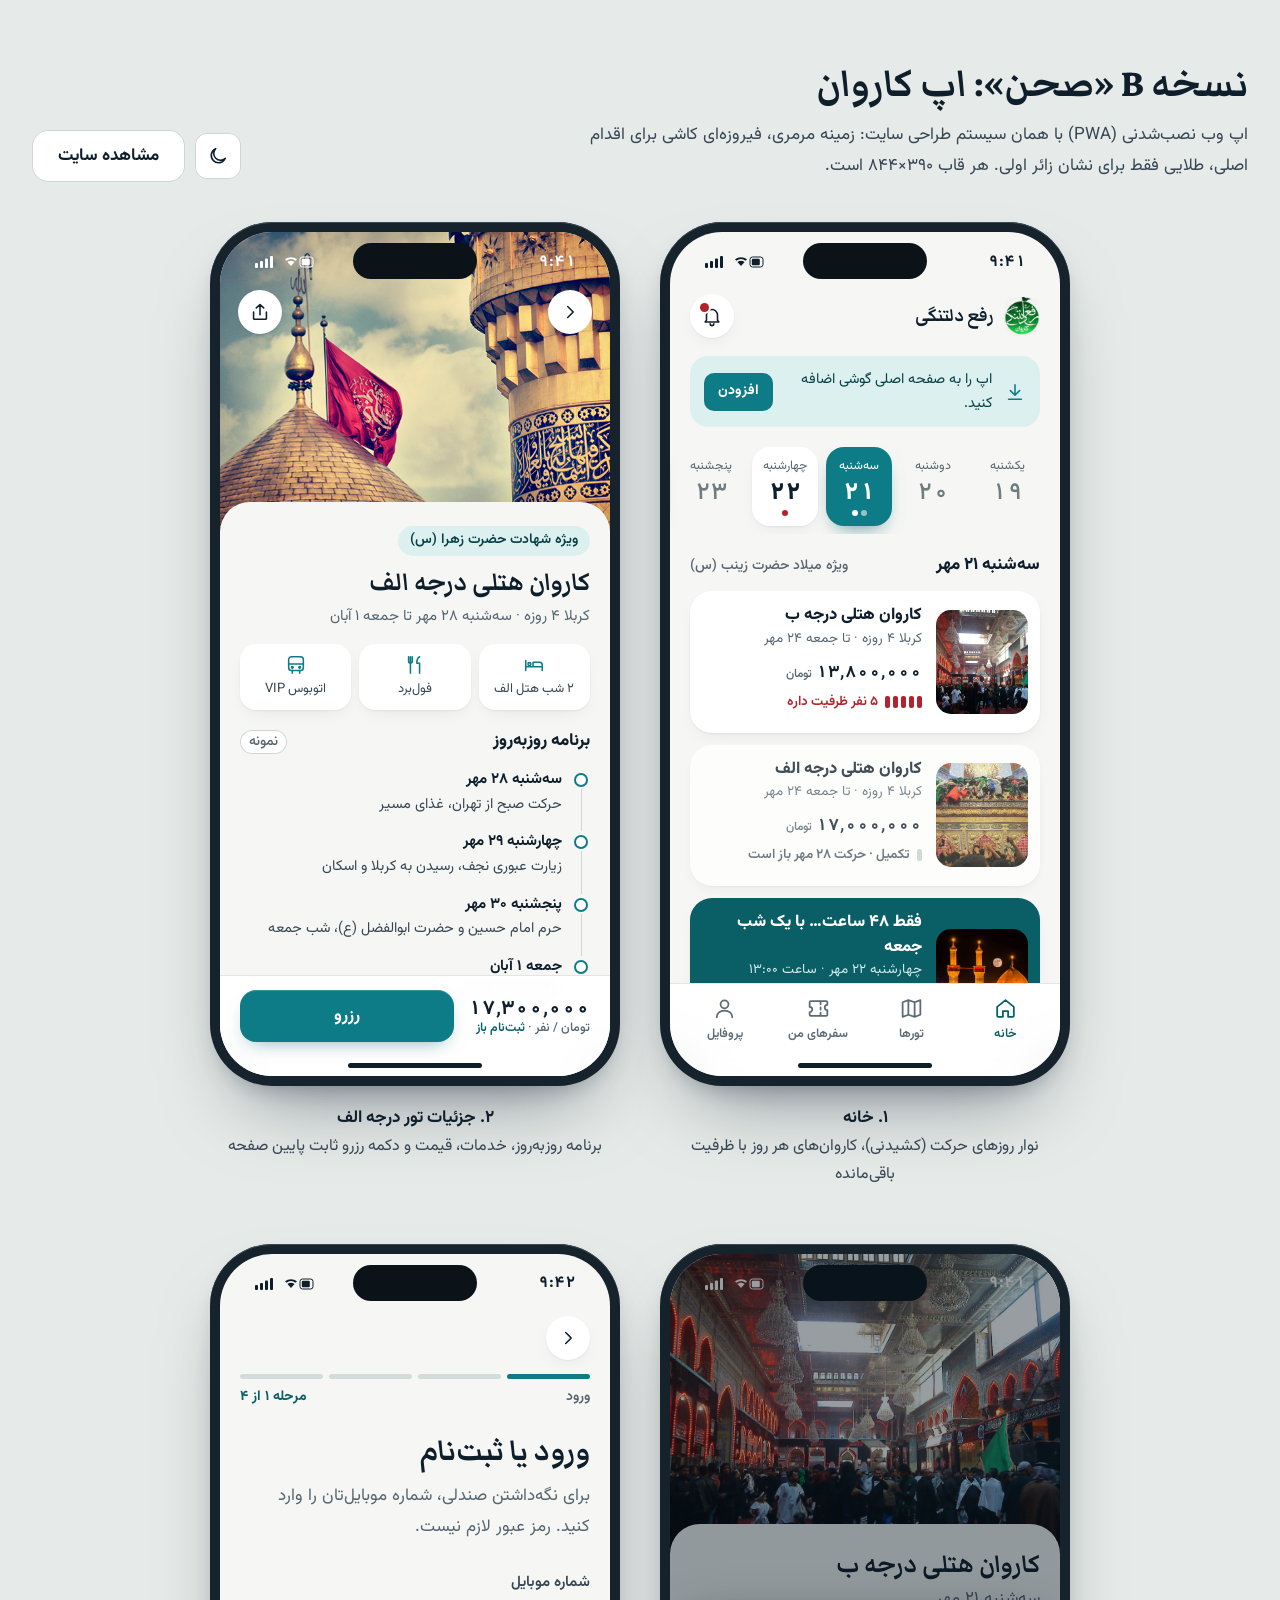
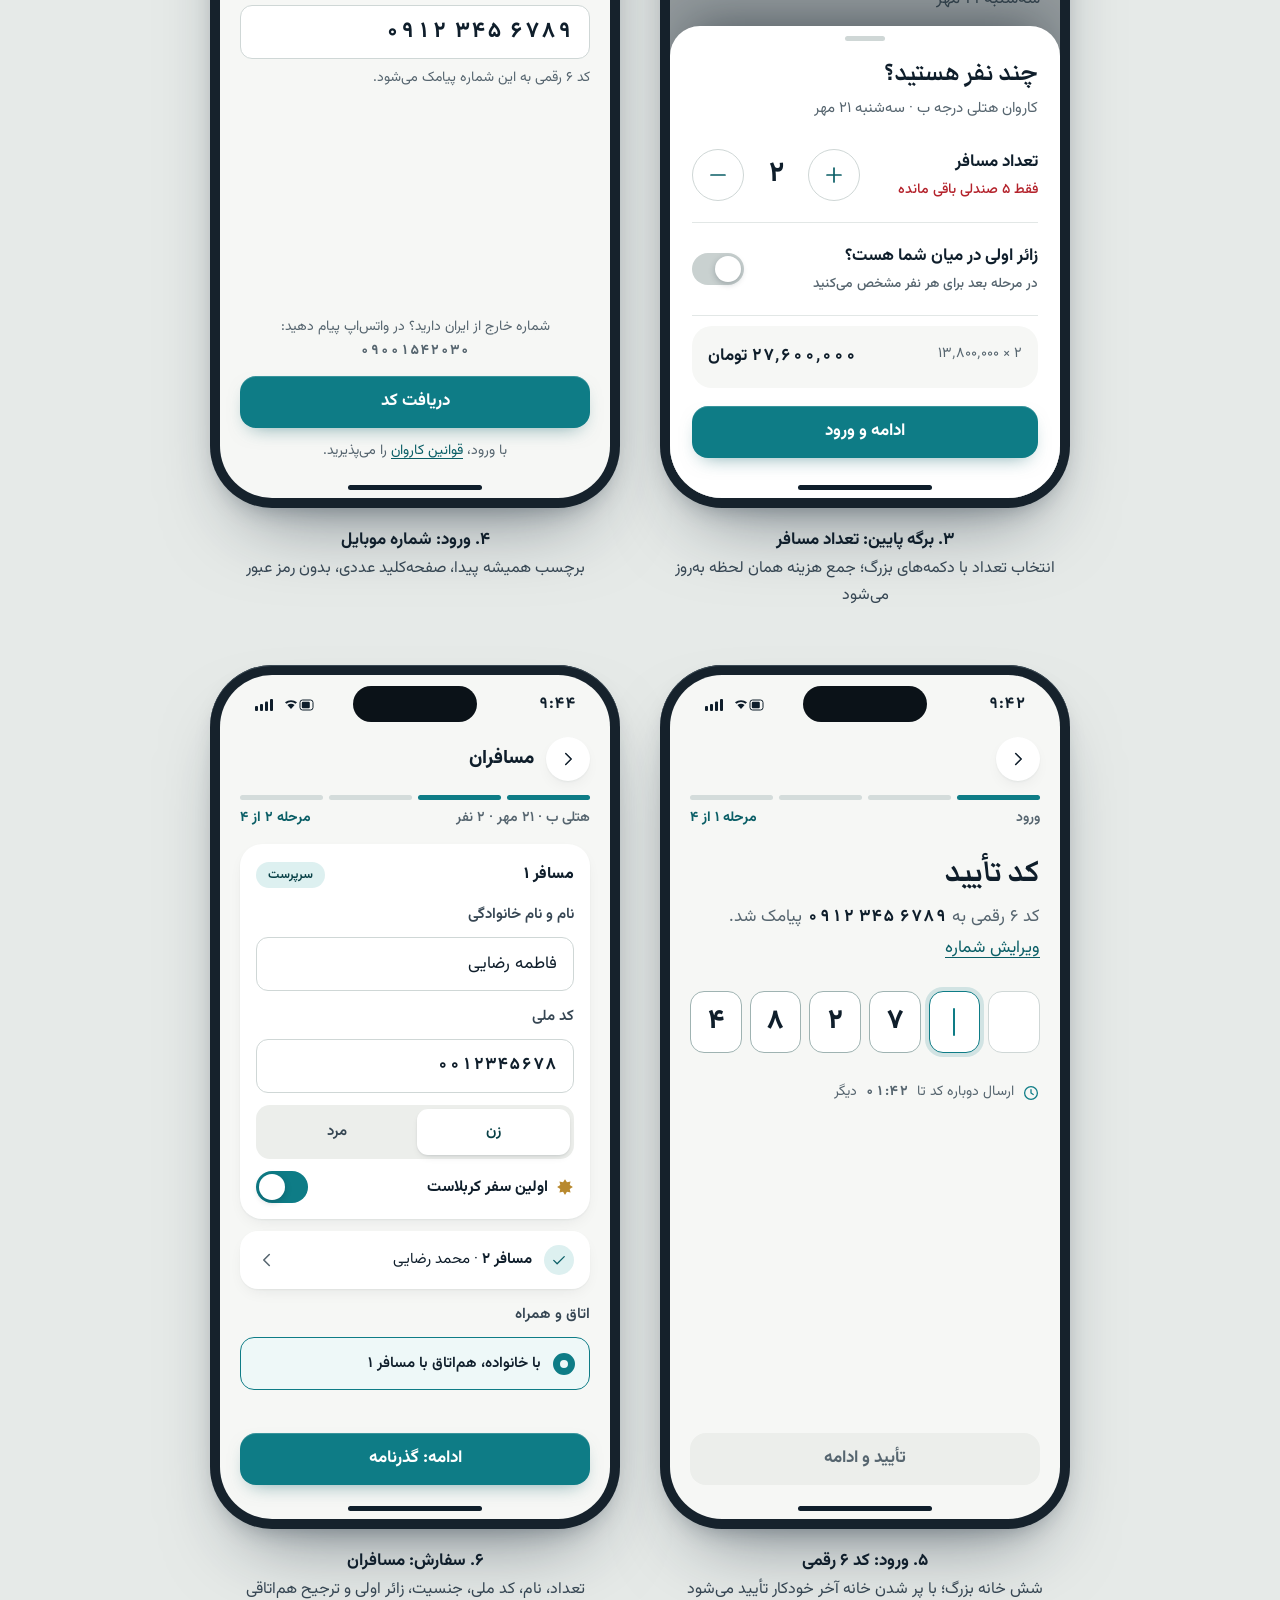
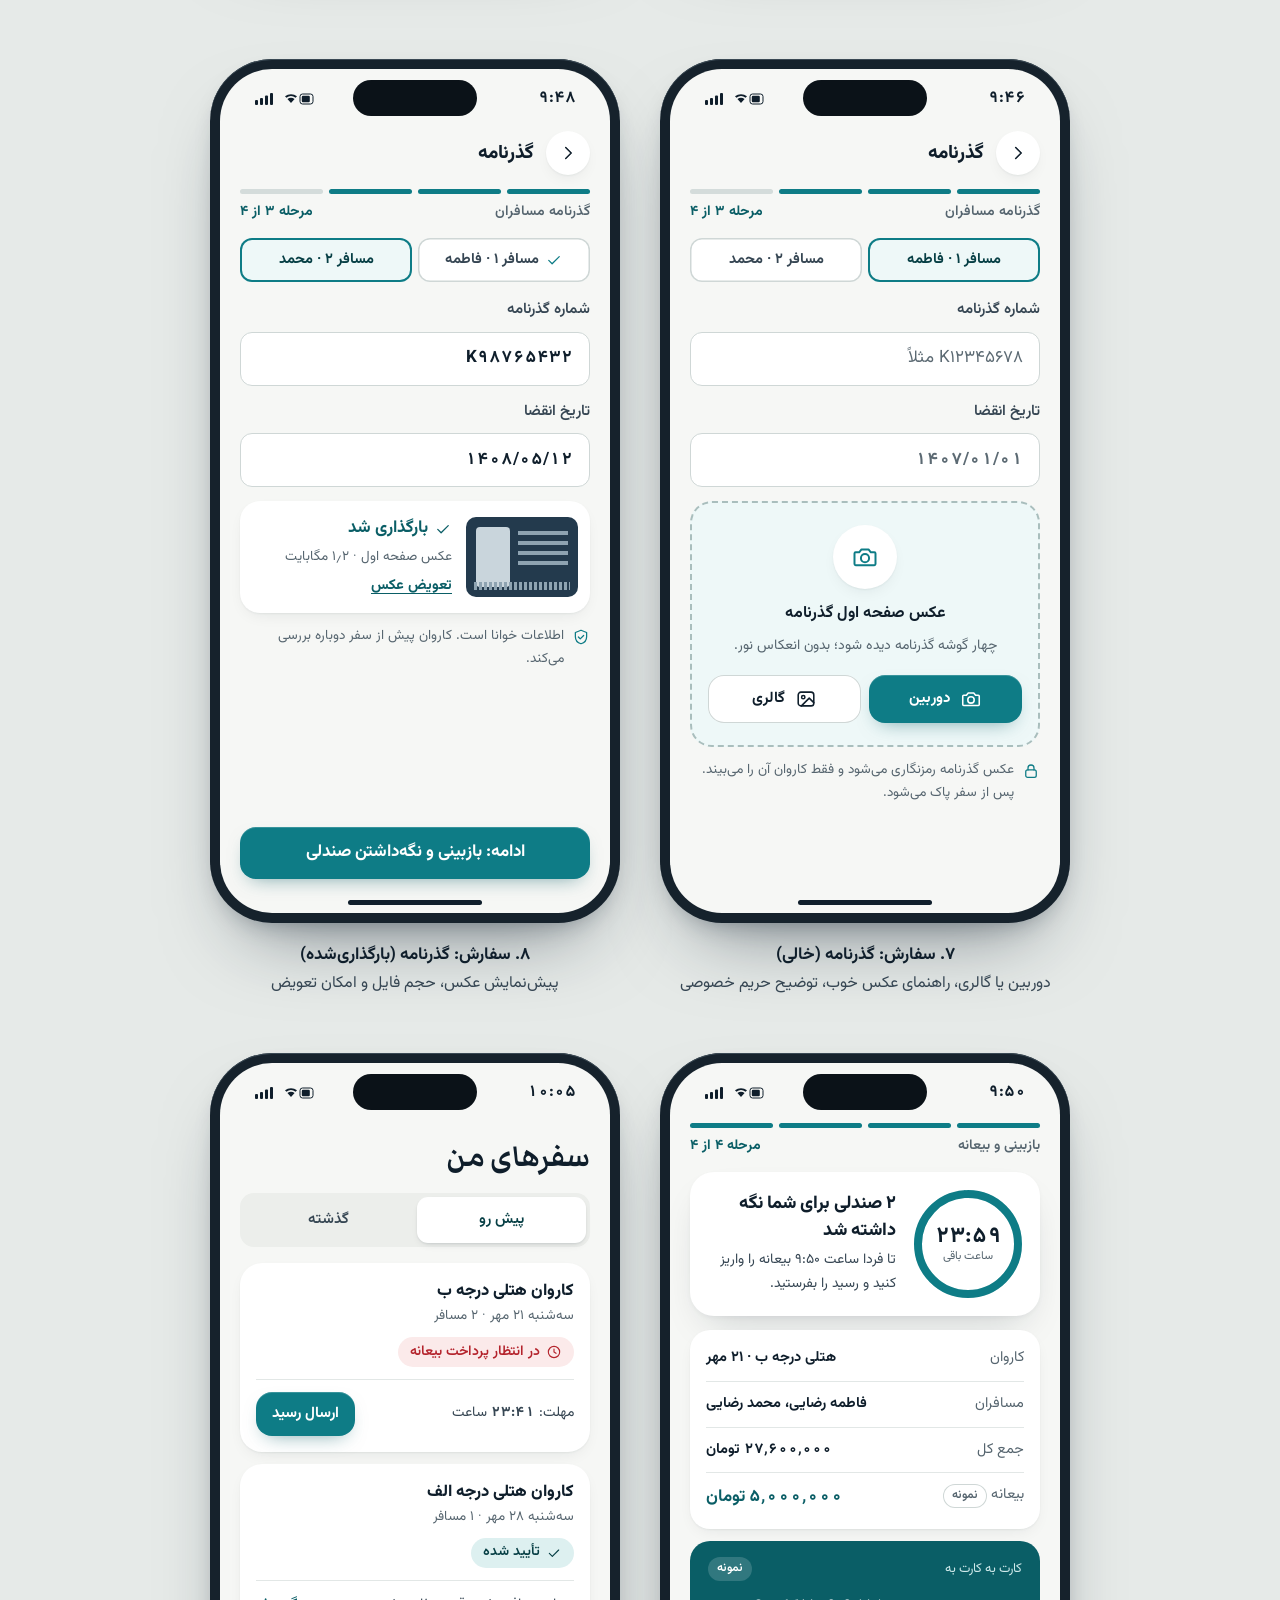
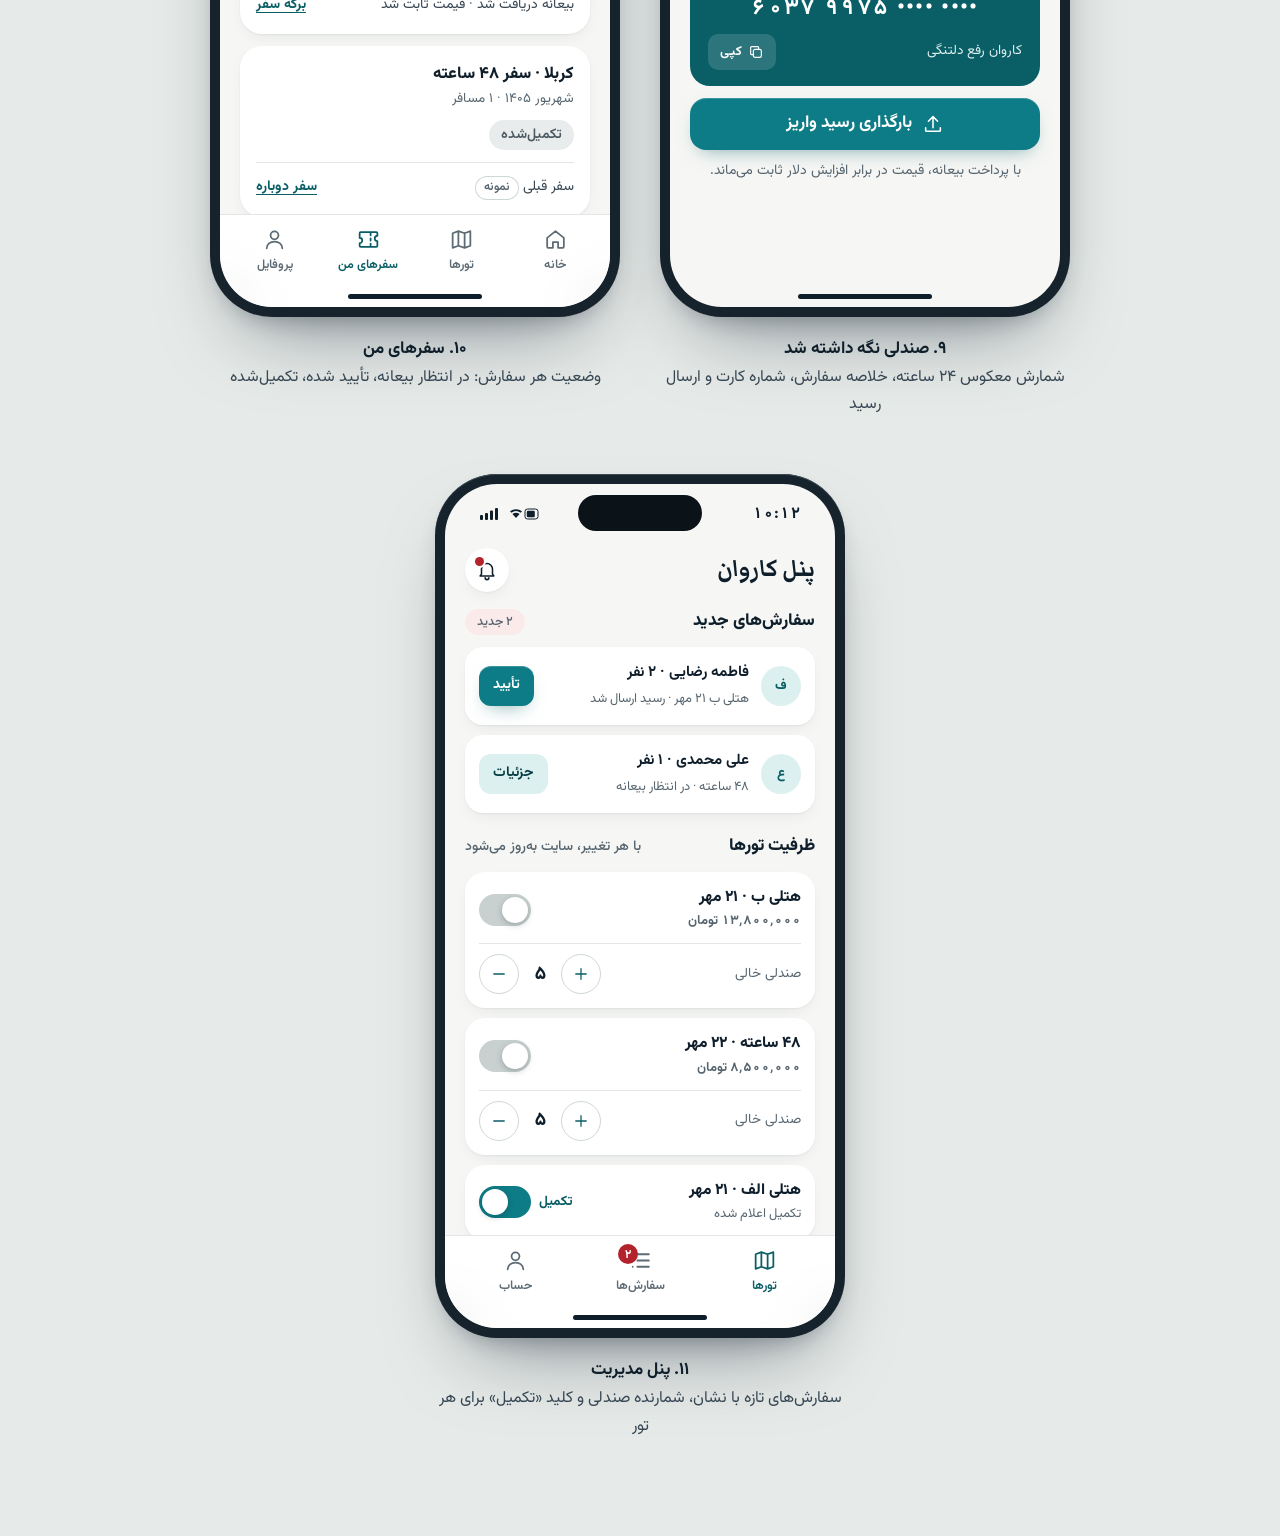
<file: mockups/b-calm/app.html>
<!doctype html>
<html lang="fa" dir="rtl" data-default-theme="light">
<head>
<meta charset="utf-8">
<meta name="viewport" content="width=device-width, initial-scale=1, viewport-fit=cover, interactive-widget=resizes-content">
<meta name="theme-color" media="(prefers-color-scheme: light)" content="#f6f7f5">
<meta name="theme-color" media="(prefers-color-scheme: dark)" content="#0b141c">
<title>نسخه B «صحن»: صفحه‌های اپ کاروان رفع دلتنگی</title>
<script src="../assets/theme.js"></script>
<link rel="stylesheet" href="styles.css">
<style>
  :root { --board: #e6eae8; --bezel: #16222c; --bezel-hi: #3a4954; --tab-bg: rgba(255,255,255,.9); --sticky-bg: rgba(255,255,255,.94); --tab-ink: #5d6b74; --step-off: #d4dcdb; --otp-fill: #9fb3b2; --drop-line: #a9bebd; --scrim-bg: rgba(9, 22, 31, 0.42); }
  html[data-theme="dark"] { --board: #070d12; --bezel: #26343f; --bezel-hi: #3f505c; --tab-bg: rgba(17,29,39,.9); --sticky-bg: rgba(17,29,39,.94); --tab-ink: #97a8b0; --step-off: #26363f; --otp-fill: #3f5560; --drop-line: #2f5d63; --scrim-bg: rgba(0, 0, 0, 0.6); }
  body { background: var(--board); }
  .board-head { width: min(1760px, 100% - 64px); margin: 56px auto 40px; display: flex; justify-content: space-between; align-items: end; gap: 24px; }
  .board-head h1 { font-family: var(--f-display); font-weight: 700; font-size: 3rem; line-height: 1.2; margin: 0; }
  .board-head p { margin: 6px 0 0; color: var(--ink-2); max-width: 70ch; }
  .board { width: min(1760px, 100% - 64px); margin: 0 auto 96px; display: flex; flex-wrap: wrap; gap: 56px 40px; justify-content: center; }
  .shot { margin: 0; width: 410px; }
  .shot figcaption { margin-top: 18px; text-align: center; font-size: 16px; color: var(--ink-2); line-height: 1.7; }
  .shot figcaption b { display: block; color: var(--ink); font-size: 17px; }

  /* device */
  .phone { width: 410px; height: 864px; padding: 10px; border-radius: 62px; background: var(--bezel); box-shadow: 0 1px 0 var(--bezel-hi) inset, 0 40px 80px -36px rgba(15,30,43,.55), 0 10px 24px -12px rgba(15,30,43,.35); }
  .screen { position: relative; width: 390px; height: 844px; border-radius: 52px; overflow: hidden; background: var(--ground); display: flex; flex-direction: column; }
  .status { height: 54px; flex: none; display: flex; align-items: center; justify-content: space-between; padding: 6px 34px 0; font-size: 16px; font-weight: 700; position: relative; z-index: 5; }
  .status .island { position: absolute; top: 11px; left: 50%; translate: -50% 0; width: 124px; height: 36px; border-radius: 20px; background: #0b1218; }
  .status .sys { display: flex; gap: 6px; align-items: center; direction: ltr; }
  .status .sys svg { width: 62px; height: 12px; fill: currentColor; }
  .status.on-photo { position: absolute; inset: 0 0 auto 0; color: #fff; }
  .home-ind { position: absolute; bottom: 8px; left: 50%; translate: -50% 0; width: 134px; height: 5px; border-radius: 3px; background: var(--ink); z-index: 9; }
  .home-ind.light { background: var(--surface); }

  .body { flex: 1; overflow: hidden; padding: 4px 20px 34px; display: flex; flex-direction: column; }
  .body > * { flex-shrink: 0; }
  .appbar { display: flex; align-items: center; gap: 12px; min-height: 52px; margin-bottom: 8px; }
  .appbar h2 { margin: 0; font-size: 19px; font-weight: 800; flex: 1; }
  .round { width: 44px; height: 44px; border-radius: 50%; border: 0; background: var(--surface); box-shadow: var(--sh-1); display: grid; place-items: center; color: var(--ink); flex: none; position: relative; }
  .round .dot { position: absolute; top: 9px; left: 10px; width: 9px; height: 9px; border-radius: 50%; background: var(--low); box-shadow: 0 0 0 2px var(--surface); }
  .title { font-family: var(--f-display); font-weight: 700; font-size: 2.3rem; line-height: 1.25; margin: 6px 0 6px; }

  /* tab bar */
  .tabs { flex: none; display: grid; grid-template-columns: repeat(4, 1fr); padding: 8px 8px 30px; background: var(--tab-bg); backdrop-filter: blur(16px); -webkit-backdrop-filter: blur(16px); border-top: 1px solid var(--line); }
  .tabs.three { grid-template-columns: repeat(3, 1fr); }
  .tab { display: grid; justify-items: center; gap: 2px; font-size: 12.5px; font-weight: 600; color: var(--tab-ink); min-height: 52px; padding-top: 4px; position: relative; }
  .tab .ic { width: 25px; height: 25px; }
  .tab.on { color: var(--tq-deep); }
  .tab .badge { position: absolute; top: 0; left: calc(50% - 22px); min-width: 20px; height: 20px; border-radius: 10px; background: var(--low); color: var(--on-low); font-size: 12px; font-weight: 700; display: grid; place-items: center; padding: 0 5px; }

  /* home */
  .brandline { display: flex; align-items: center; gap: 10px; }
  .brandline img { width: 36px; height: 40px; object-fit: contain; mix-blend-mode: var(--logo-blend); background: var(--logo-bg); border-radius: 10px; }
  .brandline b { font-family: var(--f-display); font-size: 22px; line-height: 1; }
  .install-b { display: flex; align-items: center; gap: 12px; padding: 12px 14px; border-radius: 18px; background: var(--tq-tint); color: var(--tq-ink); font-size: 14.5px; line-height: 1.6; margin: 6px 0 16px; }
  .install-b .ic { color: var(--tq); }
  .install-b button { margin-inline-start: auto; min-height: 38px; padding: 0 14px; border-radius: 10px; border: 0; background: var(--tq); color: var(--on-tq); font-weight: 700; font-size: 14px; }
  .strip { display: flex; gap: 8px; overflow: hidden; margin: 0 -20px 16px; padding: 4px 20px 8px; }
  .sday { flex: 0 0 66px; border-radius: 18px; padding: 8px 6px 10px; text-align: center; background: transparent; }
  .sday .w { font-size: 12.5px; color: var(--ink-3); display: block; }
  .sday .d { font-size: 24px; font-weight: 800; line-height: 1.25; display: block; font-feature-settings: "tnum"; }
  .sday .dots { display: flex; justify-content: center; gap: 3px; height: 6px; margin-top: 2px; }
  .sday .dots i { width: 6px; height: 6px; border-radius: 50%; }
  .sday.has { background: var(--surface); box-shadow: var(--sh-1); }
  .sday.off .d { color: var(--ink-4); font-weight: 500; }
  .sday.on { background: var(--tq); color: var(--on-tq); box-shadow: 0 10px 20px -10px rgba(10,94,102,.7); }
  .sday.on .w { color: var(--on-tq); }
  .h3 { font-size: 17px; font-weight: 800; margin: 0 0 10px; display: flex; justify-content: space-between; align-items: baseline; }
  .h3 span { font-size: 14px; font-weight: 500; color: var(--ink-3); }
  .tcard { display: grid; grid-template-columns: 92px 1fr; gap: 14px; padding: 12px; border-radius: 22px; background: var(--surface); box-shadow: var(--sh-1); margin-bottom: 12px; align-items: center; }
  .tcard img { width: 92px; height: 104px; border-radius: 15px; object-fit: cover; }
  .tcard h3 { margin: 0; font-size: 16.5px; font-weight: 800; line-height: 1.5; }
  .tcard .sub { font-size: 13.5px; color: var(--ink-3); line-height: 1.6; }
  .tcard .row { display: flex; justify-content: space-between; align-items: center; margin-top: 8px; gap: 8px; }
  .tcard .p { font-size: 17px; }
  .tcard .p small { font-size: 12px; font-weight: 500; color: var(--ink-3); }
  .tcard.is-full { opacity: .78; }
  .seats { font-size: 13.5px; gap: 7px; }
  .seats .ticks i { width: 5px; height: 12px; border-radius: 2px; }

  /* detail */
  .d-hero { position: relative; height: 300px; flex: none; }
  .d-hero img { width: 100%; height: 100%; object-fit: cover; }
  .d-hero .ctrl { position: absolute; top: 58px; inset-inline: 18px; display: flex; justify-content: space-between; }
  .d-sheet { position: relative; margin-top: -30px; background: var(--ground); border-radius: 30px 30px 0 0; flex: 1; overflow: hidden; padding: 22px 20px 0; }
  .d-sheet h2 { font-family: var(--f-display); font-size: 31px; line-height: 1.25; margin: 0; }
  .facts3 { display: grid; grid-template-columns: repeat(3, 1fr); gap: 8px; margin: 14px 0 16px; }
  .facts3 div { background: var(--surface); border-radius: 16px; padding: 10px 8px; text-align: center; font-size: 13px; color: var(--ink-2); line-height: 1.5; box-shadow: var(--sh-1); }
  .facts3 .ic { color: var(--tq); display: block; margin: 0 auto 4px; }
  .itin { list-style: none; margin: 0; padding: 0; }
  .itin li { position: relative; padding: 0 28px 12px 0; font-size: 14.5px; line-height: 1.7; color: var(--ink-2); }
  .itin li::before { content: ""; position: absolute; right: 4px; top: 8px; width: 10px; height: 10px; border-radius: 50%; box-shadow: 0 0 0 2px var(--tq); background: var(--surface); }
  .itin li::after { content: ""; position: absolute; right: 8.5px; top: 22px; bottom: -2px; width: 1px; background: var(--line-2); }
  .itin li:last-child::after { display: none; }
  .itin b { color: var(--ink); display: block; font-size: 15px; }
  .sticky { position: absolute; inset: auto 0 0 0; padding: 14px 20px 34px; background: var(--sticky-bg); backdrop-filter: blur(16px); -webkit-backdrop-filter: blur(16px); border-top: 1px solid var(--line); display: flex; align-items: center; gap: 14px; z-index: 6; }
  .sticky .p { font-size: 20px; line-height: 1.2; }
  .sticky .p small { display: block; font-size: 12.5px; font-weight: 500; color: var(--ink-3); }
  .sticky .btn { flex: 1; }

  /* forms */
  .steps-ind { display: grid; grid-template-columns: repeat(4, 1fr); gap: 6px; margin: 2px 0 6px; }
  .steps-ind i { height: 5px; border-radius: 3px; background: var(--step-off); }
  .steps-ind i.on { background: var(--tq); }
  .step-l { font-size: 14px; color: var(--ink-3); font-weight: 600; display: flex; justify-content: space-between; margin-bottom: 12px; }
  .step-l b { color: var(--tq-deep); }
  .ctx { display: flex; gap: 10px; align-items: center; padding: 10px 14px; background: var(--surface); border-radius: 14px; font-size: 14px; color: var(--ink-2); box-shadow: var(--sh-1); margin-bottom: 14px; }
  .ctx .ic { color: var(--tq); }
  .fcard { background: var(--surface); border-radius: 22px; padding: 16px; box-shadow: var(--sh-1); display: grid; gap: 12px; margin-bottom: 12px; }
  .fcard h3 { margin: 0; font-size: 16px; font-weight: 800; display: flex; justify-content: space-between; align-items: center; }
  .input { min-height: 54px; }
  .ltr-in { direction: ltr; text-align: right; }
  .line-row { display: flex; align-items: center; justify-content: space-between; gap: 12px; }
  .line-row .t { font-weight: 700; font-size: 15.5px; }
  .line-row .t small { display: block; font-weight: 500; font-size: 13px; color: var(--ink-3); }
  .done-row { display: flex; align-items: center; gap: 12px; padding: 14px 16px; background: var(--surface); border-radius: 18px; box-shadow: var(--sh-1); font-size: 15px; margin-bottom: 12px; }
  .done-row .ok { width: 30px; height: 30px; border-radius: 50%; background: var(--tq-tint); color: var(--tq-deep); display: grid; place-items: center; }
  .done-row .ic-chev { margin-inline-start: auto; color: var(--ink-3); }
  .radio { display: flex; align-items: center; gap: 12px; padding: 12px 14px; border-radius: 14px; border: 1.5px solid var(--line-2); font-size: 15px; font-weight: 600; }
  .radio i { width: 22px; height: 22px; border-radius: 50%; border: 2px solid var(--mute-bar-2); flex: none; }
  .radio.on { border-color: var(--tq); background: var(--tq-tint-2); }
  .radio.on i { border: 7px solid var(--tq); }
  .bottom-cta { margin-top: auto; padding-top: 12px; }
  .gold-star { width: 18px; height: 18px; color: var(--gold); }

  /* otp */
  .otp { display: grid; grid-template-columns: repeat(6, 1fr); gap: 8px; direction: ltr; margin: 26px 0 14px; }
  .otp span { height: 62px; border-radius: 14px; border: 1.5px solid var(--line-2); background: var(--surface); display: grid; place-items: center; font-size: 27px; font-weight: 800; }
  .otp span.fill { border-color: var(--otp-fill); }
  .otp span.cur { border-color: var(--tq); box-shadow: 0 0 0 4px var(--ring); }
  .otp span.cur::after { content: ""; width: 2px; height: 28px; background: var(--tq); border-radius: 2px; }

  /* upload */
  .drop { border: 2px dashed var(--drop-line); border-radius: 22px; padding: 22px 16px; text-align: center; background: var(--tq-tint-2); display: grid; justify-items: center; gap: 6px; }
  .drop .cam { width: 64px; height: 64px; border-radius: 50%; background: var(--surface); color: var(--tq); display: grid; place-items: center; box-shadow: var(--sh-1); margin-bottom: 4px; }
  .drop b { font-size: 16px; }
  .drop p { margin: 0; font-size: 14px; color: var(--ink-3); line-height: 1.7; }
  .drop .two { display: grid; grid-template-columns: 1fr 1fr; gap: 8px; width: 100%; margin-top: 10px; }
  .drop .two .btn { min-height: 48px; font-size: 15px; padding: 0 10px; }
  .uploaded { display: grid; grid-template-columns: 112px 1fr; gap: 14px; align-items: center; padding: 12px; border-radius: 20px; background: var(--surface); box-shadow: var(--sh-1); }
  .pp { width: 112px; height: 80px; border-radius: 10px; background: #233a4d; position: relative; overflow: hidden; }
  .pp::before { content: ""; position: absolute; inset: 10px auto 10px 10px; width: 34px; border-radius: 4px; background: #c9d5dc; }
  .pp::after { content: ""; position: absolute; left: 52px; right: 10px; top: 14px; height: 40px; background: repeating-linear-gradient(#8ea3b1 0 4px, transparent 4px 10px); }
  .pp i { position: absolute; left: 8px; right: 8px; bottom: 7px; height: 8px; background: repeating-linear-gradient(90deg, #8ea3b1 0 3px, transparent 3px 5px); }
  .ptabs { display: grid; grid-template-columns: 1fr 1fr; gap: 6px; margin-bottom: 14px; }
  .ptabs span { min-height: 44px; display: flex; align-items: center; justify-content: center; gap: 6px; border-radius: 12px; background: var(--surface); font-size: 14.5px; font-weight: 700; color: var(--ink-2); box-shadow: inset 0 0 0 1.5px var(--line-2); }
  .ptabs span.on { box-shadow: inset 0 0 0 2px var(--tq); color: var(--tq-ink); background: var(--tq-tint-2); }
  .ptabs .ic { width: 18px; height: 18px; color: var(--tq); }
  .lock-note { display: flex; gap: 8px; font-size: 13.5px; color: var(--ink-3); line-height: 1.7; margin-top: 12px; }
  .lock-note .ic { color: var(--tq); width: 18px; height: 18px; margin-top: 3px; }

  /* held */
  .held { display: grid; grid-template-columns: 112px 1fr; gap: 16px; align-items: center; padding: 16px; border-radius: 24px; background: var(--surface); box-shadow: var(--sh-2); margin-bottom: 14px; }
  .ring { position: relative; width: 112px; height: 112px; }
  .ring svg { width: 112px; height: 112px; transform: rotate(-90deg); }
  .ring circle { fill: none; stroke-width: 8; }
  .ring .bg { stroke: var(--tq-tint); }
  .ring .fg { stroke: var(--tq); stroke-linecap: round; stroke-dasharray: 314; stroke-dashoffset: 4; }
  .ring .t { position: absolute; inset: 0; display: grid; place-content: center; text-align: center; line-height: 1.2; }
  .ring .t b { font-size: 22px; font-feature-settings: "tnum"; }
  .ring .t span { font-size: 11.5px; color: var(--ink-3); }
  .held h3 { margin: 0 0 4px; font-size: 18px; font-weight: 800; line-height: 1.5; }
  .held p { margin: 0; font-size: 14px; color: var(--ink-2); line-height: 1.7; }
  .sum { background: var(--surface); border-radius: 20px; padding: 6px 16px; box-shadow: var(--sh-1); margin-bottom: 12px; }
  .sum div { display: flex; justify-content: space-between; gap: 12px; padding: 9px 0; border-bottom: 1px solid var(--line); font-size: 14.5px; }
  .sum div:last-child { border: 0; }
  .sum dt, .sum span:first-child { color: var(--ink-3); }
  .sum .tot { font-size: 17px; }
  .cardno { background: var(--field-deep); color: #fff; border-radius: 20px; padding: 16px 18px; margin-bottom: 12px; position: relative; }
  .cardno .l { font-size: 13px; color: #cfe9ea; display: flex; justify-content: space-between; align-items: center; }
  .cardno .n { direction: ltr; text-align: center; font-size: 22px; font-weight: 700; letter-spacing: .06em; margin: 8px 0 4px; font-feature-settings: "tnum"; }
  .cardno .who { font-size: 13.5px; color: #e0f2f2; display: flex; justify-content: space-between; align-items: center; }
  .copy { display: inline-flex; align-items: center; gap: 6px; min-height: 36px; padding: 0 12px; border-radius: 10px; background: rgba(255,255,255,.14); color: #fff; font-size: 13px; font-weight: 700; border: 0; }
  .copy .ic { width: 16px; height: 16px; }
  .cardno .chip-sample { background: rgba(255,255,255,.16); color: #fff; box-shadow: none; }

  /* trips */
  .trip { background: var(--surface); border-radius: 22px; padding: 16px; box-shadow: var(--sh-1); margin-bottom: 12px; }
  .trip .top { display: flex; flex-direction: column; align-items: flex-start; gap: 8px; }
  .trip h3 { margin: 0; font-size: 16.5px; font-weight: 800; line-height: 1.5; }
  .trip .sub { font-size: 13.5px; color: var(--ink-3); }
  .trip .act { display: flex; align-items: center; justify-content: space-between; margin-top: 12px; padding-top: 12px; border-top: 1px solid var(--line); font-size: 14px; color: var(--ink-2); gap: 10px; }
  .trip .act .btn { min-height: 44px; padding: 0 16px; font-size: 15px; }
  .chip .ic { width: 16px; height: 16px; }

  /* admin */
  .arow { background: var(--surface); border-radius: 20px; padding: 14px; box-shadow: var(--sh-1); margin-bottom: 10px; }
  .arow .hd { display: flex; justify-content: space-between; align-items: center; gap: 8px; }
  .arow h3 { margin: 0; font-size: 15.5px; font-weight: 800; line-height: 1.5; }
  .arow .sub { font-size: 13px; color: var(--ink-3); }
  .arow .ct { display: flex; justify-content: space-between; align-items: center; margin-top: 10px; padding-top: 10px; border-top: 1px solid var(--line); }
  .arow .ct .lab { font-size: 13.5px; color: var(--ink-3); display: flex; align-items: center; gap: 10px; }
  .arow .stepper button { width: 40px; height: 40px; }
  .arow .stepper output { font-size: 19px; min-width: 34px; }
  .neworder { display: flex; align-items: center; gap: 12px; padding: 12px 14px; background: var(--surface); border-radius: 18px; box-shadow: var(--sh-1); margin-bottom: 10px; font-size: 14px; }
  .neworder .av { width: 40px; height: 40px; border-radius: 50%; background: var(--tq-tint); color: var(--tq-deep); display: grid; place-items: center; font-weight: 800; flex: none; }
  .neworder .btn { min-height: 40px; padding: 0 14px; font-size: 14px; margin-inline-start: auto; border-radius: 12px; }
  .neworder b { display: block; font-size: 15px; }
  .neworder span { color: var(--ink-3); font-size: 13px; }

  /* bottom sheet */
  .scrim { position: absolute; inset: 0; background: var(--scrim-bg); z-index: 7; }
  .sheet { position: absolute; inset: auto 0 0 0; z-index: 8; background: var(--surface-2); border-radius: 30px 30px 0 0; padding: 10px 22px 40px; box-shadow: 0 -20px 50px -20px rgba(9,22,31,.5); }
  .sheet .grab { width: 40px; height: 5px; border-radius: 3px; background: var(--line-2); margin: 0 auto 14px; }
  .sheet h3 { font-family: var(--f-display); font-size: 29px; margin: 0 0 2px; line-height: 1.3; }
  .sheet .stepper button { width: 52px; height: 52px; }
  .sheet .stepper output { font-size: 28px; min-width: 56px; }
  .sheet .stepper .ic { width: 24px; height: 24px; }
  .bigline { display: flex; justify-content: space-between; align-items: center; padding: 18px 0; border-bottom: 1px solid var(--line); }
  .bigline:last-of-type { border: 0; }

  @media (max-width: 900px) { .board-head { display: block; } }
  @media (max-width: 480px) { .board-head, .board { width: calc(100% - 24px); } .board-head { margin-top: 28px; } .board-head h1 { font-size: 2rem; } .board { gap: 40px; } }
</style>
</head>
<body>

<svg width="0" height="0" style="position:absolute" aria-hidden="true">
  <defs>
    <symbol id="i-bus" viewBox="0 0 24 24"><rect x="4" y="3" width="16" height="15" rx="3"/><path d="M4 11h16M8 21v-3M16 21v-3"/><circle cx="8" cy="14.5" r=".9"/><circle cx="16" cy="14.5" r=".9"/></symbol>
    <symbol id="i-bed" viewBox="0 0 24 24"><path d="M3 18V7M3 14h18v4M21 14v-2a3 3 0 0 0-3-3h-7v5"/><circle cx="7" cy="11" r="1.6"/></symbol>
    <symbol id="i-meal" viewBox="0 0 24 24"><path d="M7 3v8M5 3v5a2 2 0 0 0 4 0V3M7 11v10M17 3c-2 1-3 4-3 7h3v11"/></symbol>
    <symbol id="i-pin" viewBox="0 0 24 24"><path d="M12 21s-7-6.2-7-11.5A7 7 0 0 1 19 9.5C19 14.8 12 21 12 21z"/><circle cx="12" cy="9.5" r="2.5"/></symbol>
    <symbol id="i-cal" viewBox="0 0 24 24"><rect x="3.5" y="5" width="17" height="15.5" rx="3"/><path d="M3.5 10h17M8 3v4M16 3v4"/></symbol>
    <symbol id="i-users" viewBox="0 0 24 24"><circle cx="9" cy="8" r="3.2"/><path d="M3 20c0-3.3 2.7-5.5 6-5.5s6 2.2 6 5.5M16 4.8a3.2 3.2 0 0 1 0 6.4M18 14.8c1.9.7 3 2.5 3 5.2"/></symbol>
    <symbol id="i-check" viewBox="0 0 24 24"><path d="M5 12.5l4.5 4.5L19 7.5"/></symbol>
    <symbol id="i-chev" viewBox="0 0 24 24"><path d="M14.5 6l-6 6 6 6"/></symbol>
    <symbol id="i-back" viewBox="0 0 24 24"><path d="M9.5 6l6 6-6 6"/></symbol>
    <symbol id="i-clock" viewBox="0 0 24 24"><circle cx="12" cy="12" r="8.5"/><path d="M12 7.5V12l3 2"/></symbol>
    <symbol id="i-home" viewBox="0 0 24 24"><path d="M4 10.5L12 4l8 6.5V19a1 1 0 0 1-1 1h-4.5v-5.5h-5V20H5a1 1 0 0 1-1-1z"/></symbol>
    <symbol id="i-map" viewBox="0 0 24 24"><path d="M9 4L3.5 6v14L9 18l6 2 5.5-2V4L15 6zM9 4v14M15 6v14"/></symbol>
    <symbol id="i-ticket" viewBox="0 0 24 24"><path d="M3.5 8.5V6a1 1 0 0 1 1-1h15a1 1 0 0 1 1 1v2.5a2.5 2.5 0 0 0 0 5V18a1 1 0 0 1-1 1h-15a1 1 0 0 1-1-1v-2.5a2.5 2.5 0 0 0 0-5z"/><path d="M14 6v2M14 11v2M14 16v2"/></symbol>
    <symbol id="i-user" viewBox="0 0 24 24"><circle cx="12" cy="8" r="3.8"/><path d="M4.5 20.5c0-4 3.4-6.5 7.5-6.5s7.5 2.5 7.5 6.5"/></symbol>
    <symbol id="i-plus" viewBox="0 0 24 24"><path d="M12 5v14M5 12h14"/></symbol>
    <symbol id="i-minus" viewBox="0 0 24 24"><path d="M5 12h14"/></symbol>
    <symbol id="i-shield" viewBox="0 0 24 24"><path d="M12 3l7.5 3v5.5c0 4.6-3.2 8.2-7.5 9.5-4.3-1.3-7.5-4.9-7.5-9.5V6z"/><path d="M8.5 12l2.5 2.5 4.5-4.5"/></symbol>
    <symbol id="i-camera" viewBox="0 0 24 24"><path d="M4 8h3l2-2.5h6L17 8h3a1 1 0 0 1 1 1v9a1 1 0 0 1-1 1H4a1 1 0 0 1-1-1V9a1 1 0 0 1 1-1z"/><circle cx="12" cy="13" r="3.5"/></symbol>
    <symbol id="i-image" viewBox="0 0 24 24"><rect x="3.5" y="4.5" width="17" height="15" rx="3"/><circle cx="9" cy="10" r="1.8"/><path d="M20.5 16l-5-5-8.5 8.5"/></symbol>
    <symbol id="i-upload" viewBox="0 0 24 24"><path d="M12 16V4M7 9l5-5 5 5M4 16v3a1 1 0 0 0 1 1h14a1 1 0 0 0 1-1v-3"/></symbol>
    <symbol id="i-lock" viewBox="0 0 24 24"><rect x="5" y="10.5" width="14" height="10" rx="2.5"/><path d="M8 10.5V8a4 4 0 0 1 8 0v2.5"/></symbol>
    <symbol id="i-bell" viewBox="0 0 24 24"><path d="M6 16.5V11a6 6 0 0 1 12 0v5.5l1.5 2h-15z"/><path d="M10 20.5a2 2 0 0 0 4 0"/></symbol>
    <symbol id="i-copy" viewBox="0 0 24 24"><rect x="8" y="8" width="12" height="12" rx="2.5"/><path d="M16 8V5.5A1.5 1.5 0 0 0 14.5 4h-9A1.5 1.5 0 0 0 4 5.5v9A1.5 1.5 0 0 0 5.5 16H8"/></symbol>
    <symbol id="i-share" viewBox="0 0 24 24"><path d="M12 15V4M8 7.5L12 4l4 3.5M5 12v7a1 1 0 0 0 1 1h12a1 1 0 0 0 1-1v-7"/></symbol>
    <symbol id="i-download" viewBox="0 0 24 24"><path d="M12 4v11M7 10.5l5 5 5-5M5 20h14"/></symbol>
    <symbol id="i-moon" viewBox="0 0 24 24"><path d="M20 14.5A8 8 0 1 1 9.5 4a6.5 6.5 0 0 0 10.5 10.5z"/></symbol>
    <symbol id="i-sun" viewBox="0 0 24 24"><circle cx="12" cy="12" r="4"/><path d="M12 2.8v2.4M12 18.8v2.4M2.8 12h2.4M18.8 12h2.4M5.5 5.5l1.7 1.7M16.8 16.8l1.7 1.7M5.5 18.5l1.7-1.7M16.8 7.2l1.7-1.7"/></symbol>
    <symbol id="i-list" viewBox="0 0 24 24"><path d="M9 6h11M9 12h11M9 18h11M4.5 6h.01M4.5 12h.01M4.5 18h.01"/></symbol>
    <symbol id="i-star8" viewBox="0 0 24 24"><path fill="currentColor" stroke="none" d="M12 1.5l2.6 4.2 4.8-1.1-1.1 4.8 4.2 2.6-4.2 2.6 1.1 4.8-4.8-1.1L12 22.5l-2.6-4.2-4.8 1.1 1.1-4.8L1.5 12l4.2-2.6-1.1-4.8 4.8 1.1z"/></symbol>
    <symbol id="sb" viewBox="0 0 60 12"><rect x="0" y="7" width="3" height="5" rx="1"/><rect x="5" y="5" width="3" height="7" rx="1"/><rect x="10" y="2.5" width="3" height="9.5" rx="1"/><rect x="15" y="0" width="3" height="12" rx="1"/><path d="M30 3.2a10 10 0 0 1 12 0l-1.4 1.6a7.8 7.8 0 0 0-9.2 0zM32.4 6a6 6 0 0 1 7.2 0L36 10z"/><rect x="45" y="1" width="13" height="10" rx="2.5" fill="none" stroke="currentColor"/><rect x="46.8" y="2.8" width="8" height="6.4" rx="1.2"/></symbol>
  </defs>
</svg>

<header class="board-head">
  <div>
    <h1>نسخه B «صحن»: اپ کاروان</h1>
    <p>اپ وب نصب‌شدنی (PWA) با همان سیستم طراحی سایت: زمینه مرمری، فیروزه‌ای کاشی برای اقدام اصلی، طلایی فقط برای نشان زائر اولی. هر قاب ۳۹۰×۸۴۴ است.</p>
  </div>
  <div style="display:flex;gap:10px;align-items:center"><button class="theme-btn" type="button" data-theme-toggle aria-label="رفتن به حالت تیره"><svg class="ic ic-moon"><use href="#i-moon"/></svg><svg class="ic ic-sun"><use href="#i-sun"/></svg></button><a class="btn btn-line" href="index.html">مشاهده سایت</a></div>
</header>

<main class="board">

<!-- 1 HOME -->
<figure class="shot">
  <div class="phone"><div class="screen">
    <div class="status"><span class="num">۹:۴۱</span><span class="island"></span><span class="sys"><svg><use href="#sb"/></svg></span></div>
    <div class="body">
      <div class="appbar">
        <div class="brandline" style="flex:1"><img src="../assets/img/logo.jpg" alt=""><b>رفع دلتنگی</b></div>
        <button class="round" aria-label="اعلان‌ها"><svg class="ic"><use href="#i-bell"/></svg><span class="dot"></span></button>
      </div>
      <div class="install-b"><svg class="ic"><use href="#i-download"/></svg><span>اپ را به صفحه اصلی گوشی اضافه کنید.</span><button>افزودن</button></div>
      <div class="strip" aria-label="روزهای حرکت">
        <div class="sday off"><span class="w">یکشنبه</span><span class="d">۱۹</span><span class="dots"></span></div>
        <div class="sday off"><span class="w">دوشنبه</span><span class="d">۲۰</span><span class="dots"></span></div>
        <div class="sday on"><span class="w">سه‌شنبه</span><span class="d">۲۱</span><span class="dots"><i style="background:var(--on-tq);opacity:.55"></i><i style="background:var(--on-tq)"></i></span></div>
        <div class="sday has"><span class="w">چهارشنبه</span><span class="d">۲۲</span><span class="dots"><i style="background:var(--low)"></i></span></div>
        <div class="sday off"><span class="w">پنجشنبه</span><span class="d">۲۳</span><span class="dots"></span></div>
        <div class="sday has"><span class="w">سه‌شنبه</span><span class="d">۲۸</span><span class="dots"><i style="background:var(--tq)"></i><i style="background:var(--mute-bar)"></i></span></div>
      </div>
      <h2 class="h3">سه‌شنبه ۲۱ مهر <span>ویژه میلاد حضرت زینب (س)</span></h2>
      <div class="tcard">
        <img src="../assets/img/courtyard-husayn.jpg" alt="">
        <div>
          <h3>کاروان هتلی درجه ب</h3>
          <div class="sub">کربلا ۴ روزه · تا جمعه ۲۴ مهر</div>
          <div class="row"><span class="p num">۱۳٬۸۰۰٬۰۰۰ <small>تومان</small></span></div>
          <span class="seats is-low"><span class="ticks"><i></i><i></i><i></i><i></i><i></i></span>۵ نفر ظرفیت داره</span>
        </div>
      </div>
      <div class="tcard is-full">
        <img src="../assets/img/inside-husayn.jpg" alt="">
        <div>
          <h3>کاروان هتلی درجه الف</h3>
          <div class="sub">کربلا ۴ روزه · تا جمعه ۲۴ مهر</div>
          <div class="row"><span class="p num">۱۷٬۰۰۰٬۰۰۰ <small>تومان</small></span></div>
          <span class="seats is-full"><span class="ticks"><i></i></span>تکمیل · حرکت ۲۸ مهر باز است</span>
        </div>
      </div>
      <div class="tcard" style="background:var(--field-deep);color:#fff">
        <img src="../assets/img/karbala2.jpg" alt="" style="object-position:60% 25%">
        <div>
          <h3>فقط ۴۸ ساعت… با یک شب جمعه</h3>
          <div class="sub" style="color:#d4ecec">چهارشنبه ۲۲ مهر · ساعت ۱۳:۰۰</div>
          <div class="row"><span class="p num">۸٬۵۰۰٬۰۰۰ <small style="color:#cfe9ea">تومان</small></span></div>
          <span class="chip chip-gold" style="min-height:26px;font-size:12.5px"><svg class="gold-star" style="width:14px;height:14px"><use href="#i-star8"/></svg>زائر اولی ۵۰٪</span>
        </div>
      </div>
    </div>
    <nav class="tabs">
      <span class="tab on"><svg class="ic"><use href="#i-home"/></svg>خانه</span>
      <span class="tab"><svg class="ic"><use href="#i-map"/></svg>تورها</span>
      <span class="tab"><svg class="ic"><use href="#i-ticket"/></svg>سفرهای من</span>
      <span class="tab"><svg class="ic"><use href="#i-user"/></svg>پروفایل</span>
    </nav>
    <span class="home-ind"></span>
  </div></div>
  <figcaption><b>۱. خانه</b>نوار روزهای حرکت (کشیدنی)، کاروان‌های هر روز با ظرفیت باقی‌مانده</figcaption>
</figure>

<!-- 2 TOUR DETAIL -->
<figure class="shot">
  <div class="phone"><div class="screen">
    <div class="status on-photo"><span class="num">۹:۴۱</span><span class="island"></span><span class="sys"><svg><use href="#sb"/></svg></span></div>
    <div class="d-hero">
      <img src="../assets/img/Karbala.jpg" alt="گنبد حرم امام حسین (ع)" style="object-position:30% 40%">
      <div class="ctrl"><button class="round" aria-label="بازگشت"><svg class="ic"><use href="#i-back"/></svg></button><button class="round" aria-label="اشتراک‌گذاری"><svg class="ic"><use href="#i-share"/></svg></button></div>
    </div>
    <div class="d-sheet">
      <span class="chip chip-tq">ویژه شهادت حضرت زهرا (س)</span>
      <h2 style="margin-top:8px">کاروان هتلی درجه الف</h2>
      <div class="muted" style="font-size:15px">کربلا ۴ روزه · سه‌شنبه ۲۸ مهر تا جمعه ۱ آبان</div>
      <div class="facts3">
        <div><svg class="ic"><use href="#i-bed"/></svg>۲ شب هتل الف</div>
        <div><svg class="ic"><use href="#i-meal"/></svg>فول‌برد</div>
        <div><svg class="ic"><use href="#i-bus"/></svg>اتوبوس VIP</div>
      </div>
      <p class="h3">برنامه روزبه‌روز <span class="chip chip-sample">نمونه</span></p>
      <ol class="itin">
        <li><b>سه‌شنبه ۲۸ مهر</b>حرکت صبح از تهران، غذای مسیر</li>
        <li><b>چهارشنبه ۲۹ مهر</b>زیارت عبوری نجف، رسیدن به کربلا و اسکان</li>
        <li><b>پنجشنبه ۳۰ مهر</b>حرم امام حسین و حضرت ابوالفضل (ع)، شب جمعه</li>
        <li><b>جمعه ۱ آبان</b>بازگشت، صبح جمعه</li>
      </ol>
    </div>
    <div class="sticky">
      <div class="p num">۱۷٬۳۰۰٬۰۰۰<small>تومان / نفر · <span class="seats is-open" style="font-size:12.5px">ثبت‌نام باز</span></small></div>
      <a class="btn btn-primary" href="#">رزرو</a>
    </div>
    <span class="home-ind"></span>
  </div></div>
  <figcaption><b>۲. جزئیات تور درجه الف</b>برنامه روزبه‌روز، خدمات، قیمت و دکمه رزرو ثابت پایین صفحه</figcaption>
</figure>

<!-- 3 SHEET: travelers count -->
<figure class="shot">
  <div class="phone"><div class="screen">
    <div class="status on-photo"><span class="num">۹:۴۱</span><span class="island"></span><span class="sys"><svg><use href="#sb"/></svg></span></div>
    <div class="d-hero"><img src="../assets/img/courtyard-husayn.jpg" alt=""></div>
    <div class="d-sheet"><h2>کاروان هتلی درجه ب</h2><div class="muted">سه‌شنبه ۲۱ مهر</div></div>
    <div class="scrim"></div>
    <div class="sheet" role="dialog" aria-label="تعداد مسافر">
      <div class="grab"></div>
      <h3>چند نفر هستید؟</h3>
      <p class="muted" style="margin:0 0 6px;font-size:15px">کاروان هتلی درجه ب · سه‌شنبه ۲۱ مهر</p>
      <div class="bigline">
        <div class="line-row" style="display:block"><span class="t" style="font-size:17px;font-weight:700">تعداد مسافر<small style="display:block;font-size:14px;font-weight:500;color:var(--low)">فقط ۵ صندلی باقی مانده</small></span></div>
        <div class="stepper">
          <button aria-label="افزودن"><svg class="ic"><use href="#i-plus"/></svg></button>
          <output>۲</output>
          <button aria-label="کم کردن"><svg class="ic"><use href="#i-minus"/></svg></button>
        </div>
      </div>
      <div class="bigline">
        <span class="t" style="font-weight:700">زائر اولی در میان شما هست؟<small style="display:block;font-size:13.5px;font-weight:500;color:var(--ink-3)">در مرحله بعد برای هر نفر مشخص می‌کنید</small></span>
        <label class="toggle"><input type="checkbox" aria-label="زائر اولی"><span></span></label>
      </div>
      <div class="sum" style="box-shadow:none;background:var(--ground);margin:10px 0 18px">
        <div><span>۲ × ۱۳٬۸۰۰٬۰۰۰</span><b class="num tot">۲۷٬۶۰۰٬۰۰۰ تومان</b></div>
      </div>
      <a class="btn btn-primary btn-block" href="#">ادامه و ورود</a>
    </div>
    <span class="home-ind"></span>
  </div></div>
  <figcaption><b>۳. برگه پایین: تعداد مسافر</b>انتخاب تعداد با دکمه‌های بزرگ؛ جمع هزینه همان لحظه به‌روز می‌شود</figcaption>
</figure>

<!-- 4 LOGIN PHONE -->
<figure class="shot">
  <div class="phone"><div class="screen">
    <div class="status"><span class="num">۹:۴۲</span><span class="island"></span><span class="sys"><svg><use href="#sb"/></svg></span></div>
    <div class="body">
      <div class="appbar"><button class="round" aria-label="بازگشت"><svg class="ic"><use href="#i-back"/></svg></button></div>
      <div class="steps-ind"><i class="on"></i><i></i><i></i><i></i></div>
      <div class="step-l"><span>ورود</span><b>مرحله ۱ از ۴</b></div>
      <h2 class="title">ورود یا ثبت‌نام</h2>
      <p class="muted" style="margin:0 0 26px">برای نگه‌داشتن صندلی، شماره موبایل‌تان را وارد کنید. رمز عبور لازم نیست.</p>
      <div class="field">
        <label for="ph">شماره موبایل</label>
        <input id="ph" class="input ltr-in num" type="tel" inputmode="numeric" autocomplete="tel" value="۰۹۱۲ ۳۴۵ ۶۷۸۹" style="font-size:22px;letter-spacing:.04em">
        <span class="hint">کد ۶ رقمی به این شماره پیامک می‌شود.</span>
      </div>
      <div class="bottom-cta">
        <p class="hint" style="text-align:center;margin:0 0 12px">شماره خارج از ایران دارید؟ در واتس‌اپ پیام دهید: <span class="num" style="direction:ltr;display:inline-block">۰۹۰۰۱۵۴۲۰۳۰</span></p>
        <a class="btn btn-primary btn-block" href="#">دریافت کد</a>
        <p class="hint" style="text-align:center;margin:12px 0 0">با ورود، <a href="#">قوانین کاروان</a> را می‌پذیرید.</p>
      </div>
    </div>
    <span class="home-ind"></span>
  </div></div>
  <figcaption><b>۴. ورود: شماره موبایل</b>برچسب همیشه پیدا، صفحه‌کلید عددی، بدون رمز عبور</figcaption>
</figure>

<!-- 5 OTP -->
<figure class="shot">
  <div class="phone"><div class="screen">
    <div class="status"><span class="num">۹:۴۲</span><span class="island"></span><span class="sys"><svg><use href="#sb"/></svg></span></div>
    <div class="body">
      <div class="appbar"><button class="round" aria-label="بازگشت"><svg class="ic"><use href="#i-back"/></svg></button></div>
      <div class="steps-ind"><i class="on"></i><i></i><i></i><i></i></div>
      <div class="step-l"><span>ورود</span><b>مرحله ۱ از ۴</b></div>
      <h2 class="title">کد تأیید</h2>
      <p class="muted" style="margin:0">کد ۶ رقمی به <b class="num" style="direction:ltr;display:inline-block;color:var(--ink)">۰۹۱۲ ۳۴۵ ۶۷۸۹</b> پیامک شد. <a href="#">ویرایش شماره</a></p>
      <label class="sr" for="otp">کد تأیید</label>
      <div class="otp" id="otp" role="group" aria-label="کد ۶ رقمی">
        <span class="fill num">۴</span><span class="fill num">۸</span><span class="fill num">۲</span><span class="fill num">۷</span><span class="cur"></span><span></span>
      </div>
      <p class="hint" style="display:flex;gap:8px;align-items:center"><svg class="ic ic-sm" style="color:var(--tq)"><use href="#i-clock"/></svg>ارسال دوباره کد تا <b class="num">۰۱:۴۲</b> دیگر</p>
      <div class="bottom-cta"><button class="btn btn-primary btn-block" disabled>تأیید و ادامه</button></div>
    </div>
    <span class="home-ind"></span>
  </div></div>
  <figcaption><b>۵. ورود: کد ۶ رقمی</b>شش خانه بزرگ؛ با پر شدن خانه آخر خودکار تأیید می‌شود</figcaption>
</figure>

<!-- 6 TRAVELERS -->
<figure class="shot">
  <div class="phone"><div class="screen">
    <div class="status"><span class="num">۹:۴۴</span><span class="island"></span><span class="sys"><svg><use href="#sb"/></svg></span></div>
    <div class="body">
      <div class="appbar"><button class="round" aria-label="بازگشت"><svg class="ic"><use href="#i-back"/></svg></button><h2>مسافران</h2></div>
      <div class="steps-ind"><i class="on"></i><i class="on"></i><i></i><i></i></div>
      <div class="step-l"><span>هتلی ب · ۲۱ مهر · ۲ نفر</span><b>مرحله ۲ از ۴</b></div>
      <div class="fcard">
        <h3>مسافر ۱ <span class="chip chip-tq" style="min-height:26px;font-size:12.5px">سرپرست</span></h3>
        <div class="field"><label for="n1">نام و نام خانوادگی</label><input class="input" id="n1" value="فاطمه رضایی"></div>
        <div class="field"><label for="c1">کد ملی</label><input class="input ltr-in num" id="c1" inputmode="numeric" value="۰۰۱۲۳۴۵۶۷۸"></div>
        <div class="seg" role="group" aria-label="جنسیت"><button aria-pressed="true">زن</button><button aria-pressed="false">مرد</button></div>
        <div class="line-row">
          <span class="t" style="display:flex;gap:8px;align-items:center"><svg class="gold-star"><use href="#i-star8"/></svg>اولین سفر کربلاست<small style="display:inline"></small></span>
          <label class="toggle"><input type="checkbox" checked aria-label="زائر اولی"><span></span></label>
        </div>
      </div>
      <div class="done-row"><span class="ok"><svg class="ic ic-sm"><use href="#i-check"/></svg></span><div><b>مسافر ۲</b> · محمد رضایی</div><svg class="ic ic-chev"><use href="#i-chev"/></svg></div>
      <div class="field" style="gap:8px">
        <span class="label" style="font-size:15px;font-weight:600;color:var(--ink-2)">اتاق و همراه</span>
        <div class="radio on"><i></i>با خانواده، هم‌اتاق با مسافر ۱</div>
      </div>
      <div class="bottom-cta"><a class="btn btn-primary btn-block" href="#">ادامه: گذرنامه</a></div>
    </div>
    <span class="home-ind"></span>
  </div></div>
  <figcaption><b>۶. سفارش: مسافران</b>تعداد، نام، کد ملی، جنسیت، زائر اولی و ترجیح هم‌اتاقی</figcaption>
</figure>

<!-- 7 PASSPORT EMPTY -->
<figure class="shot">
  <div class="phone"><div class="screen">
    <div class="status"><span class="num">۹:۴۶</span><span class="island"></span><span class="sys"><svg><use href="#sb"/></svg></span></div>
    <div class="body">
      <div class="appbar"><button class="round" aria-label="بازگشت"><svg class="ic"><use href="#i-back"/></svg></button><h2>گذرنامه</h2></div>
      <div class="steps-ind"><i class="on"></i><i class="on"></i><i class="on"></i><i></i></div>
      <div class="step-l"><span>گذرنامه مسافران</span><b>مرحله ۳ از ۴</b></div>
      <div class="ptabs"><span class="on">مسافر ۱ · فاطمه</span><span>مسافر ۲ · محمد</span></div>
      <div class="field" style="margin-bottom:12px"><label for="p1">شماره گذرنامه</label><input class="input ltr-in" id="p1" placeholder="مثلاً K12345678" autocapitalize="characters"></div>
      <div class="field" style="margin-bottom:14px"><label for="e1">تاریخ انقضا</label><input class="input ltr-in num" id="e1" inputmode="numeric" placeholder="۱۴۰۷/۰۱/۰۱"></div>
      <div class="drop">
        <span class="cam"><svg class="ic ic-lg"><use href="#i-camera"/></svg></span>
        <b>عکس صفحه اول گذرنامه</b>
        <p>چهار گوشه گذرنامه دیده شود؛ بدون انعکاس نور.</p>
        <div class="two"><a class="btn btn-primary" href="#"><svg class="ic"><use href="#i-camera"/></svg>دوربین</a><a class="btn btn-line" href="#"><svg class="ic"><use href="#i-image"/></svg>گالری</a></div>
      </div>
      <p class="lock-note"><svg class="ic"><use href="#i-lock"/></svg>عکس گذرنامه رمزنگاری می‌شود و فقط کاروان آن را می‌بیند. پس از سفر پاک می‌شود.</p>
    </div>
    <span class="home-ind"></span>
  </div></div>
  <figcaption><b>۷. سفارش: گذرنامه (خالی)</b>دوربین یا گالری، راهنمای عکس خوب، توضیح حریم خصوصی</figcaption>
</figure>

<!-- 8 PASSPORT UPLOADED -->
<figure class="shot">
  <div class="phone"><div class="screen">
    <div class="status"><span class="num">۹:۴۸</span><span class="island"></span><span class="sys"><svg><use href="#sb"/></svg></span></div>
    <div class="body">
      <div class="appbar"><button class="round" aria-label="بازگشت"><svg class="ic"><use href="#i-back"/></svg></button><h2>گذرنامه</h2></div>
      <div class="steps-ind"><i class="on"></i><i class="on"></i><i class="on"></i><i></i></div>
      <div class="step-l"><span>گذرنامه مسافران</span><b>مرحله ۳ از ۴</b></div>
      <div class="ptabs"><span><svg class="ic"><use href="#i-check"/></svg>مسافر ۱ · فاطمه</span><span class="on">مسافر ۲ · محمد</span></div>
      <div class="field" style="margin-bottom:12px"><label for="p2">شماره گذرنامه</label><input class="input ltr-in num" id="p2" value="K۹۸۷۶۵۴۳۲"></div>
      <div class="field" style="margin-bottom:14px"><label for="e2">تاریخ انقضا</label><input class="input ltr-in num" id="e2" inputmode="numeric" value="۱۴۰۸/۰۵/۱۲"></div>
      <div class="uploaded">
        <div class="pp" role="img" aria-label="پیش‌نمایش عکس گذرنامه"><i></i></div>
        <div>
          <b style="display:flex;gap:6px;align-items:center;color:var(--tq-deep)"><svg class="ic ic-sm"><use href="#i-check"/></svg>بارگذاری شد</b>
          <div class="muted" style="font-size:13.5px">عکس صفحه اول · ۱٫۲ مگابایت</div>
          <a href="#" style="font-size:14.5px;font-weight:700">تعویض عکس</a>
        </div>
      </div>
      <p class="lock-note"><svg class="ic"><use href="#i-shield"/></svg>اطلاعات خوانا است. کاروان پیش از سفر دوباره بررسی می‌کند.</p>
      <div class="bottom-cta"><a class="btn btn-primary btn-block" href="#">ادامه: بازبینی و نگه‌داشتن صندلی</a></div>
    </div>
    <span class="home-ind"></span>
  </div></div>
  <figcaption><b>۸. سفارش: گذرنامه (بارگذاری‌شده)</b>پیش‌نمایش عکس، حجم فایل و امکان تعویض</figcaption>
</figure>

<!-- 9 HELD -->
<figure class="shot">
  <div class="phone"><div class="screen">
    <div class="status"><span class="num">۹:۵۰</span><span class="island"></span><span class="sys"><svg><use href="#sb"/></svg></span></div>
    <div class="body">
      <div class="steps-ind"><i class="on"></i><i class="on"></i><i class="on"></i><i class="on"></i></div>
      <div class="step-l"><span>بازبینی و بیعانه</span><b>مرحله ۴ از ۴</b></div>
      <div class="held">
        <div class="ring" role="timer" aria-label="۲۳ ساعت و ۵۹ دقیقه باقی مانده">
          <svg viewBox="0 0 112 112"><circle class="bg" cx="56" cy="56" r="50"/><circle class="fg" cx="56" cy="56" r="50"/></svg>
          <div class="t"><b class="num">۲۳:۵۹</b><span>ساعت باقی</span></div>
        </div>
        <div>
          <h3>۲ صندلی برای شما نگه داشته شد</h3>
          <p>تا فردا ساعت ۹:۵۰ بیعانه را واریز کنید و رسید را بفرستید.</p>
        </div>
      </div>
      <div class="sum">
        <div><span>کاروان</span><b>هتلی درجه ب · ۲۱ مهر</b></div>
        <div><span>مسافران</span><b>فاطمه رضایی، محمد رضایی</b></div>
        <div><span>جمع کل</span><b class="num">۲۷٬۶۰۰٬۰۰۰ تومان</b></div>
        <div><span>بیعانه <span class="chip chip-sample">نمونه</span></span><b class="num tot" style="color:var(--tq-deep)">۵٬۰۰۰٬۰۰۰ تومان</b></div>
      </div>
      <div class="cardno">
        <div class="l"><span>کارت به کارت به</span><span class="chip chip-sample">نمونه</span></div>
        <div class="n">۶۰۳۷ ۹۹۷۵ •••• ••••</div>
        <div class="who"><span>کاروان رفع دلتنگی</span><button class="copy"><svg class="ic"><use href="#i-copy"/></svg>کپی</button></div>
      </div>
      <a class="btn btn-primary btn-block" href="#"><svg class="ic"><use href="#i-upload"/></svg>بارگذاری رسید واریز</a>
      <p class="hint" style="text-align:center;margin:10px 0 0">با پرداخت بیعانه، قیمت در برابر افزایش دلار ثابت می‌ماند.</p>
    </div>
    <span class="home-ind"></span>
  </div></div>
  <figcaption><b>۹. صندلی نگه داشته شد</b>شمارش معکوس ۲۴ ساعته، خلاصه سفارش، شماره کارت و ارسال رسید</figcaption>
</figure>

<!-- 10 MY TRIPS -->
<figure class="shot">
  <div class="phone"><div class="screen">
    <div class="status"><span class="num">۱۰:۰۵</span><span class="island"></span><span class="sys"><svg><use href="#sb"/></svg></span></div>
    <div class="body">
      <h2 class="title" style="margin-top:14px">سفرهای من</h2>
      <div class="seg" role="group" aria-label="فیلتر سفرها" style="margin:6px 0 16px"><button aria-pressed="true">پیش رو</button><button aria-pressed="false">گذشته</button></div>
      <div class="trip">
        <div class="top"><div><h3>کاروان هتلی درجه ب</h3><div class="sub">سه‌شنبه ۲۱ مهر · ۲ مسافر</div></div><span class="chip chip-low"><svg class="ic"><use href="#i-clock"/></svg>در انتظار پرداخت بیعانه</span></div>
        <div class="act"><span>مهلت: <b class="num">۲۳:۴۱</b> ساعت</span><a class="btn btn-primary" href="#">ارسال رسید</a></div>
      </div>
      <div class="trip">
        <div class="top"><div><h3>کاروان هتلی درجه الف</h3><div class="sub">سه‌شنبه ۲۸ مهر · ۱ مسافر</div></div><span class="chip chip-tq"><svg class="ic"><use href="#i-check"/></svg>تأیید شده</span></div>
        <div class="act"><span>بیعانه دریافت شد · قیمت ثابت شد</span><a href="#" style="font-weight:700">برگه سفر</a></div>
      </div>
      <div class="trip">
        <div class="top"><div><h3>کربلا · سفر ۴۸ ساعته</h3><div class="sub">شهریور ۱۴۰۵ · ۱ مسافر</div></div><span class="chip chip-full">تکمیل‌شده</span></div>
        <div class="act"><span>سفر قبلی <span class="chip chip-sample">نمونه</span></span><a href="#" style="font-weight:700">سفر دوباره</a></div>
      </div>
    </div>
    <nav class="tabs">
      <span class="tab"><svg class="ic"><use href="#i-home"/></svg>خانه</span>
      <span class="tab"><svg class="ic"><use href="#i-map"/></svg>تورها</span>
      <span class="tab on"><svg class="ic"><use href="#i-ticket"/></svg>سفرهای من</span>
      <span class="tab"><svg class="ic"><use href="#i-user"/></svg>پروفایل</span>
    </nav>
    <span class="home-ind"></span>
  </div></div>
  <figcaption><b>۱۰. سفرهای من</b>وضعیت هر سفارش: در انتظار بیعانه، تأیید شده، تکمیل‌شده</figcaption>
</figure>

<!-- 11 ADMIN -->
<figure class="shot">
  <div class="phone"><div class="screen">
    <div class="status"><span class="num">۱۰:۱۲</span><span class="island"></span><span class="sys"><svg><use href="#sb"/></svg></span></div>
    <div class="body">
      <div class="appbar"><h2 style="font-family:var(--f-display);font-size:30px;font-weight:700">پنل کاروان</h2><button class="round" aria-label="سفارش‌های جدید"><svg class="ic"><use href="#i-bell"/></svg><span class="dot"></span></button></div>
      <p class="h3">سفارش‌های جدید <span class="chip chip-low" style="min-height:26px;font-size:12.5px">۲ جدید</span></p>
      <div class="neworder"><span class="av">ف</span><div><b>فاطمه رضایی · ۲ نفر</b><span>هتلی ب ۲۱ مهر · رسید ارسال شد</span></div><a class="btn btn-primary" href="#">تأیید</a></div>
      <div class="neworder"><span class="av">ع</span><div><b>علی محمدی · ۱ نفر</b><span>۴۸ ساعته · در انتظار بیعانه</span></div><a class="btn btn-quiet" href="#">جزئیات</a></div>
      <p class="h3" style="margin-top:8px">ظرفیت تورها <span>با هر تغییر، سایت به‌روز می‌شود</span></p>
      <div class="arow">
        <div class="hd"><div><h3>هتلی ب · ۲۱ مهر</h3><div class="sub num">۱۳٬۸۰۰٬۰۰۰ تومان</div></div><label class="toggle" title="تکمیل"><input type="checkbox" aria-label="تکمیل"><span></span></label></div>
        <div class="ct"><span class="lab">صندلی خالی</span><div class="stepper"><button aria-label="افزودن"><svg class="ic ic-sm"><use href="#i-plus"/></svg></button><output>۵</output><button aria-label="کم کردن"><svg class="ic ic-sm"><use href="#i-minus"/></svg></button></div></div>
      </div>
      <div class="arow">
        <div class="hd"><div><h3>۴۸ ساعته · ۲۲ مهر</h3><div class="sub num">۸٬۵۰۰٬۰۰۰ تومان</div></div><label class="toggle"><input type="checkbox" aria-label="تکمیل"><span></span></label></div>
        <div class="ct"><span class="lab">صندلی خالی</span><div class="stepper"><button aria-label="افزودن"><svg class="ic ic-sm"><use href="#i-plus"/></svg></button><output>۵</output><button aria-label="کم کردن"><svg class="ic ic-sm"><use href="#i-minus"/></svg></button></div></div>
      </div>
      <div class="arow">
        <div class="hd"><div><h3>هتلی الف · ۲۱ مهر</h3><div class="sub">تکمیل اعلام شده</div></div><span style="display:flex;align-items:center;gap:8px;font-size:13.5px;font-weight:700;color:var(--tq-deep)">تکمیل<label class="toggle"><input type="checkbox" checked aria-label="تکمیل"><span></span></label></span></div>
      </div>
    </div>
    <nav class="tabs three">
      <span class="tab on"><svg class="ic"><use href="#i-map"/></svg>تورها</span>
      <span class="tab"><svg class="ic"><use href="#i-list"/></svg>سفارش‌ها<span class="badge num">۲</span></span>
      <span class="tab"><svg class="ic"><use href="#i-user"/></svg>حساب</span>
    </nav>
    <span class="home-ind"></span>
  </div></div>
  <figcaption><b>۱۱. پنل مدیریت</b>سفارش‌های تازه با نشان، شمارنده صندلی و کلید «تکمیل» برای هر تور</figcaption>
</figure>

</main>
<script src="../assets/fit-phones.js"></script>
<script>
document.addEventListener('click', e => {
  if (!e.target.closest('[data-theme-toggle]')) return;
  const r = document.documentElement; r.classList.add('theme-switching');
  clearTimeout(r._tt); r._tt = setTimeout(() => r.classList.remove('theme-switching'), 260);
});
</script>
</body>
</html>
</file>
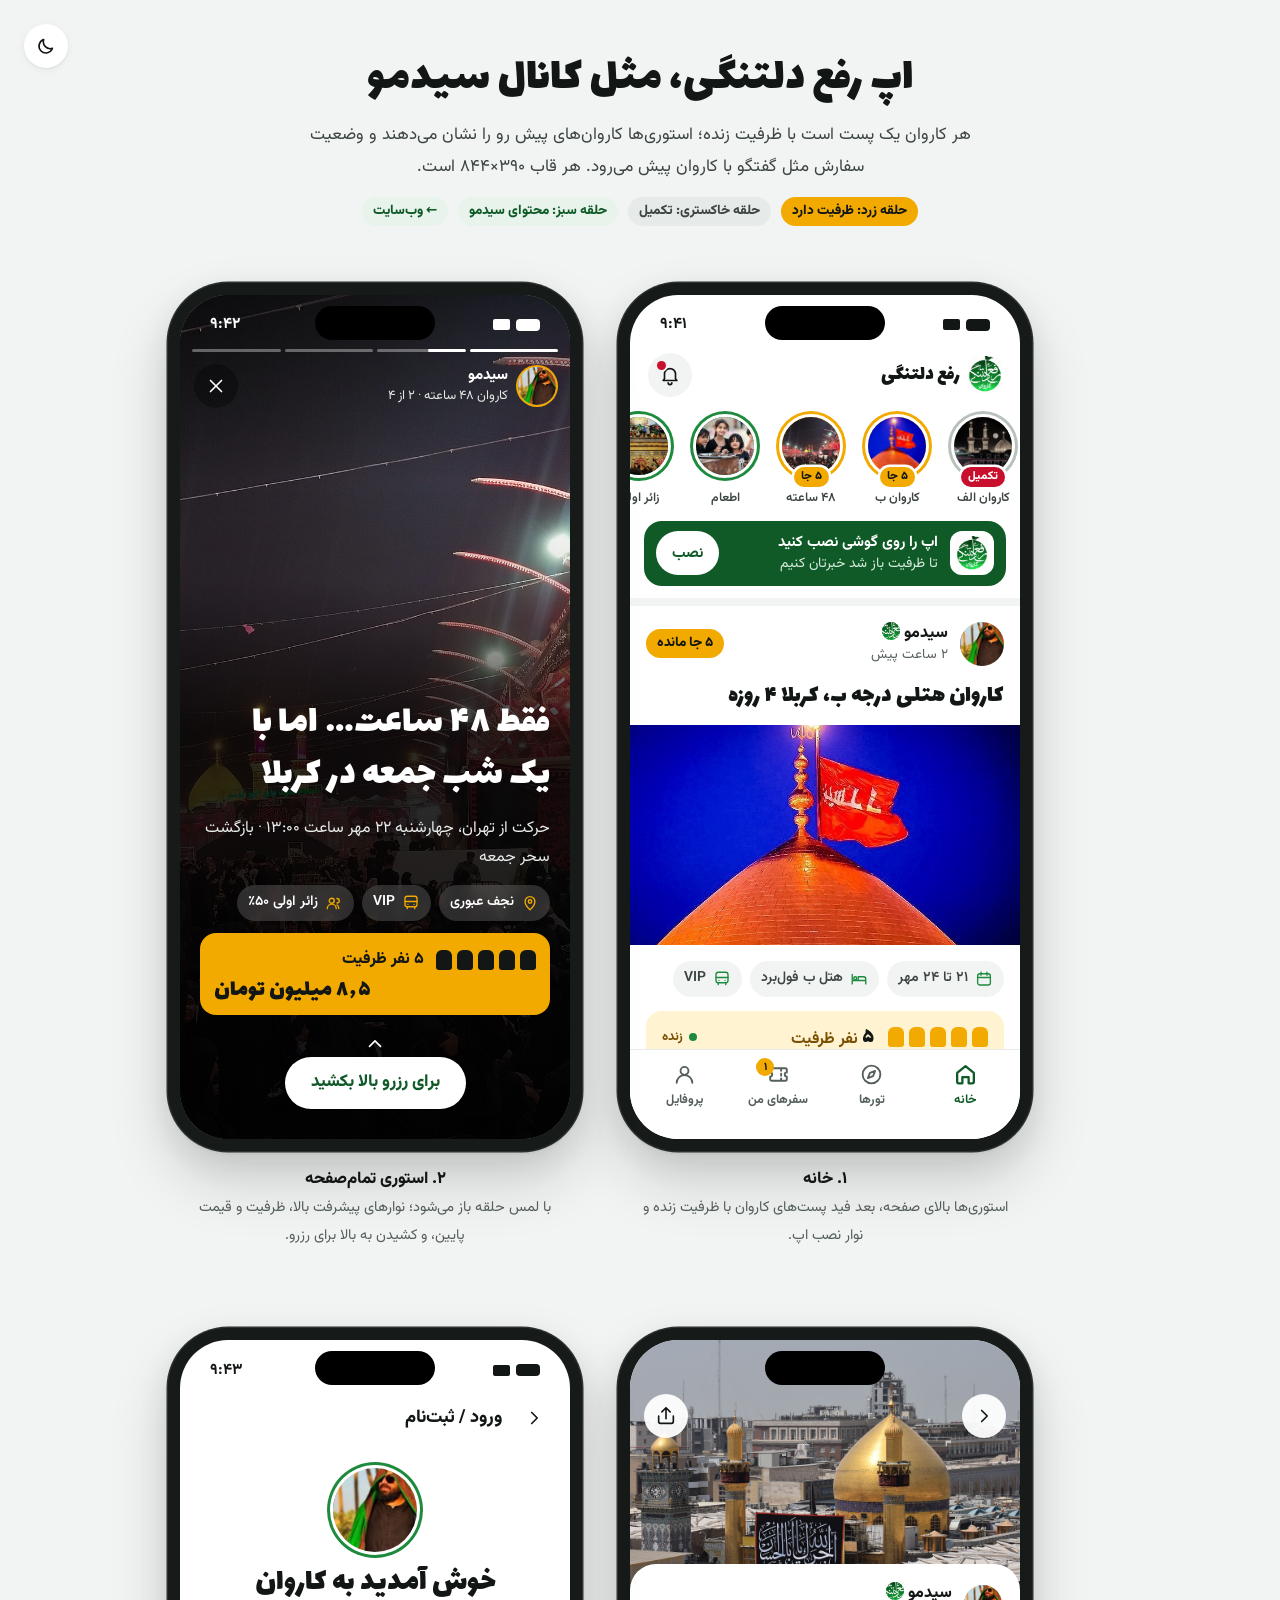
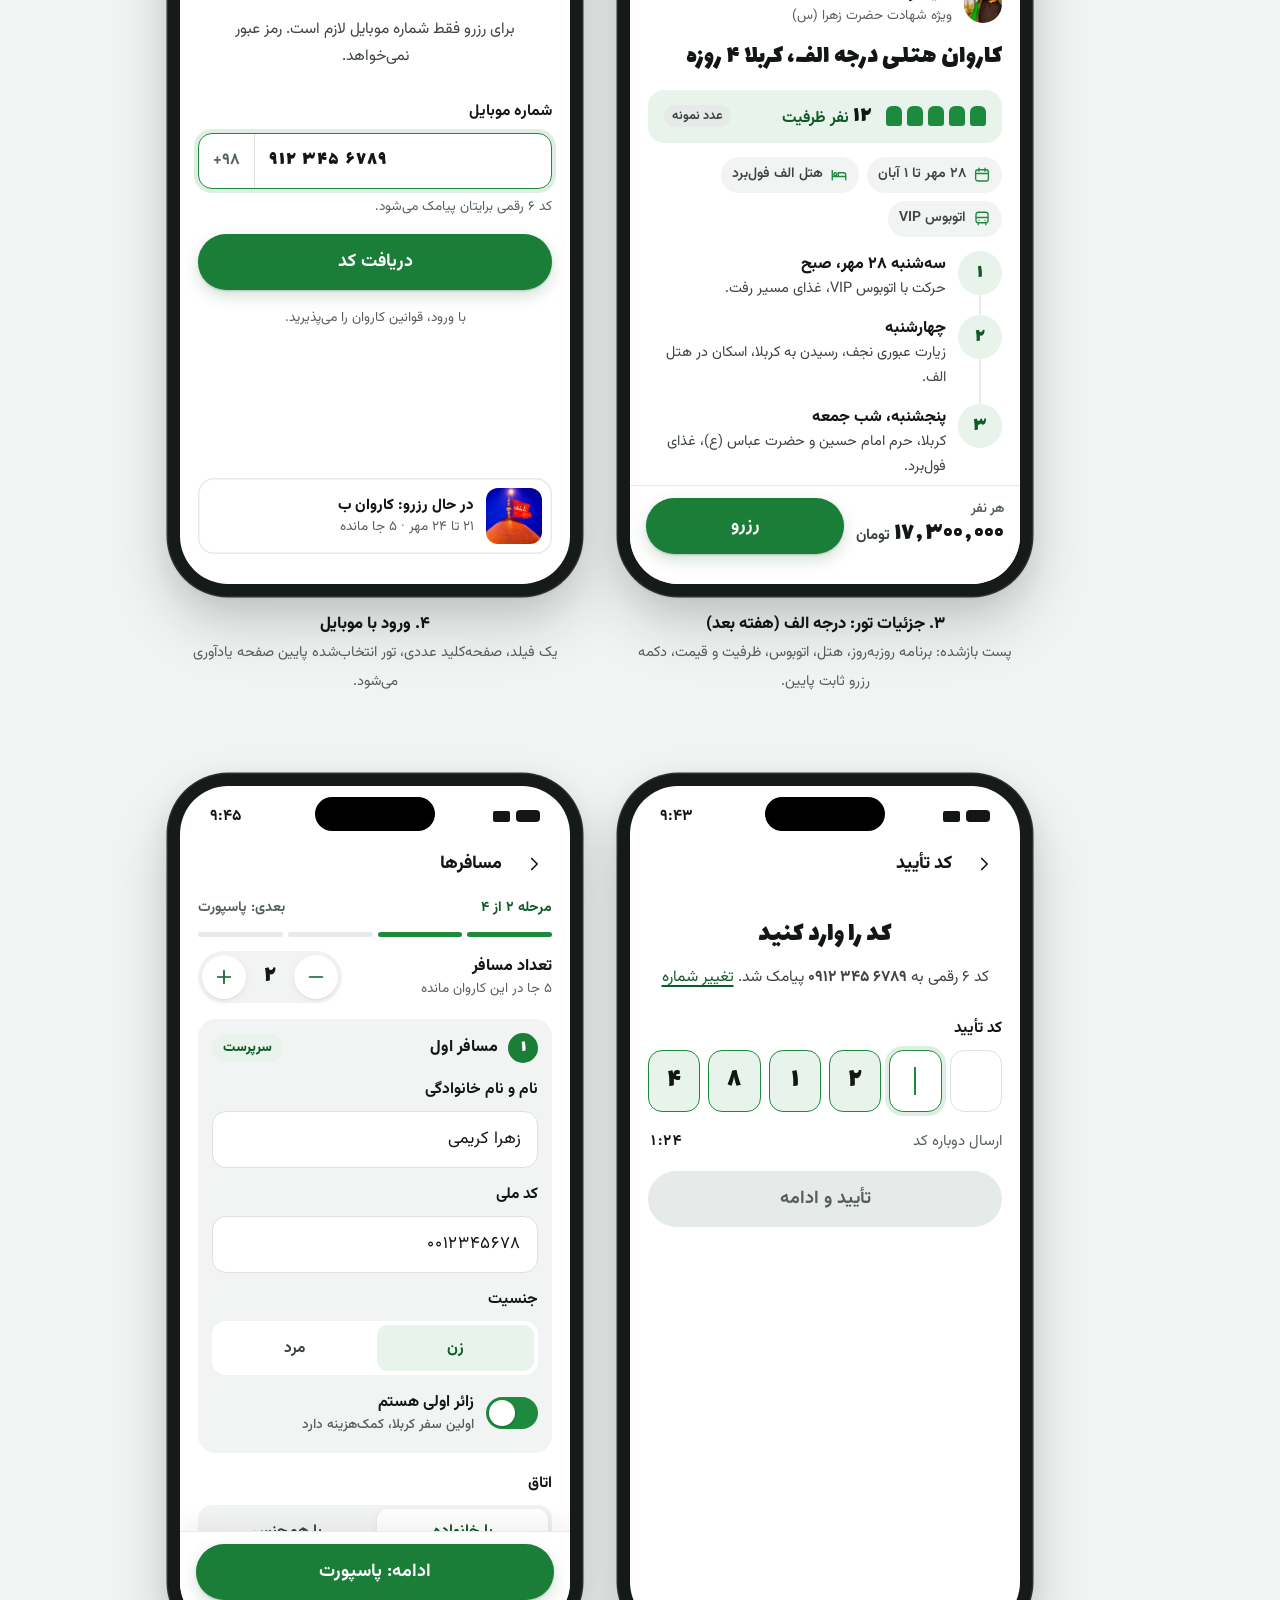
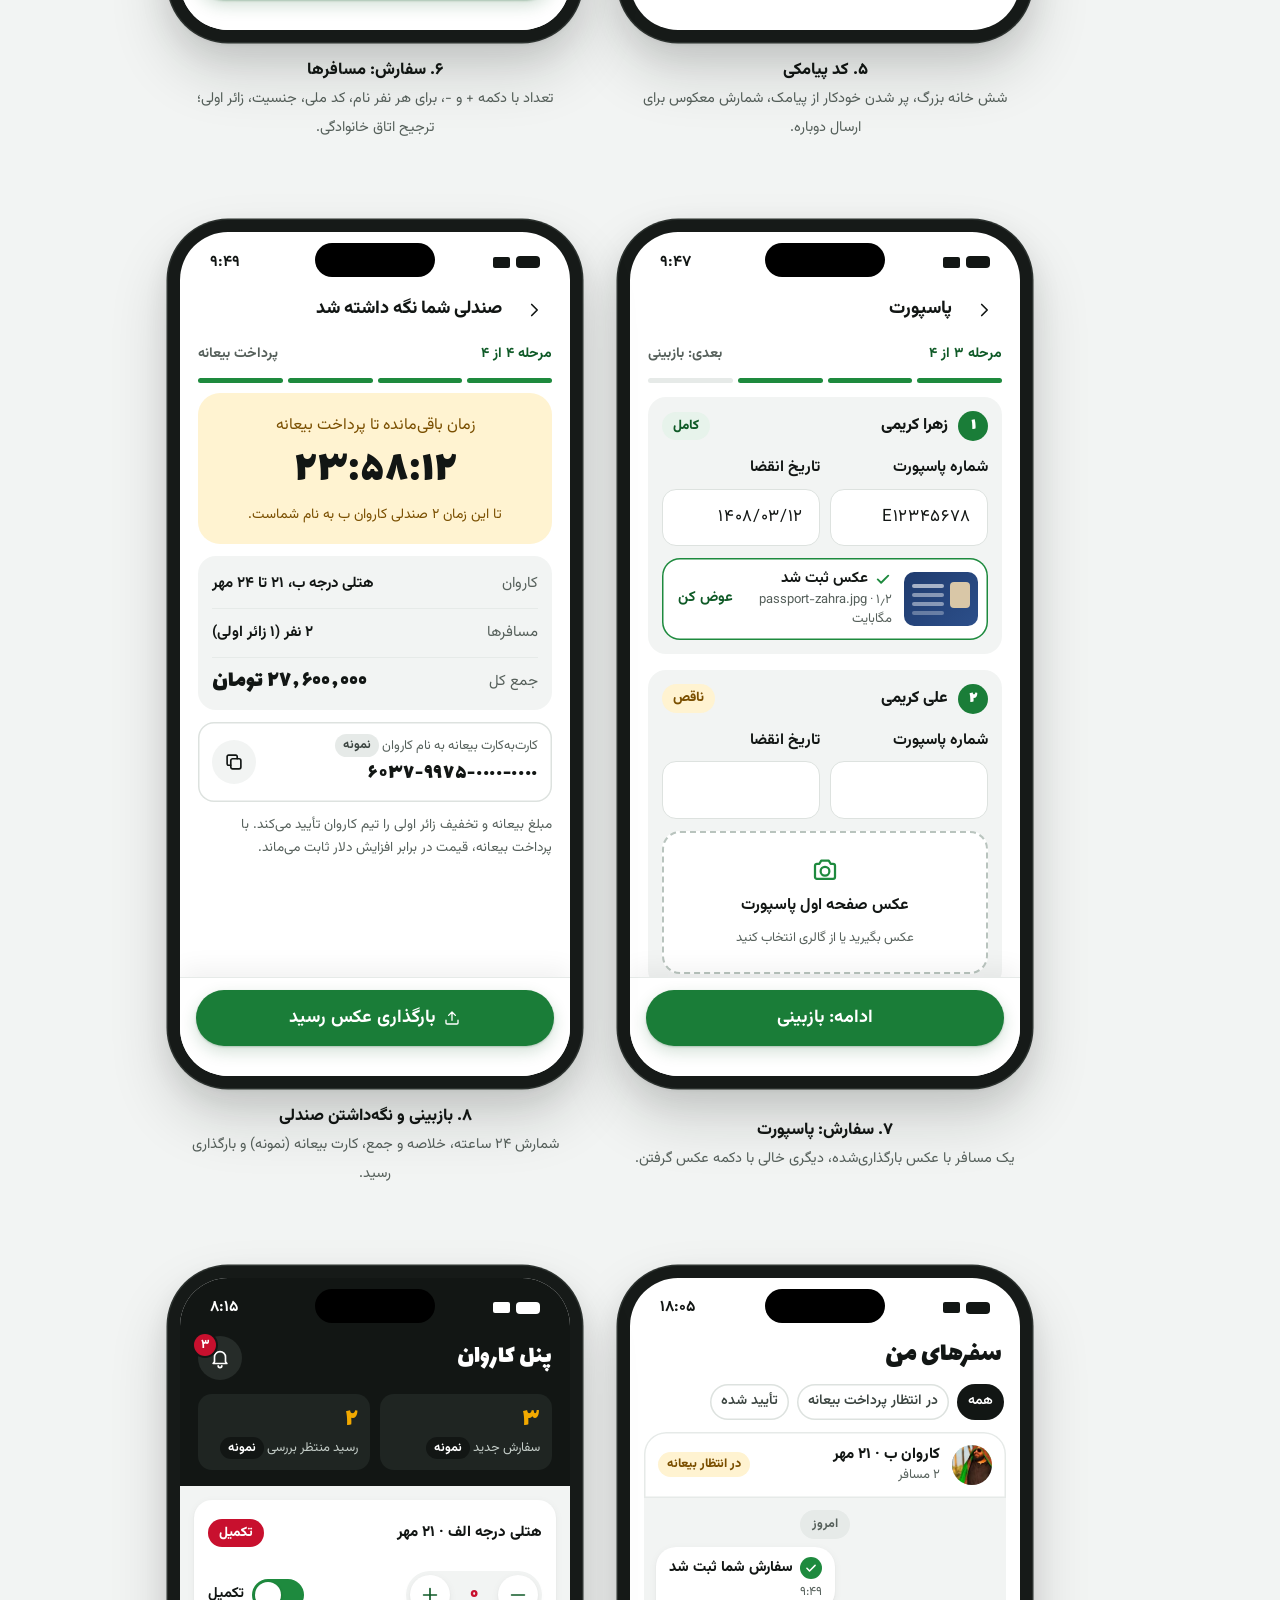
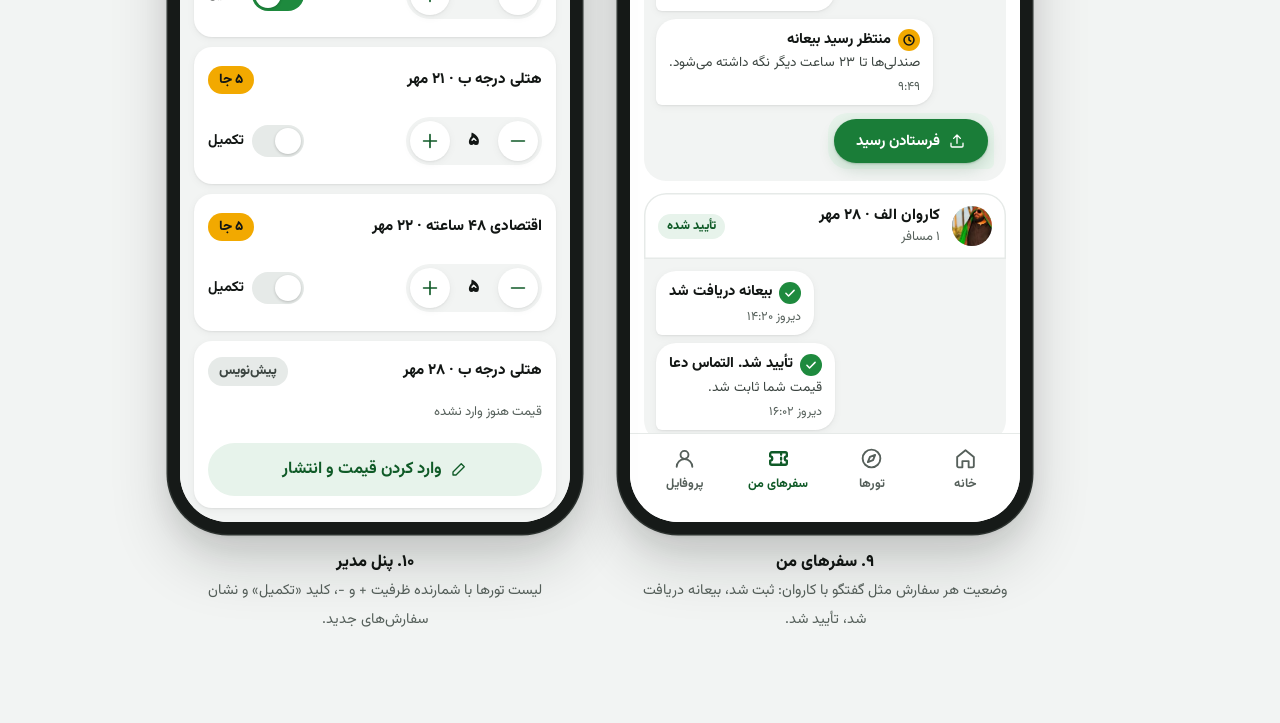
<file: mockups/c-social/app.html>
<!doctype html>
<html lang="fa" dir="rtl" data-default-theme="light">
<head>
<meta charset="utf-8">
<meta name="viewport" content="width=device-width, initial-scale=1, viewport-fit=cover">
<meta name="theme-color" content="#ffffff">
<title>اپ رفع دلتنگی — صفحه‌های PWA (طرح C: کانال سیدمو)</title>
<link rel="stylesheet" href="styles.css">
<script src="../assets/theme.js"></script>
<script>document.addEventListener("click",function(e){if(!e.target.closest("[data-theme-toggle]"))return;var r=document.documentElement;r.classList.add("theme-anim");clearTimeout(window.__ta);window.__ta=setTimeout(function(){r.classList.remove("theme-anim")},260)},true);</script>
</head>
<body>
<svg xmlns="http://www.w3.org/2000/svg" style="position:absolute;width:0;height:0;overflow:hidden" aria-hidden="true">
<defs>
<symbol id="i-bus" viewBox="0 0 24 24"><rect x="4" y="3" width="16" height="14" rx="3"/><path d="M4 10h16M8 13.8h.01M16 13.8h.01M7 17v2.5M17 17v2.5"/></symbol>
<symbol id="i-bed" viewBox="0 0 24 24"><path d="M3 18.5V6M3 14h18v4.5M21 14v-2a3 3 0 0 0-3-3h-7v5"/><circle cx="7" cy="11" r="2"/></symbol>
<symbol id="i-cal" viewBox="0 0 24 24"><rect x="3.5" y="5" width="17" height="15" rx="3"/><path d="M8 3v4M16 3v4M3.5 10h17"/></symbol>
<symbol id="i-clock" viewBox="0 0 24 24"><circle cx="12" cy="12" r="8.5"/><path d="M12 7.5V12l3 2"/></symbol>
<symbol id="i-food" viewBox="0 0 24 24"><path d="M7 3v8M5 3v5a2 2 0 0 0 4 0V3M7 11v10M17 21V3c-2 1.5-3 4-3 7v3h3"/></symbol>
<symbol id="i-pin" viewBox="0 0 24 24"><path d="M12 21s-6.5-5.6-6.5-11a6.5 6.5 0 0 1 13 0c0 5.4-6.5 11-6.5 11z"/><circle cx="12" cy="10" r="2.3"/></symbol>
<symbol id="i-moon" viewBox="0 0 24 24"><path d="M19 14.5A7.5 7.5 0 0 1 9.5 5a7.5 7.5 0 1 0 9.5 9.5z"/></symbol>
<symbol id="i-seat" viewBox="0 0 24 24"><path d="M7.5 4h6a2 2 0 0 1 2 2v7h-8z"/><path d="M5 13h14v3H5zM7 16v4M17 16v4"/></symbol>
<symbol id="i-play" viewBox="0 0 24 24"><path d="M8 5.5v13l11-6.5z" fill="currentColor"/></symbol>
<symbol id="i-mic" viewBox="0 0 24 24"><rect x="9" y="3" width="6" height="11" rx="3"/><path d="M5.5 11a6.5 6.5 0 0 0 13 0M12 17.5V21"/></symbol>
<symbol id="i-heart" viewBox="0 0 24 24"><path d="M12 20s-7.5-4.6-7.5-10.1A4.4 4.4 0 0 1 12 7a4.4 4.4 0 0 1 7.5 2.9C19.5 15.4 12 20 12 20z"/></symbol>
<symbol id="i-share" viewBox="0 0 24 24"><path d="M4 12v6a2 2 0 0 0 2 2h12a2 2 0 0 0 2-2v-6M12 3v12M7.5 7.5 12 3l4.5 4.5"/></symbol>
<symbol id="i-bookmark" viewBox="0 0 24 24"><path d="M6.5 3.5h11v17l-5.5-4-5.5 4z"/></symbol>
<symbol id="i-chat" viewBox="0 0 24 24"><path d="M20 12a8 8 0 0 1-11.6 7.1L4 20l1-4A8 8 0 1 1 20 12z"/></symbol>
<symbol id="i-home" viewBox="0 0 24 24"><path d="M4 10.5 12 4l8 6.5V19a1.5 1.5 0 0 1-1.5 1.5H15v-6H9v6H5.5A1.5 1.5 0 0 1 4 19z"/></symbol>
<symbol id="i-compass" viewBox="0 0 24 24"><circle cx="12" cy="12" r="8.5"/><path d="m15.5 8.5-2 5-5 2 2-5z"/></symbol>
<symbol id="i-ticket" viewBox="0 0 24 24"><path d="M4 7.5A1.5 1.5 0 0 1 5.5 6h13A1.5 1.5 0 0 1 20 7.5V10a2 2 0 0 0 0 4v2.5a1.5 1.5 0 0 1-1.5 1.5h-13A1.5 1.5 0 0 1 4 16.5V14a2 2 0 0 0 0-4z"/><path d="M14.5 6.5v11" stroke-dasharray="2 2.6"/></symbol>
<symbol id="i-user" viewBox="0 0 24 24"><circle cx="12" cy="8.5" r="3.8"/><path d="M4.5 20a7.5 7.5 0 0 1 15 0"/></symbol>
<symbol id="i-users" viewBox="0 0 24 24"><circle cx="9" cy="9" r="3.3"/><path d="M3 19.5a6 6 0 0 1 12 0M16 6a3 3 0 0 1 0 6M18.5 19.5a6 6 0 0 0-2.5-4.9"/></symbol>
<symbol id="i-bell" viewBox="0 0 24 24"><path d="M6 16v-5a6 6 0 0 1 12 0v5l1.5 2h-15z"/><path d="M10 20.5a2 2 0 0 0 4 0"/></symbol>
<symbol id="i-plus" viewBox="0 0 24 24"><path d="M12 5v14M5 12h14"/></symbol>
<symbol id="i-minus" viewBox="0 0 24 24"><path d="M5 12h14"/></symbol>
<symbol id="i-upload" viewBox="0 0 24 24"><path d="M12 15V4M7.5 8.5 12 4l4.5 4.5M4 15v3.5A1.5 1.5 0 0 0 5.5 20h13a1.5 1.5 0 0 0 1.5-1.5V15"/></symbol>
<symbol id="i-camera" viewBox="0 0 24 24"><path d="M4 8.5A1.5 1.5 0 0 1 5.5 7h2L9 4.5h6L16.5 7h2A1.5 1.5 0 0 1 20 8.5v9a1.5 1.5 0 0 1-1.5 1.5h-13A1.5 1.5 0 0 1 4 17.5z"/><circle cx="12" cy="13" r="3.5"/></symbol>
<symbol id="i-back" viewBox="0 0 24 24"><path d="m9.5 6 6 6-6 6"/></symbol>
<symbol id="i-fwd" viewBox="0 0 24 24"><path d="m14.5 6-6 6 6 6"/></symbol>
<symbol id="i-up" viewBox="0 0 24 24"><path d="m6 14.5 6-6 6 6"/></symbol>
<symbol id="i-down" viewBox="0 0 24 24"><path d="m6 9.5 6 6 6-6"/></symbol>
<symbol id="i-check" viewBox="0 0 24 24"><path d="m5 12.5 4.5 4.5L19 7.5"/></symbol>
<symbol id="i-phone" viewBox="0 0 24 24"><path d="M6.5 3.5h3l1.5 4-2 1.5a11 11 0 0 0 6 6l1.5-2 4 1.5v3a2 2 0 0 1-2 2A16 16 0 0 1 4.5 5.5a2 2 0 0 1 2-2z"/></symbol>
<symbol id="i-send" viewBox="0 0 24 24"><path d="M20.5 4 3.5 11l6 2.5 2.5 6.5 3-5 4.5 3.5z"/><path d="m9.5 13.5 11-9.5"/></symbol>
<symbol id="i-insta" viewBox="0 0 24 24"><rect x="4" y="4" width="16" height="16" rx="4.5"/><circle cx="12" cy="12" r="3.6"/><path d="M16.8 7.2h.01"/></symbol>
<symbol id="i-download" viewBox="0 0 24 24"><path d="M12 4v11M7.5 10.5 12 15l4.5-4.5M5 20h14"/></symbol>
<symbol id="i-shield" viewBox="0 0 24 24"><path d="M12 3.5 5 6v5.5c0 4.3 3 7.7 7 9 4-1.3 7-4.7 7-9V6z"/><path d="m9 12 2 2 4-4"/></symbol>
<symbol id="i-gift" viewBox="0 0 24 24"><rect x="4" y="9" width="16" height="11" rx="1.5"/><path d="M3.5 9h17M12 9v11M12 9S10.5 4 8 4.5 7 9 12 9zM12 9s1.5-5 4-4.5S17 9 12 9z"/></symbol>
<symbol id="i-bowl" viewBox="0 0 24 24"><path d="M3.5 11h17a8.5 8.5 0 0 1-17 0zM8 20h8M12 3.5v4M9 5v2.5M15 5v2.5"/></symbol>
<symbol id="i-lock" viewBox="0 0 24 24"><rect x="5" y="10.5" width="14" height="10" rx="2"/><path d="M8 10.5V8a4 4 0 0 1 8 0v2.5"/></symbol>
<symbol id="i-id" viewBox="0 0 24 24"><rect x="3.5" y="5.5" width="17" height="13" rx="2"/><circle cx="9" cy="11" r="2"/><path d="M6 15.5a3 3 0 0 1 6 0M14 10h4M14 13.5h3"/></symbol>
<symbol id="i-passport" viewBox="0 0 24 24"><rect x="5.5" y="3.5" width="13" height="17" rx="2"/><circle cx="12" cy="10.5" r="3"/><path d="M9 16.5h6"/></symbol>
<symbol id="i-copy" viewBox="0 0 24 24"><rect x="8.5" y="8.5" width="11" height="11" rx="2"/><path d="M15.5 8.5V6A1.5 1.5 0 0 0 14 4.5H6A1.5 1.5 0 0 0 4.5 6v8A1.5 1.5 0 0 0 6 15.5h2.5"/></symbol>
<symbol id="i-x" viewBox="0 0 24 24"><path d="M6 6l12 12M18 6 6 18"/></symbol>
<symbol id="i-edit" viewBox="0 0 24 24"><path d="M4 20h4L19 9l-4-4L4 16z"/></symbol>
<symbol id="i-menu" viewBox="0 0 24 24"><path d="M4 7h16M4 12h16M4 17h10"/></symbol>
<symbol id="i-sun" viewBox="0 0 24 24"><circle cx="12" cy="12" r="4"/><path d="M12 3v2M12 19v2M3 12h2M19 12h2M5.6 5.6 7 7M17 17l1.4 1.4M5.6 18.4 7 17M17 7l1.4-1.4"/></symbol>
</defs>
</svg>

<main class="board">
  <div class="board-tools"><button class="theme-btn" type="button" data-theme-toggle aria-label="رفتن به حالت تیره"><svg class="icon i-moon"><use href="#i-moon"/></svg><svg class="icon i-sun"><use href="#i-sun"/></svg></button></div>
  <header class="board-head">
    <h1>اپ رفع دلتنگی، مثل کانال سیدمو</h1>
    <p>هر کاروان یک پست است با ظرفیت زنده؛ استوری‌ها کاروان‌های پیش رو را نشان می‌دهند و وضعیت سفارش مثل گفتگو با کاروان پیش می‌رود. هر قاب ۳۹۰×۸۴۴ است.</p>
    <div class="legend">
      <span class="pill pill-low">حلقه زرد: ظرفیت دارد</span>
      <span class="pill pill-soon">حلقه خاکستری: تکمیل</span>
      <span class="pill pill-open">حلقه سبز: محتوای سیدمو</span>
      <a class="pill pill-open" href="index.html" style="text-decoration:none">← وب‌سایت</a>
    </div>
  </header>

  <div class="board-grid">

    <!-- 1 HOME -->
    <figure class="shot">
      <div class="phone"><div class="screen">
        <span class="island"></span>
        <div class="status"><span>۹:۴۱</span><span class="sys"><i style="width:17px;height:11px"></i><i style="width:24px;height:12px;border-radius:4px"></i></span></div>
        <div class="scr-body">
          <div class="app-top">
            <span class="brand-mini"><img src="../assets/img/logo.jpg" alt="">رفع دلتنگی</span>
            <span class="spacer"></span>
            <button class="icon-btn" aria-label="اعلان‌ها"><svg class="icon"><use href="#i-bell"/></svg><span class="dot"></span></button>
          </div>
          <div class="scroll">
            <div class="stories">
              <a class="story" href="#" style="--i:0"><span class="story-ring is-full"><img src="../assets/img/karbala2.jpg" alt=""><span class="story-badge">تکمیل</span></span><span class="story-name">کاروان الف</span></a>
              <a class="story" href="#" style="--i:1"><span class="story-ring"><img src="../assets/img/husayn-tasnim.jpg" alt=""><span class="story-badge">۵ جا</span></span><span class="story-name">کاروان ب</span></a>
              <a class="story" href="#" style="--i:2"><span class="story-ring"><img src="../assets/img/abbas-bayn-alharamayn.jpg" alt=""><span class="story-badge">۵ جا</span></span><span class="story-name">۴۸ ساعته</span></a>
              <a class="story" href="#" style="--i:3"><span class="story-ring is-brand"><img src="../assets/img/arbaeen-walk.jpg" alt=""></span><span class="story-name">اطعام</span></a>
              <a class="story" href="#" style="--i:4"><span class="story-ring is-brand"><img src="../assets/img/inside-husayn.jpg" alt=""></span><span class="story-name">زائر اولی</span></a>
            </div>
            <div class="install-strip">
              <span class="install-logo"><img src="../assets/img/logo.jpg" alt=""></span>
              <p><b>اپ را روی گوشی نصب کنید</b>تا ظرفیت باز شد خبرتان کنیم</p>
              <button class="btn">نصب</button>
            </div>
            <article class="post">
              <header class="post-head">
                <span class="avatar"><img src="../assets/img/seyyedamo-avatar.jpg" alt=""></span>
                <span class="post-who"><b>سیدمو <span class="verified"><img src="../assets/img/logo.jpg" alt=""></span></b><small>۲ ساعت پیش</small></span>
                <span class="pill pill-low">۵ جا مانده</span>
              </header>
              <div class="post-body"><h2 class="post-title">کاروان هتلی درجه ب، کربلا ۴ روزه</h2></div>
              <figure class="post-media" style="aspect-ratio:16/9"><img src="../assets/img/husayn-tasnim.jpg" alt=""></figure>
              <div class="post-facts">
                <ul class="chips">
                  <li class="chip"><svg class="icon"><use href="#i-cal"/></svg>۲۱ تا ۲۴ مهر</li>
                  <li class="chip"><svg class="icon"><use href="#i-bed"/></svg>هتل ب فول‌برد</li>
                  <li class="chip"><svg class="icon"><use href="#i-bus"/></svg>VIP</li>
                </ul>
                <div class="seats is-low">
                  <span class="seats-pips" aria-hidden="true"><i></i><i></i><i></i><i></i><i></i></span>
                  <p class="seats-label"><strong class="seats-num"><span>۵</span></strong> نفر ظرفیت</p>
                  <span class="live"><i></i>زنده</span>
                </div>
              </div>
              <div class="post-cta">
                <p class="price"><small>هر نفر</small><b class="num">۱۳٬۸۰۰٬۰۰۰<span>تومان</span></b></p>
                <a class="btn btn-primary" href="#">رزرو</a>
              </div>
            </article>
          </div>
          <nav class="tabbar">
            <a class="tab" aria-current="page" href="#"><svg class="icon"><use href="#i-home"/></svg>خانه</a>
            <a class="tab" href="#"><svg class="icon"><use href="#i-compass"/></svg>تورها</a>
            <a class="tab" href="#"><svg class="icon"><use href="#i-ticket"/></svg><span class="badge">۱</span>سفرهای من</a>
            <a class="tab" href="#"><svg class="icon"><use href="#i-user"/></svg>پروفایل</a>
          </nav>
        </div>
      </div></div>
      <figcaption><b>۱. خانه</b><span>استوری‌ها بالای صفحه، بعد فید پست‌های کاروان با ظرفیت زنده و نوار نصب اپ.</span></figcaption>
    </figure>

    <!-- 2 STORY FRAME -->
    <figure class="shot">
      <div class="phone"><div class="screen">
        <span class="island"></span>
        <div class="story-frame">
          <img src="../assets/img/abbas-bayn-alharamayn.jpg" alt="بین‌الحرمین در شب">
          <div class="status on-dark"><span>۹:۴۲</span><span class="sys"><i style="width:17px;height:11px"></i><i style="width:24px;height:12px;border-radius:4px"></i></span></div>
          <div class="segs" aria-hidden="true"><i class="done"></i><i class="now"></i><i></i><i></i></div>
          <div class="sf-head">
            <span class="avatar"><img src="../assets/img/seyyedamo-avatar.jpg" alt=""></span>
            <span class="post-who"><b>سیدمو</b><small>کاروان ۴۸ ساعته · ۲ از ۴</small></span>
            <button class="icon-btn" aria-label="بستن"><svg class="icon"><use href="#i-x"/></svg></button>
          </div>
          <div class="sf-body">
            <h2>فقط ۴۸ ساعت<span class="ell">…</span> اما با یک شب جمعه در کربلا</h2>
            <p class="sf-sub">حرکت از تهران، چهارشنبه ۲۲ مهر ساعت ۱۳:۰۰ · بازگشت سحر جمعه</p>
            <ul class="chips">
              <li class="chip"><svg class="icon"><use href="#i-pin"/></svg>نجف عبوری</li>
              <li class="chip"><svg class="icon"><use href="#i-bus"/></svg>VIP</li>
              <li class="chip"><svg class="icon"><use href="#i-users"/></svg>زائر اولی ۵۰٪</li>
            </ul>
            <div class="sf-seats">
              <span class="seats-pips" aria-hidden="true"><i></i><i></i><i></i><i></i><i></i></span>
              <span>۵ نفر ظرفیت</span>
              <span class="sf-price num">۸٫۵ میلیون تومان</span>
            </div>
          </div>
          <div class="swipe-up">
            <svg class="icon"><use href="#i-up"/></svg>
            <span class="pullbar">برای رزرو بالا بکشید</span>
          </div>
        </div>
      </div></div>
      <figcaption><b>۲. استوری تمام‌صفحه</b><span>با لمس حلقه باز می‌شود؛ نوارهای پیشرفت بالا، ظرفیت و قیمت پایین، و کشیدن به بالا برای رزرو.</span></figcaption>
    </figure>

    <!-- 3 TOUR DETAIL -->
    <figure class="shot">
      <div class="phone"><div class="screen">
        <span class="island"></span>
        <div class="scr-body">
          <div class="scroll" style="position:relative">
            <div class="hero-img">
              <img src="../assets/img/najaf-2023.jpg" alt="حرم امام علی (ع) در نجف">
              <div class="float" style="top:54px">
                <button class="icon-btn" aria-label="بازگشت"><svg class="icon"><use href="#i-back"/></svg></button>
                <button class="icon-btn" aria-label="اشتراک‌گذاری"><svg class="icon"><use href="#i-share"/></svg></button>
              </div>
            </div>
            <div class="sheet-up">
              <div class="post-head" style="padding:0">
                <span class="avatar" style="width:38px;height:38px"><img src="../assets/img/seyyedamo-avatar.jpg" alt=""></span>
                <span class="post-who"><b>سیدمو <span class="verified"><img src="../assets/img/logo.jpg" alt=""></span></b><small>ویژه شهادت حضرت زهرا (س)</small></span>
              </div>
              <h2 class="post-title" style="font-size:27px">کاروان هتلی درجه الف، کربلا ۴ روزه</h2>
              <div class="seats is-open">
                <span class="seats-pips" aria-hidden="true"><i></i><i></i><i></i><i></i><i></i></span>
                <p class="seats-label"><strong class="seats-num"><span>۱۲</span></strong> نفر ظرفیت</p>
                <span class="sample on-light" style="margin-inline-start:auto">عدد نمونه</span>
              </div>
              <ul class="chips">
                <li class="chip"><svg class="icon"><use href="#i-cal"/></svg>۲۸ مهر تا ۱ آبان</li>
                <li class="chip"><svg class="icon"><use href="#i-bed"/></svg>هتل الف فول‌برد</li>
                <li class="chip"><svg class="icon"><use href="#i-bus"/></svg>اتوبوس VIP</li>
              </ul>
              <div class="days">
                <div class="day"><span class="dnum">۱</span><div><b>سه‌شنبه ۲۸ مهر، صبح</b><p>حرکت با اتوبوس VIP، غذای مسیر رفت.</p></div></div>
                <div class="day"><span class="dnum">۲</span><div><b>چهارشنبه</b><p>زیارت عبوری نجف، رسیدن به کربلا، اسکان در هتل الف.</p></div></div>
                <div class="day"><span class="dnum">۳</span><div><b>پنجشنبه، شب جمعه</b><p>کربلا، حرم امام حسین و حضرت عباس (ع)، غذای فول‌برد.</p></div></div>
              </div>
            </div>
          </div>
          <div class="sticky-cta">
            <p class="price"><small>هر نفر</small><b class="num">۱۷٬۳۰۰٬۰۰۰<span>تومان</span></b></p>
            <a class="btn btn-primary btn-lg" href="#">رزرو</a>
          </div>
        </div>
      </div></div>
      <figcaption><b>۳. جزئیات تور: درجه الف (هفته بعد)</b><span>پست بازشده: برنامه روزبه‌روز، هتل، اتوبوس، ظرفیت و قیمت، دکمه رزرو ثابت پایین.</span></figcaption>
    </figure>

    <!-- 4 LOGIN PHONE -->
    <figure class="shot">
      <div class="phone"><div class="screen">
        <span class="island"></span>
        <div class="status"><span>۹:۴۳</span><span class="sys"><i style="width:17px;height:11px"></i><i style="width:24px;height:12px;border-radius:4px"></i></span></div>
        <div class="scr-body">
          <div class="title-bar"><button class="icon-btn" aria-label="بازگشت"><svg class="icon"><use href="#i-back"/></svg></button><h2>ورود / ثبت‌نام</h2></div>
          <div class="login-hero">
            <span class="avatar"><img src="../assets/img/seyyedamo-avatar.jpg" alt=""></span>
            <h2>خوش آمدید به کاروان</h2>
            <p>برای رزرو فقط شماره موبایل لازم است. رمز عبور نمی‌خواهد.</p>
          </div>
          <div class="form-pad">
            <div class="field">
              <label for="ph">شماره موبایل</label>
              <div class="prefix-input"><span>+۹۸</span><input id="ph" type="tel" inputmode="numeric" autocomplete="tel" value="۹۱۲ ۳۴۵ ۶۷۸۹"></div>
              <span class="hint">کد ۶ رقمی برایتان پیامک می‌شود.</span>
            </div>
            <button class="btn btn-primary btn-lg btn-block">دریافت کد</button>
            <p class="hint" style="text-align:center;font-size:13.5px;color:var(--muted)">با ورود، قوانین کاروان را می‌پذیرید.</p>
          </div>
          <div style="margin-top:auto;padding:0 18px 30px">
            <a class="mini-tour" href="#" style="text-decoration:none;color:inherit">
              <img src="../assets/img/husayn-tasnim.jpg" alt="">
              <div><b>در حال رزرو: کاروان ب</b><small>۲۱ تا ۲۴ مهر · ۵ جا مانده</small></div>
            </a>
          </div>
        </div>
      </div></div>
      <figcaption><b>۴. ورود با موبایل</b><span>یک فیلد، صفحه‌کلید عددی، تور انتخاب‌شده پایین صفحه یادآوری می‌شود.</span></figcaption>
    </figure>

    <!-- 5 OTP -->
    <figure class="shot">
      <div class="phone"><div class="screen">
        <span class="island"></span>
        <div class="status"><span>۹:۴۳</span><span class="sys"><i style="width:17px;height:11px"></i><i style="width:24px;height:12px;border-radius:4px"></i></span></div>
        <div class="scr-body">
          <div class="title-bar"><button class="icon-btn" aria-label="بازگشت"><svg class="icon"><use href="#i-back"/></svg></button><h2>کد تأیید</h2></div>
          <div class="form-pad" style="padding-top:20px">
            <div class="login-hero" style="padding:0 0 6px">
              <h2 style="font-size:28px">کد را وارد کنید</h2>
              <p>کد ۶ رقمی به <b style="direction:ltr;display:inline-block">۰۹۱۲ ۳۴۵ ۶۷۸۹</b> پیامک شد. <a href="#">تغییر شماره</a></p>
            </div>
            <div class="field">
              <label for="otp1">کد تأیید</label>
              <div class="otp" id="otp1" role="group" aria-label="کد ۶ رقمی"><span class="filled">۴</span><span class="filled">۸</span><span class="filled">۱</span><span class="filled">۲</span><span class="cur"></span><span></span></div>
              <input class="sr-only" inputmode="numeric" autocomplete="one-time-code" aria-label="کد تأیید">
            </div>
            <p class="row-between" style="font-size:15px;color:var(--muted)"><span>ارسال دوباره کد</span><b class="num" style="color:var(--ink);direction:ltr">۱:۲۴</b></p>
            <button class="btn btn-lg btn-block is-disabled" disabled>تأیید و ادامه</button>
          </div>
        </div>
      </div></div>
      <figcaption><b>۵. کد پیامکی</b><span>شش خانه بزرگ، پر شدن خودکار از پیامک، شمارش معکوس برای ارسال دوباره.</span></figcaption>
    </figure>

    <!-- 6 TRAVELERS -->
    <figure class="shot">
      <div class="phone"><div class="screen">
        <span class="island"></span>
        <div class="status"><span>۹:۴۵</span><span class="sys"><i style="width:17px;height:11px"></i><i style="width:24px;height:12px;border-radius:4px"></i></span></div>
        <div class="scr-body">
          <div class="title-bar"><button class="icon-btn" aria-label="بازگشت"><svg class="icon"><use href="#i-back"/></svg></button><h2>مسافرها</h2></div>
          <div class="step-head">
            <div class="step-label"><b>مرحله ۲ از ۴</b><span>بعدی: پاسپورت</span></div>
            <div class="step-bar"><i class="done"></i><i class="done"></i><i></i><i></i></div>
          </div>
          <div class="scroll"><div class="form-pad" style="padding-top:2px">
            <div class="row-between">
              <span class="t-text" style="display:grid;line-height:1.5"><b style="font-weight:800">تعداد مسافر</b><small style="color:var(--muted);font-size:13.5px">۵ جا در این کاروان مانده</small></span>
              <div class="stepper"><button aria-label="کم کردن"><svg class="icon"><use href="#i-minus"/></svg></button><output class="num">۲</output><button aria-label="اضافه کردن"><svg class="icon"><use href="#i-plus"/></svg></button></div>
            </div>
            <div class="trav">
              <div class="trav-head"><span class="n">۱</span>مسافر اول<span class="pill pill-open">سرپرست</span></div>
              <div class="field"><label for="n1">نام و نام خانوادگی</label><input id="n1" class="input" value="زهرا کریمی"></div>
              <div class="field"><label for="c1">کد ملی</label><input id="c1" class="input ltr" inputmode="numeric" value="۰۰۱۲۳۴۵۶۷۸"></div>
              <div class="field"><span class="label">جنسیت</span><div class="seg"><button aria-pressed="true">زن</button><button aria-pressed="false">مرد</button></div></div>
              <label class="toggle"><input type="checkbox" checked><span class="track"></span><span class="t-text">زائر اولی هستم<small>اولین سفر کربلا، کمک‌هزینه دارد</small></span></label>
            </div>
            <div class="field">
              <span class="label">اتاق</span>
              <div class="seg"><button aria-pressed="true">با خانواده</button><button aria-pressed="false">با هم‌جنس</button></div>
              <span class="hint">مسافرهای این سفارش در یک اتاق قرار می‌گیرند.</span>
            </div>
          </div></div>
          <div class="sticky-cta"><button class="btn btn-primary btn-lg">ادامه: پاسپورت</button></div>
        </div>
      </div></div>
      <figcaption><b>۶. سفارش: مسافرها</b><span>تعداد با دکمه + و −، برای هر نفر نام، کد ملی، جنسیت، زائر اولی؛ ترجیح اتاق خانوادگی.</span></figcaption>
    </figure>

    <!-- 7 PASSPORT -->
    <figure class="shot">
      <div class="phone"><div class="screen">
        <span class="island"></span>
        <div class="status"><span>۹:۴۷</span><span class="sys"><i style="width:17px;height:11px"></i><i style="width:24px;height:12px;border-radius:4px"></i></span></div>
        <div class="scr-body">
          <div class="title-bar"><button class="icon-btn" aria-label="بازگشت"><svg class="icon"><use href="#i-back"/></svg></button><h2>پاسپورت</h2></div>
          <div class="step-head">
            <div class="step-label"><b>مرحله ۳ از ۴</b><span>بعدی: بازبینی</span></div>
            <div class="step-bar"><i class="done"></i><i class="done"></i><i class="done"></i><i></i></div>
          </div>
          <div class="scroll"><div class="form-pad" style="padding-top:2px">
            <div class="trav">
              <div class="trav-head"><span class="n">۱</span>زهرا کریمی<span class="pill pill-open">کامل</span></div>
              <div class="two">
                <div class="field"><label for="pp1">شماره پاسپورت</label><input id="pp1" class="input ltr" value="E12345678"></div>
                <div class="field"><label for="ex1">تاریخ انقضا</label><input id="ex1" class="input ltr" inputmode="numeric" value="۱۴۰۸/۰۳/۱۲"></div>
              </div>
              <div class="uploaded">
                <span class="pp-thumb" aria-hidden="true"></span>
                <div><b><svg class="icon"><use href="#i-check"/></svg>عکس ثبت شد</b><small>passport-zahra.jpg · ۱٫۲ مگابایت</small></div>
                <button class="link-btn">عوض کن</button>
              </div>
            </div>
            <div class="trav">
              <div class="trav-head"><span class="n">۲</span>علی کریمی<span class="pill pill-wait">ناقص</span></div>
              <div class="two">
                <div class="field"><label for="pp2">شماره پاسپورت</label><input id="pp2" class="input ltr"></div>
                <div class="field"><label for="ex2">تاریخ انقضا</label><input id="ex2" class="input ltr" inputmode="numeric"></div>
              </div>
              <div class="upload">
                <svg class="icon"><use href="#i-camera"/></svg>
                <b>عکس صفحه اول پاسپورت</b>
                <small>عکس بگیرید یا از گالری انتخاب کنید</small>
              </div>
            </div>
            <p class="hint" style="display:flex;gap:8px;font-size:13.5px;color:var(--muted);line-height:1.7"><svg class="icon s" style="color:var(--green)"><use href="#i-lock"/></svg>عکس‌ها فقط برای کارهای ویزا و فقط در دسترس تیم کاروان است.</p>
          </div></div>
          <div class="sticky-cta"><button class="btn btn-primary btn-lg">ادامه: بازبینی</button></div>
        </div>
      </div></div>
      <figcaption><b>۷. سفارش: پاسپورت</b><span>یک مسافر با عکس بارگذاری‌شده، دیگری خالی با دکمه عکس گرفتن.</span></figcaption>
    </figure>

    <!-- 8 REVIEW + HOLD -->
    <figure class="shot">
      <div class="phone"><div class="screen">
        <span class="island"></span>
        <div class="status"><span>۹:۴۹</span><span class="sys"><i style="width:17px;height:11px"></i><i style="width:24px;height:12px;border-radius:4px"></i></span></div>
        <div class="scr-body">
          <div class="title-bar"><button class="icon-btn" aria-label="بازگشت"><svg class="icon"><use href="#i-back"/></svg></button><h2>صندلی شما نگه داشته شد</h2></div>
          <div class="step-head" style="padding-bottom:8px">
            <div class="step-label"><b>مرحله ۴ از ۴</b><span>پرداخت بیعانه</span></div>
            <div class="step-bar"><i class="done"></i><i class="done"></i><i class="done"></i><i class="done"></i></div>
          </div>
          <div class="scroll"><div class="form-pad" style="padding-top:2px;gap:12px">
            <div class="hold">
              <span>زمان باقی‌مانده تا پرداخت بیعانه</span>
              <span class="clock num">۲۳:۵۸:۱۲</span>
              <p>تا این زمان ۲ صندلی کاروان ب به نام شماست.</p>
            </div>
            <div class="summary">
              <div><span>کاروان</span><b>هتلی درجه ب، ۲۱ تا ۲۴ مهر</b></div>
              <div><span>مسافرها</span><b>۲ نفر (۱ زائر اولی)</b></div>
              <div class="total"><span>جمع کل</span><b class="num">۲۷٬۶۰۰٬۰۰۰ تومان</b></div>
            </div>
            <div class="card-no">
              <div><small>کارت‌به‌کارت بیعانه به نام کاروان <span class="sample on-light">نمونه</span></small><span class="ltr">۶۰۳۷-۹۹۷۵-····-····</span></div>
              <button class="icon-btn" aria-label="کپی شماره کارت"><svg class="icon"><use href="#i-copy"/></svg></button>
            </div>
            <p class="hint" style="font-size:13.5px;color:var(--muted);line-height:1.7">مبلغ بیعانه و تخفیف زائر اولی را تیم کاروان تأیید می‌کند. با پرداخت بیعانه، قیمت در برابر افزایش دلار ثابت می‌ماند.</p>
          </div></div>
          <div class="sticky-cta"><button class="btn btn-primary btn-lg"><svg class="icon s"><use href="#i-upload"/></svg>بارگذاری عکس رسید</button></div>
        </div>
      </div></div>
      <figcaption><b>۸. بازبینی و نگه‌داشتن صندلی</b><span>شمارش ۲۴ ساعته، خلاصه و جمع، کارت بیعانه (نمونه) و بارگذاری رسید.</span></figcaption>
    </figure>

    <!-- 9 MY TRIPS -->
    <figure class="shot">
      <div class="phone"><div class="screen">
        <span class="island"></span>
        <div class="status"><span>۱۸:۰۵</span><span class="sys"><i style="width:17px;height:11px"></i><i style="width:24px;height:12px;border-radius:4px"></i></span></div>
        <div class="scr-body">
          <div class="app-top"><h2 class="display" style="font-size:28px;flex:1">سفرهای من</h2></div>
          <div class="filters"><span class="chip on">همه</span><span class="chip">در انتظار پرداخت بیعانه</span><span class="chip">تأیید شده</span></div>
          <div class="scroll">
            <div class="trip-card">
              <div class="trip-top">
                <span class="avatar"><img src="../assets/img/seyyedamo-avatar.jpg" alt=""></span>
                <div><b>کاروان ب · ۲۱ مهر</b><small>۲ مسافر</small></div>
                <span class="pill pill-wait">در انتظار بیعانه</span>
              </div>
              <div class="thread">
                <span class="day-sep">امروز</span>
                <div class="bubble"><b><span class="tick"><svg class="icon"><use href="#i-check"/></svg></span>سفارش شما ثبت شد</b><time>۹:۴۹</time></div>
                <div class="bubble is-wait"><b><span class="tick"><svg class="icon"><use href="#i-clock"/></svg></span>منتظر رسید بیعانه</b><p>صندلی‌ها تا ۲۳ ساعت دیگر نگه داشته می‌شود.</p><time>۹:۴۹</time></div>
                <div class="bubble is-me" style="padding:6px"><button class="btn btn-primary" style="min-height:44px;font-size:15px"><svg class="icon s"><use href="#i-upload"/></svg>فرستادن رسید</button></div>
              </div>
            </div>
            <div class="trip-card">
              <div class="trip-top">
                <span class="avatar"><img src="../assets/img/seyyedamo-avatar.jpg" alt=""></span>
                <div><b>کاروان الف · ۲۸ مهر</b><small>۱ مسافر</small></div>
                <span class="pill pill-open">تأیید شده</span>
              </div>
              <div class="thread">
                <div class="bubble"><b><span class="tick"><svg class="icon"><use href="#i-check"/></svg></span>بیعانه دریافت شد</b><time>دیروز ۱۴:۲۰</time></div>
                <div class="bubble"><b><span class="tick"><svg class="icon"><use href="#i-check"/></svg></span>تأیید شد. التماس دعا</b><p>قیمت شما ثابت شد.</p><time>دیروز ۱۶:۰۲</time></div>
              </div>
            </div>
            <div class="trip-card is-compact">
              <div class="trip-top">
                <span class="avatar"><img src="../assets/img/seyyedamo-avatar.jpg" alt=""></span>
                <div><b>کاروان اربعین <span class="sample on-light">نمونه</span></b><small>سفر قبلی</small></div>
                <span class="pill pill-soon">تکمیل‌شده</span>
              </div>
            </div>
          </div>
          <nav class="tabbar">
            <a class="tab" href="#"><svg class="icon"><use href="#i-home"/></svg>خانه</a>
            <a class="tab" href="#"><svg class="icon"><use href="#i-compass"/></svg>تورها</a>
            <a class="tab" aria-current="page" href="#"><svg class="icon"><use href="#i-ticket"/></svg>سفرهای من</a>
            <a class="tab" href="#"><svg class="icon"><use href="#i-user"/></svg>پروفایل</a>
          </nav>
        </div>
      </div></div>
      <figcaption><b>۹. سفرهای من</b><span>وضعیت هر سفارش مثل گفتگو با کاروان: ثبت شد، بیعانه دریافت شد، تأیید شد.</span></figcaption>
    </figure>

    <!-- 10 ADMIN -->
    <figure class="shot">
      <div class="phone"><div class="screen">
        <span class="island"></span>
        <div class="scr-body">
          <div class="admin-top">
            <div class="status"><span>۸:۱۵</span><span class="sys"><i style="width:17px;height:11px"></i><i style="width:24px;height:12px;border-radius:4px"></i></span></div>
            <div class="admin-head">
              <h2>پنل کاروان</h2>
              <button class="icon-btn" aria-label="سفارش‌های جدید"><svg class="icon"><use href="#i-bell"/></svg><span class="count">۳</span></button>
            </div>
            <div class="admin-kpis">
              <div><b>۳</b><small>سفارش جدید <span class="sample">نمونه</span></small></div>
              <div><b>۲</b><small>رسید منتظر بررسی <span class="sample">نمونه</span></small></div>
            </div>
          </div>
          <div class="admin-list">
            <div class="a-tour is-full">
              <div class="row-between"><b>هتلی درجه الف · ۲۱ مهر</b><span class="pill pill-full">تکمیل</span></div>
              <div class="controls">
                <div class="stepper"><button aria-label="کم"><svg class="icon"><use href="#i-minus"/></svg></button><output class="num">۰</output><button aria-label="زیاد"><svg class="icon"><use href="#i-plus"/></svg></button></div>
                <label class="toggle"><input type="checkbox" checked><span class="track"></span>تکمیل</label>
              </div>
            </div>
            <div class="a-tour">
              <div class="row-between"><b>هتلی درجه ب · ۲۱ مهر</b><span class="pill pill-low">۵ جا</span></div>
              <div class="controls">
                <div class="stepper"><button aria-label="کم"><svg class="icon"><use href="#i-minus"/></svg></button><output class="num">۵</output><button aria-label="زیاد"><svg class="icon"><use href="#i-plus"/></svg></button></div>
                <label class="toggle"><input type="checkbox"><span class="track"></span>تکمیل</label>
              </div>
            </div>
            <div class="a-tour">
              <div class="row-between"><b>اقتصادی ۴۸ ساعته · ۲۲ مهر</b><span class="pill pill-low">۵ جا</span></div>
              <div class="controls">
                <div class="stepper"><button aria-label="کم"><svg class="icon"><use href="#i-minus"/></svg></button><output class="num">۵</output><button aria-label="زیاد"><svg class="icon"><use href="#i-plus"/></svg></button></div>
                <label class="toggle"><input type="checkbox"><span class="track"></span>تکمیل</label>
              </div>
            </div>
            <div class="a-tour">
              <div class="row-between"><b>هتلی درجه ب · ۲۸ مهر</b><span class="pill pill-soon">پیش‌نویس</span></div>
              <small>قیمت هنوز وارد نشده</small>
              <button class="btn btn-soft btn-block" style="min-height:44px"><svg class="icon s"><use href="#i-edit"/></svg>وارد کردن قیمت و انتشار</button>
            </div>
          </div>
        </div>
      </div></div>
      <figcaption><b>۱۰. پنل مدیر</b><span>لیست تورها با شمارنده ظرفیت + و −، کلید «تکمیل» و نشان سفارش‌های جدید.</span></figcaption>
    </figure>

  </div>
</main>
<script src="../assets/fit-phones.js"></script>
</body>
</html>
</file>
<file: mockups/a-sacred/styles.css>
/* ==========================================================================
   Variant A — «شبِ حرم» · Night at the shrine
   One design system for website (index.html) and PWA board (app.html)
   ========================================================================== */

/* ---------- Fonts (self-hosted, no CDN) ---------- */
@font-face { font-family: "Vazirmatn"; src: url("../assets/fonts/Vazirmatn.ttf") format("truetype"); font-weight: 100 900; font-display: swap; }
@font-face { font-family: "Aref Ruqaa"; src: url("../assets/fonts/ArefRuqaa-Bold.ttf") format("truetype"); font-weight: 700; font-display: swap; }
@font-face { font-family: "Aref Ruqaa"; src: url("../assets/fonts/ArefRuqaa-Regular.ttf") format("truetype"); font-weight: 400; font-display: swap; }
@font-face { font-family: "Lalezar"; src: url("../assets/fonts/Lalezar-Regular.ttf") format("truetype"); font-weight: 400; font-display: swap; }
@font-face { font-family: "Amiri"; src: url("../assets/fonts/Amiri-Regular.ttf") format("truetype"); font-weight: 400; font-display: swap; }

/* ---------- Tokens ---------- */
:root {
  /* ground */
  --night: #0B1F17;
  --night-2: #10291F;
  --panel: #143A2B;
  --panel-2: #1A4634;
  /* gold leaf */
  --gold: #C9A24A;
  --gold-light: #E8CF8A;
  --gold-deep: #8A6A22;
  --gold-line: rgba(201, 162, 74, .38);
  --gold-hair: rgba(201, 162, 74, .22);
  /* crimson */
  --crimson: #8E1B22;
  --crimson-2: #A3242C;
  /* text */
  --ivory: #F3EAD3;
  --ivory-2: #CFC6AC;   /* secondary on dark — tinted from ivory, 9:1 on night */
  --ivory-3: #A9A68E;   /* tertiary on dark — 6:1 on night */
  /* ivory sheet (forms) */
  --sheet: #F3EAD3;
  --sheet-2: #EADFC2;
  --field: #FFFCF3;
  --ink: #15261D;
  --ink-2: #3E4B40;     /* 8.5:1 on sheet */
  --field-line: #8F7C4C;/* 3.6:1 on field — input boundary */
  --sheet-line: #D8CAA2;
  /* role tokens */
  --on-gold: #0B1F17;    /* text on gold fills — constant */
  --on-accent: #F3EAD3;  /* text on crimson fills — constant */
  --gold-on-ink: #E8CF8A;
  --gold-hover: #E8CF8A;
  --board: #08170F;
  --switch-off: #3B5548;
  --girih-op: .45;
  --lamp-lit-fill: #E8CF8A; --lamp-lit-stroke: #C9A24A;
  --lamp-dim-fill: rgba(201,162,74,.07); --lamp-dim-stroke: rgba(201,162,74,.5);

  --ff-display: "Vazirmatn", system-ui, sans-serif;
  --ff-num: "Lalezar", "Vazirmatn", sans-serif;
  --ff-ui: "Vazirmatn", system-ui, sans-serif;
  --ff-quote: "Amiri", serif;

  --ease-out: cubic-bezier(0.23, 1, 0.32, 1);
  --ease-in-out: cubic-bezier(0.77, 0, 0.175, 1);

  --r-s: 3px;
  --r-m: 6px;
  --shadow-1: 0 2px 4px rgba(0,0,0,.25), 0 10px 28px rgba(0,0,0,.28);

  /* ornament tiles (authored SVG, gold line-work) */
  --girih: url("data:image/svg+xml,%3Csvg xmlns='http://www.w3.org/2000/svg' width='40' height='40' viewBox='0 0 40 40'%3E%3Cg fill='none' stroke='%23C9A24A' stroke-width='.8'%3E%3Cpath d='M20 6 34 20 20 34 6 20Z'/%3E%3Cpath d='M10 10h20v20H10Z'/%3E%3Cpath d='M20 0v6M20 34v6M0 20h6M34 20h6M0 0l10 10M40 0 30 10M0 40l10-10M40 40 30 30'/%3E%3C/g%3E%3C/svg%3E");
  --facets: url("data:image/svg+xml,%3Csvg xmlns='http://www.w3.org/2000/svg' width='24' height='24' viewBox='0 0 24 24'%3E%3Cpath d='M12 0 24 12H12Z' fill='%23E8CF8A' fill-opacity='.16'/%3E%3Cpath d='M0 12 12 24V12Z' fill='%23E8CF8A' fill-opacity='.10'/%3E%3Cpath d='M12 12 24 12 12 24Z' fill='%23E8CF8A' fill-opacity='.04'/%3E%3Cpath d='M0 12 12 0V12Z' fill='%23E8CF8A' fill-opacity='.07'/%3E%3Cpath d='M0 12 12 0 24 12 12 24Z M0 0 24 24M24 0 0 24' fill='none' stroke='%23C9A24A' stroke-opacity='.45' stroke-width='.5'/%3E%3C/svg%3E");
}

/* ---------- Base ---------- */
*, *::before, *::after { box-sizing: border-box; }
html {
  -webkit-tap-highlight-color: transparent;
  -webkit-text-size-adjust: 100%;
  scrollbar-color: var(--gold-deep) var(--night);
  scroll-behavior: smooth;
}
body {
  margin: 0;
  background: var(--night);
  color: var(--ivory);
  font-family: var(--ff-ui);
  font-size: 17px;
  line-height: 1.85;
  font-feature-settings: "ss01";
  text-rendering: optimizeLegibility;
}
::selection { background: var(--gold); color: var(--on-gold); }
::-webkit-scrollbar { width: 10px; height: 10px; }
::-webkit-scrollbar-track { background: var(--night); }
::-webkit-scrollbar-thumb { background: var(--gold-deep); border-radius: 10px; border: 2px solid var(--night); }
img { display: block; max-width: 100%; }
a { color: var(--gold-light); text-underline-offset: .35em; text-decoration-thickness: 1px; }
:focus-visible { outline: 2px solid var(--gold-light); outline-offset: 3px; border-radius: 2px; }
h1, h2, h3, h4 { margin: 0; font-weight: 700; text-wrap: balance; }
p { margin: 0; text-wrap: pretty; }
button { font: inherit; }
button, a, [role="button"], summary, label.toggle, .tab { touch-action: manipulation; }
button, [role="button"], .btn, .tab, .chip, summary { -webkit-user-select: none; user-select: none; }
.num { font-variant-numeric: tabular-nums; }
.sr-only { position: absolute; width: 1px; height: 1px; overflow: hidden; clip: rect(0 0 0 0); white-space: nowrap; }

.wrap { max-width: 1240px; margin-inline: auto; padding-inline: 32px; }

/* ---------- Icons ---------- */
.ic { width: 22px; height: 22px; flex: none; stroke: currentColor; fill: none; stroke-width: 1.5; stroke-linecap: round; stroke-linejoin: round; }
.ic-s { width: 18px; height: 18px; }
.ic-l { width: 28px; height: 28px; }

/* ---------- Buttons ---------- */
.btn {
  --bg: var(--gold); --fg: var(--on-gold);
  display: inline-flex; align-items: center; justify-content: center; gap: .5em;
  min-height: 48px; padding: 0 1.4em;
  background: var(--bg); color: var(--fg);
  border: 1px solid transparent; border-radius: var(--r-s);
  font-family: var(--ff-ui); font-weight: 800; font-size: 16px; text-decoration: none; white-space: nowrap;
  cursor: pointer;
  transition: transform 140ms var(--ease-out), background-color 160ms ease, border-color 160ms ease;
}
.btn:active { transform: scale(.97); }
.btn-crimson { --bg: var(--crimson); --fg: var(--on-accent); }
.btn-ghost { --bg: transparent; --fg: var(--gold-light); border-color: var(--gold-line); }
.btn-lg { min-height: 56px; font-size: 18px; padding: 0 1.8em; }
.btn-block { width: 100%; }
.btn[disabled], .btn[aria-disabled="true"] { --bg: transparent; --fg: var(--ivory-3); border-color: var(--gold-hair); cursor: not-allowed; }
.btn[disabled]:active { transform: none; }
@media (hover: hover) and (pointer: fine) {
  .btn:hover { --bg: var(--gold-hover); }
  .btn-crimson:hover { --bg: var(--crimson-2); }
  .btn-ghost:hover { --bg: rgba(201,162,74,.10); border-color: var(--gold); }
  .btn[disabled]:hover { --bg: transparent; }
}

/* ---------- Ornament ---------- */
.rule-star { display: flex; align-items: center; gap: 14px; color: var(--gold); }
.rule-star::before, .rule-star::after { content: ""; flex: 1; height: 1px; background: linear-gradient(to left, transparent, var(--gold-line) 30%, var(--gold-line) 70%, transparent); }
.rule-star svg { width: 22px; height: 22px; }
.girih-band { height: 40px; background: var(--girih) center / 40px 40px repeat-x; opacity: var(--girih-op); border-block: 1px solid var(--gold-hair); }

/* pointed-arch photo (clip uses SVG clipPath in objectBoundingBox units) */
.arch { position: relative; isolation: isolate; }
.arch > .arch-photo { position: absolute; inset: 0; clip-path: url(#arch-wide); overflow: hidden; background: var(--panel); }
.arch.tall > .arch-photo { clip-path: url(#arch-tall); }
.arch > .arch-photo img { width: 100%; height: 100%; object-fit: cover; }
.arch > .arch-line { position: absolute; inset: 0; width: 100%; height: 100%; pointer-events: none; overflow: visible; }
.arch-line path { fill: none; stroke: var(--gold); stroke-width: 1.25; vector-effect: non-scaling-stroke; }

/* ---------- Seat lamps (signature) ---------- */
.lamps { display: inline-flex; gap: 5px; direction: rtl; vertical-align: middle; }
.lamp { position: relative; width: 14px; height: 26px; flex: none; }
.lamp svg { position: absolute; inset: 0; width: 100%; height: 100%; overflow: visible; }
.lamp .lit { opacity: 0; transform: translateY(-2px) scale(.9); transform-origin: 50% 0; }
.lamp.is-lit .lit { opacity: 1; transform: none; }
.lamps-ready .lamp .lit { transition: opacity 420ms var(--ease-out), transform 420ms var(--ease-out); transition-delay: calc(var(--i) * 60ms + 180ms); }
.lamps-lg .lamp { width: 18px; height: 34px; }
.lamps-lg { gap: 7px; }
@media (prefers-reduced-motion: reduce) {
  .lamps-ready .lamp .lit { transition: opacity 200ms ease; transition-delay: 0ms; }
  .lamp .lit { transform: none; }
}
.seat-note { font-size: 15px; font-weight: 700; color: var(--gold-light); }
.seat-note.full { color: var(--ivory-3); }

/* crimson seal «تکمیل» */
.seal { width: 74px; height: 74px; transform: rotate(-12deg); flex: none; }
.seal-s { width: 52px; height: 52px; }

/* tags */
.tag { display: inline-flex; align-items: center; gap: 6px; padding: 2px 10px; border-radius: 999px; font-size: 14px; font-weight: 700; line-height: 1.7; white-space: nowrap; }
.tag-crimson { background: var(--crimson); color: var(--on-accent); }
.tag-gold { border: 1px solid var(--gold-line); color: var(--gold-light); }
.tag-sample { background: rgba(11,31,23,.88); color: var(--ivory); border: 1px dashed rgba(243,234,211,.55); font-size: 13px; padding: 0 8px; }

.price { font-family: var(--ff-num); color: var(--gold-light); font-weight: 400; letter-spacing: 0; line-height: 1.2; }
.price small { font-family: var(--ff-ui); font-size: .5em; font-weight: 600; color: var(--ivory-2); margin-inline-start: .5em; }

/* logo crop (circle portion of logo.jpg) */
.logo {
  --d: 48px;
  width: var(--d); height: var(--d); border-radius: 50%; flex: none;
  background: #1f7a3a url("../assets/img/logo.jpg") no-repeat;
  background-size: calc(var(--d) * 1.124) auto;
  background-position: calc(var(--d) * -0.06) calc(var(--d) * -0.215);
  box-shadow: 0 0 0 1px var(--gold), 0 0 0 4px var(--night), 0 0 0 5px var(--gold-hair);
}
.avatar { border-radius: 50%; overflow: hidden; flex: none; box-shadow: 0 0 0 1px var(--gold), 0 0 0 5px var(--night), 0 0 0 6px var(--gold-hair); }
.avatar img { width: 100%; height: 100%; object-fit: cover; transform: scale(1.32) translate(-1%, 1%); }

/* ==========================================================================
   WEBSITE
   ========================================================================== */
.site-header { position: sticky; top: 0; z-index: 20; background: color-mix(in srgb, var(--night) 94%, transparent); border-bottom: 1px solid var(--gold-hair); }
.site-header .wrap { display: flex; align-items: center; gap: 28px; height: 76px; }
.brand { display: flex; align-items: center; gap: 14px; text-decoration: none; color: var(--ivory); }
.brand-name { font-family: var(--ff-display); font-size: 22px; line-height: 1; color: var(--ivory); }
.brand-sub { display: block; font-family: var(--ff-ui); font-size: 13px; color: var(--ivory-3); margin-top: 6px; }
.nav { display: flex; gap: 6px; margin-inline-start: auto; }
.nav a { color: var(--ivory-2); text-decoration: none; padding: 10px 14px; font-weight: 600; font-size: 16px; border-radius: var(--r-s); transition: color 160ms ease; }
.nav a[aria-current="page"] { color: var(--gold-light); }
@media (hover: hover) and (pointer: fine) { .nav a:hover { color: var(--gold-light); } }
.header-cta { display: flex; gap: 10px; align-items: center; }
.menu-btn { display: none; width: 48px; height: 48px; align-items: center; justify-content: center; background: none; border: 1px solid var(--gold-hair); color: var(--ivory); border-radius: var(--r-s); }

/* hero */
.hero { position: relative; padding: 40px 0 72px; overflow: hidden; }
.hero::before { content: ""; position: absolute; inset: 0; background: radial-gradient(60% 70% at 25% 30%, rgba(201,162,74,.10), transparent 70%); pointer-events: none; }
.hero .wrap { display: grid; grid-template-columns: minmax(0, 1.05fr) minmax(0, 1fr); gap: 56px; align-items: stretch; position: relative; }
.hero-copy { display: flex; flex-direction: column; justify-content: center; padding-block: 12px; }
.hero h1 { font-family: var(--ff-display); font-size: clamp(44px, 5.2vw, 76px); line-height: 1.25; letter-spacing: -.01em; color: var(--ivory); letter-spacing: 0; }
.hero h1 .gold { color: var(--gold-light); }
.hero-lede { margin-top: 18px; font-size: 21px; color: var(--ivory-2); }
.hero-lede b { color: var(--ivory); font-weight: 700; }

.pishtaq { position: relative; min-height: 640px; padding: 16px; border: 1px solid var(--gold-line); background: var(--facets) 0 0 / 24px 24px, var(--night-2); }
.pishtaq::after { content: ""; position: absolute; inset: 6px; border: 1px solid var(--gold-hair); pointer-events: none; }
.pishtaq .arch { position: absolute; inset: 16px 16px 58px; }
.pishtaq .arch-photo img { object-position: 74% 30%; transform: scale(1.12); transform-origin: 70% 40%; }
.pishtaq .arch-photo::after { content: ""; position: absolute; inset: 0; background: linear-gradient(to top, rgba(11,31,23,.55), transparent 40%); }
.kitibeh { position: absolute; inset-inline: 16px; bottom: 12px; height: 38px; display: flex; align-items: center; justify-content: center; border-top: 1px solid var(--gold-line); font-family: var(--ff-quote); font-size: 21px; color: var(--gold-light); }

.week { margin-top: 34px; }
.week-head { display: flex; align-items: baseline; justify-content: space-between; gap: 16px; padding-bottom: 12px; border-bottom: 1px solid var(--gold-line); }
.week-head h2 { font-family: var(--ff-ui); font-size: 19px; font-weight: 800; color: var(--ivory); }
.week-head h2 span { color: var(--gold-light); font-weight: 600; }
.week-head a { font-size: 15px; font-weight: 600; white-space: nowrap; }
.week-list { list-style: none; margin: 0; padding: 0; }
.week-row {
  position: relative; display: grid; align-items: center; gap: 6px 20px;
  grid-template-columns: minmax(0, 1fr) auto auto;
  grid-template-areas: "name price btn" "lamps price btn";
  padding: 16px 0; border-bottom: 1px solid var(--gold-hair);
}
.week-row .w-name { grid-area: name; }
.week-row .w-name b { display: block; font-size: 18px; font-weight: 800; line-height: 1.6; }
.week-row .w-name span { font-size: 15px; color: var(--ivory-2); }
.week-row .w-lamps { grid-area: lamps; display: flex; align-items: center; gap: 12px; flex-wrap: wrap; }
.week-row .w-price { grid-area: price; text-align: left; }
.week-row .w-price .price { font-size: 26px; }
.week-row .w-price .tag { margin-top: 4px; }
.week-row .w-btn { grid-area: btn; }
.week-row.is-full .w-name b, .week-row.is-full .price { color: var(--ivory-3); }
.week-row.is-full .seal { width: 46px; height: 46px; margin-block: -12px; }

/* sections */
.section { padding: 112px 0; position: relative; }
.section-head { max-width: 760px; margin-bottom: 48px; }
.section-head h2 { font-family: var(--ff-display); font-size: clamp(32px, 3.6vw, 48px); line-height: 1.3; color: var(--ivory); }
.section-head p { margin-top: 14px; color: var(--ivory-2); font-size: 18px; max-width: 64ch; }
.section-head .rule-star { margin-top: 18px; max-width: 280px; }
.section.panel { background: var(--night-2); border-block: 1px solid var(--gold-hair); }

/* compare (grade الف vs ب) */
.compare { display: grid; grid-template-columns: 220px 1fr 1fr; border: 1px solid var(--gold-line); background: color-mix(in srgb, var(--panel) 50%, transparent); }
.compare > * { padding: 16px 22px; border-bottom: 1px solid var(--gold-hair); }
.compare .c-label { color: var(--ivory-3); font-size: 15px; font-weight: 600; display: flex; align-items: center; gap: 10px; }
.compare .c-label .ic { color: var(--gold); }
.compare .c-col { border-inline-start: 1px solid var(--gold-hair); }
.compare .c-top { padding: 0; border-bottom: 1px solid var(--gold-line); }
.compare .c-top.c-col { padding: 22px 22px 20px; }
.compare .c-top .arch { height: 200px; margin-bottom: 18px; }
.compare h3 { font-family: var(--ff-display); font-size: 34px; line-height: 1.3; color: var(--ivory); }
.compare h3 + p { color: var(--ivory-2); font-size: 15px; }
.compare .c-corner { display: flex; flex-direction: column; justify-content: flex-end; gap: 10px; padding: 22px; background: var(--girih) 0 0 / 40px 40px; background-color: transparent; position: relative; }
.compare .c-corner::before { content: ""; position: absolute; inset: 0; background: linear-gradient(to top, var(--night-2) 25%, color-mix(in srgb, var(--night-2) 60%, transparent)); }
.compare .c-corner > * { position: relative; }
.compare .c-corner p { font-size: 15px; color: var(--ivory-2); }
.compare .c-strong { font-weight: 700; }
.compare .c-price .price { font-size: 34px; }
.compare .c-seats { display: flex; align-items: center; gap: 14px; flex-wrap: wrap; position: relative; }
.compare .c-act { border-bottom: 0; padding-block: 20px 24px; }
.compare .is-full-col h3 { color: var(--ivory-2); }
.compare .is-full-col .arch-photo img { filter: saturate(.55) brightness(.8); }
.compare .seal-wrap { position: absolute; top: 16px; inset-inline-end: 14px; }

.policies { margin-top: 28px; display: flex; flex-wrap: wrap; gap: 12px 32px; color: var(--ivory-2); font-size: 16px; }
.policies li { display: flex; gap: 10px; align-items: flex-start; }
.policies .ic { color: var(--gold); margin-top: 4px; }
.policies ul { list-style: none; padding: 0; margin: 0; display: contents; }

.next-week { margin-top: 56px; border-top: 1px solid var(--gold-line); padding-top: 28px; }
.next-week h3 { font-size: 20px; font-weight: 800; }
.next-week h3 span { color: var(--gold-light); font-weight: 600; }
.nw-list { list-style: none; margin: 14px 0 0; padding: 0; display: grid; grid-template-columns: 1fr 1fr; gap: 0 40px; }
.nw-list li { display: flex; align-items: center; justify-content: space-between; gap: 16px; padding: 14px 0; border-bottom: 1px solid var(--gold-hair); }
.nw-list b { font-weight: 700; }
.nw-list span { display: block; font-size: 15px; color: var(--ivory-2); }
.nw-list .price { font-size: 22px; }
.nw-list .soon { color: var(--ivory-2); font-weight: 700; }

/* 48h trip */
.trip48 { display: grid; grid-template-columns: minmax(0, 1fr) 440px; gap: 64px; align-items: center; }
.trip48 .arch { height: 560px; }
.trip48 blockquote { margin: 0; font-family: var(--ff-display); font-size: clamp(30px, 3.4vw, 46px); line-height: 1.4; color: var(--ivory); }
.trip48 blockquote em { font-style: normal; color: var(--gold-light); }
.timeline { list-style: none; margin: 36px 0 32px; padding: 0; position: relative; }
.timeline::before { content: ""; position: absolute; inset-inline-start: 11px; top: 12px; bottom: 12px; width: 1px; background: var(--gold-line); }
.timeline li { position: relative; padding-inline-start: 44px; padding-block: 8px; }
.timeline li::before { content: ""; position: absolute; inset-inline-start: 5px; top: 18px; width: 13px; height: 13px; transform: rotate(45deg); border: 1px solid var(--gold); background: var(--night-2); }
.timeline li.star::before { background: var(--gold); }
.timeline b { font-weight: 800; }
.timeline span { display: block; color: var(--ivory-2); font-size: 15px; }
.trip48-buy { display: flex; flex-wrap: wrap; align-items: center; gap: 18px 28px; padding-top: 24px; border-top: 1px solid var(--gold-line); }
.trip48-buy .price { font-size: 40px; }

/* first pilgrim */
.first { display: grid; grid-template-columns: 400px minmax(0, 1fr); gap: 72px; align-items: center; }
.first .arch { height: 500px; }
.first-offers { display: grid; grid-template-columns: 1fr 1fr; gap: 0; margin-top: 36px; border-top: 1px solid var(--gold-line); }
.first-offers > div { padding: 26px 0 0; }
.first-offers > div + div { padding-inline-start: 32px; border-inline-start: 1px solid var(--gold-hair); }
.first-offers > div:first-child { padding-inline-end: 32px; }
.first-offers .big { font-family: var(--ff-num); font-size: 64px; line-height: 1; color: var(--gold-light); }
.first-offers h3 { font-size: 21px; font-weight: 800; margin: 10px 0 6px; }
.first-offers p { color: var(--ivory-2); font-size: 16px; margin-bottom: 20px; }

/* charity */
.charity { display: grid; grid-template-columns: minmax(0, 1.1fr) minmax(0, 1fr); gap: 0; border: 1px solid var(--gold-line); }
.charity-photo { position: relative; min-height: 440px; }
.charity-photo img { position: absolute; inset: 0; width: 100%; height: 100%; object-fit: cover; object-position: 40% 30%; }
.charity-body { padding: 52px 52px 48px; background: var(--panel); display: flex; flex-direction: column; justify-content: center; gap: 18px; }
.charity-body h2 { font-family: var(--ff-display); font-size: 42px; line-height: 1.3; }
.charity-body p { color: var(--ivory-2); }
.charity-body .row { display: flex; gap: 12px; flex-wrap: wrap; margin-top: 10px; }

/* videos */
.reels { display: grid; grid-template-columns: 1.3fr 1fr 1fr 1fr; gap: 20px; align-items: end; }
.reel { position: relative; aspect-ratio: 9 / 15; border: 1px solid var(--gold-line); overflow: hidden; color: var(--ivory); text-decoration: none; border-radius: var(--r-s); background: var(--panel); }
.reel:first-child { aspect-ratio: 9 / 14; }
.reel img { position: absolute; inset: 0; width: 100%; height: 100%; object-fit: cover; }
.reel::after { content: ""; position: absolute; inset: 0; background: linear-gradient(to top, rgba(11,31,23,.95) 0%, rgba(11,31,23,.2) 50%, transparent 70%); }
.reel .r-meta { position: absolute; inset-inline: 16px; bottom: 16px; z-index: 1; }
.reel .r-meta b { display: block; font-size: 17px; font-weight: 800; line-height: 1.5; }
.reel .r-meta span { font-size: 14px; color: var(--ivory-2); }
.reel .play { position: absolute; top: 14px; inset-inline-start: 14px; z-index: 1; width: 44px; height: 44px; display: grid; place-items: center; border-radius: 50%; border: 1px solid var(--gold-light); color: var(--gold-light); background: rgba(11,31,23,.6); }
.reel .tag-sample { position: absolute; top: 18px; inset-inline-end: 14px; z-index: 1; }
@media (hover: hover) and (pointer: fine) {
  .reel img { transition: transform 600ms var(--ease-out); }
  .reel:hover img { transform: scale(1.03); }
}

/* about */
.about { display: grid; grid-template-columns: minmax(0, 1fr) minmax(0, 1fr); gap: 72px; align-items: start; }
.about-id { display: flex; gap: 22px; align-items: center; }
.about-id h2 { font-family: var(--ff-display); font-size: 44px; line-height: 1.3; }
.about-id p { color: var(--ivory-2); font-size: 16px; }
.about .roles { list-style: none; padding: 0; margin: 28px 0 0; display: flex; flex-wrap: wrap; gap: 10px; }
.about .roles li { padding: 6px 16px; border: 1px solid var(--gold-hair); border-radius: 999px; font-size: 15px; color: var(--ivory-2); }
.about-text p + p { margin-top: 16px; }
.about-text p { color: var(--ivory-2); max-width: 62ch; }
.about-text strong { color: var(--ivory); font-weight: 700; }
.about-quote { margin: 0 0 28px; font-family: var(--ff-quote); font-size: 34px; line-height: 1.6; color: var(--gold-light); }
.reach { margin-top: 28px; display: flex; flex-wrap: wrap; gap: 14px 36px; }
.reach a { display: flex; gap: 12px; align-items: center; color: var(--ivory); text-decoration: none; }
.reach a .ic { color: var(--gold); }
.reach b { font-family: var(--ff-num); font-weight: 400; font-size: 26px; color: var(--gold-light); line-height: 1.2; display: block; }
.reach span { font-size: 14px; color: var(--ivory-2); }

/* steps */
.steps { list-style: none; margin: 0; padding: 0; display: grid; grid-template-columns: repeat(5, 1fr); position: relative; counter-reset: step; }
.steps::before { content: ""; position: absolute; top: 40px; inset-inline: 10%; height: 1px; background: var(--gold-line); }
.steps li { position: relative; text-align: center; padding: 0 12px; counter-increment: step; }
.steps .s-arch { width: 64px; height: 80px; margin: 0 auto 18px; position: relative; color: var(--gold-light); }
.steps .s-arch svg.frame { position: absolute; inset: 0; width: 100%; height: 100%; }
.steps .s-arch .ic { position: absolute; left: 50%; top: 54%; translate: -50% -50%; }
.steps li:nth-child(4) .s-arch svg.frame path { fill: var(--panel-2); }
.steps b { display: block; font-size: 18px; font-weight: 800; }
.steps b::before { content: counter(step, persian) ". "; color: var(--gold); }
.steps span { display: block; color: var(--ivory-2); font-size: 15px; margin-top: 6px; line-height: 1.7; }

/* faq */
.faq { max-width: 880px; }
.faq details { border-bottom: 1px solid var(--gold-hair); }
.faq summary { list-style: none; cursor: pointer; display: flex; justify-content: space-between; align-items: center; gap: 20px; padding: 22px 0; font-size: 19px; font-weight: 700; min-height: 48px; }
.faq summary::-webkit-details-marker { display: none; }
.faq summary .ic { color: var(--gold); transition: transform 200ms var(--ease-out); }
.faq details[open] summary .ic { transform: rotate(45deg); }
.faq details p { padding: 0 0 24px; color: var(--ivory-2); max-width: 68ch; }

/* install + footer */
.install { display: flex; align-items: center; gap: 28px; padding: 28px 32px; border: 1px solid var(--gold-line); background: var(--facets) 0 0 / 24px 24px, var(--panel); }
.install h3 { font-size: 22px; font-weight: 800; }
.install p { color: var(--ivory-2); font-size: 16px; }
.install .btn { margin-inline-start: auto; }
.footer { padding: 72px 0 40px; border-top: 1px solid var(--gold-line); margin-top: 96px; background: var(--night-2); }
.footer-grid { display: grid; grid-template-columns: 1.3fr 1fr 1fr; gap: 48px; }
.footer h4 { font-size: 16px; font-weight: 800; color: var(--gold-light); margin-bottom: 14px; }
.footer ul { list-style: none; margin: 0; padding: 0; }
.footer li { padding: 6px 0; }
.footer li a { color: var(--ivory); text-decoration: none; display: inline-flex; gap: 10px; align-items: center; min-height: 36px; }
.footer li a .ic { color: var(--gold); }
@media (hover: hover) and (pointer: fine) { .footer li a:hover { color: var(--gold-light); } }
.footer .tel { font-family: var(--ff-num); font-size: 30px; color: var(--gold-light); letter-spacing: .02em; direction: ltr; unicode-bidi: isolate; }
.credits { margin-top: 48px; padding-top: 20px; border-top: 1px solid var(--gold-hair); font-size: 13px; color: var(--ivory-3); line-height: 1.9; }

/* ---------- Responsive ---------- */
@media (max-width: 1100px) {
  .nav { display: none; }
  .header-cta { margin-inline-start: auto; }
  .menu-btn { display: inline-flex; }
  .hero .wrap { grid-template-columns: 1fr; gap: 32px; }
  .pishtaq { min-height: 520px; order: -1; }
  .compare { grid-template-columns: 160px 1fr 1fr; }
  .trip48, .first, .about { grid-template-columns: 1fr; gap: 40px; }
  .trip48 .arch, .first .arch { height: 420px; max-width: 480px; }
  .reels { grid-template-columns: repeat(2, 1fr); }
  .steps { grid-template-columns: 1fr; gap: 8px; }
  .steps::before { inset-inline: auto; inset-inline-start: 31px; top: 20px; bottom: 20px; width: 1px; height: auto; }
  .steps li { display: grid; grid-template-columns: 64px 1fr; gap: 0 20px; text-align: start; padding: 0; align-items: center; }
  .steps .s-arch { margin: 0; grid-row: span 2; }
  .steps span { margin-top: 0; }
}
@media (max-width: 720px) {
  body { font-size: 16px; }
  .wrap { padding-inline: 18px; }
  .site-header .wrap { height: 64px; gap: 12px; }
  .logo { --d: 40px; }
  .brand-name { font-size: 22px; }
  .brand-sub { display: none; }
  .header-cta .btn { min-height: 44px; padding: 0 14px; font-size: 15px; }
  .hero { padding: 18px 0 48px; }
  .hero .wrap { gap: 22px; }
  .pishtaq { min-height: 250px; padding: 10px; }
  .pishtaq .arch { inset: 10px 10px 46px; }
  .kitibeh { inset-inline: 10px; bottom: 6px; font-size: 17px; height: 34px; }
  .hero h1 { font-size: 50px; line-height: 1.45; }
  .hero-lede { font-size: 17px; }
  .week { margin-top: 22px; }
  .week-row { grid-template-columns: minmax(0, 1fr) auto; grid-template-areas: "name name" "lamps lamps" "price btn"; gap: 10px 14px; }
  .week-row .w-price { text-align: start; }
  .week-row .w-price .price { font-size: 24px; }
  .section { padding: 72px 0; }
  .section-head { margin-bottom: 32px; }
  .compare { grid-template-columns: 1fr 1fr; font-size: 15px; }
  .compare > * { padding: 12px 12px; }
  .compare .c-label { grid-column: 1 / -1; padding: 12px 0 2px; border-bottom: 0; font-size: 14px; background: none; }
  .compare .c-col { border-inline-start: 0; }
  .compare .c-col + .c-col { border-inline-start: 1px solid var(--gold-hair); }
  .compare .c-corner { display: none; }
  .compare .c-top.c-col { padding: 12px; }
  .compare .c-top .arch { height: 130px; margin-bottom: 10px; }
  .compare h3 { font-size: 24px; }
  .compare .c-price .price { font-size: 24px; }
  .compare .lamps .lamp { width: 11px; height: 21px; }
  .compare .lamps { gap: 3px; }
  .compare .btn { padding: 0 12px; width: 100%; }
  .compare .seal-wrap { top: 10px; inset-inline-end: 6px; }
  .compare .seal-wrap .seal { width: 54px; height: 54px; }
  .nw-list { grid-template-columns: 1fr; }
  .trip48 .arch, .first .arch { height: 320px; }
  .trip48-buy .price { font-size: 34px; }
  .first-offers { grid-template-columns: 1fr; }
  .first-offers > div + div { padding-inline-start: 0; border-inline-start: 0; border-top: 1px solid var(--gold-hair); margin-top: 24px; }
  .first-offers > div:first-child { padding-inline-end: 0; }
  .charity { grid-template-columns: 1fr; }
  .charity-photo { min-height: 260px; }
  .charity-body { padding: 28px 22px; }
  .charity-body h2 { font-size: 38px; }
  .reels { grid-template-columns: repeat(2, 1fr); gap: 12px; }
  .reel, .reel:first-child { aspect-ratio: 9 / 14; }
  .about-id h2 { font-size: 40px; }
  .about-quote { font-size: 26px; }
  .install { flex-direction: column; align-items: flex-start; padding: 22px; }
  .install .btn { margin-inline-start: 0; width: 100%; }
  .footer-grid { grid-template-columns: 1fr; gap: 32px; }
}

/* ==========================================================================
   APP (PWA board)
   ========================================================================== */
.board-page { background: var(--board); }
.board-head { padding: 56px 0 8px; }
.board-head h1 { font-family: var(--ff-display); font-size: 44px; color: var(--ivory); }
.board-head p { color: var(--ivory-2); max-width: 70ch; margin-top: 6px; }
.board { display: flex; flex-wrap: wrap; gap: 64px 48px; padding: 48px 0 96px; justify-content: center; }
.shot { width: 414px; display: flex; flex-direction: column; align-items: center; gap: 16px; }
.shot figcaption { color: var(--ivory-2); font-size: 16px; text-align: center; max-width: 380px; }
.shot figcaption b { color: var(--gold-light); font-weight: 800; display: block; font-size: 17px; }

.device { width: 414px; height: 868px; border-radius: 58px; padding: 12px; background: #1c1f1d; box-shadow: 0 0 0 1px #3a3d39, 0 2px 4px rgba(0,0,0,.4), 0 30px 60px rgba(0,0,0,.45); }
.screen { position: relative; width: 390px; height: 844px; border-radius: 46px; overflow: hidden; background: var(--night); display: flex; flex-direction: column; font-size: 16px; line-height: 1.75; }
.statusbar { height: 50px; flex: none; display: flex; align-items: center; justify-content: space-between; padding: 6px 30px 0; direction: ltr; font-family: var(--ff-ui); font-weight: 700; font-size: 15px; color: var(--ivory); position: relative; z-index: 3; }
.statusbar::after { content: ""; position: absolute; left: 50%; top: 11px; translate: -50% 0; width: 120px; height: 34px; background: #000; border-radius: 20px; }
.statusbar .sb-icons { display: flex; gap: 6px; align-items: center; }
.statusbar .sb-icons svg { height: 12px; fill: var(--ivory); color: var(--ivory); }
.screen.light-top .statusbar { color: var(--ivory); }

.app-top { flex: none; padding: 6px 20px 14px; display: flex; align-items: center; gap: 12px; position: relative; }
.app-top::after { content: ""; position: absolute; inset-inline: 0; bottom: 0; height: 10px; background: var(--girih) center top / 20px 20px repeat-x; opacity: var(--girih-op); }
.app-top h1, .app-top h2 { font-family: var(--ff-display); font-size: 28px; line-height: 1.3; color: var(--ivory); }
.app-top .sub { font-size: 14px; color: var(--ivory-2); display: block; }
.icon-btn { width: 44px; height: 44px; display: grid; place-items: center; border-radius: 50%; border: 1px solid var(--gold-hair); background: transparent; color: var(--ivory); flex: none; position: relative; }
.icon-btn .dot { position: absolute; top: 6px; inset-inline-end: 6px; min-width: 20px; height: 20px; padding: 0 5px; border-radius: 10px; background: var(--crimson); color: var(--on-accent); font-size: 12px; font-weight: 800; line-height: 20px; text-align: center; box-shadow: 0 0 0 2px var(--night); }
.app-body { flex: 1; overflow: hidden; padding: 16px 20px 20px; position: relative; }
.app-body.flush { padding: 0; }

.tabbar { flex: none; height: 86px; padding: 8px 8px 26px; display: grid; grid-template-columns: repeat(4, 1fr); background: var(--night-2); border-top: 1px solid var(--gold-hair); }
.tab { display: flex; flex-direction: column; align-items: center; justify-content: center; gap: 2px; color: var(--ivory-3); font-size: 13px; font-weight: 600; position: relative; text-decoration: none; }
.tab[aria-current="page"] { color: var(--gold-light); }
.tab[aria-current="page"]::before { content: ""; position: absolute; top: -9px; width: 28px; height: 2px; background: var(--gold); border-radius: 0 0 2px 2px; }
.tab[aria-current="page"]::after { content: ""; position: absolute; top: -12px; width: 7px; height: 7px; background: var(--gold); transform: rotate(45deg); }

.install-banner { display: flex; gap: 12px; align-items: center; padding: 12px 14px; border: 1px solid var(--gold-line); background: var(--facets) 0 0 / 24px 24px, var(--panel); border-radius: var(--r-m); }
.install-banner p { font-size: 14px; color: var(--ivory-2); line-height: 1.6; }
.install-banner b { color: var(--ivory); font-size: 15px; display: block; }
.install-banner .btn { min-height: 44px; padding: 0 14px; font-size: 15px; margin-inline-start: auto; }

.a-h3 { font-size: 17px; font-weight: 800; color: var(--ivory); display: flex; justify-content: space-between; align-items: baseline; margin: 18px 0 10px; }
.a-h3 span { font-size: 14px; color: var(--gold-light); font-weight: 600; }

.tcard { display: grid; grid-template-columns: 96px 1fr; gap: 14px; padding: 12px; border: 1px solid var(--gold-hair); border-radius: var(--r-m); background: color-mix(in srgb, var(--panel) 50%, transparent); position: relative; margin-bottom: 12px; }
.tcard .arch { height: 108px; }
.tcard h3 { font-size: 16px; font-weight: 800; line-height: 1.5; }
.tcard .meta { font-size: 13.5px; color: var(--ivory-2); line-height: 1.6; }
.tcard .row { display: flex; align-items: center; justify-content: space-between; margin-top: 6px; gap: 8px; }
.tcard .price { font-size: 21px; }
.tcard .lamps .lamp { width: 12px; height: 22px; }
.tcard .lamps { gap: 4px; }
.tcard.is-full { opacity: 1; }
.tcard.is-full h4, .tcard.is-full .price { color: var(--ivory-3); }
.tcard.is-full .arch-photo img { filter: saturate(.5) brightness(.75); }
.tcard .seal { position: absolute; top: 74px; inset-inline-start: 4px; width: 56px; height: 56px; }

/* tour detail */
.detail-hero { position: relative; height: 300px; margin-top: -50px; }
.detail-hero .arch { position: absolute; inset: 0 0 0 0; }
.detail-hero .arch > .arch-photo { clip-path: none; }
.detail-hero .arch-photo::after { content: ""; position: absolute; inset: 0; background: linear-gradient(to top, var(--night) 2%, rgba(11,31,23,.2) 55%, rgba(11,31,23,.55)); }
.detail-hero .float-top { position: absolute; top: 58px; inset-inline: 16px; display: flex; justify-content: space-between; z-index: 2; }
.detail-hero .float-top .icon-btn { background: rgba(11,31,23,.7); }
.detail-title { position: absolute; bottom: 10px; inset-inline: 20px; z-index: 2; }
.detail-title h2 { font-family: var(--ff-display); font-size: 34px; line-height: 1.25; }
.detail-title p { font-size: 14px; color: var(--ivory-2); }
.facts { display: grid; grid-template-columns: 1fr 1fr; border: 1px solid var(--gold-hair); border-radius: var(--r-m); }
.facts > div { padding: 10px 12px; display: flex; gap: 10px; align-items: flex-start; font-size: 14px; line-height: 1.55; }
.facts > div:nth-child(odd) { border-inline-end: 1px solid var(--gold-hair); }
.facts > div:nth-child(n+3) { border-top: 1px solid var(--gold-hair); }
.facts .ic { color: var(--gold); margin-top: 1px; }
.facts b { display: block; color: var(--ivory); font-weight: 700; }
.facts span { color: var(--ivory-2); }
.days { list-style: none; margin: 0; padding: 0; position: relative; }
.days::before { content: ""; position: absolute; inset-inline-start: 7px; top: 10px; bottom: 10px; width: 1px; background: var(--gold-line); }
.days li { position: relative; padding-inline-start: 28px; padding-block: 4px; font-size: 14.5px; line-height: 1.6; }
.days li::before { content: ""; position: absolute; inset-inline-start: 2px; top: 11px; width: 10px; height: 10px; transform: rotate(45deg); border: 1px solid var(--gold); background: var(--night); }
.days b { color: var(--gold-light); font-weight: 800; }
.days span { color: var(--ivory-2); display: block; }
.sticky-buy { flex: none; display: flex; align-items: center; gap: 14px; padding: 14px 20px 30px; background: var(--night-2); border-top: 1px solid var(--gold-line); }
.sticky-buy .price { font-size: 25px; }
.sticky-buy .lbl { font-size: 13px; color: var(--ivory-2); display: block; line-height: 1.4; }
.sticky-buy .btn { margin-inline-start: auto; min-width: 150px; }

/* login / otp */
.login-art { height: 260px; position: relative; margin: -50px 0 0; }
.login-art .arch { position: absolute; inset: 70px 70px 0; }
.login-art .arch.tall > .arch-photo img { object-position: 74% 30%; }
.sheet { background: var(--sheet); color: var(--ink); border-radius: 24px 24px 0 0; padding: 26px 22px 22px; flex: 1; display: flex; flex-direction: column; position: relative; }
.sheet::before { content: ""; position: absolute; top: 0; inset-inline: 0; height: 6px; border-radius: 24px 24px 0 0; background: linear-gradient(to left, var(--gold-deep), var(--gold), var(--gold-deep)); opacity: .9; }
.sheet h2 { font-family: var(--ff-display); font-size: 30px; line-height: 1.3; color: var(--ink); }
.sheet .lede { color: var(--ink-2); font-size: 16px; margin-top: 4px; }
.sheet a { color: #6E4F12; font-weight: 700; }
.field { display: flex; flex-direction: column; gap: 6px; margin-top: 16px; }
.field label, .field .label { font-size: 15px; font-weight: 700; color: var(--ink); }
.field .hint { font-size: 13.5px; color: var(--ink-2); }
.input { width: 100%; min-height: 52px; padding: 0 14px; font: inherit; font-size: 17px; color: var(--ink); background: var(--field); border: 1px solid var(--field-line); border-radius: var(--r-m); caret-color: var(--crimson); }
.input:focus, .input.is-focus { outline: none; border-color: var(--gold-deep); box-shadow: 0 0 0 3px rgba(201,162,74,.45); }
.input.ltr { direction: ltr; text-align: right; letter-spacing: .06em; }
.input::placeholder { color: #6F705F; }
.phone-row { display: flex; gap: 8px; direction: ltr; }
.phone-row .cc { flex: none; width: 82px; display: flex; align-items: center; justify-content: center; font-weight: 700; color: var(--ink); background: var(--sheet-2); border: 1px solid var(--field-line); border-radius: var(--r-m); }
.otp { display: grid; grid-template-columns: repeat(6, 1fr); gap: 8px; direction: ltr; margin-top: 8px; }
.otp span { height: 58px; display: grid; place-items: center; font-family: var(--ff-num); font-size: 30px; color: var(--ink); background: var(--field); border: 1px solid var(--field-line); border-radius: var(--r-m); }
.otp span.is-focus { border-color: var(--gold-deep); box-shadow: 0 0 0 3px rgba(201,162,74,.45); }
.otp span.is-focus::after { content: ""; width: 2px; height: 26px; background: var(--crimson); }
.resend { margin-top: 14px; font-size: 15px; color: var(--ink-2); display: flex; justify-content: space-between; }
.resend b { color: var(--ink); font-variant-numeric: tabular-nums; }
.sheet .btn { --bg: var(--crimson); --fg: var(--on-accent); }
.sheet .btn-gold { --bg: var(--gold); --fg: var(--on-gold); }
.sheet .btn-ghost { --bg: transparent; --fg: var(--ink); border-color: var(--field-line); }
.sheet .push { margin-top: auto; }
.fine { font-size: 13.5px; color: var(--ink-2); text-align: center; margin-top: 12px; line-height: 1.6; }

/* order steps */
.stepper-head { flex: none; padding: 0 20px 14px; }
.stepper-head .row { display: flex; align-items: center; gap: 12px; }
.stepper-head h2 { font-family: var(--ff-display); font-size: 25px; color: var(--ivory); line-height: 1.3; }
.stepper-head .of { font-size: 14px; color: var(--gold-light); font-weight: 700; display: block; }
.progress { display: grid; grid-template-columns: repeat(4, 1fr); gap: 6px; margin-top: 12px; }
.progress i { height: 4px; border-radius: 2px; background: var(--gold-hair); }
.progress i.done { background: var(--gold); }
.sheet.form { border-radius: 22px 22px 0 0; padding: 18px 18px 12px; overflow: hidden; }
.sheet.form::before { display: none; }
.form-scroll { flex: 1; overflow: hidden; }
.count-row { display: flex; align-items: center; justify-content: space-between; padding: 12px 14px; background: var(--field); border: 1px solid var(--field-line); border-radius: var(--r-m); }
.count-row b { font-size: 16px; }
.count-row small { display: block; font-size: 13px; color: var(--ink-2); }
.count { display: flex; align-items: center; gap: 4px; }
.count button { width: 44px; height: 44px; border-radius: 50%; border: 1px solid var(--field-line); background: var(--sheet); color: var(--ink); display: grid; place-items: center; }
.count output { min-width: 34px; text-align: center; font-family: var(--ff-num); font-size: 26px; }
.trav { margin-top: 14px; border: 1px solid #CDBE95; border-radius: var(--r-m); padding: 4px 12px 14px; background: rgba(255,252,243,.5); }
.trav-h { display: flex; justify-content: space-between; align-items: center; padding: 8px 0 0; }
.trav-h b { font-size: 16px; font-weight: 800; }
.trav .field { margin-top: 10px; }
.trav .input { min-height: 48px; }
.seg { display: grid; grid-template-columns: 1fr 1fr; border: 1px solid var(--field-line); border-radius: var(--r-m); overflow: hidden; }
.seg span { min-height: 46px; display: grid; place-items: center; font-weight: 700; color: var(--ink-2); background: var(--field); }
.seg span + span { border-inline-start: 1px solid var(--field-line); }
.seg span.on { background: var(--ink); color: var(--gold-on-ink); }
.toggle-row { display: flex; align-items: center; justify-content: space-between; gap: 12px; margin-top: 12px; }
.toggle-row b { font-size: 15px; display: block; }
.toggle-row small { font-size: 13px; color: var(--ink-2); display: block; line-height: 1.5; }
.switch { width: 52px; height: 32px; border-radius: 16px; background: #BDB294; position: relative; flex: none; }
.switch::after { content: ""; position: absolute; top: 3px; inset-inline-start: 3px; width: 26px; height: 26px; border-radius: 50%; background: #fff; box-shadow: 0 1px 3px rgba(0,0,0,.3); }
.switch.on { background: var(--crimson); }
.switch.on::after { inset-inline-start: auto; inset-inline-end: 3px; }
.form-foot { flex: none; padding: 12px 18px 30px; background: var(--sheet); border-top: 1px solid var(--sheet-line); display: flex; gap: 10px; }
.form-foot .btn { flex: 1; }
.form-foot .btn-ghost { flex: 0 0 auto; }

/* passport upload */
.upload { margin-top: 10px; border: 1.5px dashed var(--field-line); border-radius: var(--r-m); background: var(--field); min-height: 132px; display: flex; flex-direction: column; align-items: center; justify-content: center; gap: 6px; color: var(--ink); text-align: center; padding: 14px; }
.upload .ic { color: var(--gold-deep); width: 30px; height: 30px; }
.upload b { font-size: 15px; }
.upload small { font-size: 13px; color: var(--ink-2); }
.uploaded { margin-top: 10px; display: flex; gap: 12px; align-items: center; padding: 10px; border: 1px solid #6E8F62; border-radius: var(--r-m); background: #F6F8EC; }
.uploaded .thumb { width: 64px; height: 84px; border-radius: 4px; flex: none; background: #2C4A6E; position: relative; overflow: hidden; display: grid; place-items: center; }
.uploaded .thumb::before { content: ""; position: absolute; inset: 8px 10px auto; height: 28px; border-radius: 50% 50% 4px 4px; background: rgba(255,255,255,.28); }
.uploaded .thumb::after { content: ""; position: absolute; inset: auto 8px 10px; height: 3px; background: rgba(255,255,255,.5); box-shadow: 0 -7px 0 rgba(255,255,255,.35), 0 -14px 0 rgba(255,255,255,.35); }
.uploaded b { font-size: 15px; display: block; }
.uploaded small { font-size: 13px; color: #2F5A2A; display: flex; align-items: center; gap: 4px; font-weight: 700; }
.uploaded .chg { margin-inline-start: auto; font-size: 14px; font-weight: 700; color: #6E4F12; min-height: 44px; display: grid; place-items: center; padding: 0 6px; }
.field-row { display: grid; grid-template-columns: 1fr 1fr; gap: 10px; }
.err { font-size: 13.5px; color: var(--crimson); font-weight: 700; display: flex; gap: 6px; align-items: center; }
.input.is-err { border-color: var(--crimson); box-shadow: 0 0 0 3px rgba(142,27,34,.15); }

/* held */
.held { text-align: center; padding: 6px 0 14px; }
.held .lamps { margin: 4px auto 6px; }
.held h2 { font-family: var(--ff-display); font-size: 30px; line-height: 1.5; color: var(--ivory); margin-bottom: 6px; }
.timer { font-family: var(--ff-num); font-size: 44px; color: var(--gold-light); line-height: 1.2; direction: ltr; }
.held p { font-size: 14.5px; color: var(--ivory-2); }
.summary { border: 1px solid var(--gold-hair); border-radius: var(--r-m); padding: 4px 14px; }
.summary .li { display: flex; justify-content: space-between; gap: 10px; padding: 9px 0; border-bottom: 1px solid var(--gold-hair); font-size: 14.5px; }
.summary .li:last-child { border-bottom: 0; }
.summary .li span { color: var(--ivory-2); }
.summary .total b { font-family: var(--ff-num); font-size: 24px; color: var(--gold-light); font-weight: 400; line-height: 1.2; }
.card-box { margin-top: 12px; border: 1px solid var(--gold-line); border-radius: var(--r-m); padding: 12px 14px; background: var(--facets) 0 0 / 24px 24px, var(--panel); }
.card-box .lbl { font-size: 13.5px; color: var(--ivory-2); display: flex; justify-content: space-between; align-items: center; }
.card-no { font-family: var(--ff-num); font-size: 25px; color: var(--ivory); direction: ltr; text-align: right; letter-spacing: .04em; line-height: 1.6; }
.card-box .owner { font-size: 14px; color: var(--ivory-2); }

/* my trips */
.trip { border: 1px solid var(--gold-hair); border-radius: var(--r-m); padding: 14px; margin-bottom: 12px; background: color-mix(in srgb, var(--panel) 50%, transparent); }
.trip .top { display: flex; justify-content: space-between; align-items: flex-start; gap: 10px; }
.trip h2 { font-size: 16px; font-weight: 800; line-height: 1.5; }
.trip .meta { font-size: 13.5px; color: var(--ivory-2); }
.status { display: inline-flex; align-items: center; gap: 6px; font-size: 13px; font-weight: 800; padding: 3px 10px; border-radius: 999px; white-space: nowrap; }
.status.wait { background: var(--crimson); color: var(--on-accent); }
.status.ok { background: var(--gold); color: var(--on-gold); }
.status.done { border: 1px solid var(--gold-hair); color: var(--ivory-2); }
.trip .act { display: flex; gap: 8px; margin-top: 12px; }
.trip .act .btn { min-height: 44px; font-size: 15px; padding: 0 14px; }
.trip .bar { margin-top: 10px; font-size: 13px; color: var(--gold-light); display: flex; align-items: center; gap: 6px; }

/* admin */
.adm-tour { border: 1px solid var(--gold-hair); border-radius: var(--r-m); padding: 12px 14px; margin-bottom: 12px; background: color-mix(in srgb, var(--panel) 50%, transparent); }
.adm-tour h2 { font-size: 15.5px; font-weight: 800; line-height: 1.5; }
.adm-tour .meta { font-size: 13px; color: var(--ivory-2); }
.adm-ctrl { display: flex; align-items: center; justify-content: space-between; gap: 10px; margin-top: 10px; padding-top: 10px; border-top: 1px solid var(--gold-hair); }
.adm-count { display: flex; align-items: center; gap: 6px; }
.adm-count button { width: 44px; height: 44px; border-radius: 50%; border: 1px solid var(--gold-line); background: transparent; color: var(--gold-light); display: grid; place-items: center; }
.adm-count output { min-width: 34px; text-align: center; font-family: var(--ff-num); font-size: 26px; color: var(--ivory); }
.adm-count .lbl { font-size: 12.5px; color: var(--ivory-2); line-height: 1.3; text-align: center; }
.adm-full { display: flex; align-items: center; gap: 8px; font-size: 14px; font-weight: 700; color: var(--ivory-2); }
.adm-full .switch { background: var(--switch-off); }
.adm-full .switch.on { background: var(--crimson); }
.orders-strip { display: flex; align-items: center; gap: 12px; padding: 12px 14px; border-radius: var(--r-m); background: var(--crimson); color: var(--on-accent); margin-bottom: 14px; }
.orders-strip b { font-size: 15.5px; display: block; }
.orders-strip small { font-size: 13px; opacity: .92; }
.orders-strip .n { font-family: var(--ff-num); font-size: 34px; line-height: 1; }

.otp-art { flex: none; height: 150px; display: grid; place-items: center; color: var(--gold); }
.otp-art svg { width: 84px; height: 84px; }

/* display voice: Vazirmatn heavy (replaces Aref Ruqaa) */
.brand-name, .hero h1, .section-head h2, .compare h3, .trip48 blockquote, .charity-body h2, .about-id h2,
.board-head h1, .app-top h1, .app-top h2, .detail-title h2, .sheet h2, .stepper-head h2, .held h2 { font-weight: 800; }
.hero h1 { font-weight: 900; }

@media (max-width: 480px) {
  .board { gap: 40px; padding: 28px 0 56px; }
  .board-head { padding-top: 32px; }
  .board-head h1 { font-size: 30px; }
  .compare { grid-template-columns: minmax(0, 1fr) minmax(0, 1fr); }
  .compare > * { min-width: 0; overflow-wrap: anywhere; }
  .compare .c-price .price { font-size: 20px; }
  .compare .lamps .lamp { width: 9px; height: 18px; }
  .compare .lamps { gap: 2px; flex-wrap: wrap; }
}

/* ==========================================================================
   THEME — «روز حرم» (light): marble white, green ink, gold as line-work
   Only tokens are re-mapped here.
   ========================================================================== */
html[data-theme="light"] {
  --night: #FBFBF8;      /* marble ground */
  --night-2: #F1F3EF;    /* alternate band, cool marble */
  --panel: #E4EAE3;      /* pale green-veined marble */
  --panel-2: #D5DFD4;
  --ivory: #0F2A1E;      /* green ink — 14:1 on ground */
  --ivory-2: #3A5144;    /* 8:1 */
  --ivory-3: #56685C;    /* 5.7:1 */
  --gold: #A9842A;       /* line-work + button fill (on-gold text 5:1) */
  --gold-light: #765710; /* gold text / prices — 6.3:1 on ground, 5.3:1 on panel */
  --gold-deep: #5E450D;
  --gold-line: rgba(118, 87, 16, .42);
  --gold-hair: rgba(118, 87, 16, .22);
  --gold-hover: #C9A24A;
  --sheet: #FFFFFF;
  --sheet-2: #EEF2ED;
  --field: #FFFFFF;
  --sheet-line: #D9DED6;
  --board: #E9EDE7;
  --switch-off: #A7B4AA;
  --girih-op: .55;
  --lamp-lit-fill: #DDB24C; --lamp-lit-stroke: #765710;
  --lamp-dim-fill: rgba(118,87,16,.05); --lamp-dim-stroke: rgba(118,87,16,.55);
  --shadow-1: 0 1px 2px rgba(15,42,30,.08), 0 8px 24px rgba(15,42,30,.08);
  --facets: url("data:image/svg+xml,%3Csvg xmlns='http://www.w3.org/2000/svg' width='24' height='24' viewBox='0 0 24 24'%3E%3Cpath d='M12 0 24 12H12Z' fill='%23A9842A' fill-opacity='.12'/%3E%3Cpath d='M0 12 12 24V12Z' fill='%23A9842A' fill-opacity='.07'/%3E%3Cpath d='M12 12 24 12 12 24Z' fill='%23A9842A' fill-opacity='.03'/%3E%3Cpath d='M0 12 12 0V12Z' fill='%23A9842A' fill-opacity='.05'/%3E%3Cpath d='M0 12 12 0 24 12 12 24Z M0 0 24 24M24 0 0 24' fill='none' stroke='%23765710' stroke-opacity='.35' stroke-width='.5'/%3E%3C/svg%3E");
}
html[data-theme="light"] .sheet { box-shadow: 0 -1px 0 var(--gold-hair); }
html[data-theme="light"] .device { box-shadow: 0 0 0 1px #3a3d39, 0 2px 4px rgba(15,42,30,.18), 0 30px 60px rgba(15,42,30,.22); }

/* photo islands: text sits on night photography in both themes */
.detail-hero, .reel, .tag-sample, .statusbar.on-photo {
  --night: #0B1F17; --night-2: #10291F;
  --ivory: #F3EAD3; --ivory-2: #CFC6AC; --ivory-3: #A9A68E;
  --gold: #C9A24A; --gold-light: #E8CF8A; --gold-hair: rgba(201,162,74,.22);
}
.detail-hero { color: var(--ivory); }

/* theme toggle */
.theme-btn {
  width: 44px; height: 44px; flex: none; display: inline-grid; place-items: center;
  border-radius: 50%; border: 1px solid var(--gold-line); background: transparent;
  color: var(--gold-light); cursor: pointer; padding: 0;
  transition: transform 140ms var(--ease-out), border-color 160ms ease;
}
.theme-btn:active { transform: scale(.94); }
.theme-btn .ic { grid-area: 1 / 1; }
.theme-btn .t-moon { display: none; }
html[data-theme="light"] .theme-btn .t-sun { display: none; }
html[data-theme="light"] .theme-btn .t-moon { display: block; }
@media (hover: hover) and (pointer: fine) { .theme-btn:hover { border-color: var(--gold); } }

/* 200ms colour cross-over while the theme flips (class set by system.js) */
html.theme-switching, html.theme-switching *, html.theme-switching *::before, html.theme-switching *::after {
  transition: background-color 200ms ease, color 200ms ease, border-color 200ms ease, fill 200ms ease, stroke 200ms ease, box-shadow 200ms ease !important;
}
@media (prefers-reduced-motion: reduce) {
  html.theme-switching, html.theme-switching *, html.theme-switching *::before, html.theme-switching *::after { transition: none !important; }
}
@media (max-width: 480px) {
  .hide-s { display: none; }
  .site-header .wrap { gap: 8px; }
  .header-cta { gap: 6px; }
}
</file>
<file: mockups/b-calm/styles.css>
/* =========================================================
   Variant B — «صحن» · Modern & calm
   One design system for website (index.html) and PWA (app.html)
   ========================================================= */

@font-face {
  font-family: "Markazi";
  src: url("../assets/fonts/MarkaziText.ttf") format("truetype");
  font-weight: 400 700;
  font-display: swap;
}
@font-face {
  font-family: "Vazirmatn";
  src: url("../assets/fonts/Vazirmatn.ttf") format("truetype");
  font-weight: 100 900;
  font-display: swap;
}

:root {
  /* marble + ink */
  --ground: #f6f7f5;
  --card: #ffffff;
  --ink: #0f1e2b;
  --ink-2: #364653;
  --ink-3: #56656f;
  --line: #e2e7e6;
  --line-2: #cfd7d6;
  --stone: #eceeeb;
  --surface: #ffffff;
  --surface-2: #ffffff;
  --ink-4: #6f7c7e;
  --ph: #5c6a73;
  --mute-bg: #e9ecec;
  --mute-ink: #4b5961;
  --mute-bar: #c9d1d0;
  --mute-bar-2: #9aa6a6;
  --track: #dfe4e3;
  --scroll: #c4cfce;
  --chrome: rgba(246, 247, 245, 0.82);
  --cap-bg: rgba(255, 255, 255, 0.92);
  --cap-ink: #0f1e2b;
  --photo-scrim: none;
  --logo-bg: transparent;
  --logo-blend: multiply;
  --ring: rgba(14, 124, 134, 0.16);

  /* Isfahan tile turquoise */
  --tq: #0e7c86;
  --tq-deep: #0a5e66;
  --tq-ink: #073f45;
  --tq-tint: #ddf0f0;
  --tq-tint-2: #eef8f8;
  --on-tq: #ffffff;
  --field: #0e7c86;        /* committed turquoise field */
  --field-deep: #0a5e66;   /* deep turquoise surfaces (card number, promo card) */
  --on-field-2: #e3f4f4;

  /* accents, used sparingly */
  --gold: #b8892e;
  --gold-ink: #6b4d12;
  --gold-tint: #f6eedc;
  --low: #b4232c;
  --low-tint: #fbeaea;
  --on-low: #ffffff;

  --r-xl: 28px;
  --r-lg: 22px;
  --r-md: 16px;
  --r-sm: 12px;
  --r-pill: 999px;

  --sh-1: 0 1px 2px rgba(15, 30, 43, 0.05), 0 6px 18px -8px rgba(15, 30, 43, 0.12);
  --sh-2: 0 2px 4px rgba(15, 30, 43, 0.04), 0 18px 40px -18px rgba(15, 30, 43, 0.22);
  --sh-3: 0 4px 10px rgba(15, 30, 43, 0.05), 0 40px 80px -32px rgba(15, 30, 43, 0.32);

  --ease-out: cubic-bezier(0.23, 1, 0.32, 1);
  --ease-spring: cubic-bezier(0.32, 0.72, 0, 1);

  --f-display: "Markazi", "Vazirmatn", serif;
  --f-ui: "Vazirmatn", system-ui, sans-serif;

  color-scheme: light;
}

/* «صحن در شب» — the courtyard at night */
html[data-theme="dark"] {
  --ground: #0b141c;
  --card: #111d27;
  --surface: #111d27;
  --surface-2: #223646;
  --stone: #1a2a36;
  --ink: #e9eff1;
  --ink-2: #c4d0d5;
  --ink-3: #97a8b0;
  --ink-4: #6f818a;
  --ph: #8a9ba3;
  --line: #1e2e3a;
  --line-2: #2c3f4c;
  --mute-bg: #1f2f3b;
  --mute-ink: #a9b7bd;
  --mute-bar: #3a4c58;
  --mute-bar-2: #5d707b;
  --track: #24343f;
  --scroll: #2c3f4c;
  --chrome: rgba(11, 20, 28, 0.8);
  --cap-bg: rgba(11, 20, 28, 0.82);
  --cap-ink: #e9eff1;
  --photo-scrim: linear-gradient(to top, rgba(5, 10, 15, 0.55), rgba(5, 10, 15, 0) 45%);
  --logo-bg: #ffffff;
  --logo-blend: normal;
  --ring: rgba(43, 179, 189, 0.28);

  --tq: #2bb3bd;
  --tq-deep: #6fd3da;
  --tq-ink: #c4f0f2;
  --tq-tint: #123a41;
  --tq-tint-2: #0f2a31;
  --on-tq: #03222a;
  --field: #0b4d55;
  --field-deep: #0a3f47;
  --on-field-2: #d6eeef;

  --gold: #d9aa4f;
  --gold-ink: #ecca83;
  --gold-tint: #33290f;
  --low: #f07a80;
  --low-tint: #3b1a1f;
  --on-low: #1c0709;

  --sh-1: 0 1px 0 rgba(255, 255, 255, 0.03) inset, 0 8px 22px -10px rgba(0, 0, 0, 0.6);
  --sh-2: 0 1px 0 rgba(255, 255, 255, 0.04) inset, 0 22px 44px -18px rgba(0, 0, 0, 0.7);
  --sh-3: 0 1px 0 rgba(255, 255, 255, 0.04) inset, 0 44px 80px -30px rgba(0, 0, 0, 0.8);
  color-scheme: dark;
}

/* 200ms colour hand-off while the theme flips (class set by the toggle listener) */
html.theme-switching *, html.theme-switching *::before, html.theme-switching *::after {
  transition: background-color 200ms ease, color 200ms ease, border-color 200ms ease, box-shadow 200ms ease, fill 200ms ease, stroke 200ms ease !important;
}
@media (prefers-reduced-motion: reduce) {
  html.theme-switching *, html.theme-switching *::before, html.theme-switching *::after { transition: none !important; }
}

/* theme toggle */
.theme-btn {
  width: 46px; height: 46px; flex: none; border: 0; border-radius: 12px; cursor: pointer;
  display: grid; place-items: center; color: var(--ink);
  background: var(--surface); box-shadow: inset 0 0 0 1px var(--line-2);
  transition: transform 140ms var(--ease-out), box-shadow 160ms ease;
}
.theme-btn:active { transform: scale(0.95); }
.theme-btn .ic-sun { display: none; }
html[data-theme="dark"] .theme-btn .ic-sun { display: block; color: var(--gold-ink); }
html[data-theme="dark"] .theme-btn .ic-moon { display: none; }
@media (hover: hover) and (pointer: fine) { .theme-btn:hover { box-shadow: inset 0 0 0 1px var(--ink-3); } }

*,
*::before,
*::after { box-sizing: border-box; }

html {
  -webkit-tap-highlight-color: transparent;
  -webkit-text-size-adjust: 100%;
  scroll-behavior: smooth;
  scrollbar-color: var(--scroll) transparent;
}

body {
  margin: 0;
  background: var(--ground);
  color: var(--ink);
  font-family: var(--f-ui);
  font-size: 17px;
  line-height: 1.85;
  font-feature-settings: "ss01";
  text-rendering: optimizeLegibility;
}

::selection { background: var(--tq-tint); color: var(--tq-ink); }
::-webkit-scrollbar { width: 10px; height: 10px; }
::-webkit-scrollbar-thumb { background: var(--scroll); border-radius: 10px; border: 3px solid var(--ground); }
::-webkit-scrollbar-track { background: transparent; }

:focus-visible {
  outline: 3px solid var(--tq);
  outline-offset: 3px;
  border-radius: 10px;
}

img { display: block; max-width: 100%; }
a { color: var(--tq-deep); text-underline-offset: 0.3em; text-decoration-thickness: 1px; }
button { font: inherit; color: inherit; }
input, select, textarea { font: inherit; font-size: 17px; caret-color: var(--tq); }
button, a, [role="button"], .tap { touch-action: manipulation; }
button, [role="button"], .chip, .tab { -webkit-user-select: none; user-select: none; }

.num { font-feature-settings: "tnum"; font-variant-numeric: tabular-nums; font-weight: 700; }
.display { font-family: var(--f-display); font-weight: 700; letter-spacing: 0; }
.muted { color: var(--ink-3); }
.sr { position: absolute; width: 1px; height: 1px; overflow: hidden; clip: rect(0 0 0 0); white-space: nowrap; }

/* ---------- icons ---------- */
.ic {
  width: 22px; height: 22px; flex: none;
  fill: none; stroke: currentColor; stroke-width: 1.7;
  stroke-linecap: round; stroke-linejoin: round;
}
.ic-sm { width: 18px; height: 18px; }
.ic-lg { width: 28px; height: 28px; }

/* ---------- buttons ---------- */
.btn {
  display: inline-flex; align-items: center; justify-content: center; gap: 10px;
  min-height: 52px; padding: 0 26px;
  border: 0; border-radius: var(--r-md);
  font-weight: 700; font-size: 17px; text-decoration: none; cursor: pointer;
  transition: transform 140ms var(--ease-out), background-color 160ms ease, box-shadow 160ms ease;
}
.btn:active { transform: scale(0.97); }
.btn-primary { background: var(--tq); color: var(--on-tq); box-shadow: 0 1px 0 rgba(255,255,255,.18) inset, 0 8px 20px -10px rgba(10, 94, 102, 0.6); }
.btn-primary:active { background: var(--tq-deep); }
.btn-quiet { background: var(--tq-tint); color: var(--tq-ink); }
.btn-line { background: var(--card); color: var(--ink); box-shadow: inset 0 0 0 1px var(--line-2); }
.btn-white { background: #fff; color: #073f45; }
.btn-block { width: 100%; }
.btn[disabled], .btn[aria-disabled="true"] { background: var(--stone); color: var(--ink-3); box-shadow: none; cursor: not-allowed; }
@media (hover: hover) and (pointer: fine) {
  .btn-primary:not([disabled]):hover { background: var(--tq-deep); }
  .btn-quiet:hover { filter: brightness(0.96); }
  .btn-line:hover { box-shadow: inset 0 0 0 1px var(--ink-3); }
  .btn-white:hover { background: #eef8f8; }
}

/* ---------- status chips & seats ---------- */
.chip {
  display: inline-flex; align-items: center; gap: 6px;
  min-height: 30px; padding: 2px 12px;
  border-radius: var(--r-pill);
  font-size: 14px; font-weight: 600; line-height: 1.6;
  background: var(--stone); color: var(--ink-2);
}
.chip-tq { background: var(--tq-tint); color: var(--tq-ink); }
.chip-low { background: var(--low-tint); color: var(--low); }
.chip-full { background: var(--mute-bg); color: var(--mute-ink); }
.chip-gold { background: var(--gold-tint); color: var(--gold-ink); }
.chip-sample {
  background: var(--surface); color: var(--ink-3); box-shadow: inset 0 0 0 1px var(--line-2);
  font-size: 12px; min-height: 24px; padding: 0 9px; font-weight: 600;
}

/* seat ticks: one tick per remaining seat (we know remaining, not total) */
.seats { display: inline-flex; align-items: center; gap: 10px; font-size: 15px; font-weight: 600; }
.seats .ticks { display: inline-flex; gap: 3px; direction: ltr; }
.seats .ticks i { width: 7px; height: 14px; border-radius: 3px; background: var(--low); }
.seats.is-full .ticks i { background: var(--mute-bar); }
.seats.is-low { color: var(--low); }
.seats.is-full { color: var(--mute-ink); }
.seats.is-open { color: var(--tq-deep); }
.seats.is-open .ticks i { background: var(--tq); }

/* ---------- inputs ---------- */
.field { display: grid; gap: 8px; }
.field > label, .field > .label { font-size: 15px; font-weight: 600; color: var(--ink-2); }
.input {
  width: 100%; min-height: 56px; padding: 0 16px;
  border: 1.5px solid var(--line-2); border-radius: var(--r-sm);
  background: var(--surface); color: var(--ink); font-size: 17px;
  transition: border-color 160ms ease, box-shadow 160ms ease;
}
.input:focus { outline: none; border-color: var(--tq); box-shadow: 0 0 0 4px var(--ring); }
.input::placeholder { color: var(--ph); }
.hint { font-size: 14px; color: var(--ink-3); line-height: 1.7; }

/* segmented control */
.seg {
  display: grid; grid-auto-flow: column; grid-auto-columns: 1fr;
  padding: 4px; gap: 4px; border-radius: 14px; background: var(--stone);
}
.seg button {
  min-height: 46px; border: 0; border-radius: 11px; background: transparent;
  font-size: 15px; font-weight: 600; color: var(--ink-2); cursor: pointer;
  transition: background-color 180ms ease, color 180ms ease, box-shadow 180ms ease, transform 120ms var(--ease-out);
}
.seg button:active { transform: scale(0.97); }
.seg button[aria-pressed="true"] { background: var(--surface-2); color: var(--tq-ink); box-shadow: 0 1px 2px rgba(15,30,43,.08), 0 4px 10px -4px rgba(15,30,43,.14); }

/* stepper */
.stepper { display: inline-flex; align-items: center; gap: 4px; }
.stepper button {
  width: 44px; height: 44px; border-radius: 50%; border: 1.5px solid var(--line-2); background: var(--surface);
  display: grid; place-items: center; cursor: pointer; color: var(--tq-deep);
  transition: transform 120ms var(--ease-out), border-color 160ms ease;
}
.stepper button:active { transform: scale(0.94); }
.stepper button[disabled] { color: var(--mute-bar-2); cursor: not-allowed; }
.stepper output { min-width: 40px; text-align: center; font-size: 20px; font-weight: 700; font-feature-settings: "tnum"; }

/* toggle */
.toggle { position: relative; width: 52px; height: 32px; flex: none; }
.toggle input { position: absolute; inset: 0; opacity: 0; margin: 0; cursor: pointer; }
.toggle span { position: absolute; inset: 0; border-radius: 99px; background: var(--mute-bar); transition: background-color 200ms ease; pointer-events: none; }
.toggle span::after {
  content: ""; position: absolute; top: 3px; right: 3px; width: 26px; height: 26px; border-radius: 50%;
  background: #fff; box-shadow: 0 2px 6px rgba(15,30,43,.25);
  transition: transform 260ms var(--ease-spring);
}
.toggle input:checked + span { background: var(--tq); }
.toggle input:checked + span::after { transform: translateX(-20px); }
.toggle input:focus-visible + span { outline: 3px solid var(--tq); outline-offset: 3px; }

/* card */
.card { background: var(--card); border-radius: var(--r-lg); box-shadow: var(--sh-1); }

/* tile motif (authored 8-point star line) */
.tile-star { color: var(--tq); opacity: 0.55; }

@media (prefers-reduced-motion: reduce) {
  *, *::before, *::after { transition-duration: 1ms !important; animation-duration: 1ms !important; scroll-behavior: auto !important; }
}
</file>
<file: mockups/c-social/styles.css>
/* ==========================================================
   Variant C — «کانال سیدمو»  ·  shared design system
   Website (index.html) + PWA board (app.html)
   ========================================================== */

@font-face { font-family: "Vazirmatn"; src: url("../assets/fonts/Vazirmatn.ttf") format("truetype"); font-weight: 100 900; font-display: swap; }
@font-face { font-family: "Lalezar"; src: url("../assets/fonts/Lalezar-Regular.ttf") format("truetype"); font-weight: 400; font-display: swap; }

@property --sweep { syntax: "<angle>"; inherits: false; initial-value: 360deg; }

:root {
  /* palette */
  --white: #ffffff;
  --mist: #f2f4f3;          /* cool grey surface */
  --mist-2: #e6eae8;
  --line: #dde2df;
  --ink: #121614;
  --ink-2: #3c4541;
  --muted: #56605b;          /* 6.3:1 on white, 5.8:1 on mist */
  --green: #1e8a3e;          /* logo green — fills, large type */
  --green-btn: #1a7d38;      /* primary button (5.2:1 with white) */
  --green-deep: #0f5a27;
  --green-wash: #e7f3eb;
  --saffron: #f2a900;        /* new / seats-left / story rings — fills only */
  --saffron-ink: #7a4f00;    /* text on saffron wash */
  --saffron-wash: #fff3d1;
  --red: #c8102e;            /* تکمیل / urgency */
  --red-wash: #fce8eb;
  --ring-full: #b9c1bd;
  /* semantic surfaces (re-mapped in dark) */
  --bg: #f2f4f3;
  --surface: #ffffff;
  --raised: #ffffff;
  --line-strong: #b9c4be;
  --head-bg: rgb(255 255 255 / .96);
  --on-green: #ffffff;
  --on-saffron: #121614;
  --always-ink: #121614;
  --brand-deep: #0f5a27;
  --green-btn-hover: #0f5a27;
  --green-panel: #0f5a27;
  --green-wash-2: #d6ecdd;
  --red-text: #c8102e;
  --red-pip: #e7a7b1;
  --wave-off: #9cc9aa;
  --inverse-bg: #121614;
  --inverse-fg: #ffffff;
  --night: #121614;
  --plate: #ffffff;
  --logo-blend: multiply;
  --frame-ring: #2c322f;

  /* type */
  --f-ui: "Vazirmatn", system-ui, sans-serif;
  --f-display: "Lalezar", "Vazirmatn", sans-serif;

  /* shape + depth */
  --r-s: 10px;
  --r-m: 16px;
  --r-l: 24px;
  --r-xl: 32px;
  --shadow-1: 0 1px 2px rgb(18 22 20 / .06), 0 2px 8px rgb(18 22 20 / .05);
  --shadow-2: 0 2px 4px rgb(18 22 20 / .05), 0 12px 32px rgb(18 22 20 / .09);

  /* motion */
  --ease-out: cubic-bezier(0.23, 1, 0.32, 1);
  --ease-in-out: cubic-bezier(0.77, 0, 0.175, 1);
  --ease-drawer: cubic-bezier(0.32, 0.72, 0, 1);
}

*, *::before, *::after { box-sizing: border-box; }
html {
  -webkit-tap-highlight-color: transparent;
  -webkit-text-size-adjust: 100%;
  scrollbar-color: var(--line-strong) var(--bg);
  scroll-behavior: smooth;
}
body {
  margin: 0;
  font-family: var(--f-ui);
  font-size: 17px;
  line-height: 1.85;
  color: var(--ink);
  background: var(--bg);
  font-feature-settings: "ss01";
  text-rendering: optimizeLegibility;
}
img { display: block; max-width: 100%; }
a { color: var(--green-deep); text-underline-offset: 4px; text-decoration-thickness: 1.5px; }
h1, h2, h3, h4, p { margin: 0; }
ul, ol { margin: 0; padding: 0; list-style: none; }
button, input, select, textarea { font: inherit; color: inherit; }
input, select, textarea { font-size: 17px; caret-color: var(--green); }
button, a, [role="button"], label.toggle, .chip, .tab { touch-action: manipulation; }
button, [role="button"], .tab, .btn { user-select: none; -webkit-user-select: none; }

::selection { background: var(--saffron-wash); color: var(--ink); }
:focus-visible { outline: 3px solid var(--green-deep); outline-offset: 3px; border-radius: 8px; }
::-webkit-scrollbar { width: 10px; height: 10px; }
::-webkit-scrollbar-track { background: var(--bg); }
::-webkit-scrollbar-thumb { background: var(--line-strong); border-radius: 99px; border: 2px solid var(--bg); }

.icon { width: 22px; height: 22px; flex: none; fill: none; stroke: currentColor; stroke-width: 1.8; stroke-linecap: round; stroke-linejoin: round; }
.icon.s { width: 18px; height: 18px; }
.icon.l { width: 26px; height: 26px; }
.display { font-family: var(--f-display); font-weight: 400; line-height: 1.35; letter-spacing: 0; }
.num { font-variant-numeric: tabular-nums; }
.sr-only { position: absolute; width: 1px; height: 1px; overflow: hidden; clip: rect(0 0 0 0); white-space: nowrap; }

/* sample marker — required on anything we do not have real data for */
.sample {
  display: inline-flex; align-items: center; gap: 4px;
  font-size: 12.5px; font-weight: 700; line-height: 1;
  padding: 5px 8px; border-radius: 99px;
  background: var(--inverse-bg); color: var(--inverse-fg);
  vertical-align: middle; white-space: nowrap;
}
.sample.on-light { background: var(--mist-2); color: var(--ink-2); }

/* ---------- buttons ---------- */
.btn {
  display: inline-flex; align-items: center; justify-content: center; gap: 8px;
  min-height: 48px; padding: 0 22px; border-radius: 99px;
  font-weight: 700; font-size: 16.5px; line-height: 1;
  text-decoration: none; border: 0; cursor: pointer; white-space: nowrap;
  transition: transform 140ms var(--ease-out), background-color 160ms ease, box-shadow 160ms ease;
}
.btn:active { transform: scale(0.97); }
.btn-primary { background: var(--green-btn); color: var(--on-green); box-shadow: 0 1px 2px rgb(15 90 39 / .25), 0 6px 16px rgb(15 90 39 / .18); }
.btn-ghost { background: var(--surface); color: var(--ink); box-shadow: inset 0 0 0 1.5px var(--line); }
.btn-soft { background: var(--green-wash); color: var(--green-deep); }
.btn-dark { background: var(--inverse-bg); color: var(--inverse-fg); }
.btn-saffron { background: var(--saffron); color: var(--on-saffron); }
.btn[disabled], .btn.is-disabled { background: var(--mist-2); color: var(--muted); box-shadow: none; cursor: not-allowed; }
.btn-lg { min-height: 56px; padding: 0 28px; font-size: 18px; }
.btn-block { width: 100%; }
@media (hover: hover) and (pointer: fine) {
  .btn-primary:hover { background: var(--green-btn-hover); }
  .btn-ghost:hover { box-shadow: inset 0 0 0 1.5px var(--ink-2); }
  .btn-soft:hover { background: var(--green-wash-2); }
  .btn-dark:hover { opacity: .88; }
}

/* ---------- avatar + verified mark ---------- */
.avatar { position: relative; flex: none; width: 44px; height: 44px; border-radius: 50%; overflow: hidden; background: var(--mist-2); }
.avatar img { width: 100%; height: 100%; object-fit: cover; transform: scale(1.32); }
.verified {
  display: inline-block; width: 18px; height: 18px; border-radius: 50%; overflow: hidden;
  vertical-align: -3px; background: var(--green); box-shadow: 0 0 0 2px var(--surface);
}
.verified img { width: 100%; height: 100%; object-fit: cover; transform: scale(1.45) translateY(4%); }

/* ---------- story ring (signature) ---------- */
.stories { display: flex; gap: 18px; overflow-x: auto; scroll-snap-type: x mandatory; padding: 6px 4px 10px; scrollbar-width: none; overscroll-behavior-x: contain; }
.stories::-webkit-scrollbar { display: none; }
.story { flex: none; width: 88px; display: grid; justify-items: center; gap: 8px; text-decoration: none; color: var(--ink); scroll-snap-align: start; text-align: center; }
.story-ring {
  --ring: var(--saffron);
  position: relative; width: 82px; height: 82px; border-radius: 50%; padding: 3.5px;
  background: conic-gradient(var(--ring) var(--sweep), var(--mist-2) 0);
  transition: transform 160ms var(--ease-out);
}
.story:active .story-ring { transform: scale(0.95); }
.story-ring img { width: 100%; height: 100%; border-radius: 50%; object-fit: cover; border: 3px solid var(--surface); background: var(--surface); }
.story-ring.is-full { --ring: var(--ring-full); }
.story-ring.is-full img { filter: grayscale(.85); }
.story-ring.is-brand { --ring: var(--green); }
.story-badge {
  position: absolute; inset-inline: 0; bottom: -6px; margin-inline: auto; width: max-content;
  font-size: 11.5px; font-weight: 800; line-height: 1; padding: 4px 7px; border-radius: 99px;
  background: var(--saffron); color: var(--on-saffron); box-shadow: 0 0 0 2.5px var(--surface);
}
.story-ring.is-full .story-badge { background: var(--red); color: var(--white); }
.story-ring.is-brand .story-badge { background: var(--green-btn); color: var(--on-green); }
.story-name { font-size: 13.5px; font-weight: 600; line-height: 1.45; color: var(--ink-2); }
@media (prefers-reduced-motion: no-preference) {
  .story-ring { animation: ring-fill 1100ms var(--ease-out) both; animation-delay: calc(var(--i, 0) * 80ms + 150ms); }
}
@keyframes ring-fill { from { --sweep: 0deg; } }

/* ---------- chips (tour facts) ---------- */
.chips { display: flex; flex-wrap: wrap; gap: 8px; }
.chip {
  display: inline-flex; align-items: center; gap: 7px;
  min-height: 38px; padding: 4px 13px 4px 14px; border-radius: 99px;
  background: var(--mist); color: var(--ink-2); font-size: 15px; font-weight: 600; line-height: 1.4;
}
.chip .icon { width: 18px; height: 18px; color: var(--green); }
.chip.is-hot { background: var(--saffron-wash); color: var(--saffron-ink); }
.chip.is-hot .icon { color: var(--saffron-ink); }

/* ---------- seat meter (signature) ---------- */
.seats {
  display: flex; align-items: center; gap: 14px; flex-wrap: wrap;
  padding: 12px 16px; border-radius: var(--r-m);
  background: var(--saffron-wash); color: var(--saffron-ink);
}
.seats-pips { display: flex; gap: 5px; direction: ltr; }
.seats-pips i {
  position: relative; display: block; width: 16px; height: 20px;
  border-radius: 6px 6px 3px 3px; background: var(--saffron);
}
.seats-pips i::after { content: ""; position: absolute; inset: 0; border-radius: inherit; border: 2px solid var(--saffron); opacity: 0; }
.seats-label { font-weight: 700; font-size: 16px; line-height: 1.5; }
.seats-num { display: inline-flex; overflow: hidden; height: 1.25em; vertical-align: bottom; font-family: var(--f-display); font-weight: 400; font-size: 1.45em; line-height: 1.25; color: var(--ink); }
.seats-num > span { display: block; }
.live { margin-inline-start: auto; display: inline-flex; align-items: center; gap: 6px; font-size: 13px; font-weight: 700; color: var(--saffron-ink); }
.live i { width: 8px; height: 8px; border-radius: 50%; background: var(--green); }
.seats.is-full { background: var(--red-wash); color: var(--red-text); }
.seats.is-full .seats-pips i { background: transparent; box-shadow: inset 0 0 0 2px var(--red-pip); }
.seats.is-full .seats-num { color: var(--red-text); }
.seats.is-open { background: var(--green-wash); color: var(--green-deep); }
.seats.is-open .seats-pips i { background: var(--green); }
@media (prefers-reduced-motion: no-preference) {
  .seats.is-low .seats-pips i:first-child::after { animation: seat-pulse 2.2s var(--ease-out) infinite; }
  .seats.is-low .seats-pips i:first-child { animation: seat-breathe 2.2s ease-in-out infinite; }
  .seats-num.is-ticking > span { animation: tick-down 520ms var(--ease-out) both; }
}
@keyframes seat-pulse { 0% { opacity: .9; transform: scale(1); } 70%, 100% { opacity: 0; transform: scale(1.9); } }
@keyframes seat-breathe { 0%, 100% { background: var(--saffron); } 50% { background: #ffc94a; } }
@keyframes live-blink { 0%, 100% { opacity: 1; } 50% { opacity: .35; } }
@keyframes tick-down { from { transform: translateY(-100%); opacity: 0; } to { transform: translateY(0); opacity: 1; } }

/* status pills */
.pill { display: inline-flex; align-items: center; gap: 6px; padding: 4px 11px; border-radius: 99px; font-size: 13.5px; font-weight: 800; line-height: 1.5; white-space: nowrap; }
.pill-full { background: var(--red); color: var(--white); }
.pill-low { background: var(--saffron); color: var(--on-saffron); }
.pill-open { background: var(--green-wash); color: var(--green-deep); }
.pill-soon { background: var(--mist-2); color: var(--ink-2); }
.pill-wait { background: var(--saffron-wash); color: var(--saffron-ink); }

/* ---------- post (the core unit) ---------- */
.post { background: var(--surface); border-radius: var(--r-l); box-shadow: var(--shadow-1); overflow: hidden; }
.post-head { display: flex; align-items: center; gap: 12px; padding: 16px 20px 0; }
.post-who { display: grid; line-height: 1.45; min-width: 0; }
.post-who b { font-weight: 800; font-size: 16px; }
.post-who small { font-size: 13.5px; color: var(--muted); }
.post-head .pill { margin-inline-start: auto; }
.post-body { padding: 14px 20px 0; display: grid; gap: 10px; }
.post-title { font-family: var(--f-display); font-weight: 400; font-size: 30px; line-height: 1.35; text-wrap: balance; }
.post-text { color: var(--ink-2); max-width: 62ch; }
.post-media { position: relative; margin: 16px 0 0; aspect-ratio: 2 / 1; overflow: hidden; background: var(--ink); }
.post-media img { width: 100%; height: 100%; object-fit: cover; }
.post-media .media-tag { position: absolute; inset-inline-start: 14px; top: 14px; }
.post-facts { padding: 16px 20px 0; display: grid; gap: 14px; }
.post-cta { display: flex; align-items: center; justify-content: space-between; gap: 16px; flex-wrap: wrap; padding: 16px 20px 18px; }
.price { display: grid; line-height: 1.2; }
.price small { font-size: 13.5px; color: var(--muted); font-weight: 600; }
.price b { font-family: var(--f-display); font-weight: 400; font-size: 32px; line-height: 1.3; color: var(--ink); }
.price b span { font-family: var(--f-ui); font-size: 15px; font-weight: 700; color: var(--ink-2); margin-inline-start: 4px; }
.price s { color: var(--muted); font-size: 15px; }
.post-actions { display: flex; gap: 4px; border-top: 1px solid var(--mist-2); padding: 6px 12px; }
.act {
  display: inline-flex; align-items: center; gap: 7px; min-height: 44px; padding: 0 12px; border-radius: 12px;
  background: none; border: 0; color: var(--ink-2); font-size: 14.5px; font-weight: 600; cursor: pointer; text-decoration: none;
  transition: background-color 160ms ease, transform 140ms var(--ease-out);
}
.act:active { transform: scale(0.96); }
.act:last-child { margin-inline-start: auto; }
@media (hover: hover) and (pointer: fine) { .act:hover { background: var(--mist); } }

/* voice note */
.voice { display: flex; align-items: center; gap: 14px; margin: 14px 20px 0; padding: 12px 14px; border-radius: 22px 22px 22px 6px; background: var(--green-wash); }
.voice-play { flex: none; display: grid; place-items: center; width: 52px; height: 52px; border-radius: 50%; border: 0; background: var(--green-btn); color: var(--on-green); cursor: pointer; transition: transform 140ms var(--ease-out); }
.voice-play:active { transform: scale(0.94); }
.voice-play .icon { width: 22px; height: 22px; margin-inline-end: -3px; stroke: none; }
.wave { flex: 1; display: flex; align-items: center; justify-content: space-between; gap: 3px; height: 40px; direction: ltr; min-width: 0; overflow: hidden; }
.wave i { flex: 1; min-width: 2px; max-width: 5px; border-radius: 2px; background: var(--wave-off); }
.wave i.on { background: var(--green-deep); }
.voice-time { font-size: 14px; font-weight: 700; color: var(--green-deep); }

/* progress (charity) */
.meter { height: 12px; border-radius: 99px; background: var(--mist-2); overflow: hidden; }
.meter > i { display: block; height: 100%; border-radius: inherit; background: var(--green); }

/* reels */
.reels { display: flex; gap: 12px; overflow-x: auto; scroll-snap-type: x mandatory; padding: 16px 20px 6px; scrollbar-width: none; }
.reels::-webkit-scrollbar { display: none; }
.reel { position: relative; flex: none; width: 168px; aspect-ratio: 9 / 16; border-radius: 18px; overflow: hidden; background: var(--night); scroll-snap-align: start; color: var(--white); }
.reel img { width: 100%; height: 100%; object-fit: cover; }
.reel::after { content: ""; position: absolute; inset: 0; background: linear-gradient(to top, rgb(0 0 0 / .78), rgb(0 0 0 / 0) 55%); }
.reel-cap { position: absolute; z-index: 1; inset-inline: 12px; bottom: 12px; font-size: 14px; font-weight: 700; line-height: 1.55; }
.reel-cap small { display: flex; align-items: center; gap: 4px; font-size: 12.5px; font-weight: 600; opacity: .9; }
.reel .sample { position: absolute; z-index: 1; top: 10px; inset-inline-start: 10px; background: rgb(255 255 255 / .92); color: var(--always-ink); }
.reel-play { position: absolute; z-index: 1; top: 10px; inset-inline-end: 10px; width: 32px; height: 32px; border-radius: 50%; display: grid; place-items: center; background: rgb(0 0 0 / .45); }
.reel-play .icon { width: 15px; height: 15px; stroke: none; }

/* timeline (chat-like status thread) */
.thread { display: grid; gap: 10px; }
.bubble { max-width: 86%; padding: 11px 15px 9px; border-radius: 20px 20px 20px 6px; background: var(--surface); box-shadow: var(--shadow-1); line-height: 1.7; justify-self: end; }
.bubble b { display: flex; align-items: center; gap: 7px; font-weight: 800; }
.bubble p { font-size: 15px; color: var(--ink-2); }
.bubble time { display: block; font-size: 12.5px; color: var(--muted); text-align: start; margin-top: 2px; }
.bubble.is-me { justify-self: start; border-radius: 20px 20px 6px 20px; background: var(--green-wash); box-shadow: none; }
.bubble .tick { display: grid; place-items: center; width: 22px; height: 22px; border-radius: 50%; background: var(--green); color: var(--on-green); }
.bubble .tick .icon { width: 14px; height: 14px; stroke-width: 2.6; }
.bubble.is-wait .tick { background: var(--saffron); color: var(--on-saffron); }
.day-sep { justify-self: center; font-size: 12.5px; font-weight: 700; color: var(--muted); background: var(--mist-2); padding: 3px 12px; border-radius: 99px; }

/* forms */
.field { display: grid; gap: 7px; }
.field > label, .field > .label { font-weight: 700; font-size: 15.5px; color: var(--ink); }
.field .hint { font-size: 13.5px; color: var(--muted); line-height: 1.6; }
.input {
  width: 100%; min-height: 54px; padding: 12px 16px; border-radius: 14px;
  border: 1.5px solid var(--line); background: var(--surface);
  transition: border-color 160ms ease, box-shadow 160ms ease;
}
.input:focus { outline: none; border-color: var(--green); box-shadow: 0 0 0 4px rgb(30 138 62 / .14); }
.input.ltr { direction: ltr; text-align: right; letter-spacing: .04em; }
.input.is-error { border-color: var(--red); }
.err { font-size: 13.5px; font-weight: 700; color: var(--red-text); }

.seg { display: grid; grid-auto-flow: column; grid-auto-columns: 1fr; gap: 4px; padding: 4px; border-radius: 14px; background: var(--mist); }
.seg button { min-height: 46px; border: 0; border-radius: 11px; background: none; font-weight: 700; font-size: 15.5px; color: var(--ink-2); cursor: pointer; }
.seg button[aria-pressed="true"] { background: var(--raised); color: var(--green-deep); box-shadow: var(--shadow-1); }

.toggle { display: flex; align-items: center; gap: 12px; min-height: 52px; cursor: pointer; }
.toggle input { position: absolute; opacity: 0; pointer-events: none; }
.toggle .track { position: relative; flex: none; width: 52px; height: 32px; border-radius: 99px; background: var(--mist-2); transition: background-color 200ms ease; }
.toggle .track::after { content: ""; position: absolute; top: 3px; inset-inline-start: 3px; width: 26px; height: 26px; border-radius: 50%; background: var(--plate); box-shadow: 0 1px 3px rgb(0 0 0 / .2); transition: transform 220ms var(--ease-out); }
.toggle input:checked + .track { background: var(--green); }
.toggle input:checked + .track::after { transform: translateX(-20px); }
.toggle input:focus-visible + .track { outline: 3px solid var(--green-deep); outline-offset: 2px; }
.toggle .t-text { display: grid; line-height: 1.5; font-weight: 700; }
.toggle .t-text small { font-weight: 500; font-size: 13.5px; color: var(--muted); }

.stepper { display: inline-flex; align-items: center; gap: 4px; padding: 4px; border-radius: 99px; background: var(--mist); }
.stepper button { width: 44px; height: 44px; border-radius: 50%; border: 0; display: grid; place-items: center; background: var(--raised); color: var(--green-deep); box-shadow: var(--shadow-1); cursor: pointer; transition: transform 140ms var(--ease-out); }
.stepper button:active { transform: scale(0.92); }
.stepper output { min-width: 40px; text-align: center; font-family: var(--f-display); font-size: 24px; line-height: 1; }

/* ==========================================================
   WEBSITE
   ========================================================== */
.wrap { width: min(1160px, 100% - 48px); margin-inline: auto; }

.site-head { position: sticky; top: 0; z-index: 20; background: var(--head-bg); border-bottom: 1px solid var(--mist-2); }
.site-head .wrap { display: flex; align-items: center; gap: 28px; min-height: 72px; }
.brand { display: flex; align-items: center; gap: 10px; text-decoration: none; color: var(--ink); }
.brand img { width: 44px; height: 48px; object-fit: contain; mix-blend-mode: var(--logo-blend); background: var(--logo-plate, transparent); border-radius: 12px; }
.brand span { font-family: var(--f-display); font-size: 22px; line-height: 1.2; }
.nav { display: flex; gap: 4px; }
.nav a { display: inline-flex; align-items: center; min-height: 44px; padding: 0 14px; border-radius: 99px; color: var(--ink-2); font-weight: 600; text-decoration: none; transition: background-color 160ms ease; }
.nav a[aria-current="page"] { color: var(--green-deep); background: var(--green-wash); }
@media (hover: hover) and (pointer: fine) { .nav a:hover { background: var(--mist); } }
.head-end { margin-inline-start: auto; display: flex; align-items: center; gap: 10px; }
.menu-btn { display: none; }

/* profile hero */
.profile { padding-top: 24px; }
.cover { position: relative; height: 300px; border-radius: var(--r-xl); overflow: hidden; background: #0b0d10; }
.cover img { width: 100%; height: 100%; object-fit: cover; object-position: 50% 30%; }
.cover-note {
  position: absolute; inset-inline-end: 20px; bottom: 18px;
  display: inline-flex; align-items: center; gap: 8px; padding: 8px 16px; border-radius: 99px;
  background: var(--head-bg); color: var(--ink); font-weight: 700; font-size: 15px;
}
.cover-note .icon { color: var(--green); }
.profile-row { display: grid; grid-template-columns: auto 1fr auto; align-items: start; gap: 28px; padding: 0 32px; position: relative; }
.profile-row > .big-avatar { margin-top: -68px; }
.big-avatar { width: 136px; height: 136px; border-radius: 50%; padding: 5px; background: conic-gradient(var(--green) var(--sweep), var(--mist-2) 0); box-shadow: 0 0 0 6px var(--bg); }
.big-avatar .avatar { width: 100%; height: 100%; border: 4px solid var(--surface); }
@media (prefers-reduced-motion: no-preference) { .big-avatar { animation: ring-fill 1300ms var(--ease-out) both; } }
.profile-id { padding-top: 14px; min-width: 0; }
.profile-id h1 { font-family: var(--f-display); font-weight: 400; font-size: 46px; line-height: 1.3; display: flex; align-items: center; gap: 12px; flex-wrap: wrap; }
.profile-id h1 .bar { color: var(--ring-full); font-family: var(--f-ui); font-weight: 300; }
.profile-id h1 .verified { width: 28px; height: 28px; }
.bio { color: var(--ink-2); font-size: 17.5px; }
.stats { display: flex; gap: 24px; margin-top: 8px; flex-wrap: wrap; }
.stat { display: flex; align-items: center; gap: 8px; color: var(--muted); font-size: 15px; }
.stat b { font-family: var(--f-display); font-weight: 400; font-size: 24px; color: var(--ink); line-height: 1.2; }
.stat .icon { color: var(--ink-2); }
.profile-cta { display: flex; gap: 10px; padding-top: 28px; }

.stories-band { margin-top: 28px; padding: 16px 20px 8px; background: var(--surface); border-radius: var(--r-l); box-shadow: var(--shadow-1); }

/* main 2-col */
.layout { display: grid; grid-template-columns: minmax(0, 1fr) 360px; gap: 28px; margin-top: 28px; align-items: start; }
.feed { display: grid; gap: 24px; min-width: 0; }
.feed-head { display: flex; align-items: baseline; justify-content: space-between; gap: 12px; padding: 4px 4px 0; }
.feed-head h2 { font-family: var(--f-display); font-weight: 400; font-size: 34px; line-height: 1.3; }
.feed-head p { color: var(--muted); font-size: 15px; }
.side { position: sticky; top: 92px; display: grid; gap: 20px; }

.glance { background: var(--surface); border-radius: var(--r-l); box-shadow: var(--shadow-1); padding: 20px; }
.glance h2 { font-family: var(--f-display); font-weight: 400; font-size: 26px; line-height: 1.3; }
.glance > p { color: var(--muted); font-size: 14.5px; }
.glance ol { margin-top: 12px; display: grid; }
.glance li + li { border-top: 1px solid var(--mist-2); }
.g-row { display: grid; grid-template-columns: 1fr auto; gap: 2px 12px; padding: 14px 0; text-decoration: none; color: inherit; align-items: center; }
.g-row b { font-weight: 800; font-size: 16px; line-height: 1.5; }
.g-row small { color: var(--muted); font-size: 13.5px; grid-column: 1; }
.g-row .g-price { grid-column: 1; font-family: var(--f-display); font-size: 21px; line-height: 1.3; }
.g-row .pill { grid-row: 1 / span 3; grid-column: 2; align-self: center; }
.g-row.is-full b, .g-row.is-full .g-price { color: var(--muted); }
.glance .g-next { margin-top: 8px; padding: 12px 14px; border-radius: var(--r-m); background: var(--mist); font-size: 14.5px; line-height: 1.7; }
.glance .g-next b { display: block; font-size: 15px; }

.install { background: var(--green-panel); color: var(--white); border-radius: var(--r-l); padding: 20px; display: grid; gap: 12px; }
.install-top { display: flex; align-items: center; gap: 12px; }
.install-logo { width: 56px; height: 56px; border-radius: 16px; background: var(--plate); display: grid; place-items: center; flex: none; }
.install-logo img { width: 42px; height: 46px; object-fit: contain; }
.install h3 { font-family: var(--f-display); font-weight: 400; font-size: 24px; line-height: 1.3; }
.install p { color: #cfe6d6; font-size: 14.5px; line-height: 1.75; }
.install .btn { background: var(--plate); color: var(--brand-deep); }

.contact-card { background: var(--surface); border-radius: var(--r-l); box-shadow: var(--shadow-1); padding: 18px 20px; display: grid; gap: 6px; }
.contact-card h3 { font-weight: 800; font-size: 16px; }
.contact-line { display: flex; align-items: center; gap: 10px; min-height: 44px; color: var(--ink); text-decoration: none; font-weight: 600; }
.contact-line .icon { color: var(--green); }
.contact-line .ltr { direction: ltr; font-family: var(--f-display); font-size: 20px; }

/* compare table inside a post */
.compare { margin: 16px 20px 0; border-radius: var(--r-m); overflow: hidden; box-shadow: inset 0 0 0 1px var(--mist-2); }
.compare table { width: 100%; border-collapse: collapse; font-size: 15.5px; }
.compare th, .compare td { padding: 12px 14px; text-align: start; vertical-align: top; line-height: 1.6; }
.compare thead th { background: var(--mist); font-weight: 800; }
.compare thead th .pill { margin-inline-start: 6px; font-size: 12px; padding: 2px 8px; }
.compare tbody th { font-weight: 600; color: var(--muted); width: 26%; }
.compare tbody tr + tr > * { border-top: 1px solid var(--mist-2); }
.compare .p { font-family: var(--f-display); font-size: 21px; font-weight: 400; }
.compare .yes { display: inline-flex; align-items: center; gap: 6px; }
.compare .yes .icon { color: var(--green); width: 18px; height: 18px; stroke-width: 2.4; }
.compare .col-full { color: var(--muted); }

/* 48h quote post */
.quote-band { margin: 16px 20px 0; padding: 26px 24px; border-radius: var(--r-l); background: var(--night); color: var(--white); position: relative; overflow: hidden; display: grid; gap: 6px; }
.quote-band img { position: absolute; inset: 0; width: 100%; height: 100%; object-fit: cover; opacity: .38; }
.quote-band > * { position: relative; }
.quote-band p { font-family: var(--f-display); font-size: 36px; line-height: 1.45; text-wrap: balance; }
.quote-band p em { font-style: normal; color: var(--saffron); }
.quote-band small { color: #dfe5e2; font-size: 15px; }

.offer { display: flex; align-items: center; gap: 14px; margin: 14px 20px 0; padding: 14px 16px; border-radius: var(--r-m); background: var(--green-wash); color: var(--green-deep); }
.offer .big { font-family: var(--f-display); font-size: 38px; line-height: 1; color: var(--green-deep); }
.offer p { font-weight: 600; line-height: 1.6; }

/* how-it-works thread post */
.how { padding: 16px 20px 4px; }
.how .thread { background: var(--mist); border-radius: var(--r-m); padding: 16px; }

/* FAQ */
.faq { padding: 8px 20px 16px; }
.faq details { border-bottom: 1px solid var(--mist-2); }
.faq summary { list-style: none; display: flex; align-items: center; justify-content: space-between; gap: 12px; min-height: 56px; font-weight: 700; cursor: pointer; }
.faq summary::-webkit-details-marker { display: none; }
.faq summary .icon { transition: transform 200ms var(--ease-out); color: var(--muted); }
.faq details[open] summary .icon { transform: rotate(180deg); }
.faq details p { padding: 0 0 14px; color: var(--ink-2); max-width: 64ch; }

/* charity/first pilgrim split */
.split { display: grid; grid-template-columns: 1fr 1fr; gap: 0; margin-top: 16px; }
.split img { width: 100%; height: 100%; object-fit: cover; min-height: 260px; }
.split-body { padding: 18px 20px; display: grid; gap: 12px; align-content: center; }
.split-body .row { display: flex; justify-content: space-between; font-size: 14.5px; color: var(--muted); }
.split-body .row b { color: var(--ink); font-family: var(--f-display); font-weight: 400; font-size: 22px; line-height: 1.2; }

.next-list { margin: 14px 20px 0; display: grid; gap: 10px; }
.next-item { display: flex; align-items: center; gap: 14px; padding: 14px 16px; border-radius: var(--r-m); background: var(--mist); }
.next-item .date { flex: none; display: grid; place-items: center; width: 60px; height: 60px; border-radius: 16px; background: var(--raised); text-align: center; line-height: 1.1; }
.next-item .date b { font-family: var(--f-display); font-weight: 400; font-size: 24px; }
.next-item .date small { font-size: 12.5px; color: var(--muted); font-weight: 700; }
.next-item .meta { flex: 1; display: grid; line-height: 1.55; min-width: 0; }
.next-item .meta b { font-weight: 800; }
.next-item .meta small { color: var(--muted); font-size: 14px; }
.next-item .p { font-family: var(--f-display); font-size: 21px; white-space: nowrap; }

/* footer */
.site-foot { margin-top: 56px; background: var(--night); color: #cfd6d2; padding: 48px 0 28px; }
.site-foot a { color: var(--white); }
.foot-grid { display: grid; grid-template-columns: 1.4fr 1fr 1fr; gap: 36px; }
.site-foot h3 { color: var(--white); font-family: var(--f-display); font-weight: 400; font-size: 24px; line-height: 1.3; margin-bottom: 8px; }
.site-foot p { font-size: 15px; line-height: 1.85; }
.foot-links { display: grid; gap: 2px; }
.foot-links a { display: inline-flex; align-items: center; gap: 10px; min-height: 44px; text-decoration: none; font-weight: 600; }
.foot-links a .icon { color: var(--saffron); }
.foot-links .ltr { direction: ltr; }
.credits { margin-top: 36px; padding-top: 20px; border-top: 1px solid #2a312d; font-size: 13px; line-height: 1.9; color: #a9b3ae; }
.site-foot .install-inline { display: flex; gap: 10px; flex-wrap: wrap; margin-top: 14px; }
.site-foot .btn-ghost { background: transparent; color: var(--white); box-shadow: inset 0 0 0 1.5px #49524d; }

/* mobile */
@media (max-width: 1040px) {
  .layout { grid-template-columns: 1fr; }
  .side { position: static; order: -1; }
  .side .contact-card, .side .install { display: none; }
  .glance ol { grid-template-columns: repeat(3, 1fr); gap: 12px; }
  .glance li + li { border-top: 0; }
  .g-row { grid-template-columns: 1fr; background: var(--mist); border-radius: var(--r-m); padding: 12px 14px; height: 100%; }
  .g-row .pill { grid-row: auto; grid-column: 1; justify-self: start; margin-top: 4px; }
  .g-row .g-price { grid-column: 1; }
}
@media (max-width: 760px) {
  body { font-size: 16.5px; }
  .wrap { width: calc(100% - 28px); }
  .site-head .wrap { gap: 10px; min-height: 64px; }
  .nav { display: none; }
  .brand span { font-size: 19px; }
  .head-end .btn-ghost { display: none; }
  .head-end .btn { min-height: 44px; padding: 0 16px; font-size: 15px; }
  .menu-btn { display: grid; place-items: center; width: 44px; height: 44px; border-radius: 12px; border: 0; background: var(--mist); color: var(--ink); }
  .profile { padding-top: 14px; }
  .cover { height: 170px; border-radius: var(--r-l); }
  .cover-note { inset-inline-end: 12px; bottom: 12px; font-size: 13.5px; padding: 6px 12px; }
  .profile-row { grid-template-columns: 1fr; padding: 0 6px; margin-top: -52px; gap: 12px; }
  .big-avatar { width: 104px; height: 104px; padding: 4px; }
  .profile-id h1 { font-size: 32px; gap: 8px; }
  .profile-id h1 .verified { width: 22px; height: 22px; }
  .bio { font-size: 16px; }
  .stats { gap: 16px; }
  .stat b { font-size: 21px; }
  .profile-cta { padding-bottom: 0; }
  .profile-cta .btn { flex: 1; }
  .stories-band { margin-top: 20px; padding: 12px 10px 4px; border-radius: var(--r-m); }
  .story { width: 78px; }
  .story-ring { width: 72px; height: 72px; }
  .layout { margin-top: 20px; gap: 20px; }
  .glance { padding: 16px; }
  .glance ol { grid-template-columns: 1fr; gap: 8px; }
  .g-row { grid-template-columns: 1fr auto; }
  .g-row .pill { grid-row: 1 / span 3; grid-column: 2; justify-self: end; margin-top: 0; }
  .feed-head h2 { font-size: 28px; }
  .feed-head { flex-direction: column; gap: 0; }
  .post { border-radius: 20px; }
  .post-head, .post-body, .post-facts, .post-cta { padding-inline: 16px; }
  .post-title { font-size: 25px; }
  .price b { font-size: 28px; }
  .post-cta .btn { flex: 1; }
  .quote-band, .compare, .offer, .voice, .next-list { margin-inline: 16px; }
  .quote-band p { font-size: 28px; }
  .compare th, .compare td { padding: 10px; font-size: 14.5px; }
  .compare .p { font-size: 18px; }
  .split { grid-template-columns: 1fr; }
  .split img { min-height: 200px; aspect-ratio: 16/9; }
  .reels { padding-inline: 16px; }
  .reel { width: 140px; }
  .how, .faq { padding-inline: 16px; }
  .act span { display: none; }
  .act:last-child span { display: inline; }
  .foot-grid { grid-template-columns: 1fr; gap: 24px; }
}

/* ==========================================================
   PWA BOARD (app.html)
   ========================================================== */
.board { position: relative; padding: 48px 48px 72px; }
.board-head { max-width: 900px; margin: 0 auto 40px; text-align: center; display: grid; gap: 10px; justify-items: center; }
.board-head h1 { font-family: var(--f-display); font-weight: 400; font-size: 48px; line-height: 1.3; }
.board-head p { color: var(--ink-2); max-width: 70ch; }
.board-head .legend { display: flex; gap: 10px; flex-wrap: wrap; justify-content: center; margin-top: 4px; }
.board-grid { display: grid; grid-template-columns: repeat(auto-fill, 414px); gap: 44px 36px; justify-content: center; }
.shot { display: grid; gap: 14px; justify-items: center; }
.shot figcaption { text-align: center; max-width: 380px; line-height: 1.7; }
.shot figcaption b { display: block; font-weight: 800; font-size: 16.5px; }
.shot figcaption span { font-size: 14.5px; color: var(--muted); }

.phone { position: relative; width: 414px; height: 868px; padding: 12px; border-radius: 60px; background: #161a18; box-shadow: 0 0 0 1.5px var(--frame-ring), var(--shadow-2), 0 30px 60px rgb(18 22 20 / .16); flex: none; }
.screen { position: relative; width: 390px; height: 844px; border-radius: 48px; overflow: hidden; background: var(--surface); display: flex; flex-direction: column; font-size: 16px; }
.island { position: absolute; z-index: 30; top: 11px; left: 50%; transform: translateX(-50%); width: 120px; height: 34px; border-radius: 20px; background: #000; }
.status { flex: none; height: 54px; display: flex; align-items: center; justify-content: space-between; padding: 6px 30px 0; font-weight: 700; font-size: 15.5px; direction: ltr; position: relative; z-index: 20; }
.status .sys { display: flex; gap: 6px; align-items: center; }
.status .sys i { display: block; background: currentColor; border-radius: 2px; }
.status.on-dark { color: var(--white); }
.scr-body { flex: 1; overflow: hidden; position: relative; display: flex; flex-direction: column; }
.scroll { flex: 1; overflow: hidden; }

.app-top { display: flex; align-items: center; gap: 10px; padding: 4px 18px 10px; }
.app-top .brand-mini { display: flex; align-items: center; gap: 8px; font-family: var(--f-display); font-size: 21px; line-height: 1.2; }
.app-top .brand-mini img { width: 34px; height: 38px; object-fit: contain; mix-blend-mode: var(--logo-blend); background: var(--logo-plate, transparent); border-radius: 10px; }
.app-top .spacer { flex: 1; }
.icon-btn { position: relative; width: 44px; height: 44px; border-radius: 50%; border: 0; display: grid; place-items: center; background: var(--mist); color: var(--ink); cursor: pointer; flex: none; }
.icon-btn .dot { position: absolute; top: 8px; inset-inline-end: 9px; width: 9px; height: 9px; border-radius: 50%; background: var(--red); box-shadow: 0 0 0 2px var(--mist); }
.icon-btn .count { position: absolute; top: -2px; inset-inline-end: -4px; min-width: 22px; height: 22px; padding: 0 6px; border-radius: 99px; background: var(--red); color: var(--white); font-size: 12.5px; font-weight: 800; display: grid; place-items: center; box-shadow: 0 0 0 2px var(--surface); }
.title-bar { display: flex; align-items: center; gap: 10px; padding: 2px 14px 10px; }
.title-bar h2 { font-weight: 800; font-size: 18px; line-height: 1.4; flex: 1; }
.title-bar .icon-btn { background: transparent; }

.tabbar { flex: none; display: grid; grid-template-columns: repeat(4, 1fr); padding: 8px 8px 26px; background: var(--surface); border-top: 1px solid var(--mist-2); }
.tab { display: grid; justify-items: center; gap: 2px; min-height: 52px; padding-top: 4px; color: var(--muted); font-size: 12.5px; font-weight: 700; text-decoration: none; position: relative; }
.tab .icon { width: 25px; height: 25px; }
.tab[aria-current="page"] { color: var(--green-deep); }
.tab[aria-current="page"] .icon { stroke-width: 2.2; }
.tab .badge { position: absolute; top: 0; left: calc(50% - 22px); min-width: 18px; height: 18px; border-radius: 99px; background: var(--saffron); color: var(--on-saffron); font-size: 11px; font-weight: 800; display: grid; place-items: center; padding: 0 5px; }

.install-strip { margin: 4px 14px 12px; display: flex; align-items: center; gap: 12px; padding: 10px 12px; border-radius: 18px; background: var(--green-panel); color: var(--white); }
.install-strip .install-logo { width: 44px; height: 44px; border-radius: 12px; }
.install-strip .install-logo img { width: 32px; height: 36px; }
.install-strip p { flex: 1; font-size: 14px; line-height: 1.55; color: #d7ebde; }
.install-strip p b { color: var(--white); display: block; font-size: 15px; }
.install-strip .btn { min-height: 44px; padding: 0 16px; background: var(--plate); color: var(--brand-deep); font-size: 15px; }

.screen .stories { padding: 4px 14px 10px; gap: 12px; }
.screen .story { width: 74px; }
.screen .story-ring { width: 70px; height: 70px; padding: 3px; }
.screen .story-name { font-size: 12.5px; }
.screen .post { border-radius: 0; box-shadow: none; border-top: 8px solid var(--mist); }
.screen .post-head, .screen .post-body, .screen .post-facts, .screen .post-cta { padding-inline: 16px; }
.screen .post-title { font-size: 25px; }
.screen .post-media { margin-top: 12px; aspect-ratio: 4 / 3; }
.screen .chip { font-size: 14px; min-height: 36px; padding: 3px 11px; }
.screen .price b { font-size: 27px; }

/* story frame */
.story-frame { position: absolute; inset: 0; background: #000; color: var(--white); display: flex; flex-direction: column; }
.story-frame > img { position: absolute; inset: 0; width: 100%; height: 100%; object-fit: cover; object-position: 62% 50%; }
.story-frame::after { content: ""; position: absolute; inset: 0; background: linear-gradient(to bottom, rgb(0 0 0 / .6), rgb(0 0 0 / 0) 22%, rgb(0 0 0 / .1) 34%, rgb(0 0 0 / .82) 52%, rgb(0 0 0 / .92) 100%); }
.story-frame > * { position: relative; z-index: 1; }
.segs { display: flex; gap: 4px; padding: 0 12px; direction: rtl; }
.segs i { flex: 1; height: 3px; border-radius: 3px; background: rgb(255 255 255 / .35); overflow: hidden; position: relative; }
.segs i.done { background: var(--white); }
.segs i.now::after { content: ""; position: absolute; inset: 0; background: var(--white); transform-origin: right; transform: scaleX(.42); }
@media (prefers-reduced-motion: no-preference) {
  .segs i.now::after { animation: seg-fill 6s linear infinite; }
  .swipe-up .icon { animation: nudge 1.8s var(--ease-out) infinite; }
}
@keyframes seg-fill { from { transform: scaleX(0); } to { transform: scaleX(1); } }
@keyframes nudge { 0%, 100% { transform: translateY(0); opacity: 1; } 50% { transform: translateY(-5px); opacity: .7; } }
.sf-head { display: flex; align-items: center; gap: 10px; padding: 12px 14px; }
.sf-head .avatar { width: 38px; height: 38px; box-shadow: 0 0 0 2px var(--saffron); }
.sf-head .post-who b { font-size: 15px; }
.sf-head .post-who small { color: #e4e9e6; font-size: 13px; }
.sf-head .icon-btn { margin-inline-start: auto; background: rgb(0 0 0 / .35); color: var(--white); }
.sf-body { margin-top: auto; padding: 0 20px 14px; display: grid; gap: 12px; }
.sf-body h2 { font-family: var(--f-display); font-weight: 400; font-size: 40px; line-height: 1.3; text-wrap: balance; }
.sf-body .sf-sub { font-size: 16px; color: #e8ecea; }
.sf-body .chips .chip { background: rgb(255 255 255 / .16); color: var(--white); backdrop-filter: blur(6px); -webkit-backdrop-filter: blur(6px); }
.sf-body .chips .chip .icon { color: var(--saffron); }
.sf-seats { white-space: nowrap; display: flex; align-items: center; gap: 12px; padding: 12px 14px; border-radius: 16px; background: var(--saffron); color: var(--on-saffron); font-weight: 800; }
.sf-seats .seats-pips i { background: var(--on-saffron); }
.sf-seats .sf-price { margin-inline-start: auto; font-family: var(--f-display); font-weight: 400; font-size: 24px; line-height: 1; }
.swipe-up { display: grid; justify-items: center; gap: 2px; padding: 4px 0 30px; font-weight: 800; font-size: 16px; }
.swipe-up .pullbar { display: inline-flex; align-items: center; gap: 8px; min-height: 52px; padding: 0 26px; border-radius: 99px; background: var(--plate); color: var(--brand-deep); font-size: 17px; }

/* detail */
.hero-img { position: relative; height: 250px; flex: none; }
.hero-img img { width: 100%; height: 100%; object-fit: cover; }
.hero-img .float { position: absolute; top: 8px; inset-inline: 14px; display: flex; justify-content: space-between; }
.hero-img .float .icon-btn { background: rgb(255 255 255 / .94); color: var(--always-ink); }
.sheet-up { position: relative; margin-top: -26px; background: var(--surface); border-radius: 26px 26px 0 0; padding: 18px 18px 0; display: grid; gap: 14px; }
.days { display: grid; gap: 0; }
.day { display: grid; grid-template-columns: 44px 1fr; gap: 12px; position: relative; padding-bottom: 14px; }
.day::before { content: ""; position: absolute; top: 44px; bottom: 0; inset-inline-start: 21px; width: 2px; background: var(--mist-2); }
.day:last-child::before { display: none; }
.day .dnum { width: 44px; height: 44px; border-radius: 50%; display: grid; place-items: center; background: var(--green-wash); color: var(--green-deep); font-family: var(--f-display); font-size: 20px; line-height: 1; }
.day b { display: block; font-weight: 800; line-height: 1.5; padding-top: 2px; }
.day p { font-size: 14.5px; color: var(--ink-2); line-height: 1.7; }
.sticky-cta { flex: none; display: flex; align-items: center; gap: 12px; padding: 12px 16px 30px; background: var(--surface); border-top: 1px solid var(--mist-2); box-shadow: 0 -8px 24px rgb(18 22 20 / .06); }
.sticky-cta .price b { font-size: 26px; }
.sticky-cta .btn { flex: 1; }

/* forms in app */
.step-head { padding: 0 18px 12px; display: grid; gap: 10px; }
.step-head .step-label { display: flex; justify-content: space-between; font-size: 14px; font-weight: 700; color: var(--muted); }
.step-head .step-label b { color: var(--green-deep); }
.step-bar { display: grid; grid-template-columns: repeat(4, 1fr); gap: 5px; }
.step-bar i { height: 5px; border-radius: 4px; background: var(--mist-2); }
.step-bar i.done { background: var(--green); }
.step-bar i.now { background: linear-gradient(to left, var(--green) 50%, var(--mist-2) 50%); }
.form-pad { padding: 4px 18px 16px; display: grid; gap: 16px; }
.trav { border-radius: 18px; background: var(--mist); padding: 14px; display: grid; gap: 12px; }
.trav-head { display: flex; align-items: center; gap: 10px; font-weight: 800; }
.trav-head .n { width: 30px; height: 30px; border-radius: 50%; display: grid; place-items: center; background: var(--green-btn); color: var(--on-green); font-family: var(--f-display); font-size: 16px; line-height: 1; }
.trav-head .pill { margin-inline-start: auto; }
.trav .input { min-height: 50px; }
.trav .seg { background: var(--surface); }
.trav .seg button[aria-pressed="true"] { background: var(--green-wash); box-shadow: none; }
.two { display: grid; grid-template-columns: 1fr 1fr; gap: 10px; }
.row-between { display: flex; align-items: center; justify-content: space-between; gap: 12px; }
.mini-tour { display: flex; align-items: center; gap: 12px; padding: 10px; border-radius: 16px; background: var(--surface); box-shadow: inset 0 0 0 1.5px var(--mist-2); }
.mini-tour img { width: 56px; height: 56px; border-radius: 12px; object-fit: cover; }
.mini-tour div { flex: 1; display: grid; line-height: 1.5; }
.mini-tour b { font-weight: 800; font-size: 15px; }
.mini-tour small { color: var(--muted); font-size: 13.5px; }

.upload { display: grid; place-items: center; gap: 6px; padding: 22px 14px; border-radius: 18px; border: 2px dashed var(--line-strong); background: var(--surface); text-align: center; color: var(--ink-2); }
.upload .icon { color: var(--green); width: 30px; height: 30px; }
.upload b { color: var(--ink); }
.upload small { font-size: 13px; color: var(--muted); }
.uploaded { display: flex; align-items: center; gap: 12px; padding: 10px; border-radius: 18px; background: var(--surface); box-shadow: inset 0 0 0 1.5px var(--green); }
.pp-thumb { width: 74px; height: 54px; border-radius: 10px; flex: none; background: linear-gradient(135deg, #1f3b6e, #2c4f8a); position: relative; overflow: hidden; }
.pp-thumb::before { content: ""; position: absolute; top: 10px; inset-inline-start: 8px; width: 20px; height: 26px; border-radius: 4px; background: #d9c7a7; }
.pp-thumb::after { content: ""; position: absolute; top: 12px; inset-inline-end: 8px; width: 32px; height: 4px; border-radius: 2px; background: rgb(255 255 255 / .6); box-shadow: 0 9px 0 rgb(255 255 255 / .45), 0 18px 0 rgb(255 255 255 / .45), 0 27px 0 rgb(255 255 255 / .3); }
.uploaded div { flex: 1; display: grid; line-height: 1.5; }
.uploaded b { font-size: 15px; display: flex; align-items: center; gap: 6px; }
.uploaded b .icon { color: var(--green); width: 18px; height: 18px; stroke-width: 2.4; }
.uploaded small { color: var(--muted); font-size: 13px; }
.link-btn { background: none; border: 0; color: var(--green-deep); font-weight: 700; font-size: 14.5px; min-height: 44px; padding: 0 6px; cursor: pointer; }

.hold { display: grid; gap: 4px; justify-items: center; text-align: center; padding: 18px; border-radius: 22px; background: var(--saffron-wash); color: var(--saffron-ink); }
.hold .clock { font-family: var(--f-display); font-size: 46px; line-height: 1.2; color: var(--ink); direction: ltr; }
.hold b { font-weight: 800; color: var(--ink); }
.hold p { font-size: 14px; line-height: 1.6; }
.summary { display: grid; gap: 0; border-radius: 18px; background: var(--mist); padding: 4px 14px; }
.summary div { display: flex; justify-content: space-between; gap: 10px; padding: 10px 0; font-size: 15px; }
.summary div + div { border-top: 1px solid var(--mist-2); }
.summary span { color: var(--muted); }
.summary b { font-weight: 700; text-align: end; }
.summary .total b { font-family: var(--f-display); font-weight: 400; font-size: 24px; line-height: 1.2; }
.card-no { display: flex; align-items: center; gap: 10px; padding: 12px 14px; border-radius: 16px; background: var(--surface); box-shadow: inset 0 0 0 1.5px var(--line); }
.card-no div { flex: 1; display: grid; line-height: 1.5; }
.card-no .ltr { direction: ltr; text-align: right; font-family: var(--f-display); font-size: 22px; letter-spacing: .03em; }
.card-no small { color: var(--muted); font-size: 13px; }

.otp { display: grid; grid-template-columns: repeat(6, 1fr); gap: 8px; direction: ltr; }
.otp span { height: 62px; border-radius: 14px; border: 1.5px solid var(--line); display: grid; place-items: center; font-family: var(--f-display); font-size: 28px; background: var(--surface); }
.otp span.filled { border-color: var(--green); background: var(--green-wash); }
.otp span.cur { border-color: var(--green); box-shadow: 0 0 0 4px rgb(30 138 62 / .14); }
.otp span.cur::after { content: ""; width: 2px; height: 28px; background: var(--green); }
@media (prefers-reduced-motion: no-preference) { .otp span.cur::after { animation: live-blink 1s steps(1) infinite; } }

.login-hero { display: grid; justify-items: center; gap: 10px; text-align: center; padding: 18px 24px 22px; }
.login-hero .avatar { width: 84px; height: 84px; box-shadow: 0 0 0 3px var(--surface), 0 0 0 6px var(--green); }
.login-hero h2 { font-family: var(--f-display); font-weight: 400; font-size: 32px; line-height: 1.35; }
.login-hero p { color: var(--ink-2); font-size: 15.5px; line-height: 1.8; }
.prefix-input { display: flex; align-items: center; gap: 0; border: 1.5px solid var(--green); border-radius: 14px; box-shadow: 0 0 0 4px rgb(30 138 62 / .14); background: var(--surface); direction: ltr; overflow: hidden; }
.prefix-input span { padding: 0 14px; font-weight: 700; color: var(--muted); border-right: 1.5px solid var(--line); line-height: 54px; }
.prefix-input input { border: 0; outline: 0; flex: 1; min-height: 54px; padding: 0 14px; font-size: 20px; letter-spacing: .06em; font-family: var(--f-display); background: transparent; }

.filters { display: flex; gap: 8px; padding: 0 16px 12px; overflow: hidden; }
.filters .chip { background: var(--surface); box-shadow: inset 0 0 0 1.5px var(--line); white-space: nowrap; }
.filters .chip.on { background: var(--inverse-bg); color: var(--inverse-fg); box-shadow: none; }
.trip-card { margin: 0 14px 12px; border-radius: 22px; background: var(--mist); overflow: hidden; }
.trip-top { display: flex; align-items: center; gap: 12px; padding: 12px 14px; background: var(--surface); box-shadow: inset 0 0 0 1.5px var(--mist-2); border-radius: 22px 22px 0 0; }
.trip-top .avatar { width: 40px; height: 40px; }
.trip-top div { flex: 1; display: grid; line-height: 1.5; min-width: 0; }
.trip-top b { font-weight: 800; font-size: 15px; }
.trip-top .pill { font-size: 12.5px; padding: 3px 9px; }
.trip-top small { color: var(--muted); font-size: 13px; }
.trip-card .thread { padding: 12px; gap: 8px; }
.trip-card .bubble { font-size: 14.5px; padding: 9px 13px 7px; }
.trip-card .bubble b { font-size: 14.5px; }
.trip-card .bubble p { font-size: 13.5px; }
.trip-card.is-compact .trip-top { border-radius: 22px; }

/* admin */
.admin-top { background: var(--night); color: var(--white); }
.admin-top .status { color: var(--white); }
.admin-head { display: flex; align-items: center; gap: 10px; padding: 4px 18px 14px; }
.admin-head h2 { font-family: var(--f-display); font-weight: 400; font-size: 26px; line-height: 1.3; flex: 1; }
.admin-head .icon-btn { background: #262c29; color: var(--white); }
.admin-head .icon-btn .count { box-shadow: 0 0 0 2px var(--night); }
.admin-kpis { display: grid; grid-template-columns: 1fr 1fr; gap: 10px; padding: 0 18px 16px; }
.admin-kpis div { padding: 10px 12px; border-radius: 14px; background: #1f2522; line-height: 1.5; }
.admin-kpis b { display: block; font-family: var(--f-display); font-weight: 400; font-size: 26px; line-height: 1.25; color: var(--saffron); }
.admin-kpis small { color: #c3ccc7; font-size: 13px; }
.admin-list { padding: 14px; display: grid; gap: 10px; background: var(--mist); flex: 1; }
.a-tour { background: var(--surface); border-radius: 18px; padding: 12px 14px; display: grid; gap: 10px; box-shadow: var(--shadow-1); }
.a-tour .row-between b { font-weight: 800; font-size: 15px; line-height: 1.5; }
.a-tour small { color: var(--muted); font-size: 13px; }
.a-tour .controls { display: flex; align-items: center; justify-content: space-between; gap: 8px; }
.a-tour .stepper button { width: 40px; height: 40px; }
.a-tour .stepper output { font-size: 22px; }
.a-tour .toggle { min-height: 44px; gap: 8px; font-weight: 700; font-size: 14.5px; }
.a-tour.is-full .stepper output { color: var(--red-text); }

.ell { font-family: var(--f-ui); font-weight: 800; }
@media (max-width: 760px) { .profile-row > .big-avatar { margin-top: -56px; } .profile-id { padding-top: 0; } .profile-cta { padding-top: 4px; } .post-media { aspect-ratio: 16 / 10; } }
@media (max-width: 760px) { .cover-note { top: 12px; bottom: auto; } }
.story-frame > img { z-index: 0; }
.story-frame::after { z-index: 0; }
.sf-seats { white-space: normal; flex-wrap: wrap; row-gap: 4px; }
.sf-seats .sf-price { white-space: nowrap; }
.site-foot .btn-saffron { color: var(--on-saffron); }

@media (max-width: 480px) {
  .board { padding: 28px 12px 56px; }
  .board-grid { grid-template-columns: 1fr; justify-items: center; }
  .board-head h1 { font-size: 32px; }
}

/* ==========================================================
   DARK THEME — messenger night mode (token re-map only)
   ========================================================== */
html[data-theme="dark"] {
  --bg: #0f1412;
  --surface: #171d1a;
  --raised: #26302b;
  --mist: #1f2723;
  --mist-2: #2a3430;
  --line: #34403a;
  --line-strong: #4a5751;
  --ink: #e9efeb;
  --ink-2: #c5cfca;
  --muted: #9ba8a1;
  --head-bg: rgb(23 29 26 / .95);

  --green: #4cc274;
  --green-btn: #43b86a;
  --green-btn-hover: #5ccb80;
  --on-green: #08180e;
  --green-deep: #8fdca6;      /* green as text */
  --green-wash: #183424;
  --green-wash-2: #1f4430;
  --green-panel: #143d26;

  --saffron: #f5b000;
  --saffron-wash: #33290f;
  --saffron-ink: #ffd36b;

  --red: #d9304a;             /* white text 4.6:1 */
  --red-text: #ff8f9e;
  --red-wash: #3a1a20;
  --red-pip: #7a3b47;
  --ring-full: #58645e;
  --wave-off: #3f5c49;

  --inverse-bg: #e9efeb;
  --inverse-fg: #121614;
  --night: #0b100e;
  --logo-blend: normal;
  --frame-ring: #46524c;
  --logo-plate: #ffffff;

  --shadow-1: 0 0 0 1px rgb(255 255 255 / .045), 0 2px 10px rgb(0 0 0 / .28);
  --shadow-2: 0 0 0 1px rgb(255 255 255 / .05), 0 14px 36px rgb(0 0 0 / .45);
}

/* theme toggle */
.theme-btn {
  position: relative; flex: none; width: 44px; height: 44px; border-radius: 50%;
  display: grid; place-items: center; border: 0; cursor: pointer;
  background: var(--mist); color: var(--ink);
  transition: transform 140ms var(--ease-out), background-color 160ms ease;
}
.theme-btn:active { transform: scale(0.94); }
.theme-btn:focus-visible { border-radius: 50%; }
.theme-btn .i-sun { display: none; }
html[data-theme="dark"] .theme-btn .i-sun { display: block; }
html[data-theme="dark"] .theme-btn .i-moon { display: none; }
@media (hover: hover) and (pointer: fine) { .theme-btn:hover { background: var(--mist-2); } }
.board-tools { position: absolute; top: 24px; inset-inline-end: 24px; display: flex; align-items: center; gap: 10px; }
.board-tools .theme-btn { background: var(--surface); box-shadow: var(--shadow-1); }

/* 200ms colour cross-fade, only while the theme is switching */
@media (prefers-reduced-motion: no-preference) {
  html.theme-anim, html.theme-anim *, html.theme-anim *::before, html.theme-anim *::after {
    transition: background-color 200ms ease, color 200ms ease, border-color 200ms ease, box-shadow 200ms ease, fill 200ms ease, stroke 200ms ease !important;
  }
}
@media (max-width: 480px) { .board-tools { position: static; justify-content: flex-end; margin-bottom: 8px; } }
@media (max-width: 400px) { .brand span { font-size: 17px; white-space: nowrap; } }
</file>
